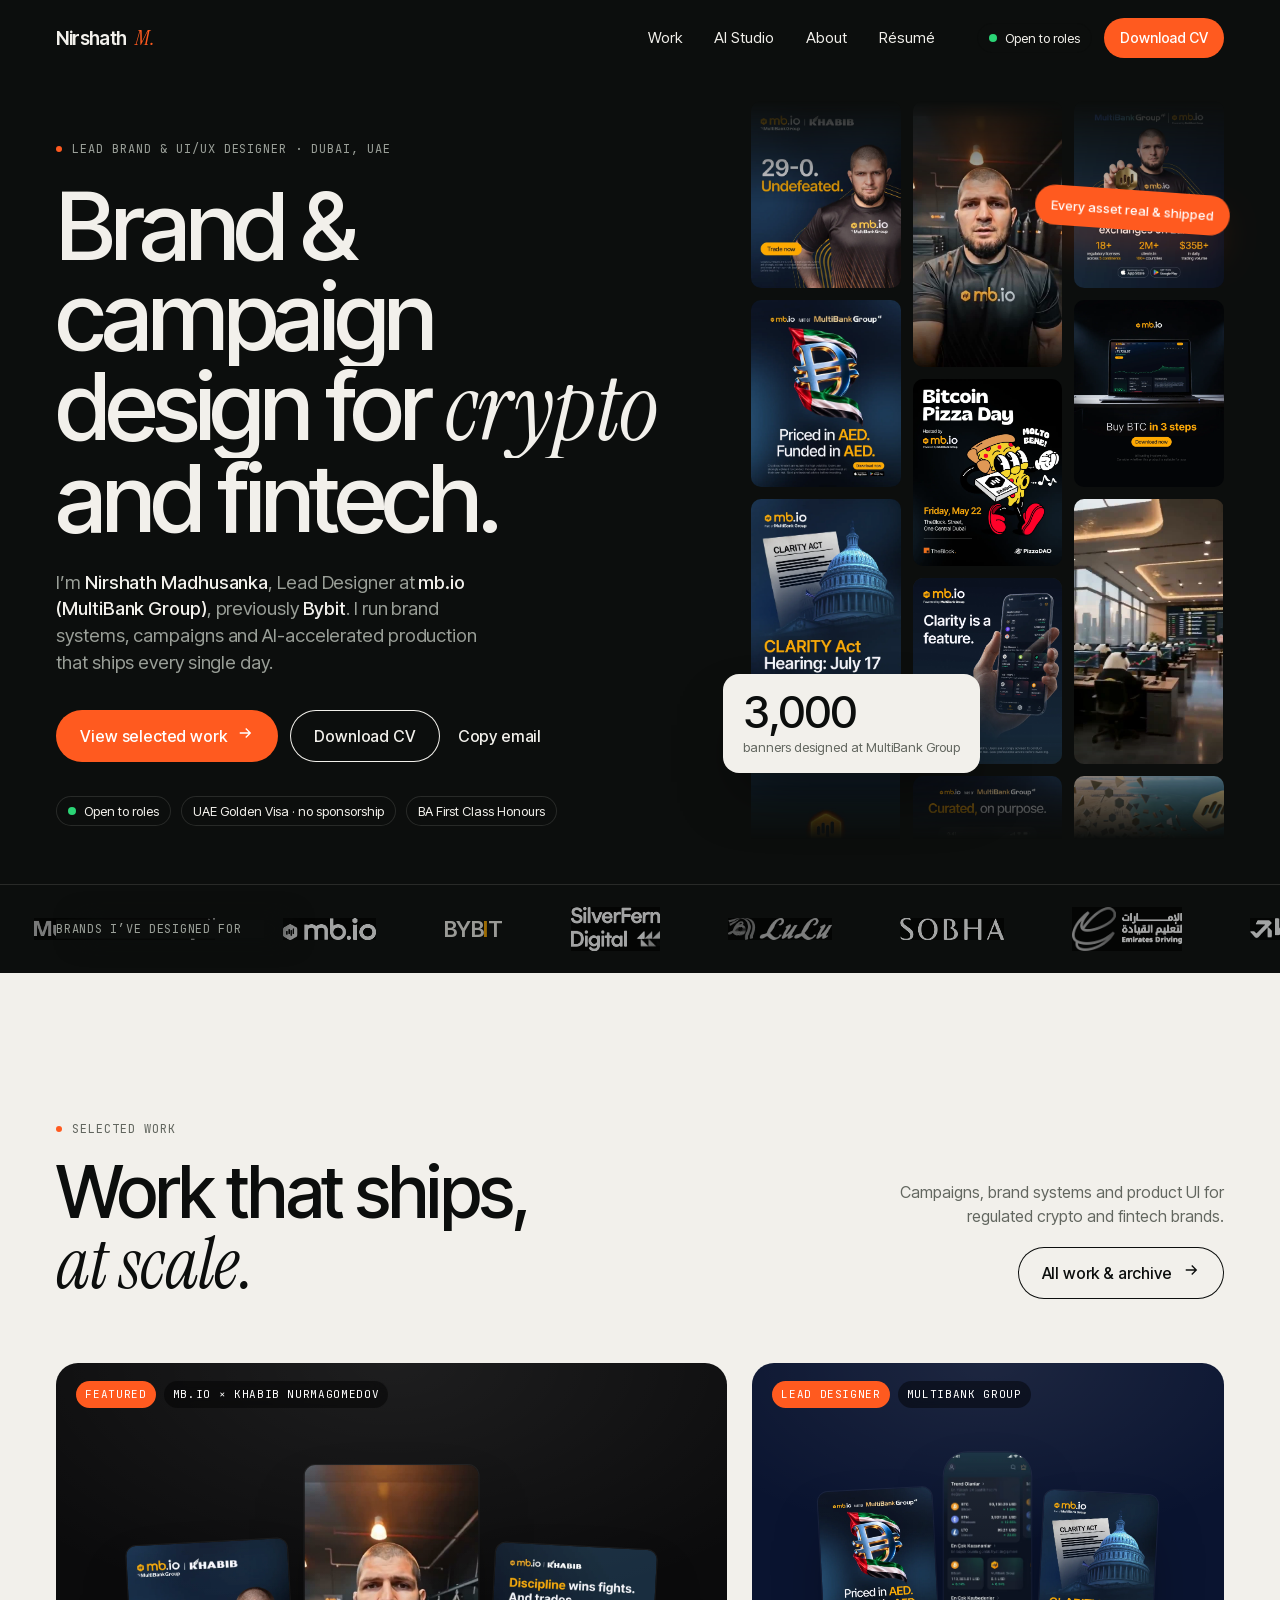
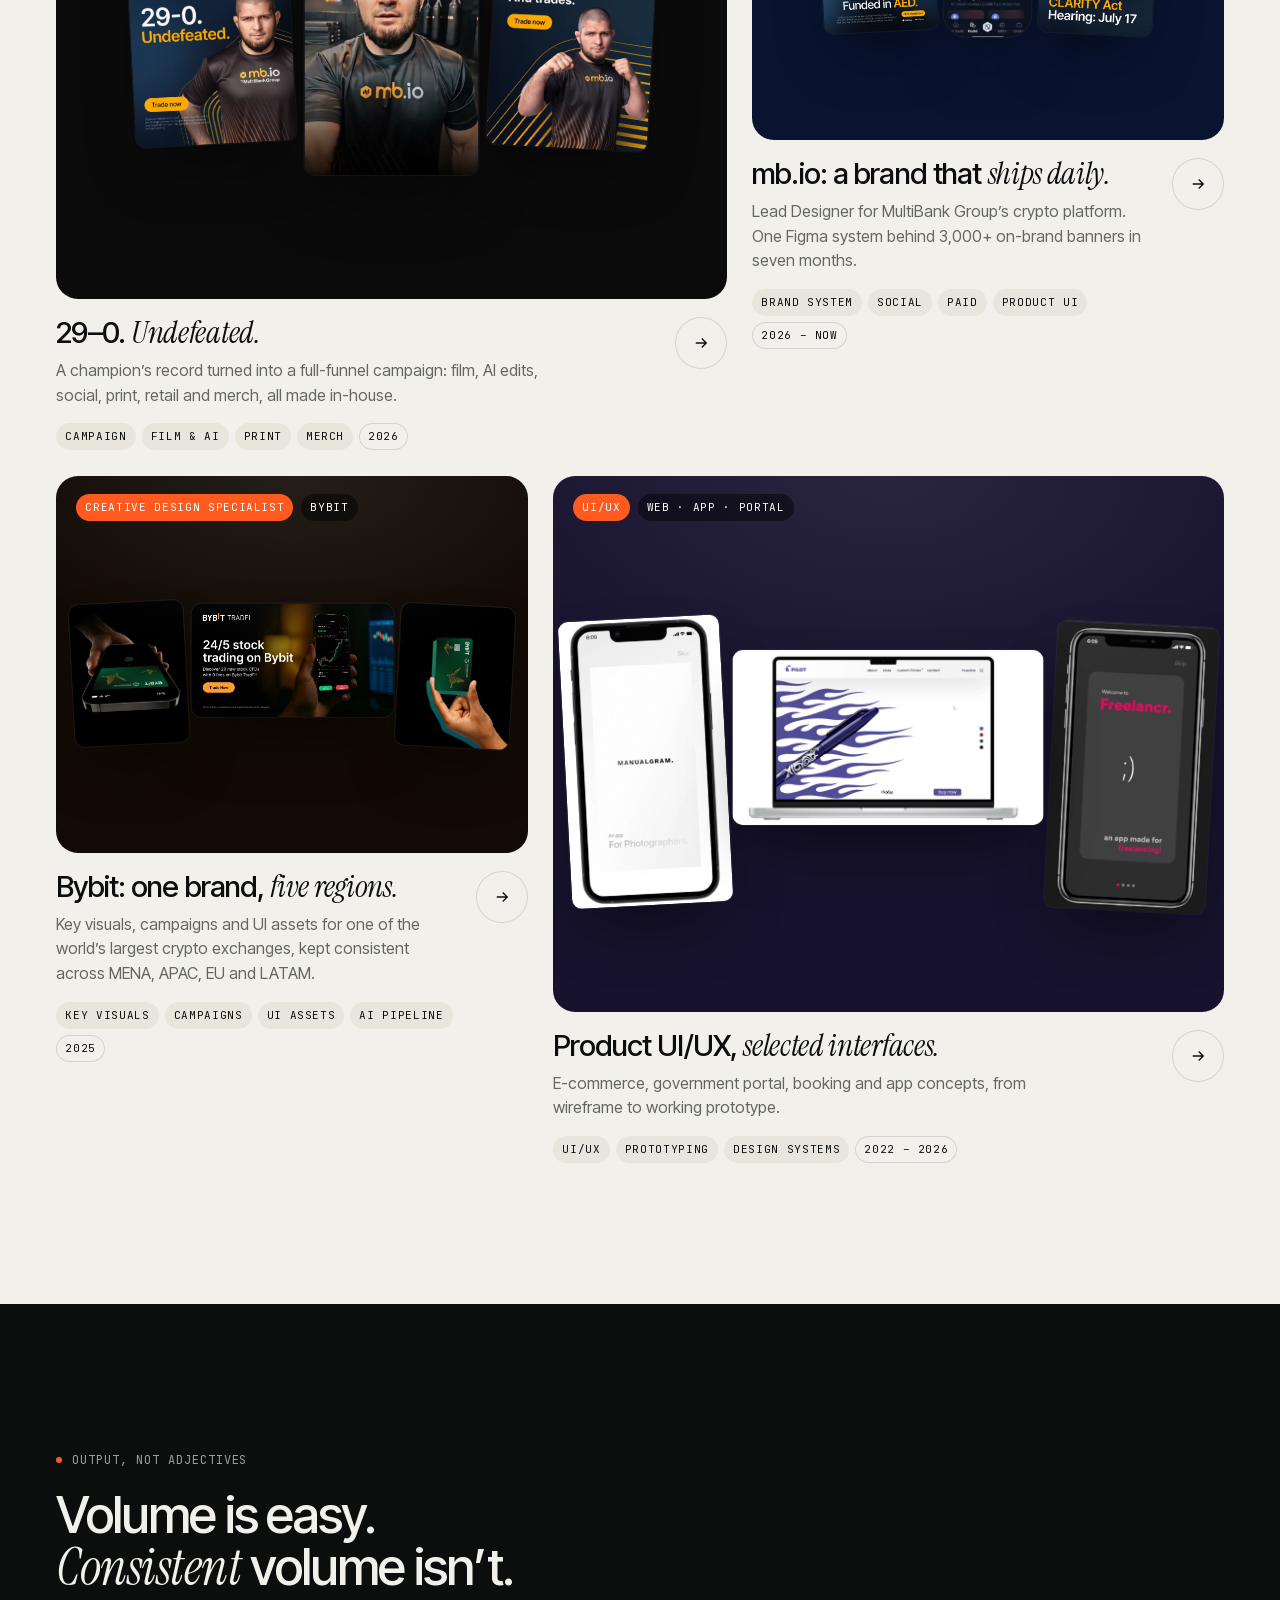
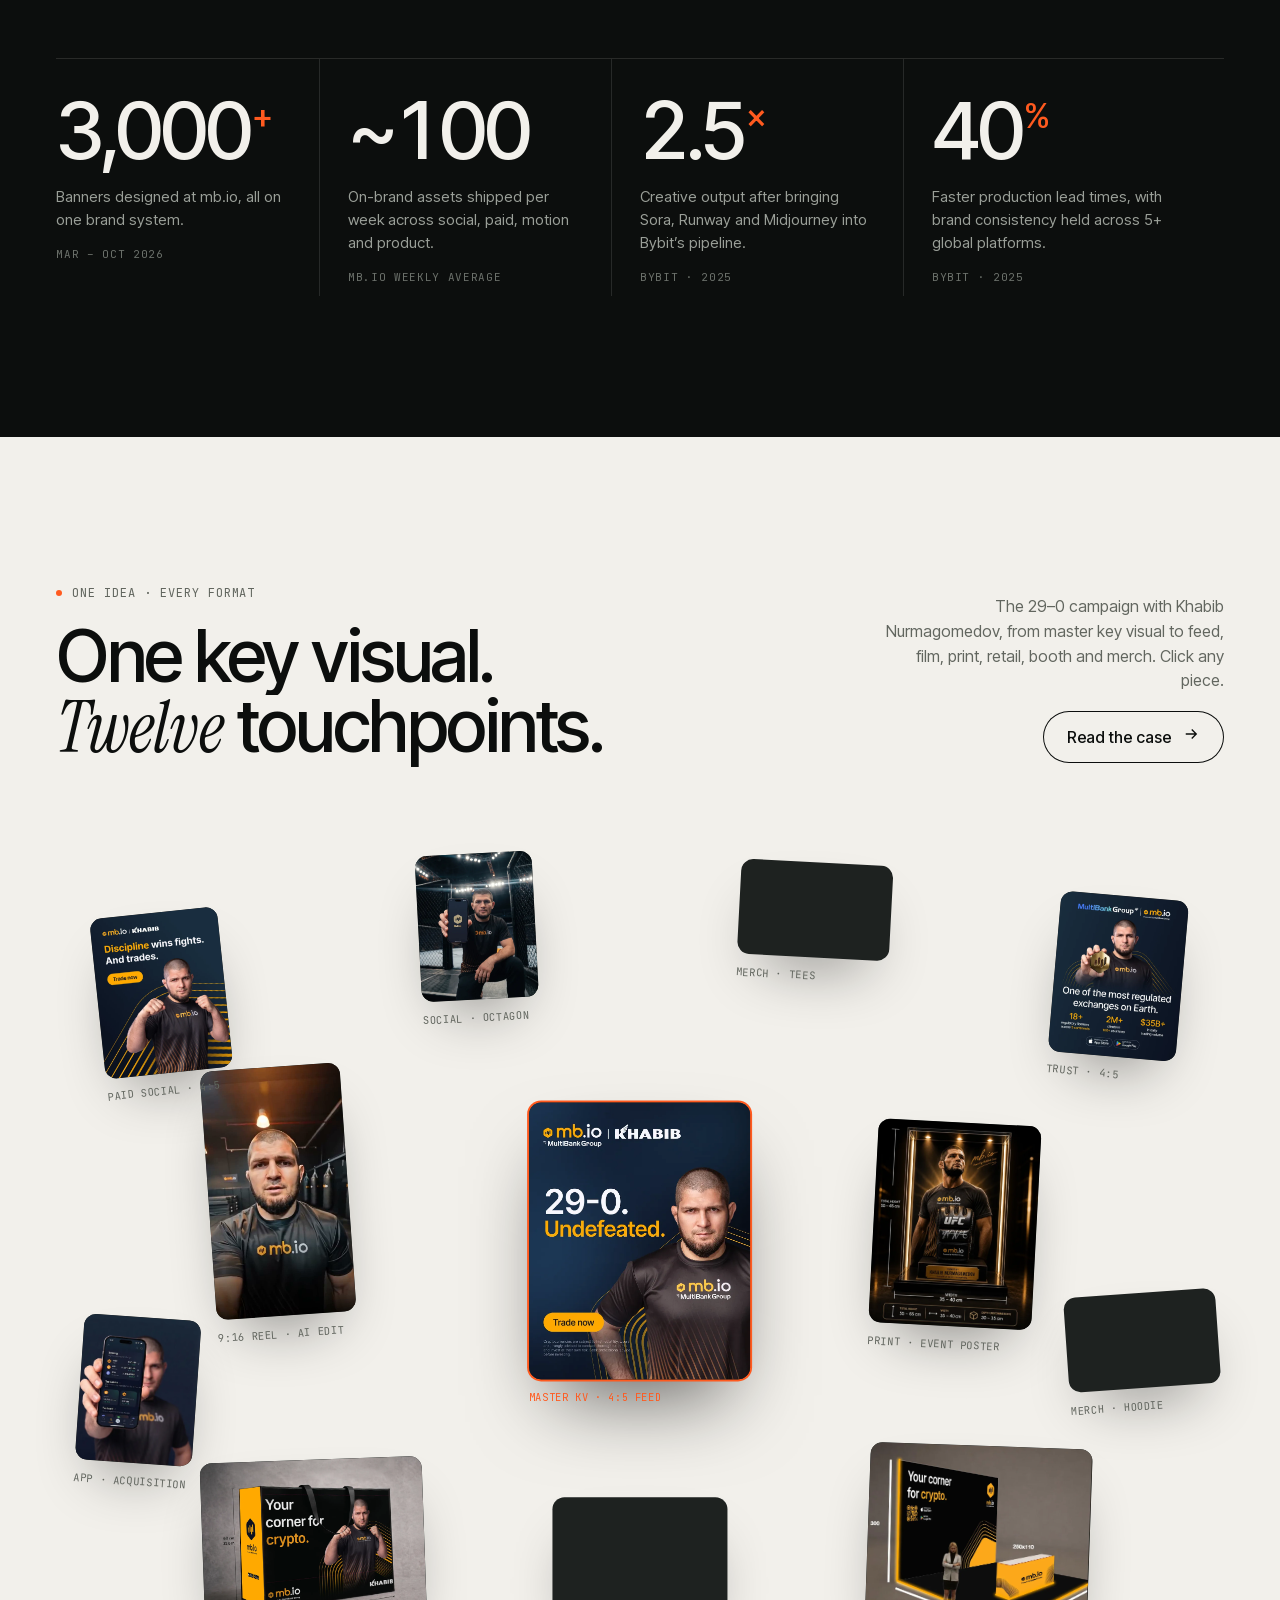
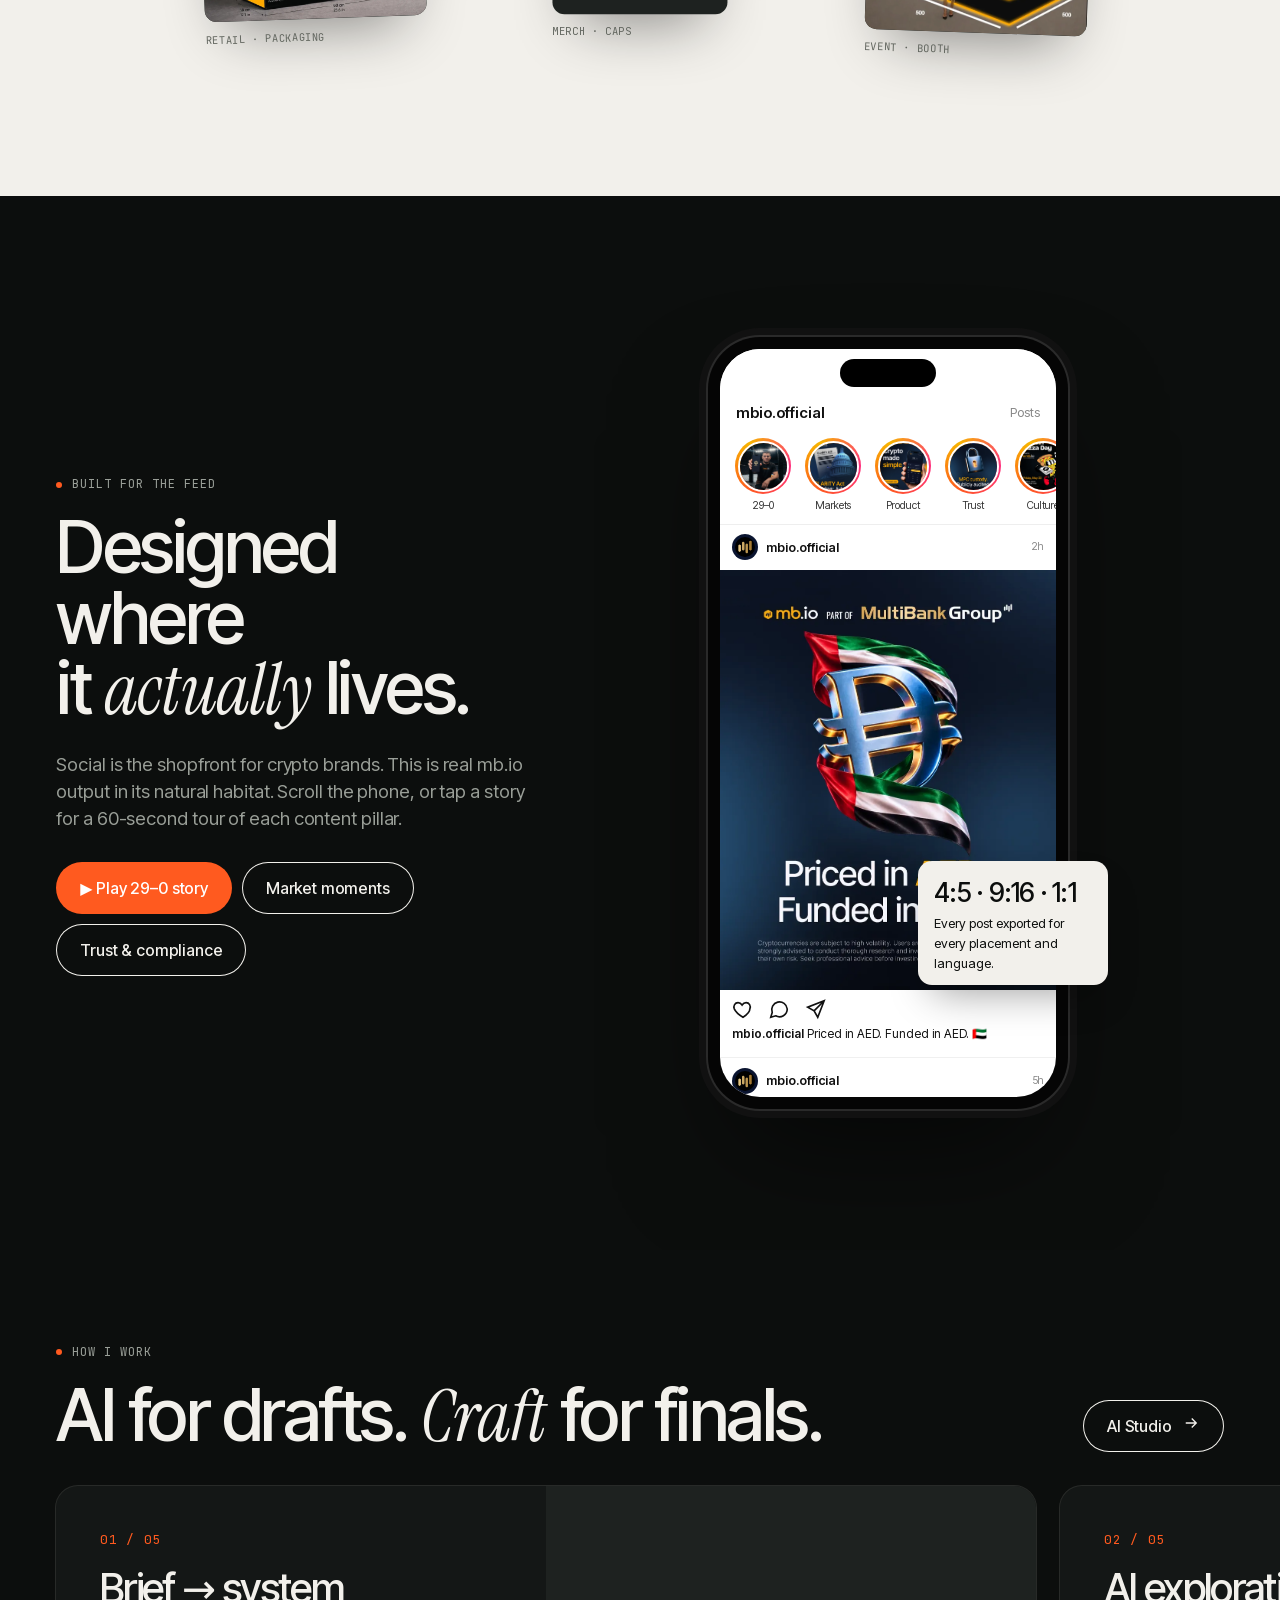
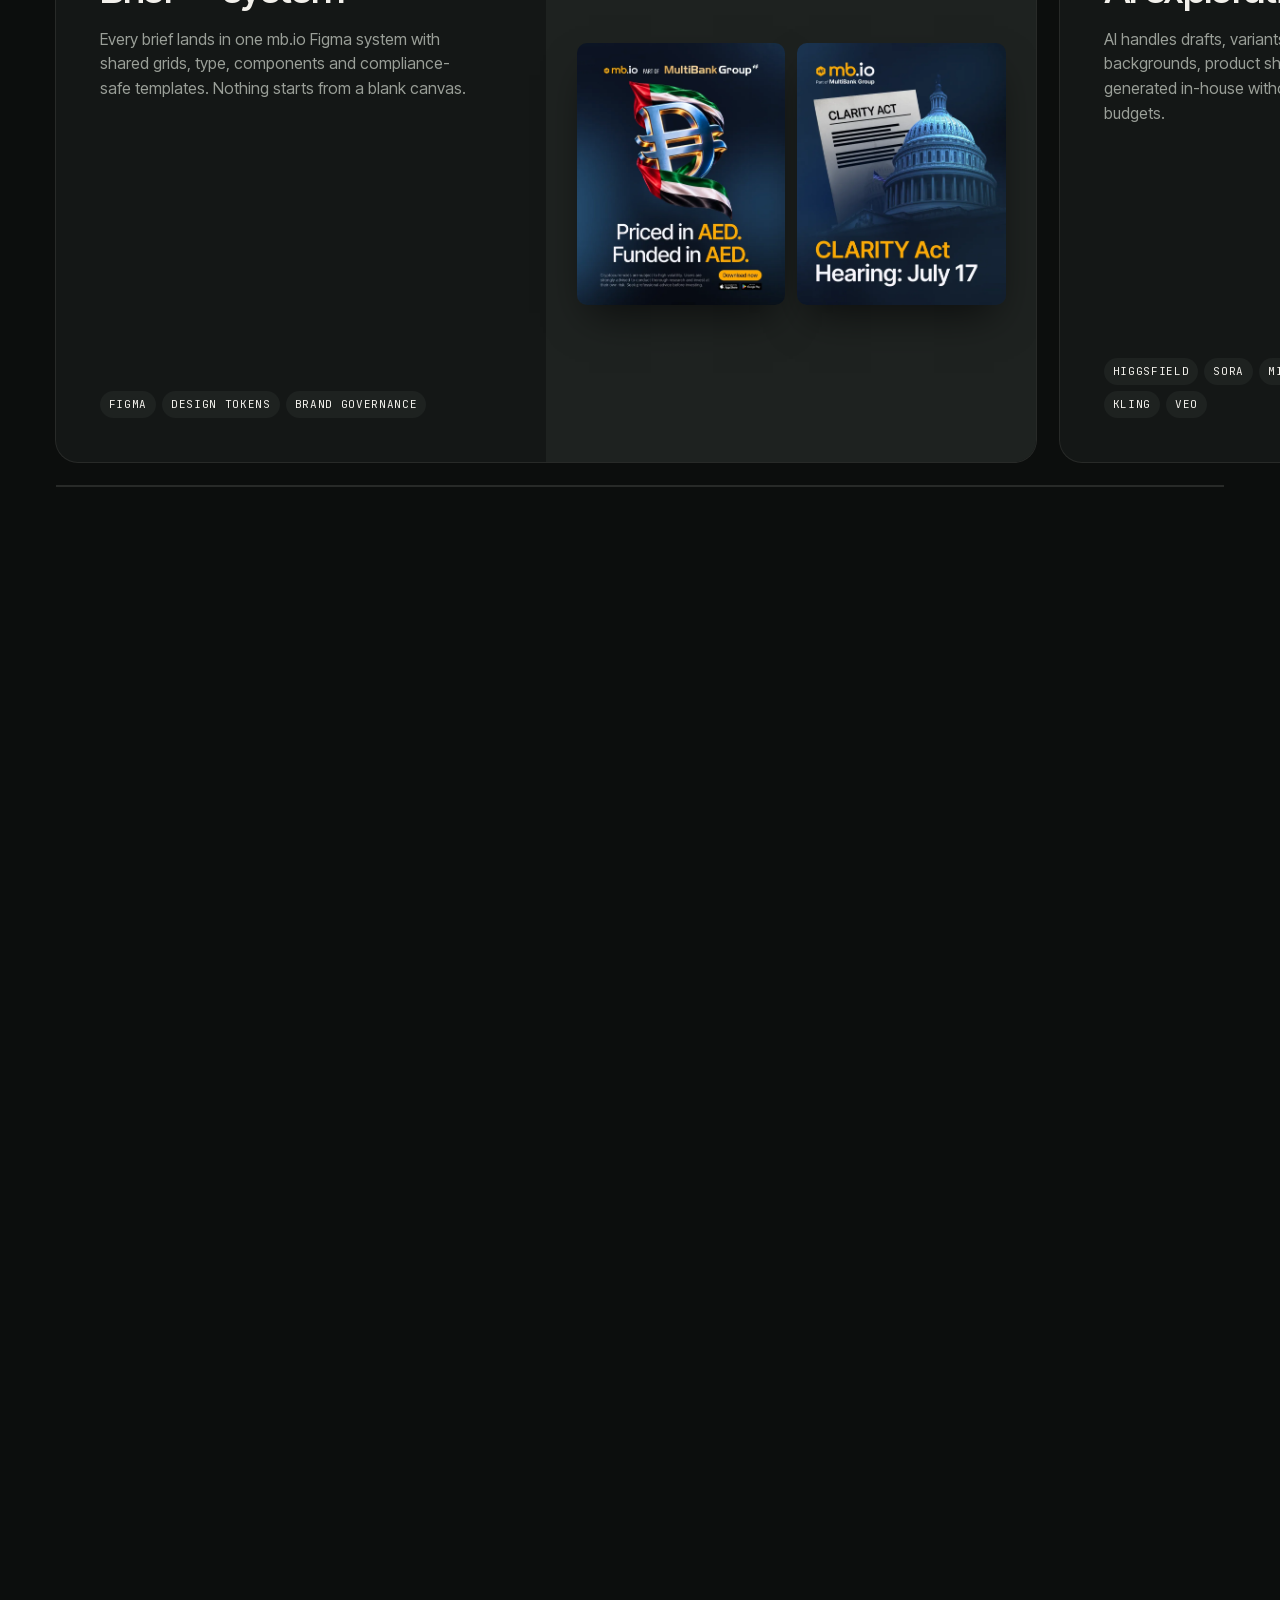
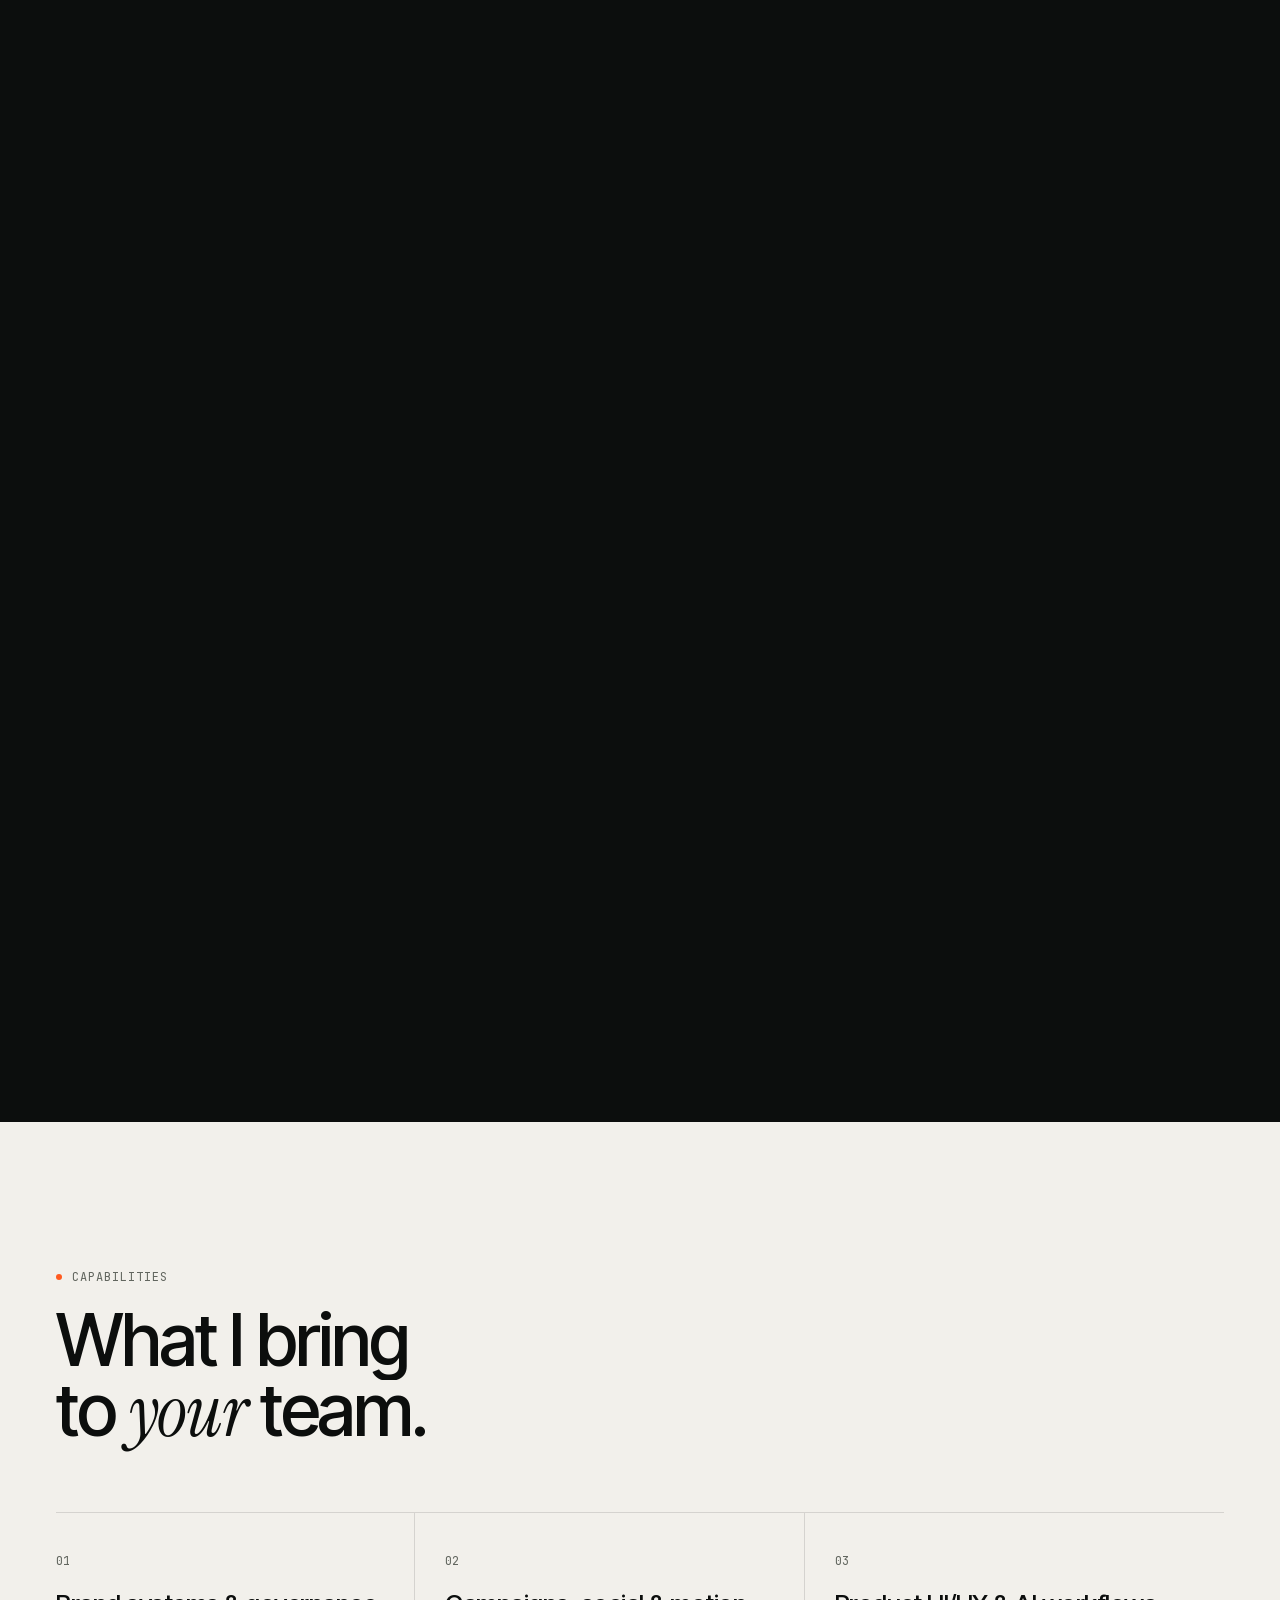
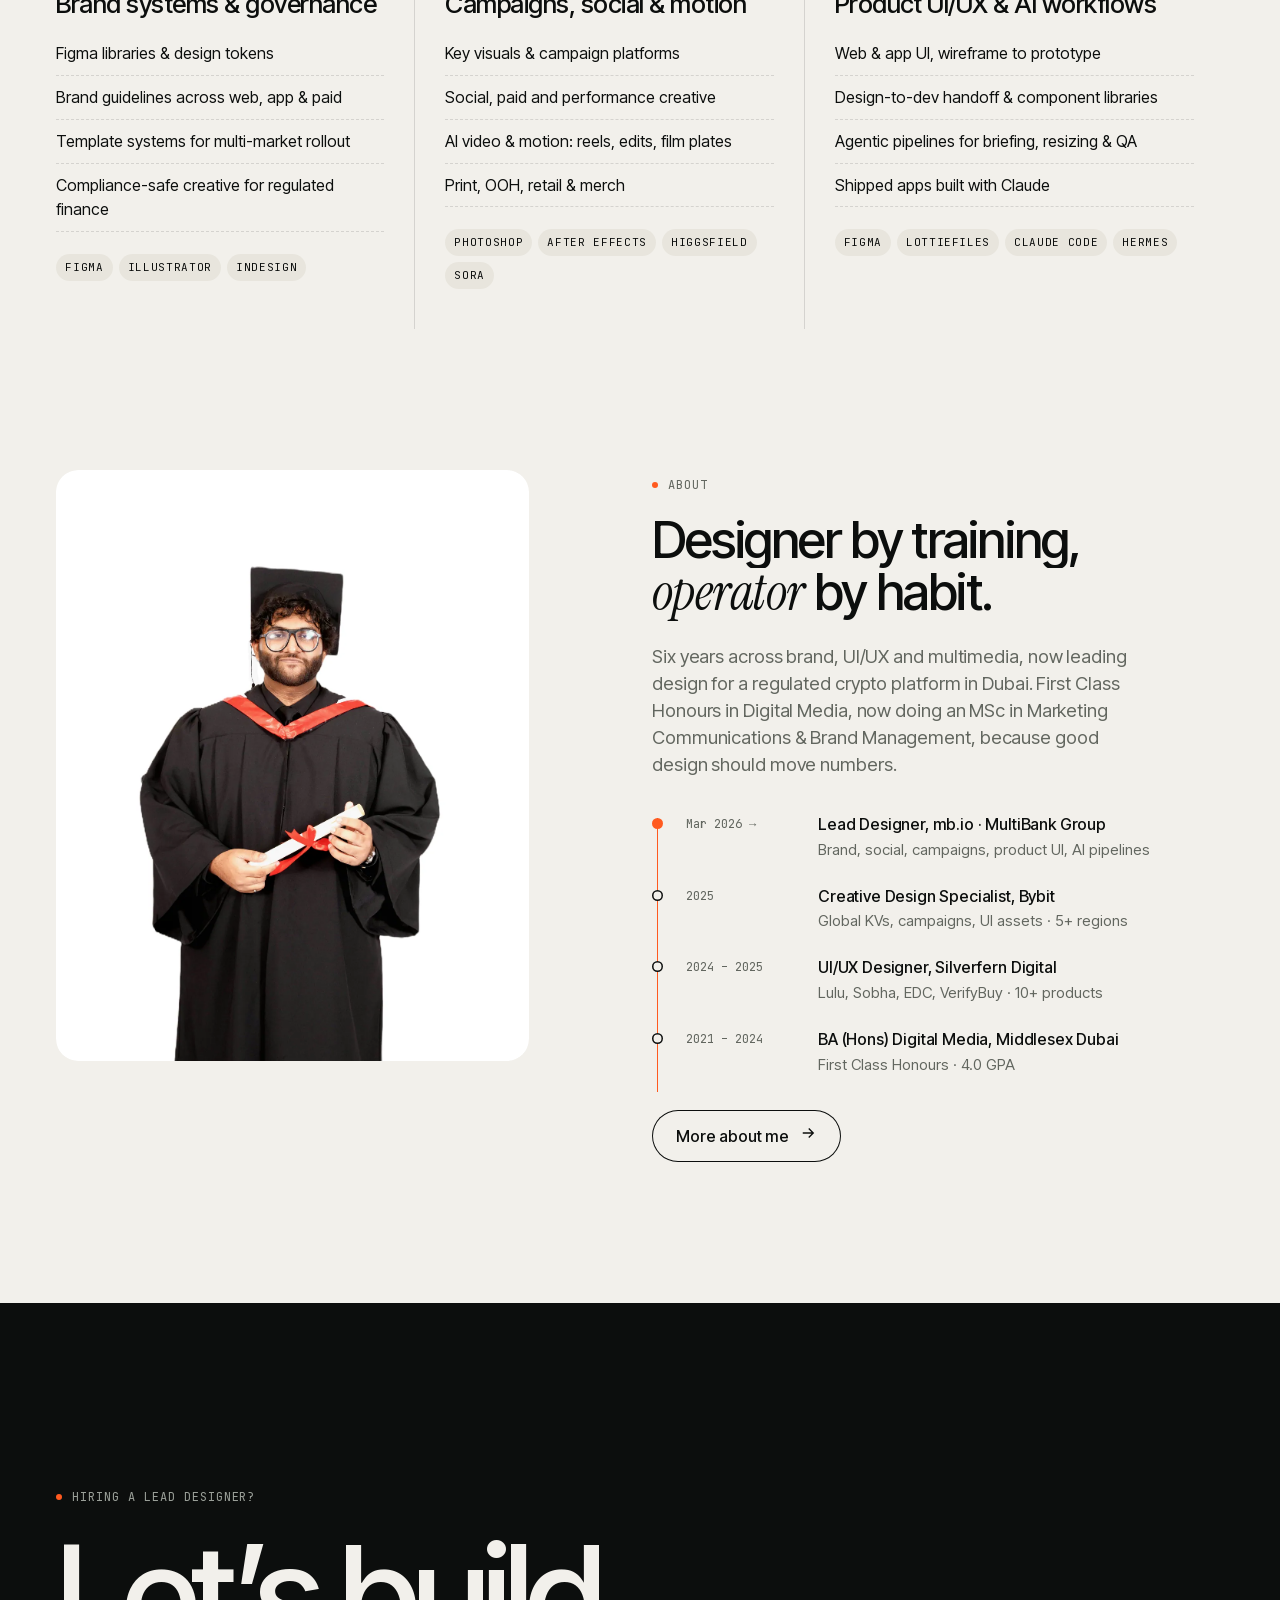
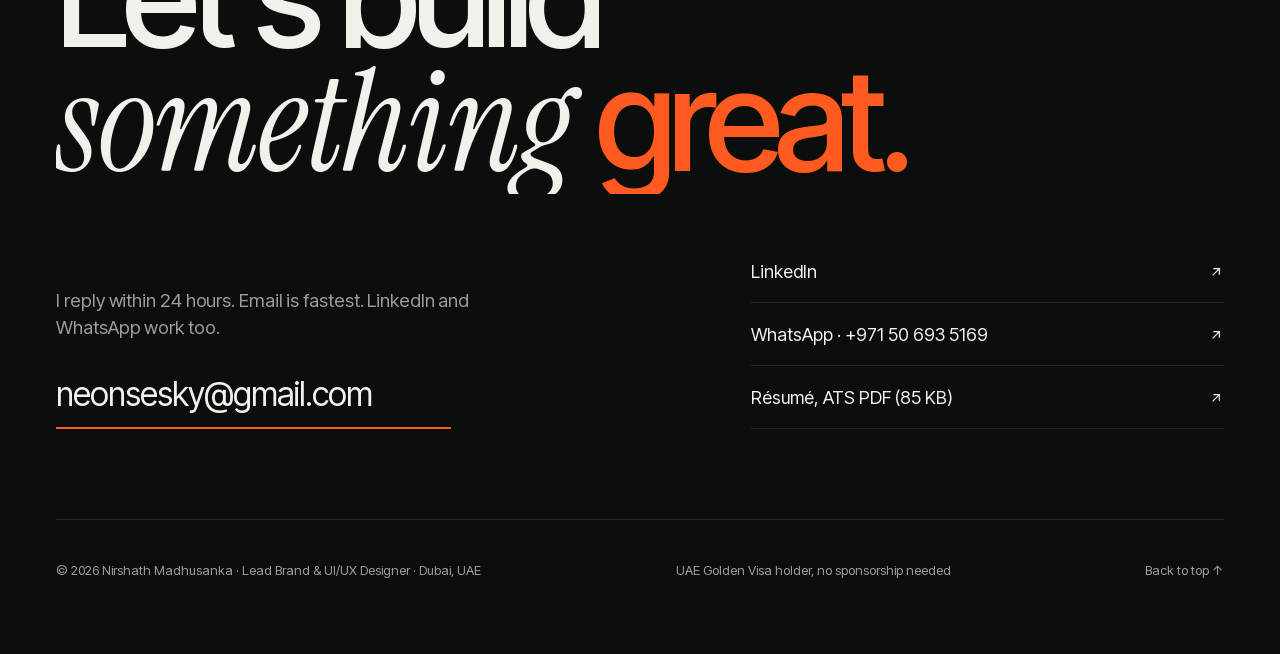
<file: index.html>
<!doctype html>
<html lang="en">
<head>
<meta charset="utf-8">
<meta name="viewport" content="width=device-width,initial-scale=1,viewport-fit=cover">
<title>Nirshath Madhusanka · Lead Brand &amp; UI/UX Designer, Dubai</title>
<meta name="description" content="Lead Designer at mb.io (MultiBank Group), previously Bybit. Brand systems, campaigns, social, motion and product UI for crypto &amp; fintech, with 3,000+ banners designed.">
<meta name="theme-color" content="#0C0E0D">
<meta property="og:type" content="website">
<meta property="og:title" content="Nirshath Madhusanka · Lead Brand &amp; UI/UX Designer, Dubai">
<meta property="og:description" content="Lead Designer at mb.io (MultiBank Group), previously Bybit. Brand systems, campaigns, social, motion and product UI for crypto &amp; fintech, with 3,000+ banners designed.">
<meta property="og:image" content="assets/og.jpg">
<meta name="twitter:card" content="summary_large_image">
<link rel="icon" href="assets/favicon.svg" type="image/svg+xml">
<link rel="preload" href="assets/fonts/InterTight-500-normal.woff2" as="font" type="font/woff2" crossorigin>
<link rel="stylesheet" href="assets/css/site.css">
<script type="application/ld+json">{"@context": "https://schema.org", "@type": "Person", "name": "Nirshath Madhusanka", "jobTitle": "Lead Brand & UI/UX Designer", "worksFor": {"@type": "Organization", "name": "MultiBank Group (mb.io)"}, "address": {"@type": "PostalAddress", "addressLocality": "Dubai", "addressCountry": "AE"}, "email": "neonsesky@gmail.com", "sameAs": ["https://www.linkedin.com/in/nirshath/"]}</script>
</head>
<body>
<a class="sr-only" href="#main">Skip to content</a>
<header class="nav">
  <div class="wrap nav__in">
    <a class="nav__logo" href="index.html" aria-label="Nirshath Madhusanka, home">Nirshath<span class="serif">M.</span></a>
    <nav class="nav__links" aria-label="Primary"><a href="work.html">Work</a><a href="ai.html">AI Studio</a><a href="about.html">About</a><a href="resume.html">Résumé</a></nav>
    <div class="nav__cta">
      <span class="pill nav__status"><i class="dot"></i>Open to roles</span>
      <a class="btn btn--accent btn--sm" href="assets/files/Nirshath-Madhusanka-CV-ATS.pdf" download>Download CV</a>
      <button class="nav__burger" aria-label="Menu" aria-expanded="false"><span></span></button>
    </div>
  </div>
</header>
<div class="menu" aria-label="Menu">
  <a class="big" href="index.html">Home</a><a class="big" href="work.html">Work</a><a class="big" href="ai.html">AI Studio</a><a class="big" href="about.html">About</a><a class="big" href="resume.html">Résumé</a>
  <div class="row"><a class="btn btn--accent" href="assets/files/Nirshath-Madhusanka-CV-ATS.pdf" download>Download CV</a><button class="btn btn--line" data-copy>Copy email</button></div>
</div>
<main id="main">

<section class="dark hero">
  <div class="wrap hero__grid">
    <div class="hero__copy">
      <span class="eyebrow rv">Lead Brand &amp; UI/UX Designer · Dubai, UAE</span>
      <h1 class="display split"><span class="ln"><span>Brand &amp; campaign</span></span><span class="ln"><span>design for <span class="serif">crypto</span></span></span><span class="ln"><span>and fintech.</span></span></h1>
      <p class="lead rv rv-d2">I’m <b style="color:var(--paper);font-weight:500">Nirshath Madhusanka</b>, Lead Designer at <b style="color:var(--paper);font-weight:500">mb.io (MultiBank Group)</b>, previously <b style="color:var(--paper);font-weight:500">Bybit</b>. I run brand systems, campaigns and AI-accelerated production that ships every single day.</p>
      <div class="hero__ctas rv rv-d3">
        <a class="btn btn--accent" href="work.html">View selected work <span class="arr"><svg width="18" height="18" viewBox="0 0 24 24" fill="none" stroke="currentColor" stroke-width="1.8" aria-hidden="true"><path d="M5 12h14M13 6l6 6-6 6"/></svg></span></a>
        <a class="btn btn--line" href="assets/files/Nirshath-Madhusanka-CV-ATS.pdf" download>Download CV</a>
        <button class="btn btn--ghost" data-copy>Copy email</button>
      </div>
      <div class="hero__facts rv rv-d4">
        <span class="pill"><i class="dot"></i>Open to roles</span>
        <span class="pill">UAE Golden Visa · no sponsorship</span>
        <span class="pill">BA First Class Honours</span>
      </div>
    </div>
    <div class="hero__wall rv rv-d2" aria-label="A wall of shipped creatives">
      <div class="wall"><div class="wall__col"><div class="wall__item"><img src="assets/img/02ae95_ae9f9ee519a64780a805fca706f5983c.webp" alt="mb.io creative" width="877" height="1100" loading=lazy decoding=async></div><div class="wall__item"><img src="assets/img/02ae95_7be0509f4a33416bb7d4967118e075a1.webp" alt="mb.io creative" width="877" height="1100" loading=lazy decoding=async></div><div class="wall__item"><img src="assets/img/02ae95_0133b6dd12a94e57b29feb9f3d880ee1.webp" alt="mb.io creative" width="877" height="1100" loading=lazy decoding=async></div><div class="wall__item tall"><video data-src="assets/v/73cbb6.mp4" poster="assets/v/73cbb6.jpg" muted loop playsinline preload="none" data-autoplay aria-label=""></video></div><div class="wall__item"><img src="assets/img/847f3b_4e7479c3c6e18fc87a580db307992138.webp" alt="mb.io creative" width="1080" height="1355" loading=lazy decoding=async></div><div class="wall__item"><img src="assets/img/7111f2_32de1209b729ace0df89f6ccd46cbff8.webp" alt="mb.io creative" width="1080" height="1355" loading=lazy decoding=async></div><div class="wall__item"><img src="assets/img/6f1793_9a13e187b8349aa20085dd571b4dd8dd.webp" alt="mb.io creative" width="1080" height="1355" loading=lazy decoding=async></div><div class="wall__item"><img aria-hidden=true src="assets/img/02ae95_ae9f9ee519a64780a805fca706f5983c.webp" alt="mb.io creative" width="877" height="1100" loading=lazy decoding=async></div><div class="wall__item"><img aria-hidden=true src="assets/img/02ae95_7be0509f4a33416bb7d4967118e075a1.webp" alt="mb.io creative" width="877" height="1100" loading=lazy decoding=async></div><div class="wall__item"><img aria-hidden=true src="assets/img/02ae95_0133b6dd12a94e57b29feb9f3d880ee1.webp" alt="mb.io creative" width="877" height="1100" loading=lazy decoding=async></div><div class="wall__item tall"><video data-src="assets/v/73cbb6.mp4" poster="assets/v/73cbb6.jpg" muted loop playsinline preload="none" data-autoplay aria-label=""></video></div><div class="wall__item"><img aria-hidden=true src="assets/img/847f3b_4e7479c3c6e18fc87a580db307992138.webp" alt="mb.io creative" width="1080" height="1355" loading=lazy decoding=async></div><div class="wall__item"><img aria-hidden=true src="assets/img/7111f2_32de1209b729ace0df89f6ccd46cbff8.webp" alt="mb.io creative" width="1080" height="1355" loading=lazy decoding=async></div><div class="wall__item"><img aria-hidden=true src="assets/img/6f1793_9a13e187b8349aa20085dd571b4dd8dd.webp" alt="mb.io creative" width="1080" height="1355" loading=lazy decoding=async></div></div><div class="wall__col"><div class="wall__item tall"><video data-src="assets/v/cd34fd.mp4" poster="assets/v/cd34fd.jpg" muted loop playsinline preload="none" data-autoplay aria-label=""></video></div><div class="wall__item"><img src="assets/img/12123b_12249c25426b8ff7a50eca059cbbe0b9.webp" alt="mb.io creative" width="1080" height="1350" loading=lazy decoding=async></div><div class="wall__item"><img src="assets/img/bb5242_1abb2c5026e4d489b306f3f6763d98cb.webp" alt="mb.io creative" width="1080" height="1350" loading=lazy decoding=async></div><div class="wall__item"><img src="assets/img/3d1a29_73afbf4c952efdfef2488c5466f97071.webp" alt="mb.io creative" width="1080" height="1355" loading=lazy decoding=async></div><div class="wall__item tall"><video data-src="assets/v/aee33f.mp4" poster="assets/v/aee33f.jpg" muted loop playsinline preload="none" data-autoplay aria-label=""></video></div><div class="wall__item"><img src="assets/img/02ae95_2e8f1bcc918d4be6b4332568a418cec1.webp" alt="mb.io creative" width="880" height="1100" loading=lazy decoding=async></div><div class="wall__item"><img src="assets/img/02ae95_5e36b820e2814aa8946b8089c430f183.webp" alt="mb.io creative" width="880" height="1100" loading=lazy decoding=async></div><div class="wall__item tall"><video data-src="assets/v/cd34fd.mp4" poster="assets/v/cd34fd.jpg" muted loop playsinline preload="none" data-autoplay aria-label=""></video></div><div class="wall__item"><img aria-hidden=true src="assets/img/12123b_12249c25426b8ff7a50eca059cbbe0b9.webp" alt="mb.io creative" width="1080" height="1350" loading=lazy decoding=async></div><div class="wall__item"><img aria-hidden=true src="assets/img/bb5242_1abb2c5026e4d489b306f3f6763d98cb.webp" alt="mb.io creative" width="1080" height="1350" loading=lazy decoding=async></div><div class="wall__item"><img aria-hidden=true src="assets/img/3d1a29_73afbf4c952efdfef2488c5466f97071.webp" alt="mb.io creative" width="1080" height="1355" loading=lazy decoding=async></div><div class="wall__item tall"><video data-src="assets/v/aee33f.mp4" poster="assets/v/aee33f.jpg" muted loop playsinline preload="none" data-autoplay aria-label=""></video></div><div class="wall__item"><img aria-hidden=true src="assets/img/02ae95_2e8f1bcc918d4be6b4332568a418cec1.webp" alt="mb.io creative" width="880" height="1100" loading=lazy decoding=async></div><div class="wall__item"><img aria-hidden=true src="assets/img/02ae95_5e36b820e2814aa8946b8089c430f183.webp" alt="mb.io creative" width="880" height="1100" loading=lazy decoding=async></div></div><div class="wall__col"><div class="wall__item"><img src="assets/img/02ae95_f722fce714924f31b3efb70078e084ed.webp" alt="mb.io creative" width="880" height="1100" loading=lazy decoding=async></div><div class="wall__item"><img src="assets/img/def9ea_8c5148ee1cc11e784fec7fe36c9f69e6.webp" alt="mb.io creative" width="1080" height="1350" loading=lazy decoding=async></div><div class="wall__item tall"><video data-src="assets/v/dd9e99.mp4" poster="assets/v/dd9e99.jpg" muted loop playsinline preload="none" data-autoplay aria-label=""></video></div><div class="wall__item"><img src="assets/img/4fd7a7_88b9f3a2dda15af442858ad951d4a030.webp" alt="mb.io creative" width="1600" height="900" loading=lazy decoding=async></div><div class="wall__item"><img src="assets/img/02ae95_ce149796893c418ba8e7d6a52ba36a52.webp" alt="mb.io creative" width="880" height="1100" loading=lazy decoding=async></div><div class="wall__item"><img src="assets/img/02ae95_de7cfcf5b1f14f1cac0915714d557712.webp" alt="mb.io creative" width="880" height="1100" loading=lazy decoding=async></div><div class="wall__item"><img src="assets/img/02ae95_8b8d662f02f4430d9684aff861ad2c2d.webp" alt="mb.io creative" width="880" height="1100" loading=lazy decoding=async></div><div class="wall__item"><img aria-hidden=true src="assets/img/02ae95_f722fce714924f31b3efb70078e084ed.webp" alt="mb.io creative" width="880" height="1100" loading=lazy decoding=async></div><div class="wall__item"><img aria-hidden=true src="assets/img/def9ea_8c5148ee1cc11e784fec7fe36c9f69e6.webp" alt="mb.io creative" width="1080" height="1350" loading=lazy decoding=async></div><div class="wall__item tall"><video data-src="assets/v/dd9e99.mp4" poster="assets/v/dd9e99.jpg" muted loop playsinline preload="none" data-autoplay aria-label=""></video></div><div class="wall__item"><img aria-hidden=true src="assets/img/4fd7a7_88b9f3a2dda15af442858ad951d4a030.webp" alt="mb.io creative" width="1600" height="900" loading=lazy decoding=async></div><div class="wall__item"><img aria-hidden=true src="assets/img/02ae95_ce149796893c418ba8e7d6a52ba36a52.webp" alt="mb.io creative" width="880" height="1100" loading=lazy decoding=async></div><div class="wall__item"><img aria-hidden=true src="assets/img/02ae95_de7cfcf5b1f14f1cac0915714d557712.webp" alt="mb.io creative" width="880" height="1100" loading=lazy decoding=async></div><div class="wall__item"><img aria-hidden=true src="assets/img/02ae95_8b8d662f02f4430d9684aff861ad2c2d.webp" alt="mb.io creative" width="880" height="1100" loading=lazy decoding=async></div></div></div>
      <div class="hero__counter"><b data-count="3000" data-dur="2200">0</b><span>banners designed at MultiBank Group</span></div>
      <div class="hero__badge">Every asset real &amp; shipped</div>
    </div>
  </div>
  <div class="marquee" aria-label="Brands I've designed for">
    <span class="marquee__label mono" style="color:var(--muted-d)">Brands I’ve designed for</span>
    <div class="marquee__track"><div class="marquee__item"><img src="assets/logo/f5cd42.webp" alt="MultiBank Group" loading="lazy" class="wide"></div><div class="marquee__item"><img src="assets/logo/1f157f.webp" alt="mb.io" loading="lazy" class="wide"></div><div class="marquee__item"><span class="wordmark" aria-label="Bybit">BYB<span style="color:#F7A600">I</span>T</span></div><div class="marquee__item"><img src="assets/logo/16a491.webp" alt="Silverfern Digital" loading="lazy"></div><div class="marquee__item"><img src="assets/logo/7f2741.webp" alt="LuLu" loading="lazy" class="wide"></div><div class="marquee__item"><img src="assets/logo/4010c5.webp" alt="Sobha" loading="lazy" class="wide"></div><div class="marquee__item"><img src="assets/logo/e9cc67.webp" alt="Emirates Driving Company" loading="lazy"></div><div class="marquee__item"><img src="assets/logo/47871f.webp" alt="VerifyBuy" loading="lazy" class="wide"></div><div class="marquee__item"><img src="assets/logo/a56fe2.webp" alt="Learners Point Academy" loading="lazy"></div><div class="marquee__item"><img src="assets/logo/81ee22.webp" alt="Al Noor" loading="lazy" class="wide"></div><div class="marquee__item"><img src="assets/logo/a3f42d.webp" alt="ReCook" loading="lazy" class="wide"></div><div class="marquee__item"><img src="assets/logo/406de4.webp" alt="Stay by Latinem" loading="lazy"></div><div class="marquee__item"><img src="assets/logo/c4f86e.webp" alt="YP Club" loading="lazy"></div><div class="marquee__item"><img src="assets/logo/f6f0cf.webp" alt="Growth Partners" loading="lazy"></div><div class="marquee__item"><img src="assets/logo/3dca83.webp" alt="Sidefix" loading="lazy" class="wide"></div><div class="marquee__item"><img src="assets/logo/f5cd42.webp" alt="MultiBank Group" loading="lazy" class="wide"></div><div class="marquee__item"><img src="assets/logo/1f157f.webp" alt="mb.io" loading="lazy" class="wide"></div><div class="marquee__item"><span class="wordmark" aria-label="Bybit">BYB<span style="color:#F7A600">I</span>T</span></div><div class="marquee__item"><img src="assets/logo/16a491.webp" alt="Silverfern Digital" loading="lazy"></div><div class="marquee__item"><img src="assets/logo/7f2741.webp" alt="LuLu" loading="lazy" class="wide"></div><div class="marquee__item"><img src="assets/logo/4010c5.webp" alt="Sobha" loading="lazy" class="wide"></div><div class="marquee__item"><img src="assets/logo/e9cc67.webp" alt="Emirates Driving Company" loading="lazy"></div><div class="marquee__item"><img src="assets/logo/47871f.webp" alt="VerifyBuy" loading="lazy" class="wide"></div><div class="marquee__item"><img src="assets/logo/a56fe2.webp" alt="Learners Point Academy" loading="lazy"></div><div class="marquee__item"><img src="assets/logo/81ee22.webp" alt="Al Noor" loading="lazy" class="wide"></div><div class="marquee__item"><img src="assets/logo/a3f42d.webp" alt="ReCook" loading="lazy" class="wide"></div><div class="marquee__item"><img src="assets/logo/406de4.webp" alt="Stay by Latinem" loading="lazy"></div><div class="marquee__item"><img src="assets/logo/c4f86e.webp" alt="YP Club" loading="lazy"></div><div class="marquee__item"><img src="assets/logo/f6f0cf.webp" alt="Growth Partners" loading="lazy"></div><div class="marquee__item"><img src="assets/logo/3dca83.webp" alt="Sidefix" loading="lazy" class="wide"></div></div>
  </div>
</section>

<section class="sec">
  <div class="wrap">
    <div class="sec-head">
      <div class="l"><span class="eyebrow rv">Selected work</span><h2 class="h1 split"><span class="ln"><span>Work that ships,</span></span><span class="ln"><span><span class="serif">at scale.</span></span></span></h2></div>
      <div class="r rv"><p class="muted" style="max-width:34ch;margin-bottom:18px">Campaigns, brand systems and product UI for regulated crypto and fintech brands.</p><a class="btn btn--line" href="work.html">All work &amp; archive <span class="arr"><svg width="18" height="18" viewBox="0 0 24 24" fill="none" stroke="currentColor" stroke-width="1.8" aria-hidden="true"><path d="M5 12h14M13 6l6 6-6 6"/></svg></span></a></div>
    </div>
    <div class="cases"><a class="case case--wide rv" href="work/khabib-29-0.html" data-hover data-cursor="View case">
  <div class="case__media" style="--bg:#0B0B0C"><div class="case__client"><span class="tag hot">Featured</span><span class="tag">mb.io × Khabib Nurmagomedov</span></div><div class="collage"><div class="c-45"><img src="assets/img/02ae95_ae9f9ee519a64780a805fca706f5983c.webp" alt="" width="877" height="1100" loading=lazy decoding=async></div><div class="c-916"><video data-src="assets/v/cd34fd.mp4" poster="assets/v/cd34fd.jpg" muted loop playsinline preload="none" aria-label=""></video></div><div class="c-45"><img src="assets/img/02ae95_de7cfcf5b1f14f1cac0915714d557712.webp" alt="" width="880" height="1100" loading=lazy decoding=async></div></div></div>
  <div class="case__meta">
    <div>
      <h3 class="case__title">29–0. <span class="serif">Undefeated.</span></h3>
      <p class="case__desc">A champion’s record turned into a full-funnel campaign: film, AI edits, social, print, retail and merch, all made in-house.</p>
      <div class="case__tags"><span class="tag">Campaign</span><span class="tag">Film & AI</span><span class="tag">Print</span><span class="tag">Merch</span><span class="tag" style="background:none;box-shadow:inset 0 0 0 1px var(--line)">2026</span></div>
    </div>
    <span class="case__arrow"><svg width="18" height="18" viewBox="0 0 24 24" fill="none" stroke="currentColor" stroke-width="1.8" aria-hidden="true"><path d="M5 12h14M13 6l6 6-6 6"/></svg></span>
  </div>
</a><a class="case case--narrow rv" href="work/mbio.html" data-hover data-cursor="View case">
  <div class="case__media" style="--bg:#0A1430"><div class="case__client"><span class="tag hot">Lead Designer</span><span class="tag">MultiBank Group</span></div><div class="collage"><div class="c-45"><img src="assets/img/02ae95_7be0509f4a33416bb7d4967118e075a1.webp" alt="" width="877" height="1100" loading=lazy decoding=async></div><div class="c-phone"><img src="assets/img/02ae95_f8ccf3c3a453490cb390f673c788ea4a.webp" alt="" width="375" height="814" loading=lazy decoding=async></div><div class="c-45"><img src="assets/img/02ae95_0133b6dd12a94e57b29feb9f3d880ee1.webp" alt="" width="877" height="1100" loading=lazy decoding=async></div></div></div>
  <div class="case__meta">
    <div>
      <h3 class="case__title">mb.io: a brand that <span class="serif">ships daily.</span></h3>
      <p class="case__desc">Lead Designer for MultiBank Group’s crypto platform. One Figma system behind 3,000+ on-brand banners in seven months.</p>
      <div class="case__tags"><span class="tag">Brand system</span><span class="tag">Social</span><span class="tag">Paid</span><span class="tag">Product UI</span><span class="tag" style="background:none;box-shadow:inset 0 0 0 1px var(--line)">2026 – now</span></div>
    </div>
    <span class="case__arrow"><svg width="18" height="18" viewBox="0 0 24 24" fill="none" stroke="currentColor" stroke-width="1.8" aria-hidden="true"><path d="M5 12h14M13 6l6 6-6 6"/></svg></span>
  </div>
</a><a class="case case--narrow rv" href="work/bybit.html" data-hover data-cursor="View case">
  <div class="case__media" style="--bg:#120B05"><div class="case__client"><span class="tag hot">Creative Design Specialist</span><span class="tag">Bybit</span></div><div class="collage"><div class="c-45"><img src="assets/img/02ae95_bc3d6f12f1734c998a6edc1ef14fe106.webp" alt="" width="645" height="804" loading=lazy decoding=async></div><div class="c-169" style="width:46%"><img src="assets/img/02ae95_b75c3ad97efd46ba810506f216377a44.webp" alt="" width="1600" height="900" loading=lazy decoding=async></div><div class="c-45"><img src="assets/img/02ae95_25838ae6c76e4e7e870a3d91c3c15a92.webp" alt="" width="646" height="805" loading=lazy decoding=async></div></div></div>
  <div class="case__meta">
    <div>
      <h3 class="case__title">Bybit: one brand, <span class="serif">five regions.</span></h3>
      <p class="case__desc">Key visuals, campaigns and UI assets for one of the world’s largest crypto exchanges, kept consistent across MENA, APAC, EU and LATAM.</p>
      <div class="case__tags"><span class="tag">Key visuals</span><span class="tag">Campaigns</span><span class="tag">UI assets</span><span class="tag">AI pipeline</span><span class="tag" style="background:none;box-shadow:inset 0 0 0 1px var(--line)">2025</span></div>
    </div>
    <span class="case__arrow"><svg width="18" height="18" viewBox="0 0 24 24" fill="none" stroke="currentColor" stroke-width="1.8" aria-hidden="true"><path d="M5 12h14M13 6l6 6-6 6"/></svg></span>
  </div>
</a><a class="case case--wide rv" href="work/product-ui.html" data-hover data-cursor="View case">
  <div class="case__media" style="--bg:#17132E"><div class="case__client"><span class="tag hot">UI/UX</span><span class="tag">Web · App · Portal</span></div><div class="collage"><div class="c-916"><video data-src="assets/v/a874cc.mp4" poster="assets/v/a874cc.jpg" muted loop playsinline preload="none" aria-label=""></video></div><div class="c-169" style="width:50%"><video data-src="assets/v/4e077a.mp4" poster="assets/v/4e077a.jpg" muted loop playsinline preload="none" aria-label=""></video></div><div class="c-916"><video data-src="assets/v/38a7a1.mp4" poster="assets/v/38a7a1.jpg" muted loop playsinline preload="none" aria-label=""></video></div></div></div>
  <div class="case__meta">
    <div>
      <h3 class="case__title">Product UI/UX, <span class="serif">selected interfaces.</span></h3>
      <p class="case__desc">E-commerce, government portal, booking and app concepts, from wireframe to working prototype.</p>
      <div class="case__tags"><span class="tag">UI/UX</span><span class="tag">Prototyping</span><span class="tag">Design systems</span><span class="tag" style="background:none;box-shadow:inset 0 0 0 1px var(--line)">2022 – 2026</span></div>
    </div>
    <span class="case__arrow"><svg width="18" height="18" viewBox="0 0 24 24" fill="none" stroke="currentColor" stroke-width="1.8" aria-hidden="true"><path d="M5 12h14M13 6l6 6-6 6"/></svg></span>
  </div>
</a></div>
  </div>
</section>

<section class="dark sec">
  <div class="wrap">
    <div class="sec-head">
      <div class="l"><span class="eyebrow rv">Output, not adjectives</span><h2 class="h2 split" style="max-width:16ch"><span class="ln"><span>Volume is easy.</span></span><span class="ln"><span><span class="serif">Consistent</span> volume isn’t.</span></span></h2></div>
    </div>
    <div class="stats">
      <div class="stat rv"><b><span data-count="3000">0</span><sup>+</sup></b><p>Banners designed at mb.io, all on one brand system.</p><small>Mar – Oct 2026</small></div>
      <div class="stat rv rv-d1"><b>~<span data-count="100">0</span></b><p>On-brand assets shipped per week across social, paid, motion and product.</p><small>mb.io weekly average</small></div>
      <div class="stat rv rv-d2"><b><span data-count="2.5">0</span><sup>×</sup></b><p>Creative output after bringing Sora, Runway and Midjourney into Bybit’s pipeline.</p><small>Bybit · 2025</small></div>
      <div class="stat rv rv-d3"><b><span data-count="40">0</span><sup>%</sup></b><p>Faster production lead times, with brand consistency held across 5+ global platforms.</p><small>Bybit · 2025</small></div>
    </div>
  </div>
</section>

<section class="sec" style="overflow:hidden">
  <div class="wrap">
    <div class="sec-head">
      <div class="l"><span class="eyebrow rv">One idea · every format</span><h2 class="h1 split"><span class="ln"><span>One key visual.</span></span><span class="ln"><span><span class="serif">Twelve</span> touchpoints.</span></span></h2></div>
      <div class="r rv"><p class="muted" style="max-width:34ch;margin-bottom:18px">The 29–0 campaign with Khabib Nurmagomedov, from master key visual to feed, film, print, retail, booth and merch. Click any piece.</p><a class="btn btn--line" href="work/khabib-29-0.html">Read the case <span class="arr"><svg width="18" height="18" viewBox="0 0 24 24" fill="none" stroke="currentColor" stroke-width="1.8" aria-hidden="true"><path d="M5 12h14M13 6l6 6-6 6"/></svg></span></a></div>
    </div>
    <div class="burst" data-lb-group><div class="burst__item master" style="--x:0px;--y:0px;--r:0deg;--r0:0deg;--d:0s;" data-lb data-cap="Master KV · 4:5 feed" data-cursor="Open"><figure style="aspect-ratio:4/5"><img src="assets/img/02ae95_ae9f9ee519a64780a805fca706f5983c.webp" alt="Master KV · 4:5 feed" width="877" height="1100" loading=lazy decoding=async></figure><figcaption>Master KV · 4:5 feed</figcaption></div><div class="burst__item " style="--x:-31cqw;--y:-6cqh;--r:-4deg;--r0:-4deg;--d:.05s;--w:12%" data-lb data-cap="9:16 reel · AI edit" data-video="assets/v/cd34fd.mp4" data-cursor="Open"><figure style="aspect-ratio:9/16"><video data-src="assets/v/cd34fd.mp4" poster="assets/v/cd34fd.jpg" muted loop playsinline preload="none" data-autoplay aria-label=""></video></figure><figcaption>9:16 reel · AI edit</figcaption></div><div class="burst__item " style="--x:27cqw;--y:-2cqh;--r:3deg;--r0:3deg;--d:.1s;--w:14%" data-lb data-cap="Print · event poster" data-cursor="Open"><figure style="aspect-ratio:4/5"><img src="assets/img/02ae95_2e8f1bcc918d4be6b4332568a418cec1.webp" alt="Print · event poster" width="880" height="1100" loading=lazy decoding=async></figure><figcaption>Print · event poster</figcaption></div><div class="burst__item " style="--x:-28cqw;--y:36cqh;--r:-2deg;--r0:-2deg;--d:.15s;--w:19%" data-lb data-cap="Retail · packaging" data-cursor="Open"><figure style="aspect-ratio:1500/1074"><img src="assets/img/02ae95_16eff4afd04e4bbf8cfbe304fe119d95.webp" alt="Retail · packaging" width="1500" height="1074" loading=lazy decoding=async></figure><figcaption>Retail · packaging</figcaption></div><div class="burst__item " style="--x:29cqw;--y:36cqh;--r:2deg;--r0:2deg;--d:.2s;--w:19%" data-lb data-cap="Event · booth" data-cursor="Open"><figure style="aspect-ratio:1100/926"><img src="assets/img/02ae95_6456d29ddc514e148c985abf4770c8fe.webp" alt="Event · booth" width="1100" height="926" loading=lazy decoding=async></figure><figcaption>Event · booth</figcaption></div><div class="burst__item " style="--x:-41cqw;--y:-30cqh;--r:-6deg;--r0:-6deg;--d:.25s;--w:11%" data-lb data-cap="Paid social · 4:5" data-cursor="Open"><figure style="aspect-ratio:4/5"><img src="assets/img/02ae95_de7cfcf5b1f14f1cac0915714d557712.webp" alt="Paid social · 4:5" width="880" height="1100" loading=lazy decoding=async></figure><figcaption>Paid social · 4:5</figcaption></div><div class="burst__item " style="--x:41cqw;--y:-32cqh;--r:5deg;--r0:5deg;--d:.3s;--w:11%" data-lb data-cap="Trust · 4:5" data-cursor="Open"><figure style="aspect-ratio:4/5"><img src="assets/img/02ae95_f722fce714924f31b3efb70078e084ed.webp" alt="Trust · 4:5" width="880" height="1100" loading=lazy decoding=async></figure><figcaption>Trust · 4:5</figcaption></div><div class="burst__item " style="--x:-43cqw;--y:18cqh;--r:4deg;--r0:4deg;--d:.35s;--w:10%" data-lb data-cap="App · acquisition" data-cursor="Open"><figure style="aspect-ratio:4/5"><img src="assets/img/02ae95_2fbaf87f71384101b8206250b8bea39c.webp" alt="App · acquisition" width="614" height="1100" loading=lazy decoding=async></figure><figcaption>App · acquisition</figcaption></div><div class="burst__item " style="--x:0cqw;--y:38cqh;--r:0deg;--r0:0deg;--d:.4s;--w:15%" data-lb data-cap="Merch · caps" data-cursor="Open"><figure style="aspect-ratio:1280/853"><img src="assets/img/02ae95_a4363f4af41048e38352c957e0790c25.webp" alt="Merch · caps" width="1280" height="853" loading=lazy decoding=async></figure><figcaption>Merch · caps</figcaption></div><div class="burst__item " style="--x:43cqw;--y:12cqh;--r:-4deg;--r0:-4deg;--d:.45s;--w:13%" data-lb data-cap="Merch · hoodie" data-cursor="Open"><figure style="aspect-ratio:1500/938"><img src="assets/img/02ae95_e406219130e64288ac2b14af08d8d0d7.webp" alt="Merch · hoodie" width="1500" height="938" loading=lazy decoding=async></figure><figcaption>Merch · hoodie</figcaption></div><div class="burst__item " style="--x:-14cqw;--y:-38cqh;--r:-3deg;--r0:-3deg;--d:.5s;--w:10%" data-lb data-cap="Social · octagon" data-cursor="Open"><figure style="aspect-ratio:4/5"><img src="assets/img/02ae95_b9ed482102104667a8b25b03c5132f6c.webp" alt="Social · octagon" width="886" height="1100" loading=lazy decoding=async></figure><figcaption>Social · octagon</figcaption></div><div class="burst__item " style="--x:15cqw;--y:-40cqh;--r:3deg;--r0:3deg;--d:.55s;--w:13%" data-lb data-cap="Merch · tees" data-cursor="Open"><figure style="aspect-ratio:1500/938"><img src="assets/img/02ae95_0e244ba2ea6643a188c7415d29bfeb12.webp" alt="Merch · tees" width="1500" height="938" loading=lazy decoding=async></figure><figcaption>Merch · tees</figcaption></div></div>
  </div>
</section>

<section class="dark sec" style="overflow:hidden">
  <div class="wrap feed">
    <div class="feed__copy">
      <span class="eyebrow rv">Built for the feed</span>
      <h2 class="h1 split" style="margin:18px 0 26px"><span class="ln"><span>Designed where</span></span><span class="ln"><span>it <span class="serif">actually</span> lives.</span></span></h2>
      <p class="lead rv">Social is the shopfront for crypto brands. This is real mb.io output in its natural habitat. Scroll the phone, or tap a story for a 60-second tour of each content pillar.</p>
      <div class="rv rv-d1" style="display:flex;gap:10px;flex-wrap:wrap;margin-top:30px">
        <button class="btn btn--accent" data-story="khabib">▶ Play 29–0 story</button>
        <button class="btn btn--line" data-story="listings">Market moments</button>
        <button class="btn btn--line" data-story="trust">Trust &amp; compliance</button>
      </div>
    </div>
    <div class="feed__phone rv rv-d2">
      <div class="phone"><div class="phone__screen">
        <div class="ig-top"><span>mbio.official</span><span style="font-weight:400;font-size:13px;color:#888">Posts</span></div>
        <div class="ig-stories"><button class="ig-story" data-story="khabib"><i><img src="assets/img/02ae95_b9ed482102104667a8b25b03c5132f6c.webp" alt=""></i>29–0</button><button class="ig-story" data-story="listings"><i><img src="assets/img/02ae95_0133b6dd12a94e57b29feb9f3d880ee1.webp" alt=""></i>Markets</button><button class="ig-story" data-story="product"><i><img src="assets/img/02ae95_b1dbaeb37eab4c989bbae626272e333f.webp" alt=""></i>Product</button><button class="ig-story" data-story="trust"><i><img src="assets/img/02ae95_801151b81dc543d0bd30c5e46fddc5ba.webp" alt=""></i>Trust</button><button class="ig-story" data-story="culture"><i><img src="assets/img/02ae95_a2df66635110495cadbd3b5c9bd7fc88.webp" alt=""></i>Culture</button></div>
        <div class="ig-feed"><article class="ig-post"><header><img src="assets/img/02ae95_b0922afba2934940ab137a2bdd5e0a59.webp" alt="">mbio.official<small>2h</small></header><div class="media"><img src="assets/img/02ae95_7be0509f4a33416bb7d4967118e075a1.webp" alt="Priced in AED. Funded in AED. 🇦🇪" width="877" height="1100" loading=lazy decoding=async></div><footer><div class="ig-icons"><svg viewBox="0 0 24 24" fill="none" stroke="#111" stroke-width="1.8"><path d="M12 21s-7.5-4.6-9.5-9.2C1.2 8.6 3.2 5 6.6 5c2 0 3.4 1.1 4.4 2.6C12 6.1 13.4 5 15.4 5c3.4 0 5.4 3.6 4.1 6.8C19.5 16.4 12 21 12 21z"/></svg><svg viewBox="0 0 24 24" fill="none" stroke="#111" stroke-width="1.8"><path d="M21 12a8.5 8.5 0 0 1-12.6 7.4L3 21l1.6-5.2A8.5 8.5 0 1 1 21 12z"/></svg><svg viewBox="0 0 24 24" fill="none" stroke="#111" stroke-width="1.8"><path d="M22 3 11 14M22 3l-7 18-4-7-7-4 18-7z"/></svg></div><b>mbio.official</b> Priced in AED. Funded in AED. 🇦🇪</footer></article><article class="ig-post"><header><img src="assets/img/02ae95_b0922afba2934940ab137a2bdd5e0a59.webp" alt="">mbio.official<small>5h</small></header><div class="media"><img src="assets/img/662047_1e3cab2a609ebbb9f1e3b096ed477587.webp" alt="AED pricing and AED deposits. Live in the app." width="1080" height="1355" loading=lazy decoding=async></div><footer><div class="ig-icons"><svg viewBox="0 0 24 24" fill="none" stroke="#111" stroke-width="1.8"><path d="M12 21s-7.5-4.6-9.5-9.2C1.2 8.6 3.2 5 6.6 5c2 0 3.4 1.1 4.4 2.6C12 6.1 13.4 5 15.4 5c3.4 0 5.4 3.6 4.1 6.8C19.5 16.4 12 21 12 21z"/></svg><svg viewBox="0 0 24 24" fill="none" stroke="#111" stroke-width="1.8"><path d="M21 12a8.5 8.5 0 0 1-12.6 7.4L3 21l1.6-5.2A8.5 8.5 0 1 1 21 12z"/></svg><svg viewBox="0 0 24 24" fill="none" stroke="#111" stroke-width="1.8"><path d="M22 3 11 14M22 3l-7 18-4-7-7-4 18-7z"/></svg></div><b>mbio.official</b> AED pricing and AED deposits. Live in the app.</footer></article><article class="ig-post"><header><img src="assets/img/02ae95_b0922afba2934940ab137a2bdd5e0a59.webp" alt="">mbio.official<small>9h</small></header><div class="media"><img src="assets/img/bb5242_1abb2c5026e4d489b306f3f6763d98cb.webp" alt="Clarity is a feature." width="1080" height="1350" loading=lazy decoding=async></div><footer><div class="ig-icons"><svg viewBox="0 0 24 24" fill="none" stroke="#111" stroke-width="1.8"><path d="M12 21s-7.5-4.6-9.5-9.2C1.2 8.6 3.2 5 6.6 5c2 0 3.4 1.1 4.4 2.6C12 6.1 13.4 5 15.4 5c3.4 0 5.4 3.6 4.1 6.8C19.5 16.4 12 21 12 21z"/></svg><svg viewBox="0 0 24 24" fill="none" stroke="#111" stroke-width="1.8"><path d="M21 12a8.5 8.5 0 0 1-12.6 7.4L3 21l1.6-5.2A8.5 8.5 0 1 1 21 12z"/></svg><svg viewBox="0 0 24 24" fill="none" stroke="#111" stroke-width="1.8"><path d="M22 3 11 14M22 3l-7 18-4-7-7-4 18-7z"/></svg></div><b>mbio.official</b> Clarity is a feature.</footer></article><article class="ig-post"><header><img src="assets/img/02ae95_b0922afba2934940ab137a2bdd5e0a59.webp" alt="">mbio.official<small>1d</small></header><div class="media"><img src="assets/img/6f1793_9a13e187b8349aa20085dd571b4dd8dd.webp" alt="10/10 Hacken security score." width="1080" height="1355" loading=lazy decoding=async></div><footer><div class="ig-icons"><svg viewBox="0 0 24 24" fill="none" stroke="#111" stroke-width="1.8"><path d="M12 21s-7.5-4.6-9.5-9.2C1.2 8.6 3.2 5 6.6 5c2 0 3.4 1.1 4.4 2.6C12 6.1 13.4 5 15.4 5c3.4 0 5.4 3.6 4.1 6.8C19.5 16.4 12 21 12 21z"/></svg><svg viewBox="0 0 24 24" fill="none" stroke="#111" stroke-width="1.8"><path d="M21 12a8.5 8.5 0 0 1-12.6 7.4L3 21l1.6-5.2A8.5 8.5 0 1 1 21 12z"/></svg><svg viewBox="0 0 24 24" fill="none" stroke="#111" stroke-width="1.8"><path d="M22 3 11 14M22 3l-7 18-4-7-7-4 18-7z"/></svg></div><b>mbio.official</b> 10/10 Hacken security score.</footer></article><article class="ig-post"><header><img src="assets/img/02ae95_b0922afba2934940ab137a2bdd5e0a59.webp" alt="">mbio.official<small>1d</small></header><div class="media"><img src="assets/img/ee2649_35a1b3f98695066dd3ae46569b62e409.webp" alt="Track your whole portfolio on mb.io." width="1080" height="1350" loading=lazy decoding=async></div><footer><div class="ig-icons"><svg viewBox="0 0 24 24" fill="none" stroke="#111" stroke-width="1.8"><path d="M12 21s-7.5-4.6-9.5-9.2C1.2 8.6 3.2 5 6.6 5c2 0 3.4 1.1 4.4 2.6C12 6.1 13.4 5 15.4 5c3.4 0 5.4 3.6 4.1 6.8C19.5 16.4 12 21 12 21z"/></svg><svg viewBox="0 0 24 24" fill="none" stroke="#111" stroke-width="1.8"><path d="M21 12a8.5 8.5 0 0 1-12.6 7.4L3 21l1.6-5.2A8.5 8.5 0 1 1 21 12z"/></svg><svg viewBox="0 0 24 24" fill="none" stroke="#111" stroke-width="1.8"><path d="M22 3 11 14M22 3l-7 18-4-7-7-4 18-7z"/></svg></div><b>mbio.official</b> Track your whole portfolio on mb.io.</footer></article><article class="ig-post"><header><img src="assets/img/02ae95_b0922afba2934940ab137a2bdd5e0a59.webp" alt="">mbio.official<small>2d</small></header><div class="media"><img src="assets/img/3d1a29_73afbf4c952efdfef2488c5466f97071.webp" alt="Curated asset list. Only what we&#x27;d trade ourselves." width="1080" height="1355" loading=lazy decoding=async></div><footer><div class="ig-icons"><svg viewBox="0 0 24 24" fill="none" stroke="#111" stroke-width="1.8"><path d="M12 21s-7.5-4.6-9.5-9.2C1.2 8.6 3.2 5 6.6 5c2 0 3.4 1.1 4.4 2.6C12 6.1 13.4 5 15.4 5c3.4 0 5.4 3.6 4.1 6.8C19.5 16.4 12 21 12 21z"/></svg><svg viewBox="0 0 24 24" fill="none" stroke="#111" stroke-width="1.8"><path d="M21 12a8.5 8.5 0 0 1-12.6 7.4L3 21l1.6-5.2A8.5 8.5 0 1 1 21 12z"/></svg><svg viewBox="0 0 24 24" fill="none" stroke="#111" stroke-width="1.8"><path d="M22 3 11 14M22 3l-7 18-4-7-7-4 18-7z"/></svg></div><b>mbio.official</b> Curated asset list. Only what we&#x27;d trade ourselves.</footer></article><article class="ig-post"><header><img src="assets/img/02ae95_b0922afba2934940ab137a2bdd5e0a59.webp" alt="">mbio.official<small>3d</small></header><div class="media"><img src="assets/img/b688e4_f8a0923a27125c86079f0cbcde56972c.webp" alt="4M+ clients across 100 countries." width="1080" height="1355" loading=lazy decoding=async></div><footer><div class="ig-icons"><svg viewBox="0 0 24 24" fill="none" stroke="#111" stroke-width="1.8"><path d="M12 21s-7.5-4.6-9.5-9.2C1.2 8.6 3.2 5 6.6 5c2 0 3.4 1.1 4.4 2.6C12 6.1 13.4 5 15.4 5c3.4 0 5.4 3.6 4.1 6.8C19.5 16.4 12 21 12 21z"/></svg><svg viewBox="0 0 24 24" fill="none" stroke="#111" stroke-width="1.8"><path d="M21 12a8.5 8.5 0 0 1-12.6 7.4L3 21l1.6-5.2A8.5 8.5 0 1 1 21 12z"/></svg><svg viewBox="0 0 24 24" fill="none" stroke="#111" stroke-width="1.8"><path d="M22 3 11 14M22 3l-7 18-4-7-7-4 18-7z"/></svg></div><b>mbio.official</b> 4M+ clients across 100 countries.</footer></article><article class="ig-post"><header><img src="assets/img/02ae95_b0922afba2934940ab137a2bdd5e0a59.webp" alt="">mbio.official<small>3d</small></header><div class="media"><img src="assets/img/12123b_12249c25426b8ff7a50eca059cbbe0b9.webp" alt="Happy Bitcoin Pizza Day 🍕" width="1080" height="1350" loading=lazy decoding=async></div><footer><div class="ig-icons"><svg viewBox="0 0 24 24" fill="none" stroke="#111" stroke-width="1.8"><path d="M12 21s-7.5-4.6-9.5-9.2C1.2 8.6 3.2 5 6.6 5c2 0 3.4 1.1 4.4 2.6C12 6.1 13.4 5 15.4 5c3.4 0 5.4 3.6 4.1 6.8C19.5 16.4 12 21 12 21z"/></svg><svg viewBox="0 0 24 24" fill="none" stroke="#111" stroke-width="1.8"><path d="M21 12a8.5 8.5 0 0 1-12.6 7.4L3 21l1.6-5.2A8.5 8.5 0 1 1 21 12z"/></svg><svg viewBox="0 0 24 24" fill="none" stroke="#111" stroke-width="1.8"><path d="M22 3 11 14M22 3l-7 18-4-7-7-4 18-7z"/></svg></div><b>mbio.official</b> Happy Bitcoin Pizza Day 🍕</footer></article><article class="ig-post"><header><img src="assets/img/02ae95_b0922afba2934940ab137a2bdd5e0a59.webp" alt="">mbio.official<small>4d</small></header><div class="media"><img src="assets/img/92d8e4_af40a20e6db8340230f837835d67a805.webp" alt="Bitcoin Pizza Day: earn interest on your BTC." width="1080" height="1350" loading=lazy decoding=async></div><footer><div class="ig-icons"><svg viewBox="0 0 24 24" fill="none" stroke="#111" stroke-width="1.8"><path d="M12 21s-7.5-4.6-9.5-9.2C1.2 8.6 3.2 5 6.6 5c2 0 3.4 1.1 4.4 2.6C12 6.1 13.4 5 15.4 5c3.4 0 5.4 3.6 4.1 6.8C19.5 16.4 12 21 12 21z"/></svg><svg viewBox="0 0 24 24" fill="none" stroke="#111" stroke-width="1.8"><path d="M21 12a8.5 8.5 0 0 1-12.6 7.4L3 21l1.6-5.2A8.5 8.5 0 1 1 21 12z"/></svg><svg viewBox="0 0 24 24" fill="none" stroke="#111" stroke-width="1.8"><path d="M22 3 11 14M22 3l-7 18-4-7-7-4 18-7z"/></svg></div><b>mbio.official</b> Bitcoin Pizza Day: earn interest on your BTC.</footer></article><article class="ig-post"><header><img src="assets/img/02ae95_b0922afba2934940ab137a2bdd5e0a59.webp" alt="">mbio.official<small>5d</small></header><div class="media"><img src="assets/img/847f3b_4e7479c3c6e18fc87a580db307992138.webp" alt="MPC custody, publicly audited." width="1080" height="1355" loading=lazy decoding=async></div><footer><div class="ig-icons"><svg viewBox="0 0 24 24" fill="none" stroke="#111" stroke-width="1.8"><path d="M12 21s-7.5-4.6-9.5-9.2C1.2 8.6 3.2 5 6.6 5c2 0 3.4 1.1 4.4 2.6C12 6.1 13.4 5 15.4 5c3.4 0 5.4 3.6 4.1 6.8C19.5 16.4 12 21 12 21z"/></svg><svg viewBox="0 0 24 24" fill="none" stroke="#111" stroke-width="1.8"><path d="M21 12a8.5 8.5 0 0 1-12.6 7.4L3 21l1.6-5.2A8.5 8.5 0 1 1 21 12z"/></svg><svg viewBox="0 0 24 24" fill="none" stroke="#111" stroke-width="1.8"><path d="M22 3 11 14M22 3l-7 18-4-7-7-4 18-7z"/></svg></div><b>mbio.official</b> MPC custody, publicly audited.</footer></article><article class="ig-post"><header><img src="assets/img/02ae95_b0922afba2934940ab137a2bdd5e0a59.webp" alt="">mbio.official<small>1w</small></header><div class="media"><img src="assets/img/4fd7a7_88b9f3a2dda15af442858ad951d4a030.webp" alt="$3B of real estate, now tokenized." width="1600" height="900" loading=lazy decoding=async></div><footer><div class="ig-icons"><svg viewBox="0 0 24 24" fill="none" stroke="#111" stroke-width="1.8"><path d="M12 21s-7.5-4.6-9.5-9.2C1.2 8.6 3.2 5 6.6 5c2 0 3.4 1.1 4.4 2.6C12 6.1 13.4 5 15.4 5c3.4 0 5.4 3.6 4.1 6.8C19.5 16.4 12 21 12 21z"/></svg><svg viewBox="0 0 24 24" fill="none" stroke="#111" stroke-width="1.8"><path d="M21 12a8.5 8.5 0 0 1-12.6 7.4L3 21l1.6-5.2A8.5 8.5 0 1 1 21 12z"/></svg><svg viewBox="0 0 24 24" fill="none" stroke="#111" stroke-width="1.8"><path d="M22 3 11 14M22 3l-7 18-4-7-7-4 18-7z"/></svg></div><b>mbio.official</b> $3B of real estate, now tokenized.</footer></article></div>
      </div></div>
      <div class="feed__note"><b>4:5 · 9:16 · 1:1</b>Every post exported for every placement and language.</div>
    </div>
  </div>
</section>

<section class="dark hscroll" aria-label="How I work">
  <div class="hscroll__sticky">
    <div class="hscroll__head">
      <div><span class="eyebrow">How I work</span><h2 class="h1" style="margin-top:18px">AI for drafts. <span class="serif">Craft</span> for finals.</h2></div>
      <a class="btn btn--line" href="ai.html">AI Studio <span class="arr"><svg width="18" height="18" viewBox="0 0 24 24" fill="none" stroke="currentColor" stroke-width="1.8" aria-hidden="true"><path d="M5 12h14M13 6l6 6-6 6"/></svg></span></a>
    </div>
    <div class="hscroll__track"><article class="hstep"><div class="hstep__txt"><span class="num">01 / 05</span><h3>Brief → system</h3><p>Every brief lands in one mb.io Figma system with shared grids, type, components and compliance-safe templates. Nothing starts from a blank canvas.</p><div class="tools"><span class=tag>Figma</span><span class=tag>Design tokens</span><span class=tag>Brand governance</span></div></div><div class="hstep__img contain"><img src="assets/img/02ae95_7be0509f4a33416bb7d4967118e075a1.webp" alt="" width="877" height="1100" loading=lazy decoding=async><img src="assets/img/02ae95_0133b6dd12a94e57b29feb9f3d880ee1.webp" alt="" width="877" height="1100" loading=lazy decoding=async></div></article><article class="hstep"><div class="hstep__txt"><span class="num">02 / 05</span><h3>AI exploration</h3><p>AI handles drafts, variants and motion tests: key art, backgrounds, product shots and film plates, generated in-house without external production budgets.</p><div class="tools"><span class=tag>Higgsfield</span><span class=tag>Sora</span><span class=tag>Midjourney</span><span class=tag>Nano Banana</span><span class=tag>Kling</span><span class=tag>Veo</span></div></div><div class="hstep__img"><video data-src="assets/v/cd34fd.mp4" poster="assets/v/cd34fd.jpg" muted loop playsinline preload="none" data-autoplay aria-label=""></video></div></article><article class="hstep"><div class="hstep__txt"><span class="num">03 / 05</span><h3>Designer craft</h3><p>Craft is where the work becomes the brand: typography, composition, lighting, retouching and motion finishing. AI gives speed, and the craft keeps the bar where it is.</p><div class="tools"><span class=tag>Photoshop</span><span class=tag>After Effects</span><span class=tag>Illustrator</span><span class=tag>Premiere</span></div></div><div class="hstep__img"><img src="assets/img/02ae95_2e8f1bcc918d4be6b4332568a418cec1.webp" alt="" width="880" height="1100" loading=lazy decoding=async></div></article><article class="hstep"><div class="hstep__txt"><span class="num">04 / 05</span><h3>Compliance & QA</h3><p>In a regulated market every claim, disclaimer and risk line is checked. Agent pipelines catch size, copy and spec errors before a human signs off.</p><div class="tools"><span class=tag>Claude Code</span><span class=tag>Hermes Agent</span><span class=tag>MCP</span><span class=tag>Human-in-the-loop</span></div></div><div class="hstep__img contain"><img src="assets/img/02ae95_e4a23f6ea3eb44e69182990541a5dc6e.webp" alt="" width="880" height="1100" loading=lazy decoding=async><img src="assets/img/02ae95_801151b81dc543d0bd30c5e46fddc5ba.webp" alt="" width="877" height="1100" loading=lazy decoding=async></div></article><article class="hstep"><div class="hstep__txt"><span class="num">05 / 05</span><h3>Ship & log</h3><p>Every brief is shipped in every size and language, then logged. The work log tracks what was made, how fast, and in which format.</p><div class="tools"><span class=tag>~100 assets / week</span><span class=tag>Multi-format</span><span class=tag>Work log</span></div></div><div class="hstep__img"><img src="assets/img/02ae95_056db9931afa48dd9f82ddac3aa502c7.webp" alt="" width="1366" height="1024" loading=lazy decoding=async></div></article></div>
    <div class="hscroll__bar"><i></i></div>
  </div>
</section>

<section class="sec">
  <div class="wrap">
    <div class="sec-head"><div class="l"><span class="eyebrow rv">Capabilities</span><h2 class="h1 split"><span class="ln"><span>What I bring</span></span><span class="ln"><span>to <span class="serif">your</span> team.</span></span></h2></div></div>
    <div class="caps">
      <div class="cap rv"><span class="num">01</span><h3 class="h3">Brand systems &amp; governance</h3><ul><li>Figma libraries &amp; design tokens</li><li>Brand guidelines across web, app &amp; paid</li><li>Template systems for multi-market rollout</li><li>Compliance-safe creative for regulated finance</li></ul><div class="tools"><span class="tag">Figma</span><span class="tag">Illustrator</span><span class="tag">InDesign</span></div></div>
      <div class="cap rv rv-d1"><span class="num">02</span><h3 class="h3">Campaigns, social &amp; motion</h3><ul><li>Key visuals &amp; campaign platforms</li><li>Social, paid and performance creative</li><li>AI video &amp; motion: reels, edits, film plates</li><li>Print, OOH, retail &amp; merch</li></ul><div class="tools"><span class="tag">Photoshop</span><span class="tag">After Effects</span><span class="tag">Higgsfield</span><span class="tag">Sora</span></div></div>
      <div class="cap rv rv-d2"><span class="num">03</span><h3 class="h3">Product UI/UX &amp; AI workflows</h3><ul><li>Web &amp; app UI, wireframe to prototype</li><li>Design-to-dev handoff &amp; component libraries</li><li>Agentic pipelines for briefing, resizing &amp; QA</li><li>Shipped apps built with Claude</li></ul><div class="tools"><span class="tag">Figma</span><span class="tag">LottieFiles</span><span class="tag">Claude Code</span><span class="tag">Hermes</span></div></div>
    </div>
  </div>
</section>

<section class="sec" style="padding-top:0">
  <div class="wrap about">
    <div class="about__img rv"><img src="assets/img/02ae95_9ff1f8e8166240b585f0a73288a0ca19.webp" alt="Nirshath Madhusanka" width="1231" height="1600" loading=lazy decoding=async></div>
    <div class="about__txt">
      <span class="eyebrow rv">About</span>
      <h2 class="h2 split" style="margin:18px 0 24px"><span class="ln"><span>Designer by training,</span></span><span class="ln"><span><span class="serif">operator</span> by habit.</span></span></h2>
      <p class="lead rv">Six years across brand, UI/UX and multimedia, now leading design for a regulated crypto platform in Dubai. First Class Honours in Digital Media, now doing an MSc in Marketing Communications &amp; Brand Management, because good design should move numbers.</p>
      <ol class="tl"><i class="tl__fill"></i>
        <li class="now"><time>Mar 2026 →</time><div><b>Lead Designer, mb.io · MultiBank Group</b><span>Brand, social, campaigns, product UI, AI pipelines</span></div></li>
        <li><time>2025</time><div><b>Creative Design Specialist, Bybit</b><span>Global KVs, campaigns, UI assets · 5+ regions</span></div></li>
        <li><time>2024 – 2025</time><div><b>UI/UX Designer, Silverfern Digital</b><span>Lulu, Sobha, EDC, VerifyBuy · 10+ products</span></div></li>
        <li><time>2021 – 2024</time><div><b>BA (Hons) Digital Media, Middlesex Dubai</b><span>First Class Honours · 4.0 GPA</span></div></li>
      </ol>
      <a class="btn btn--line rv" href="about.html" style="margin-top:12px">More about me <span class="arr"><svg width="18" height="18" viewBox="0 0 24 24" fill="none" stroke="currentColor" stroke-width="1.8" aria-hidden="true"><path d="M5 12h14M13 6l6 6-6 6"/></svg></span></a>
    </div>
  </div>
</section>

</main>
<footer class="dark cta" id="contact">
  <div class="wrap">
    <span class="eyebrow rv">Hiring a lead designer?</span>
    <h2 class="split" style="margin-top:28px"><span class="ln"><span>Let’s build</span></span><span class="ln"><span><span class="serif">something</span> <span class="accent">great.</span></span></span></h2>
    <div class="cta__row">
      <div class="l rv">
        <p class="lead" style="margin-bottom:28px">I reply within 24 hours. Email is fastest. LinkedIn and WhatsApp work too.</p>
        <button class="email-big" data-copy data-cursor="Copy">neonsesky@gmail.com <span class="copied">Copied ✓</span></button>
      </div>
      <div class="r rv rv-d1">
        <a href="https://www.linkedin.com/in/nirshath/" target="_blank" rel="noopener">LinkedIn <svg width="16" height="16" viewBox="0 0 24 24" fill="none" stroke="currentColor" stroke-width="1.8" aria-hidden="true"><path d="M7 17 17 7M8 7h9v9"/></svg></a>
        <a href="https://wa.link/bkvb9r" target="_blank" rel="noopener">WhatsApp · +971 50 693 5169 <svg width="16" height="16" viewBox="0 0 24 24" fill="none" stroke="currentColor" stroke-width="1.8" aria-hidden="true"><path d="M7 17 17 7M8 7h9v9"/></svg></a>
        <a href="assets/files/Nirshath-Madhusanka-CV-ATS.pdf" download>Résumé, ATS PDF (85 KB) <svg width="16" height="16" viewBox="0 0 24 24" fill="none" stroke="currentColor" stroke-width="1.8" aria-hidden="true"><path d="M7 17 17 7M8 7h9v9"/></svg></a>
      </div>
    </div>
    <div class="foot">
      <span>© <span data-year>2026</span> Nirshath Madhusanka · Lead Brand &amp; UI/UX Designer · Dubai, UAE</span>
      <span>UAE Golden Visa holder, no sponsorship needed</span>
      <a href="#main">Back to top ↑</a>
    </div>
  </div>
</footer>
<div class="mbar"><a href="mailto:neonsesky@gmail.com">Email</a><a class="a" href="assets/files/Nirshath-Madhusanka-CV-ATS.pdf" download>Download CV</a></div>
<script>window.STORIES={"khabib": {"title": "29\u20130 Undefeated", "sub": "mb.io \u00d7 Khabib", "items": [{"i": "assets/img/02ae95_ae9f9ee519a64780a805fca706f5983c.webp", "c": "<b>The key visual.</b> A perfect record, framed as perfect discipline."}, {"v": "assets/v/cd34fd.mp4", "c": "<b>AI-assisted film edit</b> for reels and stories."}, {"i": "assets/img/02ae95_de7cfcf5b1f14f1cac0915714d557712.webp", "c": "\u201cDiscipline wins fights. And trades.\u201d The campaign line across paid social."}, {"i": "assets/img/02ae95_2e8f1bcc918d4be6b4332568a418cec1.webp", "c": "<b>Print</b>: the gold poster for the event."}, {"i": "assets/img/02ae95_16eff4afd04e4bbf8cfbe304fe119d95.webp", "c": "<b>Retail packaging</b>: \u201cYour corner for crypto.\u201d"}, {"i": "assets/img/02ae95_6456d29ddc514e148c985abf4770c8fe.webp", "c": "<b>Event booth</b> built from the same system."}, {"i": "assets/img/02ae95_e406219130e64288ac2b14af08d8d0d7.webp", "c": "<b>Merch</b>: hoodies, tees, caps. Every asset made in-house."}]}, "listings": {"title": "Market moments", "sub": "mb.io \u00b7 news-reactive", "items": [{"i": "assets/img/02ae95_0133b6dd12a94e57b29feb9f3d880ee1.webp", "c": "CLARITY Act hearing: same-day regulatory news creative."}, {"i": "assets/img/02ae95_7be0509f4a33416bb7d4967118e075a1.webp", "c": "AED launch: \u201cPriced in AED. Funded in AED.\u201d"}, {"i": "assets/img/02ae95_17409462d7f44ad09fb68634f1f290d9.webp", "c": "DTCC \u00d7 RWA: $114T moves on-chain."}, {"i": "assets/img/02ae95_8cc1df8480f44d9fada308c3221a4c2a.webp", "c": "Ethereum Glamsterdam upgrade: blog and social key art."}, {"v": "assets/v/4dca8b.mp4", "c": "Token burn: motion post."}]}, "product": {"title": "Product drops", "sub": "mb.io \u00b7 app & features", "items": [{"v": "assets/v/aee33f.mp4", "c": "New features reel."}, {"i": "assets/img/02ae95_b1dbaeb37eab4c989bbae626272e333f.webp", "c": "\u201cCrypto made simple.\u201d App acquisition."}, {"i": "assets/img/02ae95_7525611141da4f758d923046d2c8df01.webp", "c": "Trending. Top movers. New listings."}, {"i": "assets/img/02ae95_e1eb45b28d844f309fcfe4965f15136f.webp", "c": "\u201c3 taps. Funded.\u201d Paid social banner."}, {"i": "assets/img/02ae95_168141549f044adea5421471157a5e21.webp", "c": "Product UI: wallet screen."}]}, "trust": {"title": "Trust & compliance", "sub": "mb.io \u00b7 regulated crypto", "items": [{"i": "assets/img/02ae95_e4a23f6ea3eb44e69182990541a5dc6e.webp", "c": "\u201cNo asterisks. No fine print. We\u2019re globally regulated.\u201d"}, {"i": "assets/img/02ae95_801151b81dc543d0bd30c5e46fddc5ba.webp", "c": "MPC custody, publicly audited."}, {"i": "assets/img/02ae95_fea7af533e0e43d2815c38b52f8474a5.webp", "c": "10/10 security score."}, {"i": "assets/img/02ae95_f722fce714924f31b3efb70078e084ed.webp", "c": "One of the most regulated exchanges on Earth."}]}, "culture": {"title": "Culture", "sub": "mb.io \u00b7 community", "items": [{"i": "assets/img/02ae95_a2df66635110495cadbd3b5c9bd7fc88.webp", "c": "Bitcoin Pizza Day: social post\u2026"}, {"i": "assets/img/02ae95_3039635a14444000897a82c5a252a589.webp", "c": "\u2026and the pizza box to match."}, {"v": "assets/v/dd9e99.mp4", "c": "Panda reel."}, {"v": "assets/v/8206b3.mp4", "c": "Anniversary reel."}]}}</script>
<script src="assets/js/site.js" defer></script>
</body>
</html>
</file>
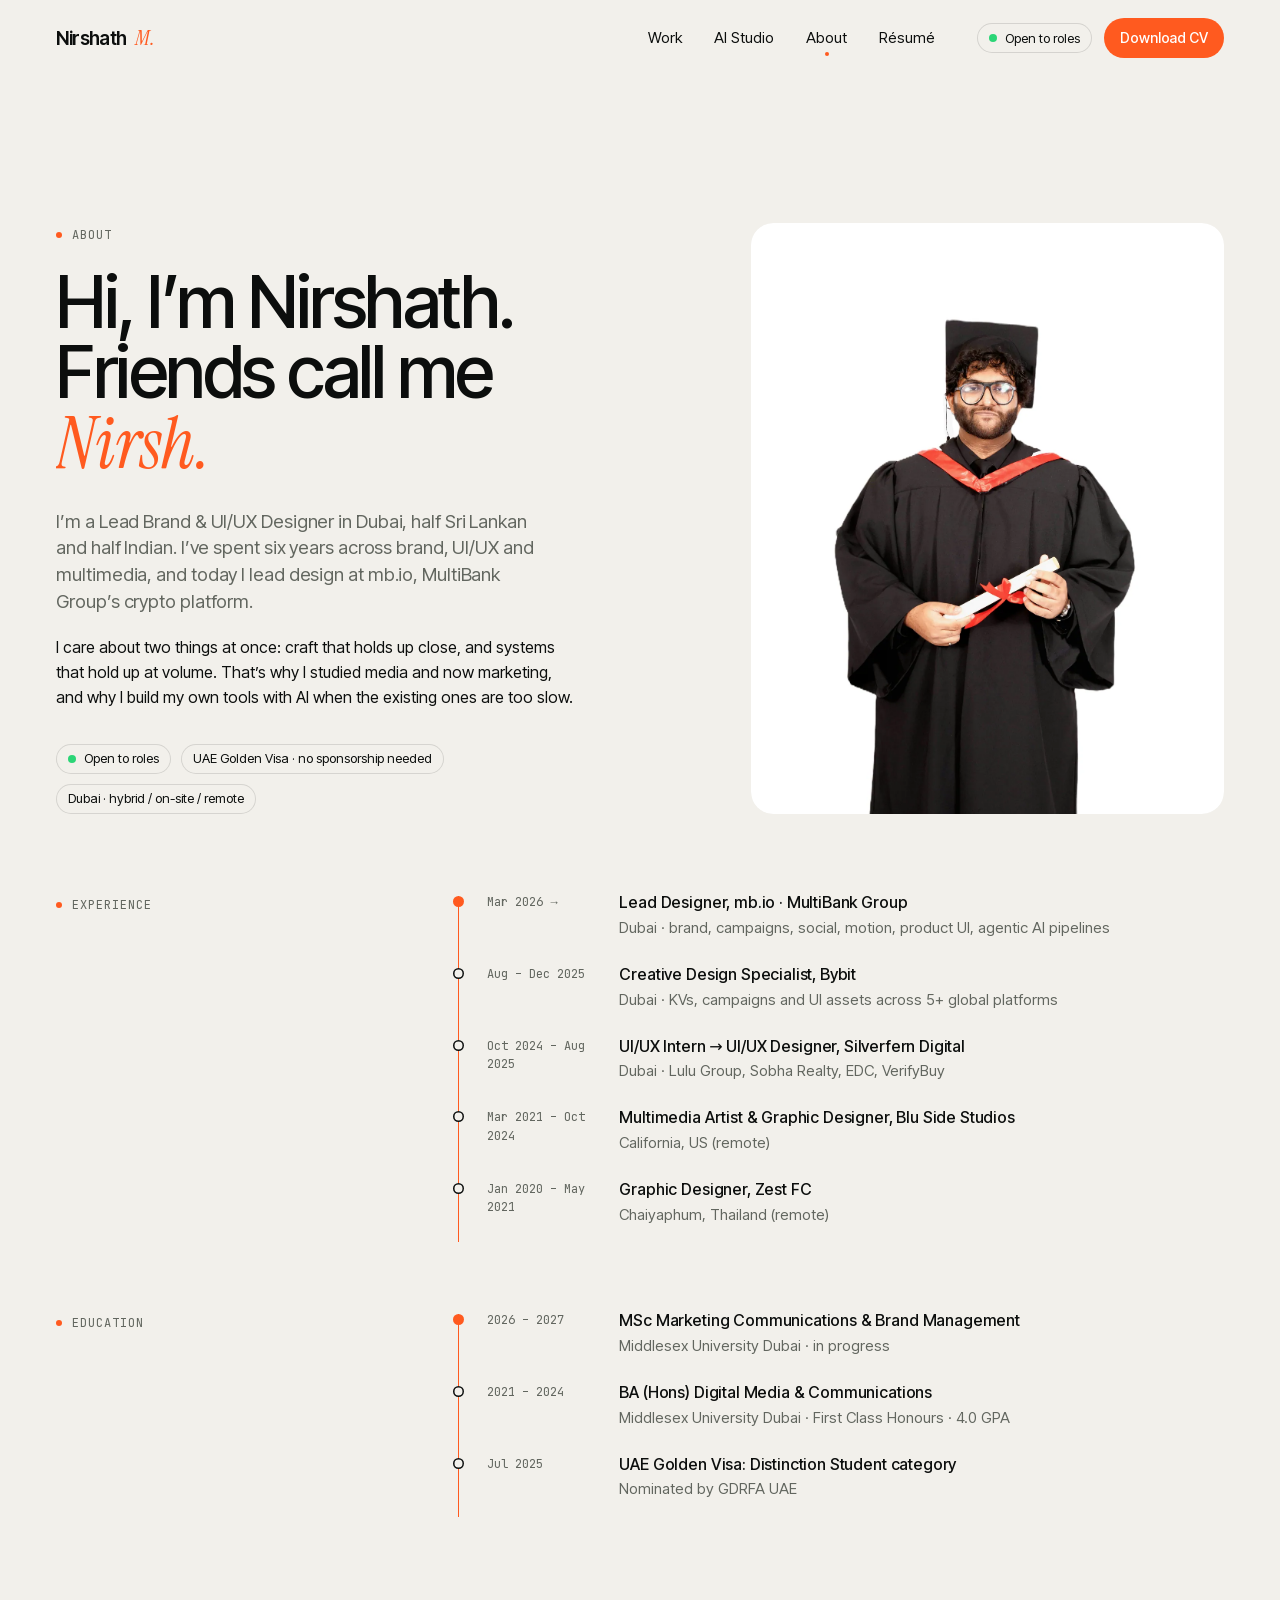
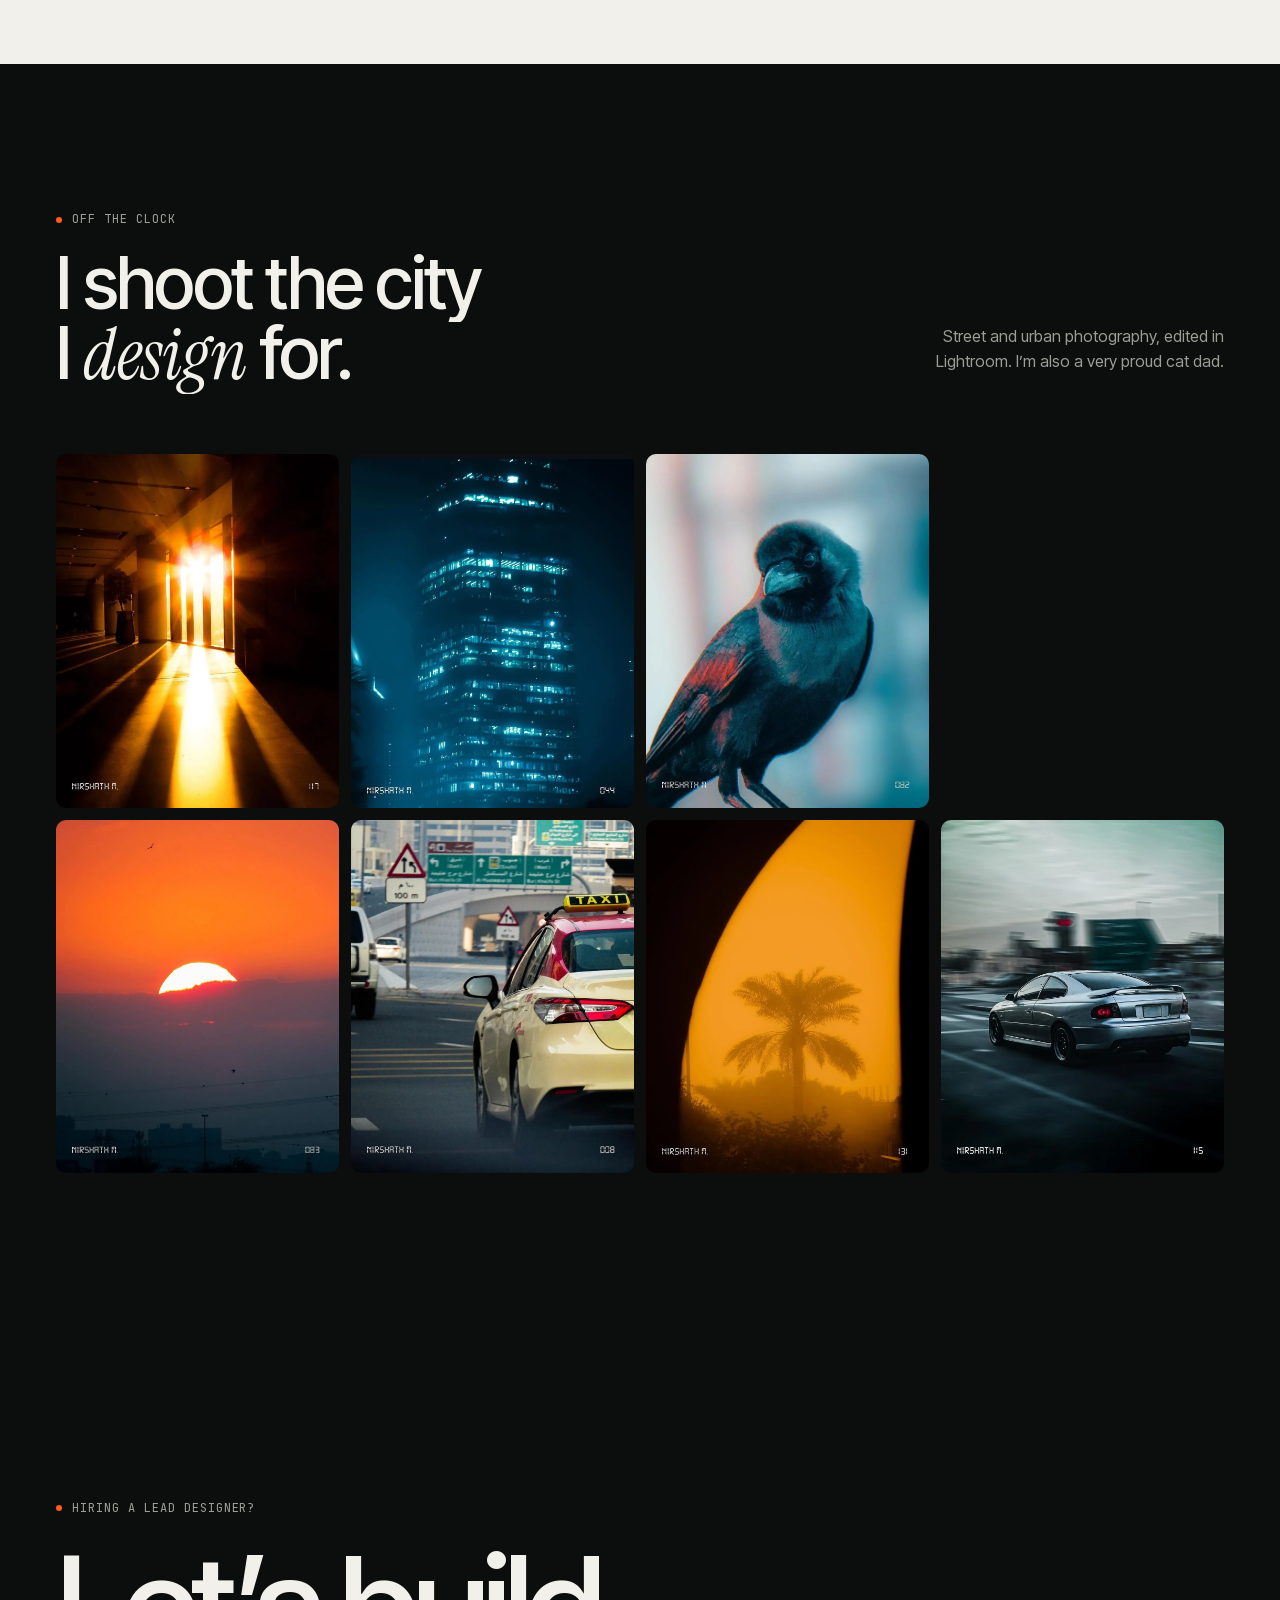
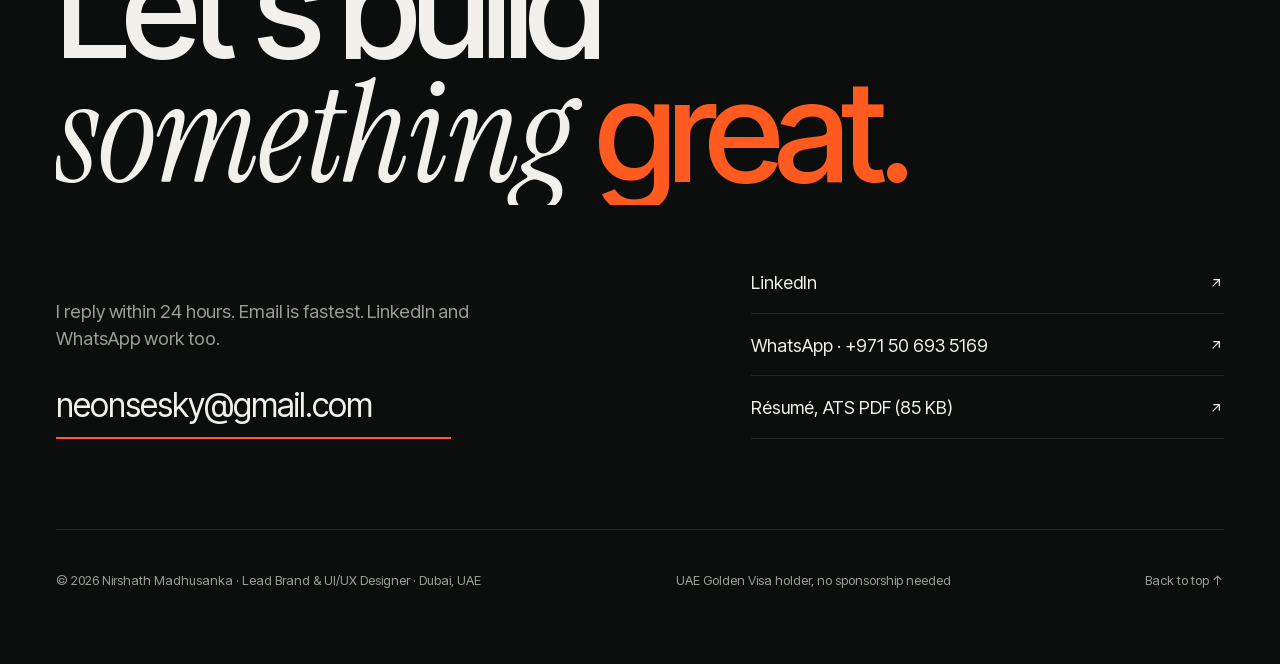
<file: about.html>
<!doctype html>
<html lang="en">
<head>
<meta charset="utf-8">
<meta name="viewport" content="width=device-width,initial-scale=1,viewport-fit=cover">
<title>About · Nirshath Madhusanka</title>
<meta name="description" content="Lead Brand &amp; UI/UX Designer in Dubai. Experience, education and a little bit of life outside work.">
<meta name="theme-color" content="#0C0E0D">
<meta property="og:type" content="website">
<meta property="og:title" content="About · Nirshath Madhusanka">
<meta property="og:description" content="Lead Brand &amp; UI/UX Designer in Dubai. Experience, education and a little bit of life outside work.">
<meta property="og:image" content="assets/og.jpg">
<meta name="twitter:card" content="summary_large_image">
<link rel="icon" href="assets/favicon.svg" type="image/svg+xml">
<link rel="preload" href="assets/fonts/InterTight-500-normal.woff2" as="font" type="font/woff2" crossorigin>
<link rel="stylesheet" href="assets/css/site.css">
<script type="application/ld+json">{"@context": "https://schema.org", "@type": "Person", "name": "Nirshath Madhusanka", "jobTitle": "Lead Brand & UI/UX Designer", "worksFor": {"@type": "Organization", "name": "MultiBank Group (mb.io)"}, "address": {"@type": "PostalAddress", "addressLocality": "Dubai", "addressCountry": "AE"}, "email": "neonsesky@gmail.com", "sameAs": ["https://www.linkedin.com/in/nirshath/"]}</script>
</head>
<body>
<a class="sr-only" href="#main">Skip to content</a>
<header class="nav">
  <div class="wrap nav__in">
    <a class="nav__logo" href="index.html" aria-label="Nirshath Madhusanka, home">Nirshath<span class="serif">M.</span></a>
    <nav class="nav__links" aria-label="Primary"><a href="work.html">Work</a><a href="ai.html">AI Studio</a><a href="about.html" aria-current=page>About</a><a href="resume.html">Résumé</a></nav>
    <div class="nav__cta">
      <span class="pill nav__status"><i class="dot"></i>Open to roles</span>
      <a class="btn btn--accent btn--sm" href="assets/files/Nirshath-Madhusanka-CV-ATS.pdf" download>Download CV</a>
      <button class="nav__burger" aria-label="Menu" aria-expanded="false"><span></span></button>
    </div>
  </div>
</header>
<div class="menu" aria-label="Menu">
  <a class="big" href="index.html">Home</a><a class="big" href="work.html">Work</a><a class="big" href="ai.html">AI Studio</a><a class="big" href="about.html">About</a><a class="big" href="resume.html">Résumé</a>
  <div class="row"><a class="btn btn--accent" href="assets/files/Nirshath-Madhusanka-CV-ATS.pdf" download>Download CV</a><button class="btn btn--line" data-copy>Copy email</button></div>
</div>
<main id="main">

<section class="phead">
  <div class="wrap about" style="align-items:end">
    <div class="about__txt" style="grid-column:1/7">
      <span class="eyebrow rv">About</span>
      <h1 class="h1 split" style="margin-top:22px"><span class="ln"><span>Hi, I’m Nirshath.</span></span><span class="ln"><span>Friends call me <span class="serif accent">Nirsh.</span></span></span></h1>
      <p class="lead rv rv-d2" style="margin-top:28px">I’m a Lead Brand &amp; UI/UX Designer in Dubai, half Sri Lankan and half Indian. I’ve spent six years across brand, UI/UX and multimedia, and today I lead design at mb.io, MultiBank Group’s crypto platform.</p>
      <p class="rv rv-d3" style="margin-top:20px;max-width:52ch">I care about two things at once: craft that holds up close, and systems that hold up at volume. That’s why I studied media and now marketing, and why I build my own tools with AI when the existing ones are too slow.</p>
      <div class="hero__facts rv rv-d4"><span class="pill"><i class="dot"></i>Open to roles</span><span class="pill">UAE Golden Visa · no sponsorship needed</span><span class="pill">Dubai · hybrid / on-site / remote</span></div>
    </div>
    <div class="about__img rv" style="grid-column:8/13"><img src="assets/img/02ae95_9ff1f8e8166240b585f0a73288a0ca19.webp" alt="Nirshath Madhusanka at graduation" width="1231" height="1600" fetchpriority=high></div>
  </div>
</section>
<section class="sec" style="padding-top:0">
  <div class="wrap cv">
    <aside><span class="eyebrow">Experience</span></aside>
    <main>
      <ol class="tl" style="margin-top:0"><i class="tl__fill"></i>
        <li class="now"><time>Mar 2026 →</time><div><b>Lead Designer, mb.io · MultiBank Group</b><span>Dubai · brand, campaigns, social, motion, product UI, agentic AI pipelines</span></div></li>
        <li><time>Aug – Dec 2025</time><div><b>Creative Design Specialist, Bybit</b><span>Dubai · KVs, campaigns and UI assets across 5+ global platforms</span></div></li>
        <li><time>Oct 2024 – Aug 2025</time><div><b>UI/UX Intern → UI/UX Designer, Silverfern Digital</b><span>Dubai · Lulu Group, Sobha Realty, EDC, VerifyBuy</span></div></li>
        <li><time>Mar 2021 – Oct 2024</time><div><b>Multimedia Artist &amp; Graphic Designer, Blu Side Studios</b><span>California, US (remote)</span></div></li>
        <li><time>Jan 2020 – May 2021</time><div><b>Graphic Designer, Zest FC</b><span>Chaiyaphum, Thailand (remote)</span></div></li>
      </ol>
    </main>
  </div>
  <div class="wrap cv" style="margin-top:60px">
    <aside><span class="eyebrow">Education</span></aside>
    <main>
      <ol class="tl" style="margin-top:0"><i class="tl__fill"></i>
        <li class="now"><time>2026 – 2027</time><div><b>MSc Marketing Communications &amp; Brand Management</b><span>Middlesex University Dubai · in progress</span></div></li>
        <li><time>2021 – 2024</time><div><b>BA (Hons) Digital Media &amp; Communications</b><span>Middlesex University Dubai · First Class Honours · 4.0 GPA</span></div></li>
        <li><time>Jul 2025</time><div><b>UAE Golden Visa: Distinction Student category</b><span>Nominated by GDRFA UAE</span></div></li>
      </ol>
    </main>
  </div>
</section>
<section class="dark sec">
  <div class="wrap">
    <div class="sec-head"><div class="l"><span class="eyebrow rv">Off the clock</span><h2 class="h1 split"><span class="ln"><span>I shoot the city</span></span><span class="ln"><span>I <span class="serif">design</span> for.</span></span></h2></div>
      <div class="r rv"><p class="muted" style="max-width:32ch">Street and urban photography, edited in Lightroom. I’m also a very proud cat dad.</p></div></div>
    <div class="photos" data-lb-group><figure class="rv" data-lb data-cap="Street photography · Dubai" data-cursor="View"><img src="assets/img/02ae95_033fd292941f4739986304fcbf534a53.webp" alt="Photograph by Nirshath" width="1078" height="1343" loading=lazy decoding=async></figure><figure class="rv" data-lb data-cap="Street photography · Dubai" data-cursor="View"><img src="assets/img/02ae95_65e8407f8f3d499dadc80fc4012665ea.webp" alt="Photograph by Nirshath" width="1078" height="1379" loading=lazy decoding=async></figure><figure class="rv" data-lb data-cap="Street photography · Dubai" data-cursor="View"><img src="assets/img/02ae95_74fdaec0802048b8961af28b44988867.webp" alt="Photograph by Nirshath" width="1080" height="1350" loading=lazy decoding=async></figure><figure class="rv" data-lb data-cap="Street photography · Dubai" data-cursor="View"><img src="assets/img/02ae95_a52bf38631ce493da72bf16544257acd.webp" alt="Photograph by Nirshath" width="1078" height="1343" loading=lazy decoding=async></figure><figure class="rv" data-lb data-cap="Street photography · Dubai" data-cursor="View"><img src="assets/img/02ae95_9a02b3ed35cf4c01a1cf2e8b90fdc8ee.webp" alt="Photograph by Nirshath" width="1080" height="1350" loading=lazy decoding=async></figure><figure class="rv" data-lb data-cap="Street photography · Dubai" data-cursor="View"><img src="assets/img/02ae95_2a82ea18bd4f45a2ba041ffa2033a239.webp" alt="Photograph by Nirshath" width="1078" height="1348" loading=lazy decoding=async></figure><figure class="rv" data-lb data-cap="Street photography · Dubai" data-cursor="View"><img src="assets/img/02ae95_7b6ed94e74484dd09195649628169e5c.webp" alt="Photograph by Nirshath" width="1078" height="1343" loading=lazy decoding=async></figure><figure class="rv" data-lb data-cap="Street photography · Dubai" data-cursor="View"><img src="assets/img/02ae95_c4a0a74d4e7c40cfa2e15047346c47cf.webp" alt="Photograph by Nirshath" width="1078" height="1346" loading=lazy decoding=async></figure></div>
  </div>
</section>
</main>
<footer class="dark cta" id="contact">
  <div class="wrap">
    <span class="eyebrow rv">Hiring a lead designer?</span>
    <h2 class="split" style="margin-top:28px"><span class="ln"><span>Let’s build</span></span><span class="ln"><span><span class="serif">something</span> <span class="accent">great.</span></span></span></h2>
    <div class="cta__row">
      <div class="l rv">
        <p class="lead" style="margin-bottom:28px">I reply within 24 hours. Email is fastest. LinkedIn and WhatsApp work too.</p>
        <button class="email-big" data-copy data-cursor="Copy">neonsesky@gmail.com <span class="copied">Copied ✓</span></button>
      </div>
      <div class="r rv rv-d1">
        <a href="https://www.linkedin.com/in/nirshath/" target="_blank" rel="noopener">LinkedIn <svg width="16" height="16" viewBox="0 0 24 24" fill="none" stroke="currentColor" stroke-width="1.8" aria-hidden="true"><path d="M7 17 17 7M8 7h9v9"/></svg></a>
        <a href="https://wa.link/bkvb9r" target="_blank" rel="noopener">WhatsApp · +971 50 693 5169 <svg width="16" height="16" viewBox="0 0 24 24" fill="none" stroke="currentColor" stroke-width="1.8" aria-hidden="true"><path d="M7 17 17 7M8 7h9v9"/></svg></a>
        <a href="assets/files/Nirshath-Madhusanka-CV-ATS.pdf" download>Résumé, ATS PDF (85 KB) <svg width="16" height="16" viewBox="0 0 24 24" fill="none" stroke="currentColor" stroke-width="1.8" aria-hidden="true"><path d="M7 17 17 7M8 7h9v9"/></svg></a>
      </div>
    </div>
    <div class="foot">
      <span>© <span data-year>2026</span> Nirshath Madhusanka · Lead Brand &amp; UI/UX Designer · Dubai, UAE</span>
      <span>UAE Golden Visa holder, no sponsorship needed</span>
      <a href="#main">Back to top ↑</a>
    </div>
  </div>
</footer>
<div class="mbar"><a href="mailto:neonsesky@gmail.com">Email</a><a class="a" href="assets/files/Nirshath-Madhusanka-CV-ATS.pdf" download>Download CV</a></div>

<script src="assets/js/site.js" defer></script>
</body>
</html>
</file>
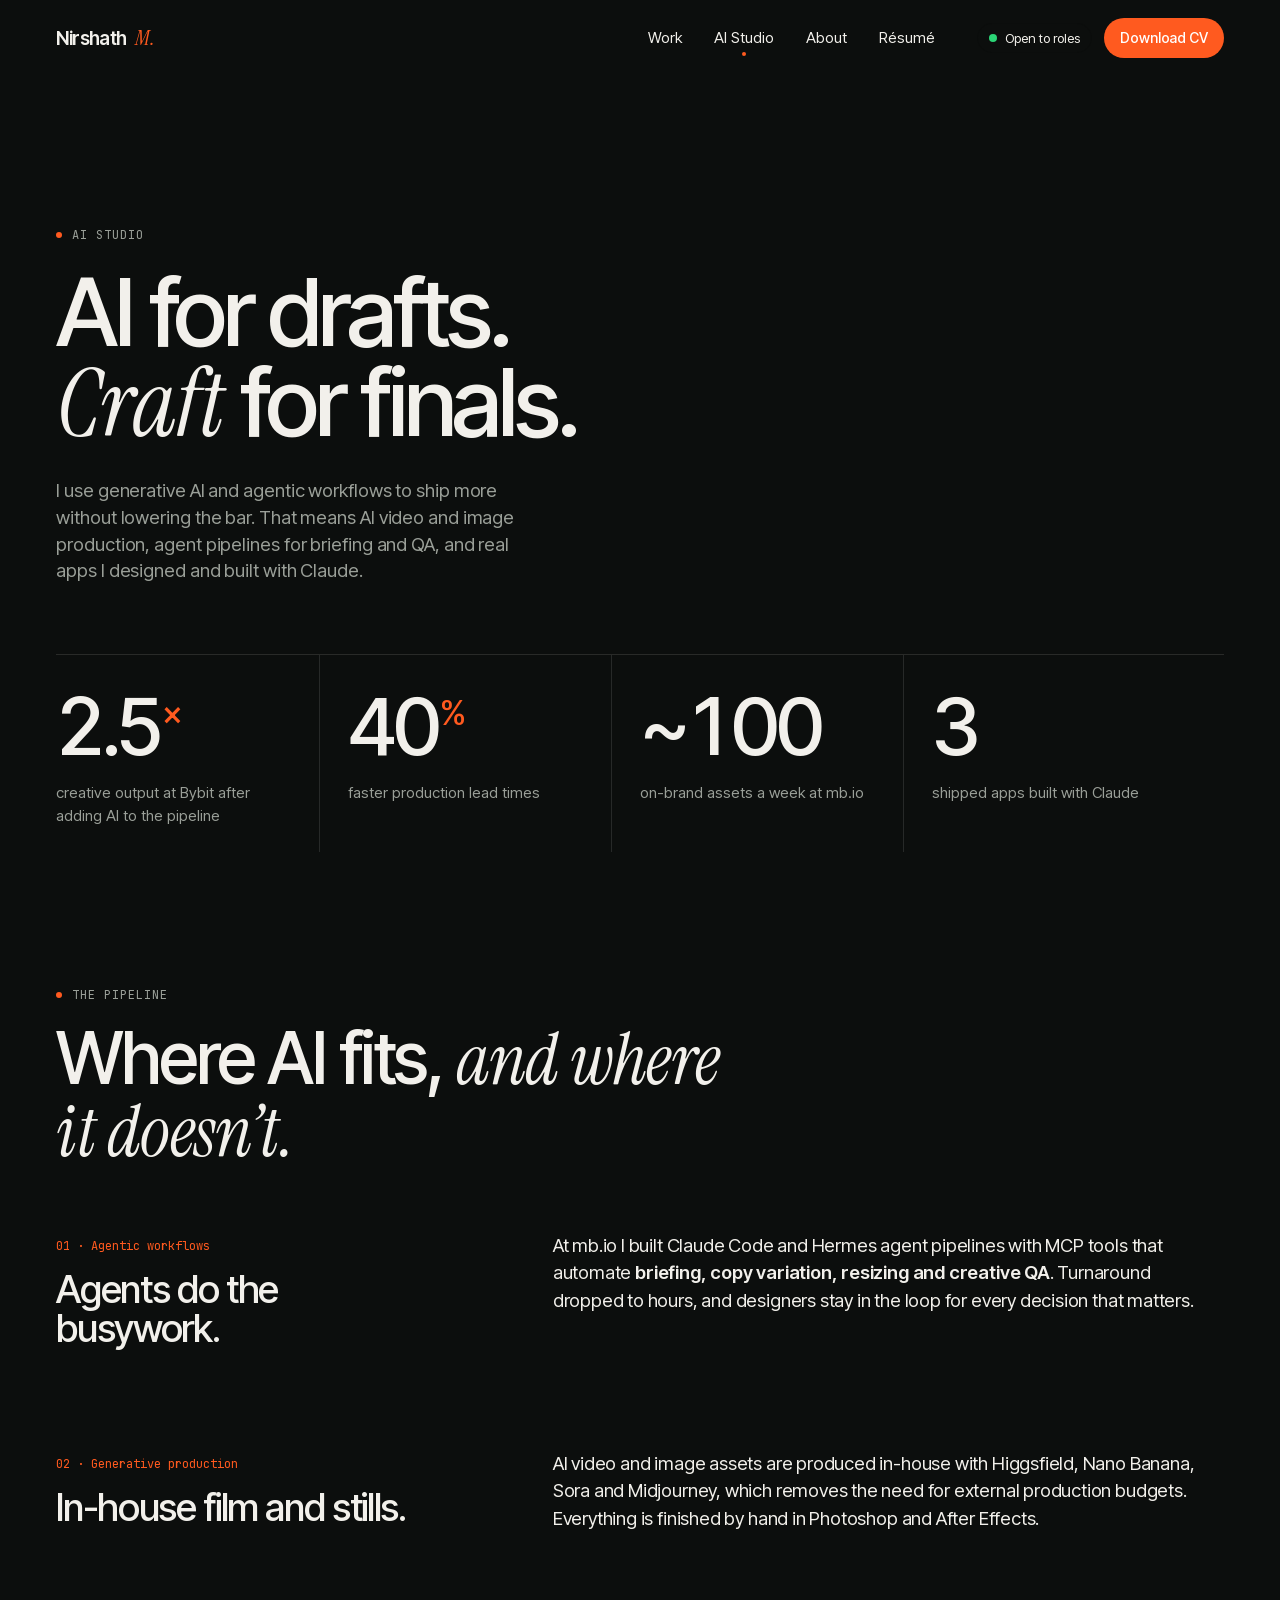
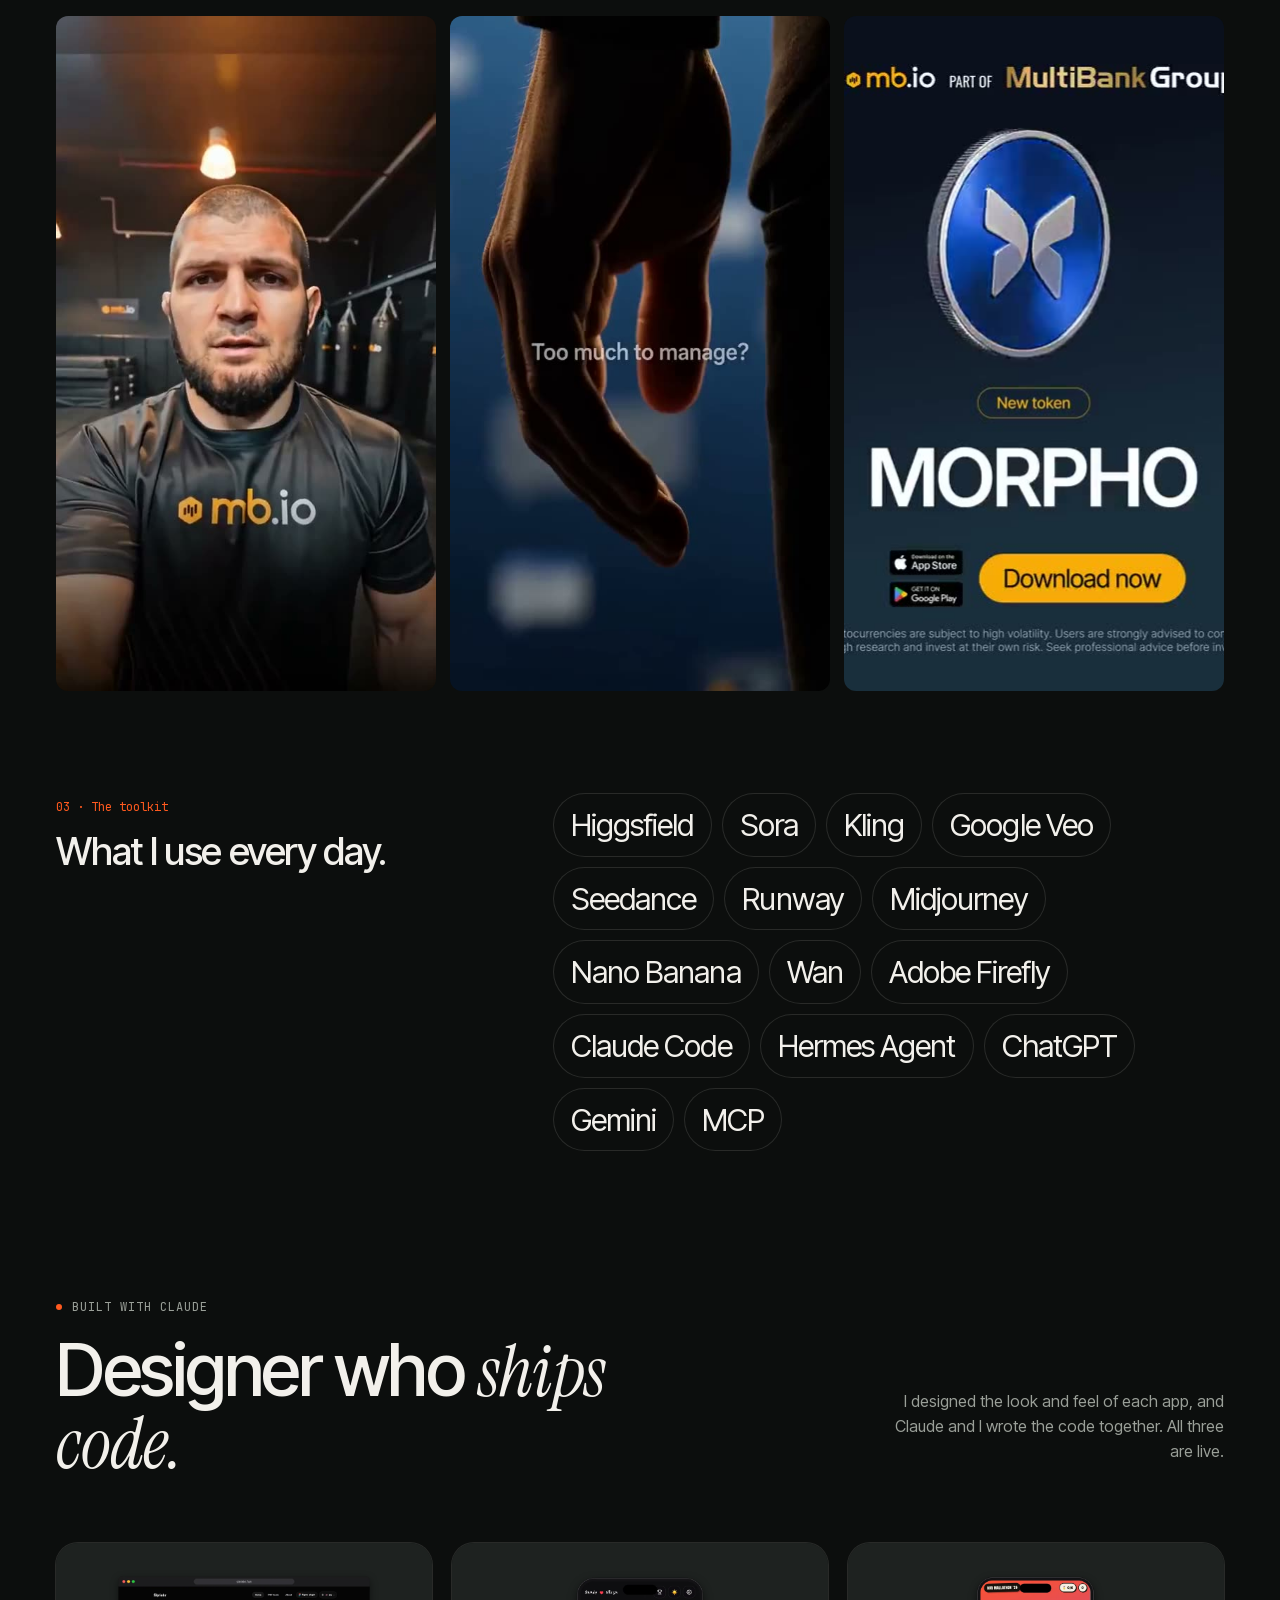
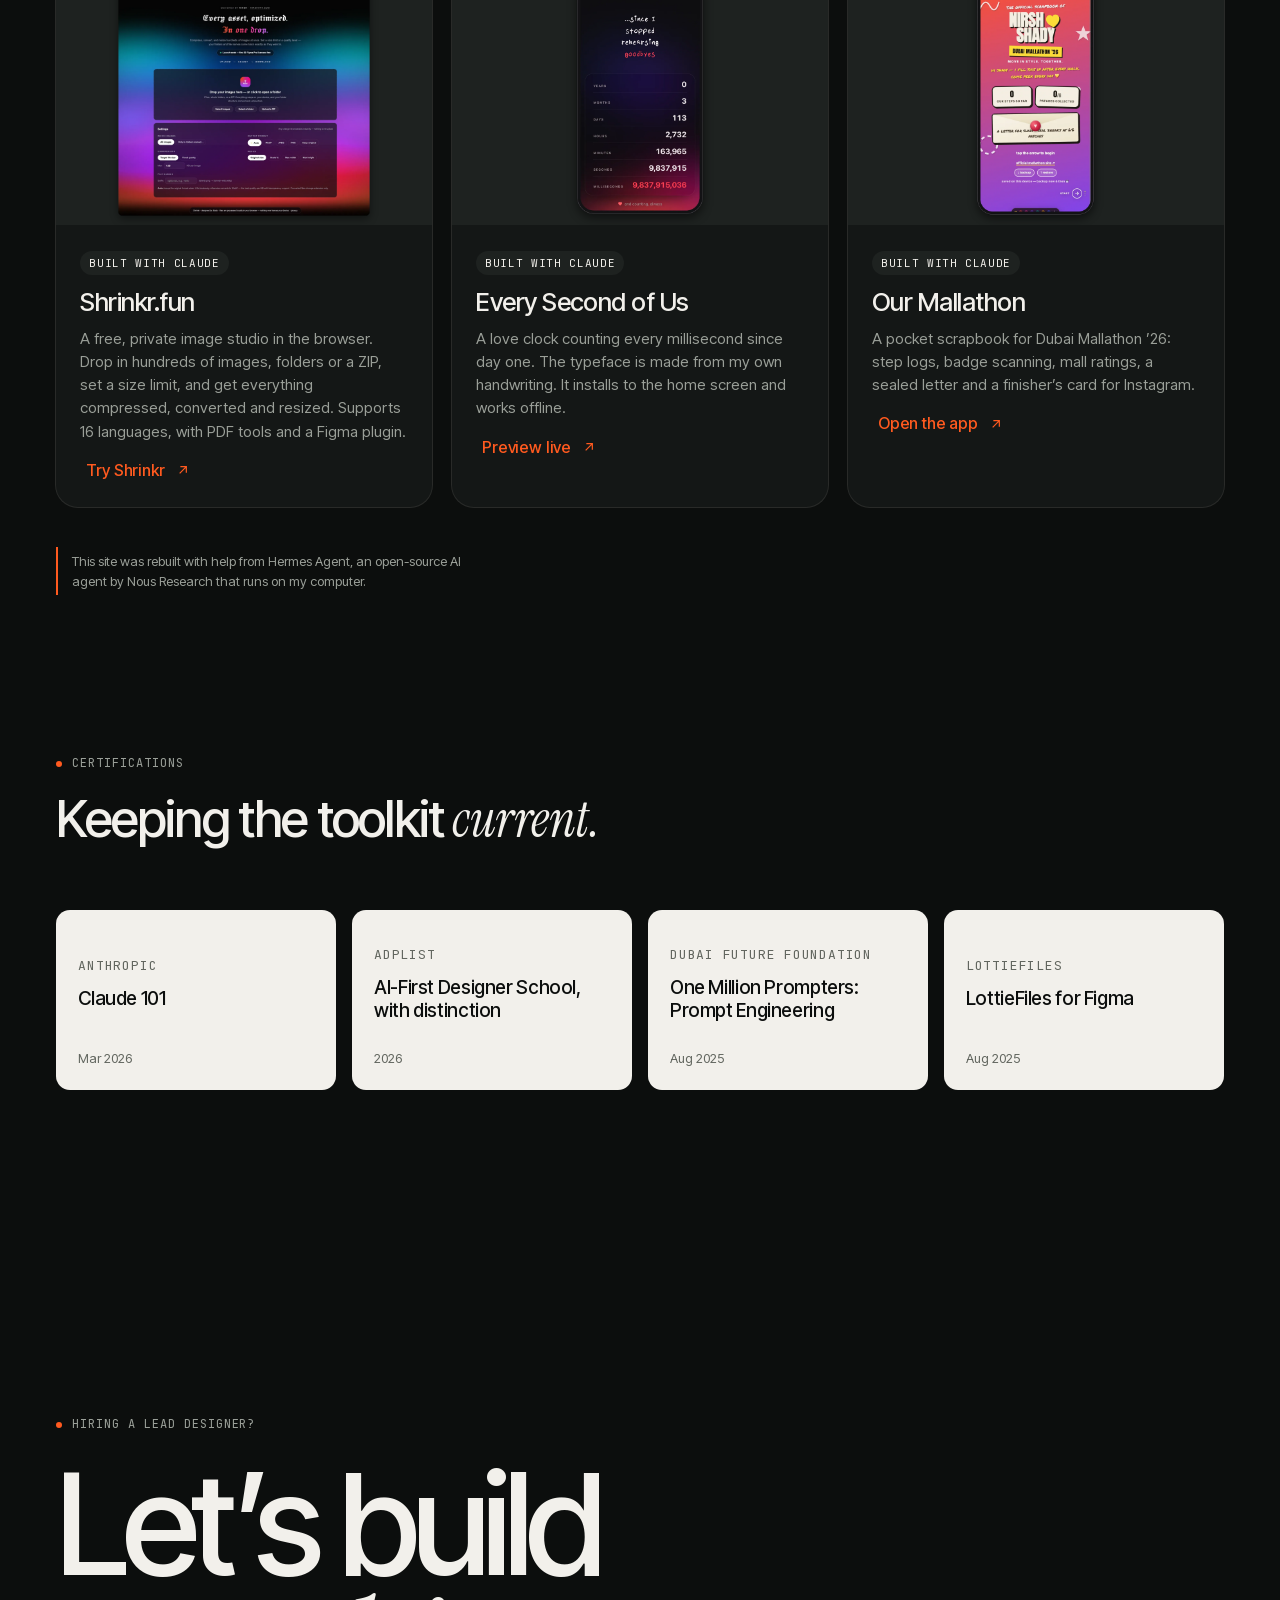
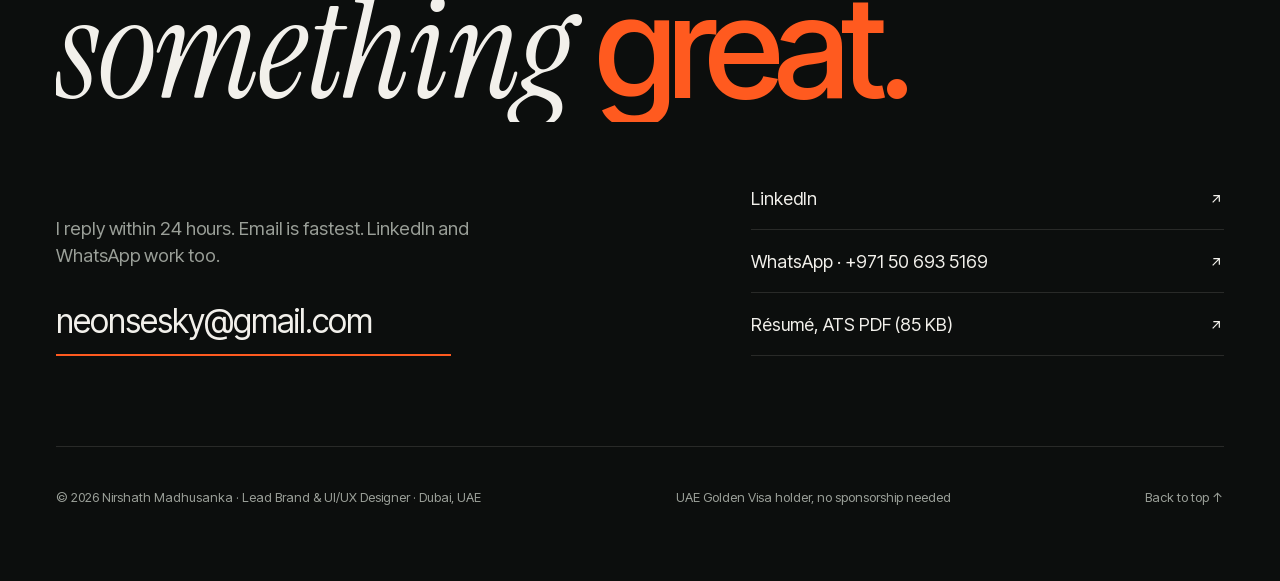
<file: ai.html>
<!doctype html>
<html lang="en">
<head>
<meta charset="utf-8">
<meta name="viewport" content="width=device-width,initial-scale=1,viewport-fit=cover">
<title>AI Studio · Nirshath Madhusanka</title>
<meta name="description" content="How I use generative AI and agentic workflows (Claude Code, Hermes, Higgsfield, Sora, Midjourney) to ship more on-brand creative, plus apps built with Claude.">
<meta name="theme-color" content="#0C0E0D">
<meta property="og:type" content="website">
<meta property="og:title" content="AI Studio · Nirshath Madhusanka">
<meta property="og:description" content="How I use generative AI and agentic workflows (Claude Code, Hermes, Higgsfield, Sora, Midjourney) to ship more on-brand creative, plus apps built with Claude.">
<meta property="og:image" content="assets/og.jpg">
<meta name="twitter:card" content="summary_large_image">
<link rel="icon" href="assets/favicon.svg" type="image/svg+xml">
<link rel="preload" href="assets/fonts/InterTight-500-normal.woff2" as="font" type="font/woff2" crossorigin>
<link rel="stylesheet" href="assets/css/site.css">
<script type="application/ld+json">{"@context": "https://schema.org", "@type": "Person", "name": "Nirshath Madhusanka", "jobTitle": "Lead Brand & UI/UX Designer", "worksFor": {"@type": "Organization", "name": "MultiBank Group (mb.io)"}, "address": {"@type": "PostalAddress", "addressLocality": "Dubai", "addressCountry": "AE"}, "email": "neonsesky@gmail.com", "sameAs": ["https://www.linkedin.com/in/nirshath/"]}</script>
</head>
<body>
<a class="sr-only" href="#main">Skip to content</a>
<header class="nav">
  <div class="wrap nav__in">
    <a class="nav__logo" href="index.html" aria-label="Nirshath Madhusanka, home">Nirshath<span class="serif">M.</span></a>
    <nav class="nav__links" aria-label="Primary"><a href="work.html">Work</a><a href="ai.html" aria-current=page>AI Studio</a><a href="about.html">About</a><a href="resume.html">Résumé</a></nav>
    <div class="nav__cta">
      <span class="pill nav__status"><i class="dot"></i>Open to roles</span>
      <a class="btn btn--accent btn--sm" href="assets/files/Nirshath-Madhusanka-CV-ATS.pdf" download>Download CV</a>
      <button class="nav__burger" aria-label="Menu" aria-expanded="false"><span></span></button>
    </div>
  </div>
</header>
<div class="menu" aria-label="Menu">
  <a class="big" href="index.html">Home</a><a class="big" href="work.html">Work</a><a class="big" href="ai.html">AI Studio</a><a class="big" href="about.html">About</a><a class="big" href="resume.html">Résumé</a>
  <div class="row"><a class="btn btn--accent" href="assets/files/Nirshath-Madhusanka-CV-ATS.pdf" download>Download CV</a><button class="btn btn--line" data-copy>Copy email</button></div>
</div>
<main id="main">

<section class="dark phead" style="padding-bottom:clamp(80px,10vw,140px)">
  <div class="wrap">
    <span class="eyebrow rv">AI Studio</span>
    <h1 class="display split"><span class="ln"><span>AI for drafts.</span></span><span class="ln"><span><span class="serif">Craft</span> for finals.</span></span></h1>
    <p class="lead rv rv-d2">I use generative AI and agentic workflows to ship more without lowering the bar. That means AI video and image production, agent pipelines for briefing and QA, and real apps I designed and built with Claude.</p>
    <div class="stats" style="margin-top:70px">
      <div class="stat rv"><b>2.5<sup>×</sup></b><p>creative output at Bybit after adding AI to the pipeline</p></div>
      <div class="stat rv rv-d1"><b>40<sup>%</sup></b><p>faster production lead times</p></div>
      <div class="stat rv rv-d2"><b>~100</b><p>on-brand assets a week at mb.io</p></div>
      <div class="stat rv rv-d3"><b>3</b><p>shipped apps built with Claude</p></div>
    </div>
  </div>
</section>
<section class="dark sec" style="padding-top:0">
  <div class="wrap">
    <div class="sec-head"><div class="l"><span class="eyebrow rv">The pipeline</span><h2 class="h1 split"><span class="ln"><span>Where AI fits, <span class="serif">and where it doesn’t.</span></span></span></h2></div></div>
    <div class="cs-block" style="padding-top:0"><div class="l"><span class="num">01 · Agentic workflows</span><h2>Agents do the busywork.</h2></div><div class="r rv"><p>At mb.io I built Claude Code and Hermes agent pipelines with MCP tools that automate <b>briefing, copy variation, resizing and creative QA</b>. Turnaround dropped to hours, and designers stay in the loop for every decision that matters.</p></div></div>
    <div class="cs-block"><div class="l"><span class="num">02 · Generative production</span><h2>In-house film and stills.</h2></div><div class="r rv"><p>AI video and image assets are produced in-house with Higgsfield, Nano Banana, Sora and Midjourney, which removes the need for external production budgets. Everything is finished by hand in Photoshop and After Effects.</p></div></div>
    <div class="gallery" data-lb-group><figure class="g2 a916  rv" data-lb data-video="assets/v/cd34fd.mp4" data-cap="AI-assisted film edit · mb.io × Khabib" data-cursor="Play"><video data-src="assets/v/cd34fd.mp4" poster="assets/v/cd34fd.jpg" muted loop playsinline preload="none" data-autoplay aria-label=""></video></figure><figure class="g2 a916  rv" data-lb data-video="assets/v/aee33f.mp4" data-cap="AI-assisted product reel · mb.io" data-cursor="Play"><video data-src="assets/v/aee33f.mp4" poster="assets/v/aee33f.jpg" muted loop playsinline preload="none" data-autoplay aria-label=""></video></figure><figure class="g2 a916  rv" data-lb data-video="assets/v/4a7619.mp4" data-cap="Listing motion · mb.io" data-cursor="Play"><video data-src="assets/v/4a7619.mp4" poster="assets/v/4a7619.jpg" muted loop playsinline preload="none" data-autoplay aria-label=""></video></figure></div>
    <div class="cs-block"><div class="l"><span class="num">03 · The toolkit</span><h2>What I use every day.</h2></div><div class="r rv"><div class="toolwall"><span>Higgsfield</span><span>Sora</span><span>Kling</span><span>Google Veo</span><span>Seedance</span><span>Runway</span><span>Midjourney</span><span>Nano Banana</span><span>Wan</span><span>Adobe Firefly</span><span>Claude Code</span><span>Hermes Agent</span><span>ChatGPT</span><span>Gemini</span><span>MCP</span></div></div></div>
  </div>
</section>
<section class="dark sec" style="padding-top:0">
  <div class="wrap">
    <div class="sec-head"><div class="l"><span class="eyebrow rv">Built with Claude</span><h2 class="h1 split"><span class="ln"><span>Designer who <span class="serif">ships code.</span></span></span></h2></div>
      <div class="r rv"><p class="muted" style="max-width:34ch">I designed the look and feel of each app, and Claude and I wrote the code together. All three are live.</p></div></div>
    <div class="apps"><a class="app rv rv-d0" href="https://shrinkr.fun/" target="_blank" rel="noopener" data-cursor="Open">
  <div class="app__img"><img src="assets/img/02ae95_5932a587d4474426abd07841ecffbecf.webp" alt="Shrinkr.fun" width="1600" height="1528" loading=lazy decoding=async></div>
  <div class="app__txt"><span class="tag">Built with Claude</span><h3 class="h3" style="margin:14px 0 10px">Shrinkr.fun</h3><p>A free, private image studio in the browser. Drop in hundreds of images, folders or a ZIP, set a size limit, and get everything compressed, converted and resized. Supports 16 languages, with PDF tools and a Figma plugin.</p><span class="btn btn--ghost" style="color:var(--accent)">Try Shrinkr <svg width="16" height="16" viewBox="0 0 24 24" fill="none" stroke="currentColor" stroke-width="1.8" aria-hidden="true"><path d="M7 17 17 7M8 7h9v9"/></svg></span></div></a><a class="app rv rv-d1" href="https://neonsesky.github.io/every-second-of-us/" target="_blank" rel="noopener" data-cursor="Open">
  <div class="app__img"><img src="assets/img/02ae95_53bd4e2dc36f40f3b94d44d7ae18a6a3.webp" alt="Every Second of Us" width="919" height="1600" loading=lazy decoding=async></div>
  <div class="app__txt"><span class="tag">Built with Claude</span><h3 class="h3" style="margin:14px 0 10px">Every Second of Us</h3><p>A love clock counting every millisecond since day one. The typeface is made from my own handwriting. It installs to the home screen and works offline.</p><span class="btn btn--ghost" style="color:var(--accent)">Preview live <svg width="16" height="16" viewBox="0 0 24 24" fill="none" stroke="currentColor" stroke-width="1.8" aria-hidden="true"><path d="M7 17 17 7M8 7h9v9"/></svg></span></div></a><a class="app rv rv-d2" href="https://neonsesky.github.io/our-mallathon/" target="_blank" rel="noopener" data-cursor="Open">
  <div class="app__img"><img src="assets/img/02ae95_b1f9901c1d204a4aa5f151243035d7d8.webp" alt="Our Mallathon" width="852" height="1600" loading=lazy decoding=async></div>
  <div class="app__txt"><span class="tag">Built with Claude</span><h3 class="h3" style="margin:14px 0 10px">Our Mallathon</h3><p>A pocket scrapbook for Dubai Mallathon ’26: step logs, badge scanning, mall ratings, a sealed letter and a finisher’s card for Instagram.</p><span class="btn btn--ghost" style="color:var(--accent)">Open the app <svg width="16" height="16" viewBox="0 0 24 24" fill="none" stroke="currentColor" stroke-width="1.8" aria-hidden="true"><path d="M7 17 17 7M8 7h9v9"/></svg></span></div></a></div>
    <p class="note rv" style="margin-top:40px">This site was rebuilt with help from Hermes Agent, an open-source AI agent by Nous Research that runs on my computer.</p>
  </div>
</section>
<section class="dark sec" style="padding-top:0">
  <div class="wrap">
    <div class="sec-head"><div class="l"><span class="eyebrow rv">Certifications</span><h2 class="h2">Keeping the toolkit <span class="serif">current.</span></h2></div></div>
    <div class="certs"><div class="cert rv rv-d0"><span class="mono">Anthropic</span><b>Claude 101</b><span>Mar 2026</span></div><div class="cert rv rv-d1"><span class="mono">ADPList</span><b>AI-First Designer School, with distinction</b><span>2026</span></div><div class="cert rv rv-d2"><span class="mono">Dubai Future Foundation</span><b>One Million Prompters: Prompt Engineering</b><span>Aug 2025</span></div><div class="cert rv rv-d3"><span class="mono">LottieFiles</span><b>LottieFiles for Figma</b><span>Aug 2025</span></div></div>
  </div>
</section>
</main>
<footer class="dark cta" id="contact">
  <div class="wrap">
    <span class="eyebrow rv">Hiring a lead designer?</span>
    <h2 class="split" style="margin-top:28px"><span class="ln"><span>Let’s build</span></span><span class="ln"><span><span class="serif">something</span> <span class="accent">great.</span></span></span></h2>
    <div class="cta__row">
      <div class="l rv">
        <p class="lead" style="margin-bottom:28px">I reply within 24 hours. Email is fastest. LinkedIn and WhatsApp work too.</p>
        <button class="email-big" data-copy data-cursor="Copy">neonsesky@gmail.com <span class="copied">Copied ✓</span></button>
      </div>
      <div class="r rv rv-d1">
        <a href="https://www.linkedin.com/in/nirshath/" target="_blank" rel="noopener">LinkedIn <svg width="16" height="16" viewBox="0 0 24 24" fill="none" stroke="currentColor" stroke-width="1.8" aria-hidden="true"><path d="M7 17 17 7M8 7h9v9"/></svg></a>
        <a href="https://wa.link/bkvb9r" target="_blank" rel="noopener">WhatsApp · +971 50 693 5169 <svg width="16" height="16" viewBox="0 0 24 24" fill="none" stroke="currentColor" stroke-width="1.8" aria-hidden="true"><path d="M7 17 17 7M8 7h9v9"/></svg></a>
        <a href="assets/files/Nirshath-Madhusanka-CV-ATS.pdf" download>Résumé, ATS PDF (85 KB) <svg width="16" height="16" viewBox="0 0 24 24" fill="none" stroke="currentColor" stroke-width="1.8" aria-hidden="true"><path d="M7 17 17 7M8 7h9v9"/></svg></a>
      </div>
    </div>
    <div class="foot">
      <span>© <span data-year>2026</span> Nirshath Madhusanka · Lead Brand &amp; UI/UX Designer · Dubai, UAE</span>
      <span>UAE Golden Visa holder, no sponsorship needed</span>
      <a href="#main">Back to top ↑</a>
    </div>
  </div>
</footer>
<div class="mbar"><a href="mailto:neonsesky@gmail.com">Email</a><a class="a" href="assets/files/Nirshath-Madhusanka-CV-ATS.pdf" download>Download CV</a></div>

<script src="assets/js/site.js" defer></script>
</body>
</html>
</file>
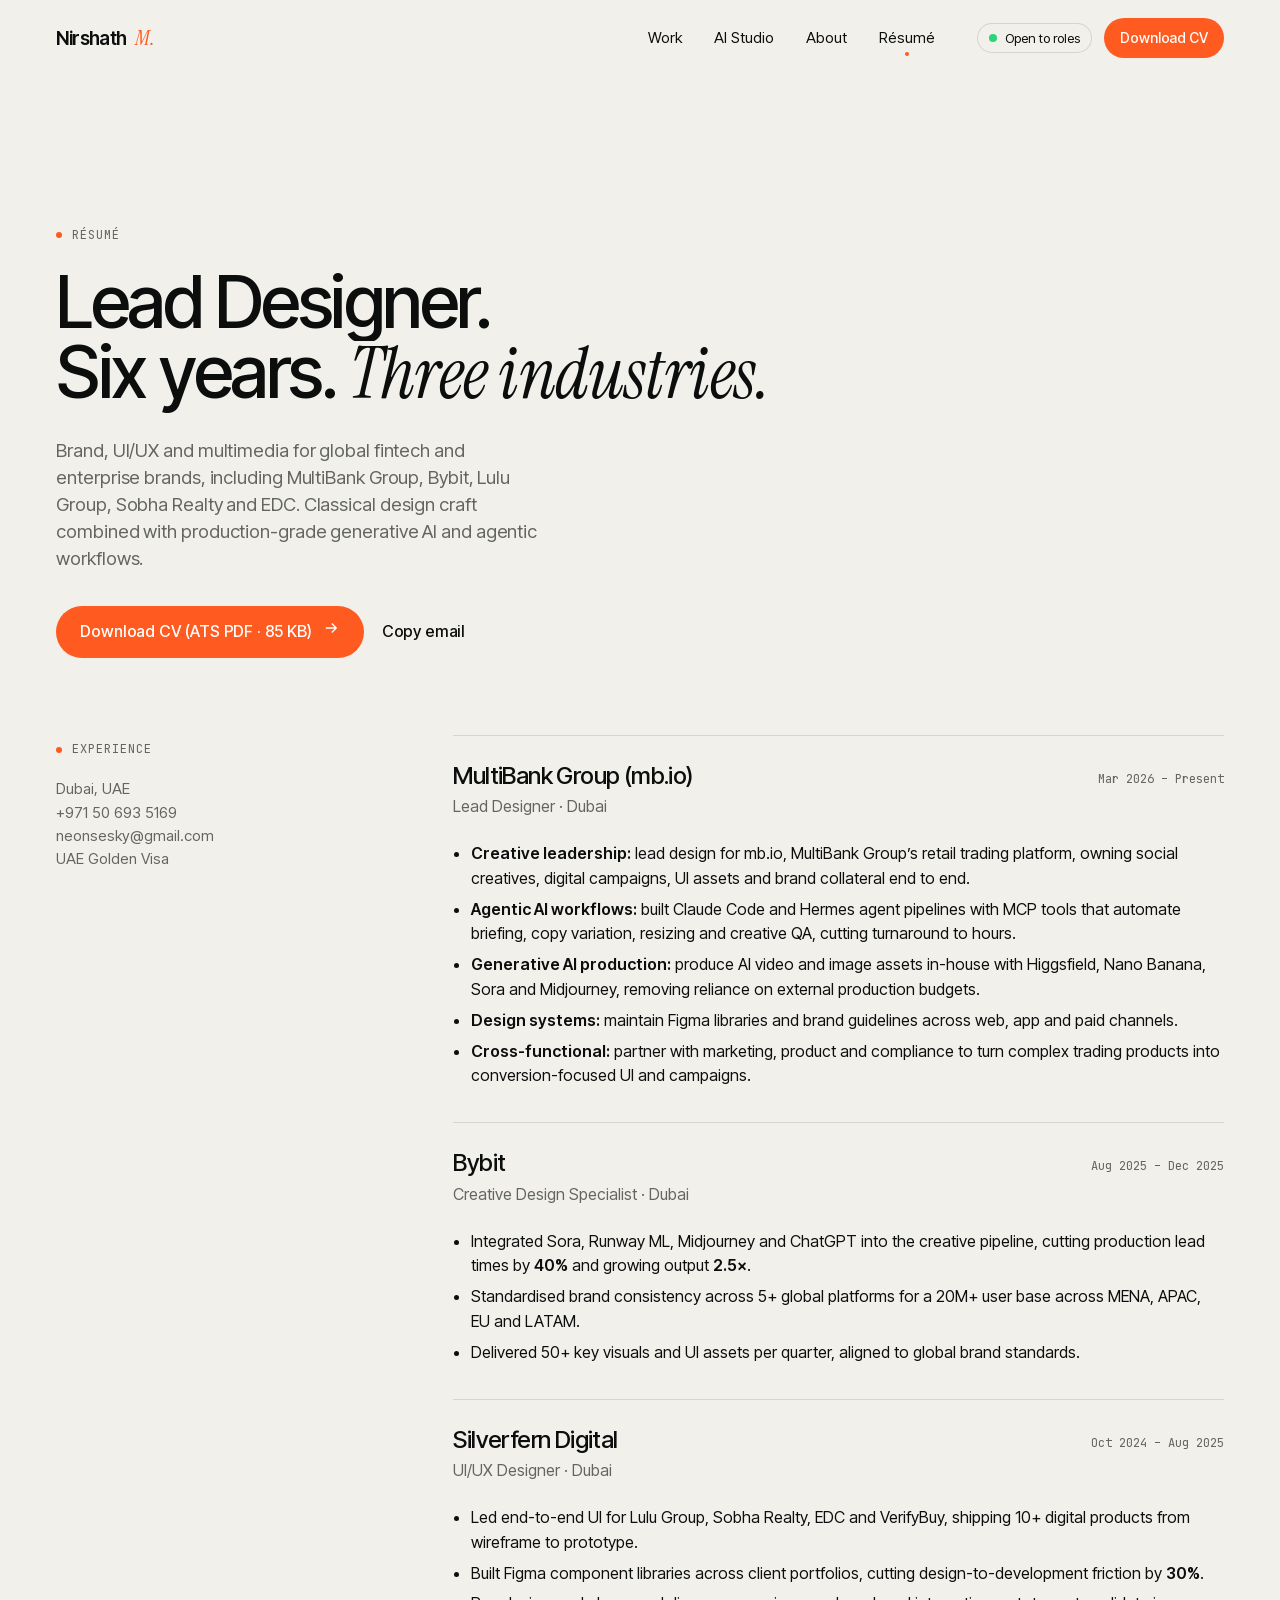
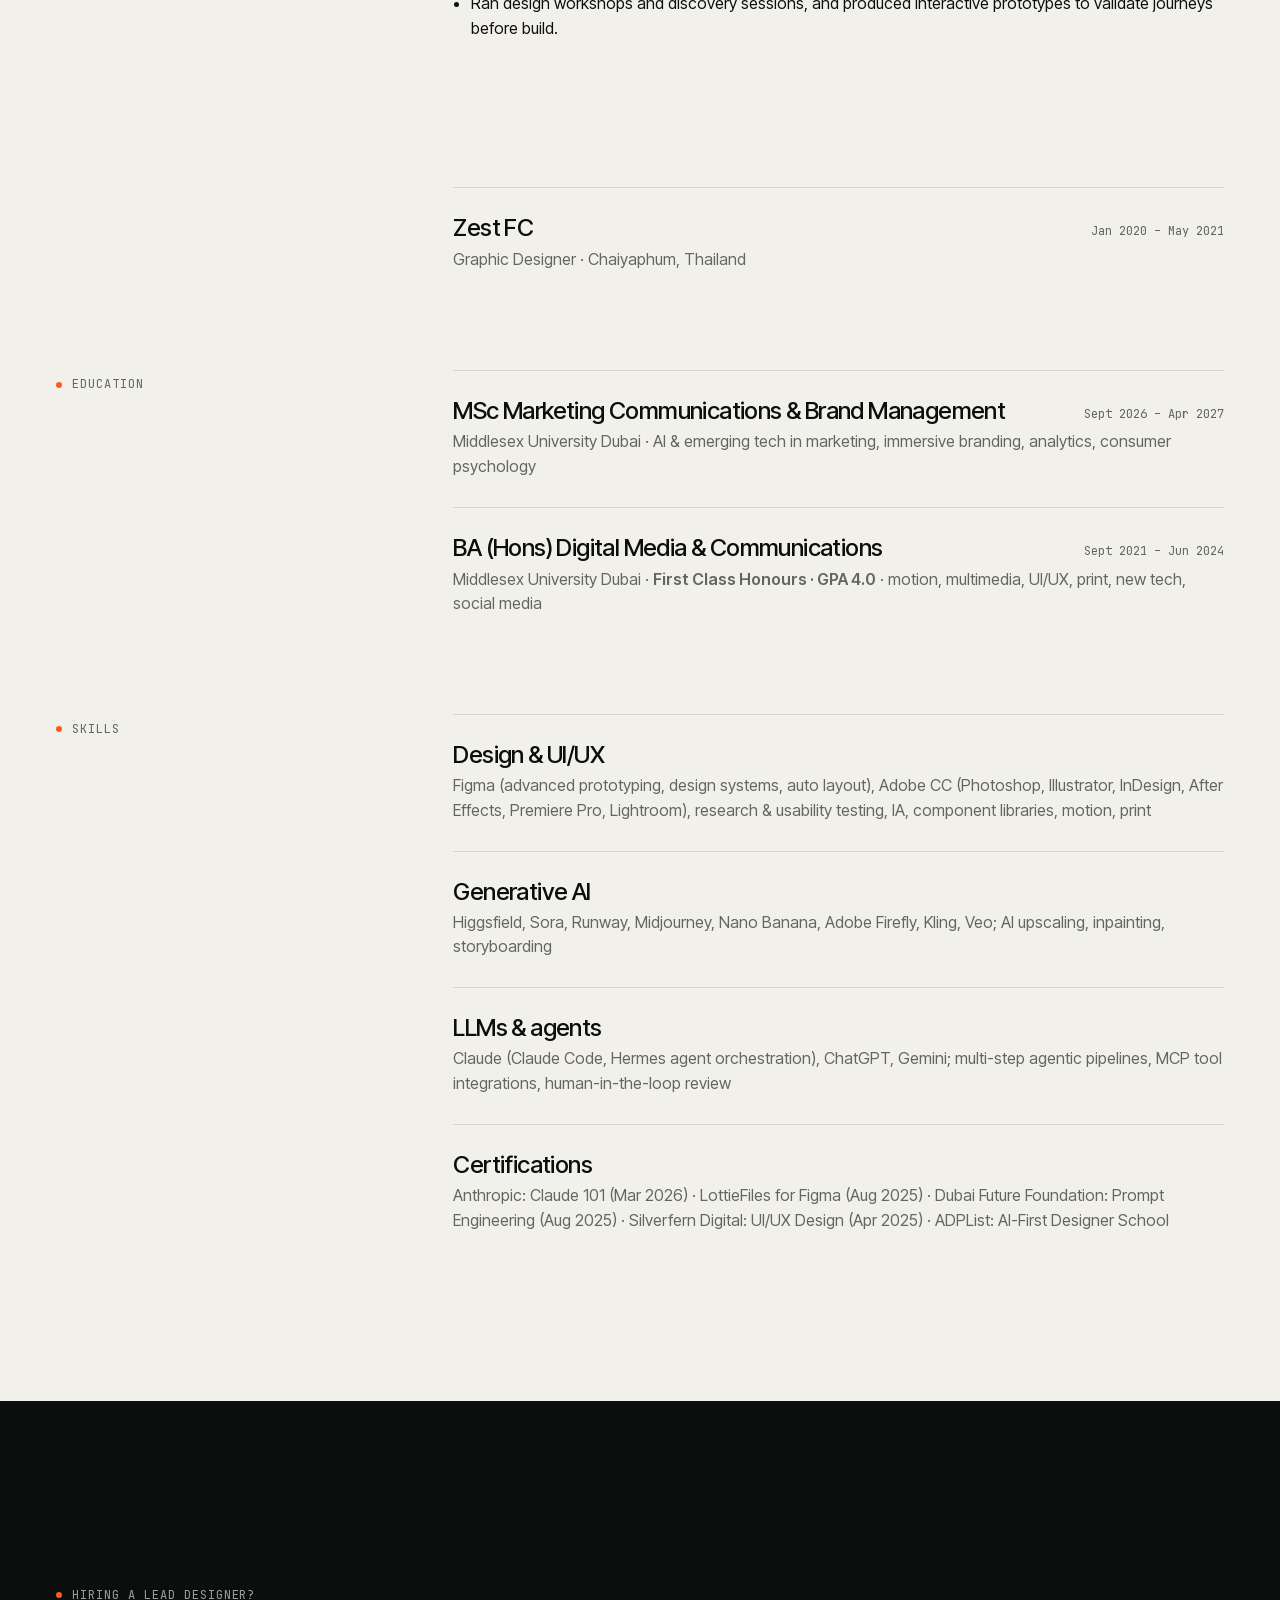
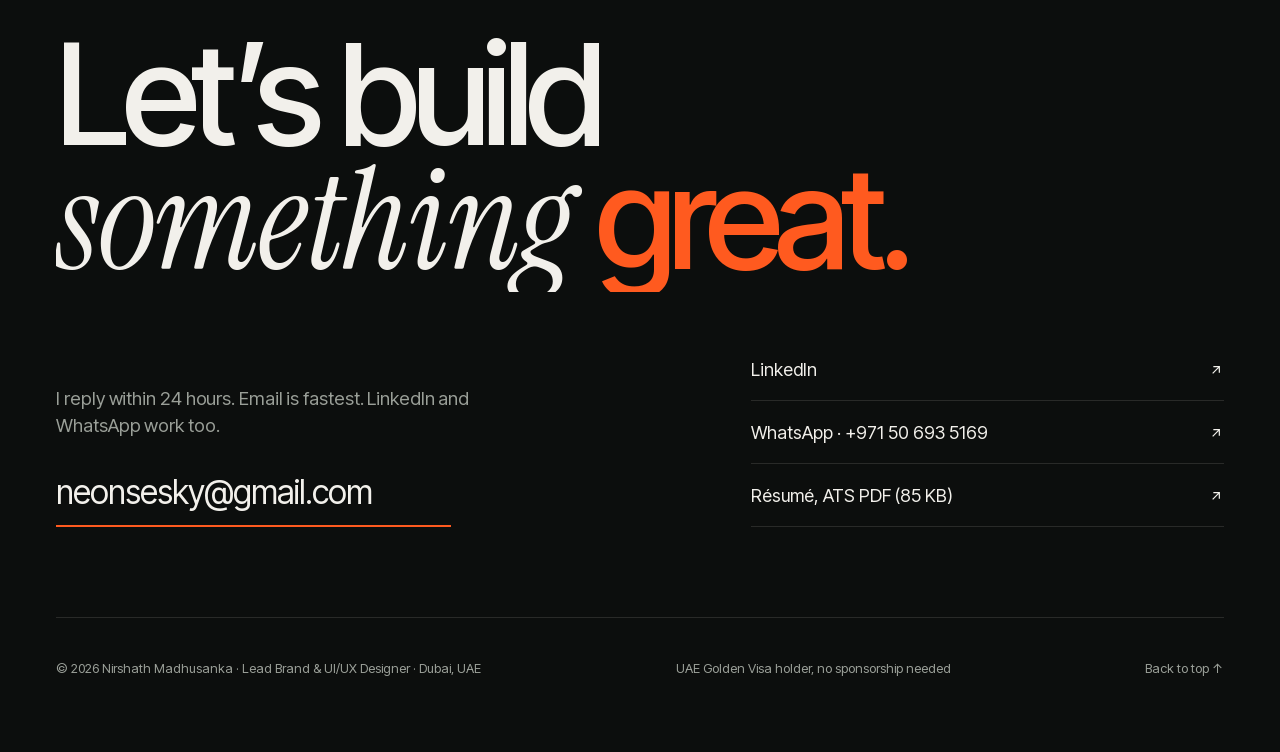
<file: resume.html>
<!doctype html>
<html lang="en">
<head>
<meta charset="utf-8">
<meta name="viewport" content="width=device-width,initial-scale=1,viewport-fit=cover">
<title>Résumé · Nirshath Madhusanka</title>
<meta name="description" content="Résumé of Nirshath Madhusanka, Lead Designer at mb.io (MultiBank Group), previously Bybit and Silverfern Digital. Download the ATS-friendly CV.">
<meta name="theme-color" content="#0C0E0D">
<meta property="og:type" content="website">
<meta property="og:title" content="Résumé · Nirshath Madhusanka">
<meta property="og:description" content="Résumé of Nirshath Madhusanka, Lead Designer at mb.io (MultiBank Group), previously Bybit and Silverfern Digital. Download the ATS-friendly CV.">
<meta property="og:image" content="assets/og.jpg">
<meta name="twitter:card" content="summary_large_image">
<link rel="icon" href="assets/favicon.svg" type="image/svg+xml">
<link rel="preload" href="assets/fonts/InterTight-500-normal.woff2" as="font" type="font/woff2" crossorigin>
<link rel="stylesheet" href="assets/css/site.css">
<script type="application/ld+json">{"@context": "https://schema.org", "@type": "Person", "name": "Nirshath Madhusanka", "jobTitle": "Lead Brand & UI/UX Designer", "worksFor": {"@type": "Organization", "name": "MultiBank Group (mb.io)"}, "address": {"@type": "PostalAddress", "addressLocality": "Dubai", "addressCountry": "AE"}, "email": "neonsesky@gmail.com", "sameAs": ["https://www.linkedin.com/in/nirshath/"]}</script>
</head>
<body>
<a class="sr-only" href="#main">Skip to content</a>
<header class="nav">
  <div class="wrap nav__in">
    <a class="nav__logo" href="index.html" aria-label="Nirshath Madhusanka, home">Nirshath<span class="serif">M.</span></a>
    <nav class="nav__links" aria-label="Primary"><a href="work.html">Work</a><a href="ai.html">AI Studio</a><a href="about.html">About</a><a href="resume.html" aria-current=page>Résumé</a></nav>
    <div class="nav__cta">
      <span class="pill nav__status"><i class="dot"></i>Open to roles</span>
      <a class="btn btn--accent btn--sm" href="assets/files/Nirshath-Madhusanka-CV-ATS.pdf" download>Download CV</a>
      <button class="nav__burger" aria-label="Menu" aria-expanded="false"><span></span></button>
    </div>
  </div>
</header>
<div class="menu" aria-label="Menu">
  <a class="big" href="index.html">Home</a><a class="big" href="work.html">Work</a><a class="big" href="ai.html">AI Studio</a><a class="big" href="about.html">About</a><a class="big" href="resume.html">Résumé</a>
  <div class="row"><a class="btn btn--accent" href="assets/files/Nirshath-Madhusanka-CV-ATS.pdf" download>Download CV</a><button class="btn btn--line" data-copy>Copy email</button></div>
</div>
<main id="main">

<section class="phead">
  <div class="wrap">
    <span class="eyebrow rv">Résumé</span>
    <h1 class="h1 split" style="max-width:18ch"><span class="ln"><span>Lead Designer.</span></span><span class="ln"><span>Six years. <span class="serif">Three industries.</span></span></span></h1>
    <p class="lead rv rv-d2">Brand, UI/UX and multimedia for global fintech and enterprise brands, including MultiBank Group, Bybit, Lulu Group, Sobha Realty and EDC. Classical design craft combined with production-grade generative AI and agentic workflows.</p>
    <div class="hero__ctas rv rv-d3"><a class="btn btn--accent" href="assets/files/Nirshath-Madhusanka-CV-ATS.pdf" download>Download CV (ATS PDF · 85 KB) <span class="arr"><svg width="18" height="18" viewBox="0 0 24 24" fill="none" stroke="currentColor" stroke-width="1.8" aria-hidden="true"><path d="M5 12h14M13 6l6 6-6 6"/></svg></span></a><button class="btn btn--ghost" data-copy>Copy email</button></div>
  </div>
</section>
<section class="sec" style="padding-top:0">
  <div class="wrap cv">
    <aside><span class="eyebrow">Experience</span><p class="muted" style="margin-top:18px;font-size:15px">Dubai, UAE<br>+971 50 693 5169<br>neonsesky@gmail.com<br>UAE Golden Visa</p></aside>
    <main><div class="job rv"><h3>MultiBank Group (mb.io)</h3><time>Mar 2026 – Present</time><div class="role">Lead Designer · Dubai</div><ul><li><b>Creative leadership:</b> lead design for mb.io, MultiBank Group’s retail trading platform, owning social creatives, digital campaigns, UI assets and brand collateral end to end.</li><li><b>Agentic AI workflows:</b> built Claude Code and Hermes agent pipelines with MCP tools that automate briefing, copy variation, resizing and creative QA, cutting turnaround to hours.</li><li><b>Generative AI production:</b> produce AI video and image assets in-house with Higgsfield, Nano Banana, Sora and Midjourney, removing reliance on external production budgets.</li><li><b>Design systems:</b> maintain Figma libraries and brand guidelines across web, app and paid channels.</li><li><b>Cross-functional:</b> partner with marketing, product and compliance to turn complex trading products into conversion-focused UI and campaigns.</li></ul></div><div class="job rv"><h3>Bybit</h3><time>Aug 2025 – Dec 2025</time><div class="role">Creative Design Specialist · Dubai</div><ul><li>Integrated Sora, Runway ML, Midjourney and ChatGPT into the creative pipeline, cutting production lead times by <b>40%</b> and growing output <b>2.5×</b>.</li><li>Standardised brand consistency across 5+ global platforms for a 20M+ user base across MENA, APAC, EU and LATAM.</li><li>Delivered 50+ key visuals and UI assets per quarter, aligned to global brand standards.</li></ul></div><div class="job rv"><h3>Silverfern Digital</h3><time>Oct 2024 – Aug 2025</time><div class="role">UI/UX Designer · Dubai</div><ul><li>Led end-to-end UI for Lulu Group, Sobha Realty, EDC and VerifyBuy, shipping 10+ digital products from wireframe to prototype.</li><li>Built Figma component libraries across client portfolios, cutting design-to-development friction by <b>30%</b>.</li><li>Ran design workshops and discovery sessions, and produced interactive prototypes to validate journeys before build.</li></ul></div><div class="job rv"><h3>Blu Side Studios</h3><time>Mar 2021 – Oct 2024</time><div class="role">Multimedia Artist & Graphic Designer · California, US</div></div><div class="job rv"><h3>Zest FC</h3><time>Jan 2020 – May 2021</time><div class="role">Graphic Designer · Chaiyaphum, Thailand</div></div></main>
  </div>
  <div class="wrap cv" style="margin-top:70px">
    <aside><span class="eyebrow">Education</span></aside>
    <main>
      <div class="job rv"><h3>MSc Marketing Communications &amp; Brand Management</h3><time>Sept 2026 – Apr 2027</time><div class="role">Middlesex University Dubai · AI &amp; emerging tech in marketing, immersive branding, analytics, consumer psychology</div></div>
      <div class="job rv"><h3>BA (Hons) Digital Media &amp; Communications</h3><time>Sept 2021 – Jun 2024</time><div class="role">Middlesex University Dubai · <b>First Class Honours · GPA 4.0</b> · motion, multimedia, UI/UX, print, new tech, social media</div></div>
    </main>
  </div>
  <div class="wrap cv" style="margin-top:70px">
    <aside><span class="eyebrow">Skills</span></aside>
    <main>
      <div class="job rv"><h3>Design &amp; UI/UX</h3><div class="role">Figma (advanced prototyping, design systems, auto layout), Adobe CC (Photoshop, Illustrator, InDesign, After Effects, Premiere Pro, Lightroom), research &amp; usability testing, IA, component libraries, motion, print</div></div>
      <div class="job rv"><h3>Generative AI</h3><div class="role">Higgsfield, Sora, Runway, Midjourney, Nano Banana, Adobe Firefly, Kling, Veo; AI upscaling, inpainting, storyboarding</div></div>
      <div class="job rv"><h3>LLMs &amp; agents</h3><div class="role">Claude (Claude Code, Hermes agent orchestration), ChatGPT, Gemini; multi-step agentic pipelines, MCP tool integrations, human-in-the-loop review</div></div>
      <div class="job rv"><h3>Certifications</h3><div class="role">Anthropic: Claude 101 (Mar 2026) · LottieFiles for Figma (Aug 2025) · Dubai Future Foundation: Prompt Engineering (Aug 2025) · Silverfern Digital: UI/UX Design (Apr 2025) · ADPList: AI-First Designer School</div></div>
    </main>
  </div>
</section>
</main>
<footer class="dark cta" id="contact">
  <div class="wrap">
    <span class="eyebrow rv">Hiring a lead designer?</span>
    <h2 class="split" style="margin-top:28px"><span class="ln"><span>Let’s build</span></span><span class="ln"><span><span class="serif">something</span> <span class="accent">great.</span></span></span></h2>
    <div class="cta__row">
      <div class="l rv">
        <p class="lead" style="margin-bottom:28px">I reply within 24 hours. Email is fastest. LinkedIn and WhatsApp work too.</p>
        <button class="email-big" data-copy data-cursor="Copy">neonsesky@gmail.com <span class="copied">Copied ✓</span></button>
      </div>
      <div class="r rv rv-d1">
        <a href="https://www.linkedin.com/in/nirshath/" target="_blank" rel="noopener">LinkedIn <svg width="16" height="16" viewBox="0 0 24 24" fill="none" stroke="currentColor" stroke-width="1.8" aria-hidden="true"><path d="M7 17 17 7M8 7h9v9"/></svg></a>
        <a href="https://wa.link/bkvb9r" target="_blank" rel="noopener">WhatsApp · +971 50 693 5169 <svg width="16" height="16" viewBox="0 0 24 24" fill="none" stroke="currentColor" stroke-width="1.8" aria-hidden="true"><path d="M7 17 17 7M8 7h9v9"/></svg></a>
        <a href="assets/files/Nirshath-Madhusanka-CV-ATS.pdf" download>Résumé, ATS PDF (85 KB) <svg width="16" height="16" viewBox="0 0 24 24" fill="none" stroke="currentColor" stroke-width="1.8" aria-hidden="true"><path d="M7 17 17 7M8 7h9v9"/></svg></a>
      </div>
    </div>
    <div class="foot">
      <span>© <span data-year>2026</span> Nirshath Madhusanka · Lead Brand &amp; UI/UX Designer · Dubai, UAE</span>
      <span>UAE Golden Visa holder, no sponsorship needed</span>
      <a href="#main">Back to top ↑</a>
    </div>
  </div>
</footer>
<div class="mbar"><a href="mailto:neonsesky@gmail.com">Email</a><a class="a" href="assets/files/Nirshath-Madhusanka-CV-ATS.pdf" download>Download CV</a></div>

<script src="assets/js/site.js" defer></script>
</body>
</html>
</file>
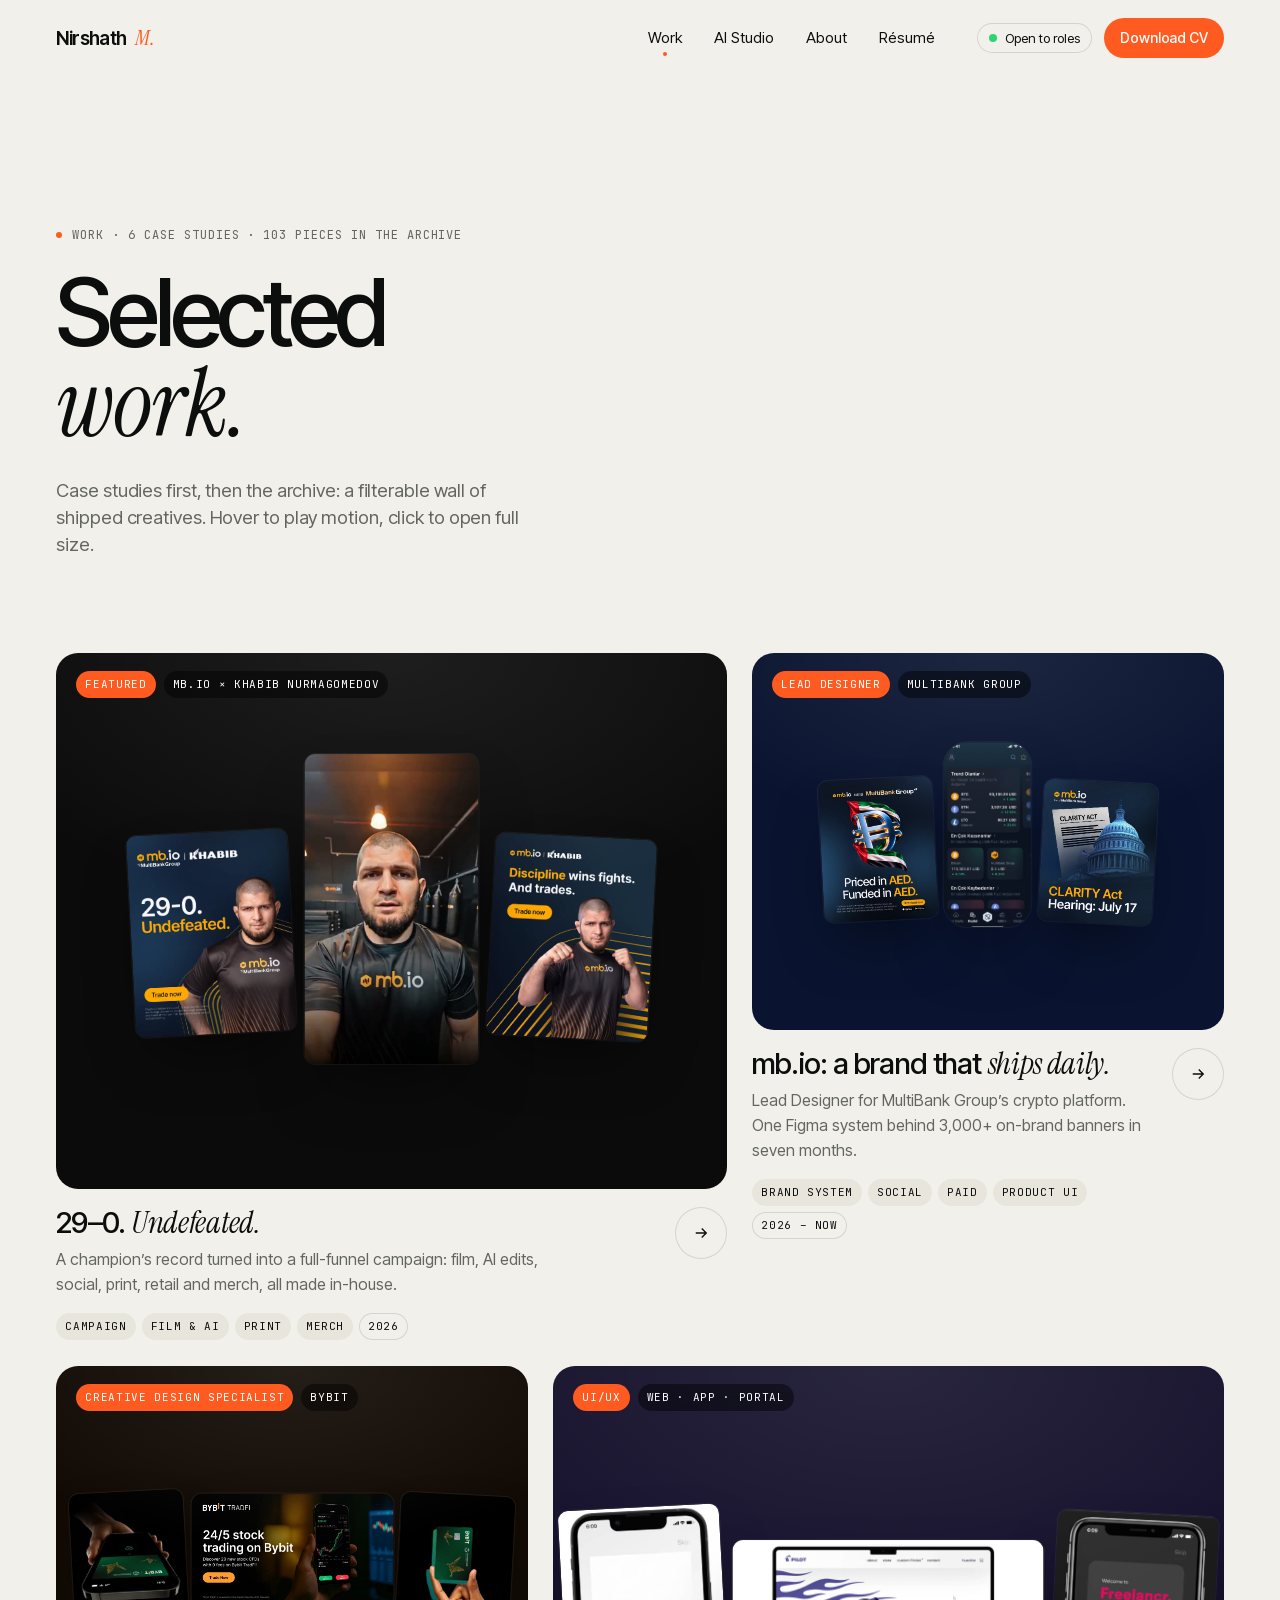
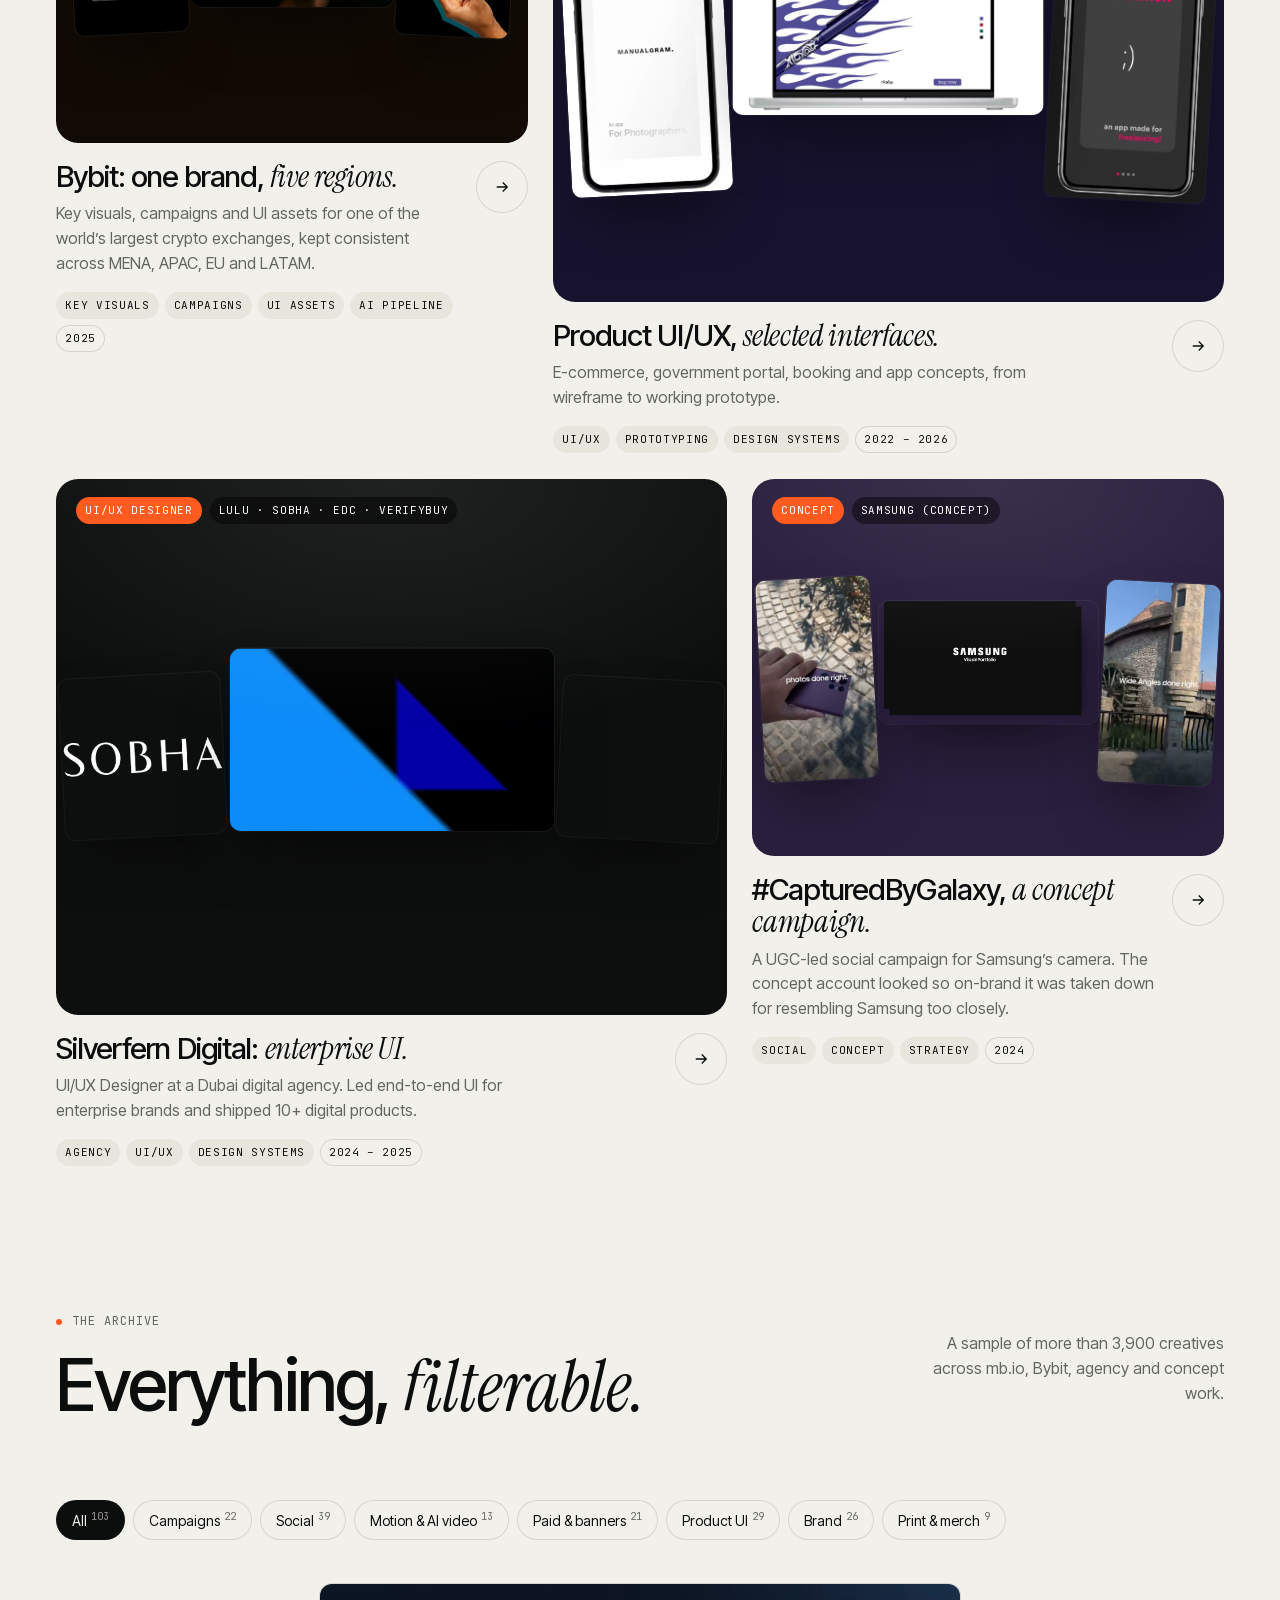
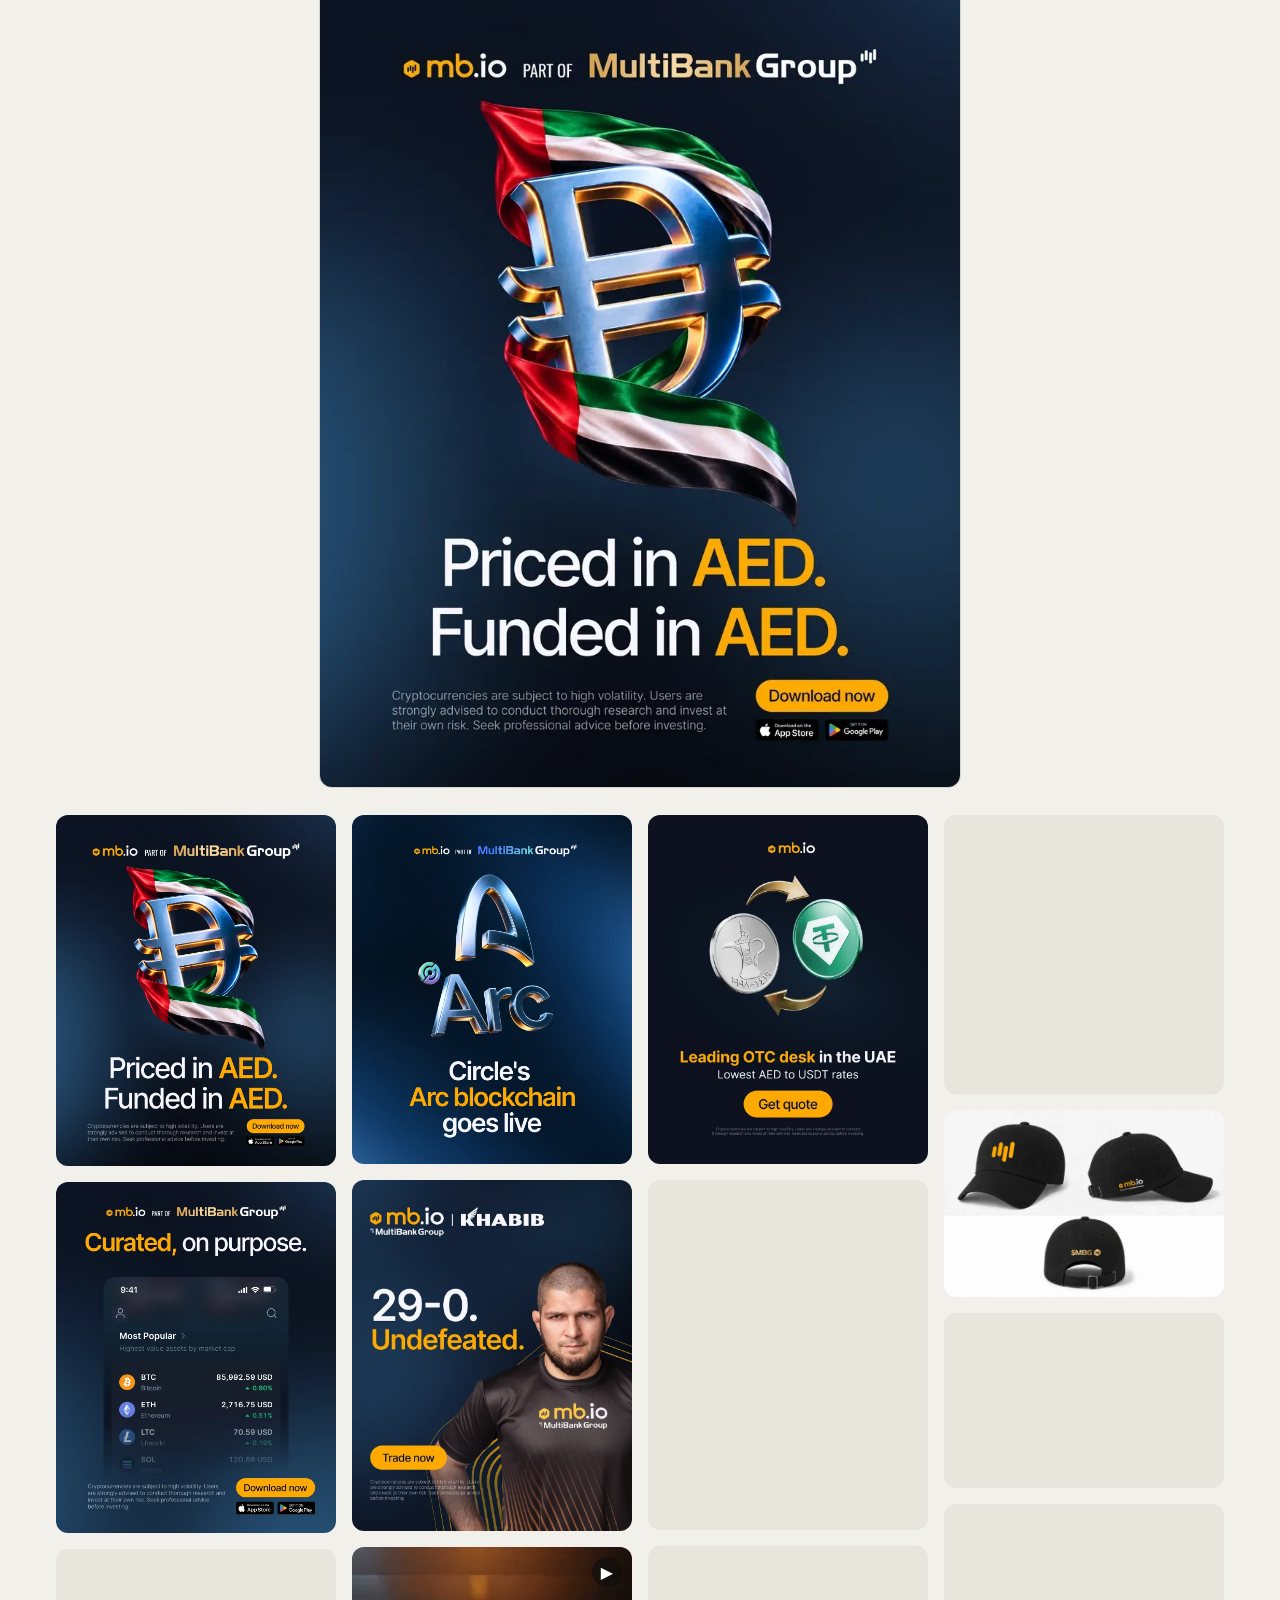
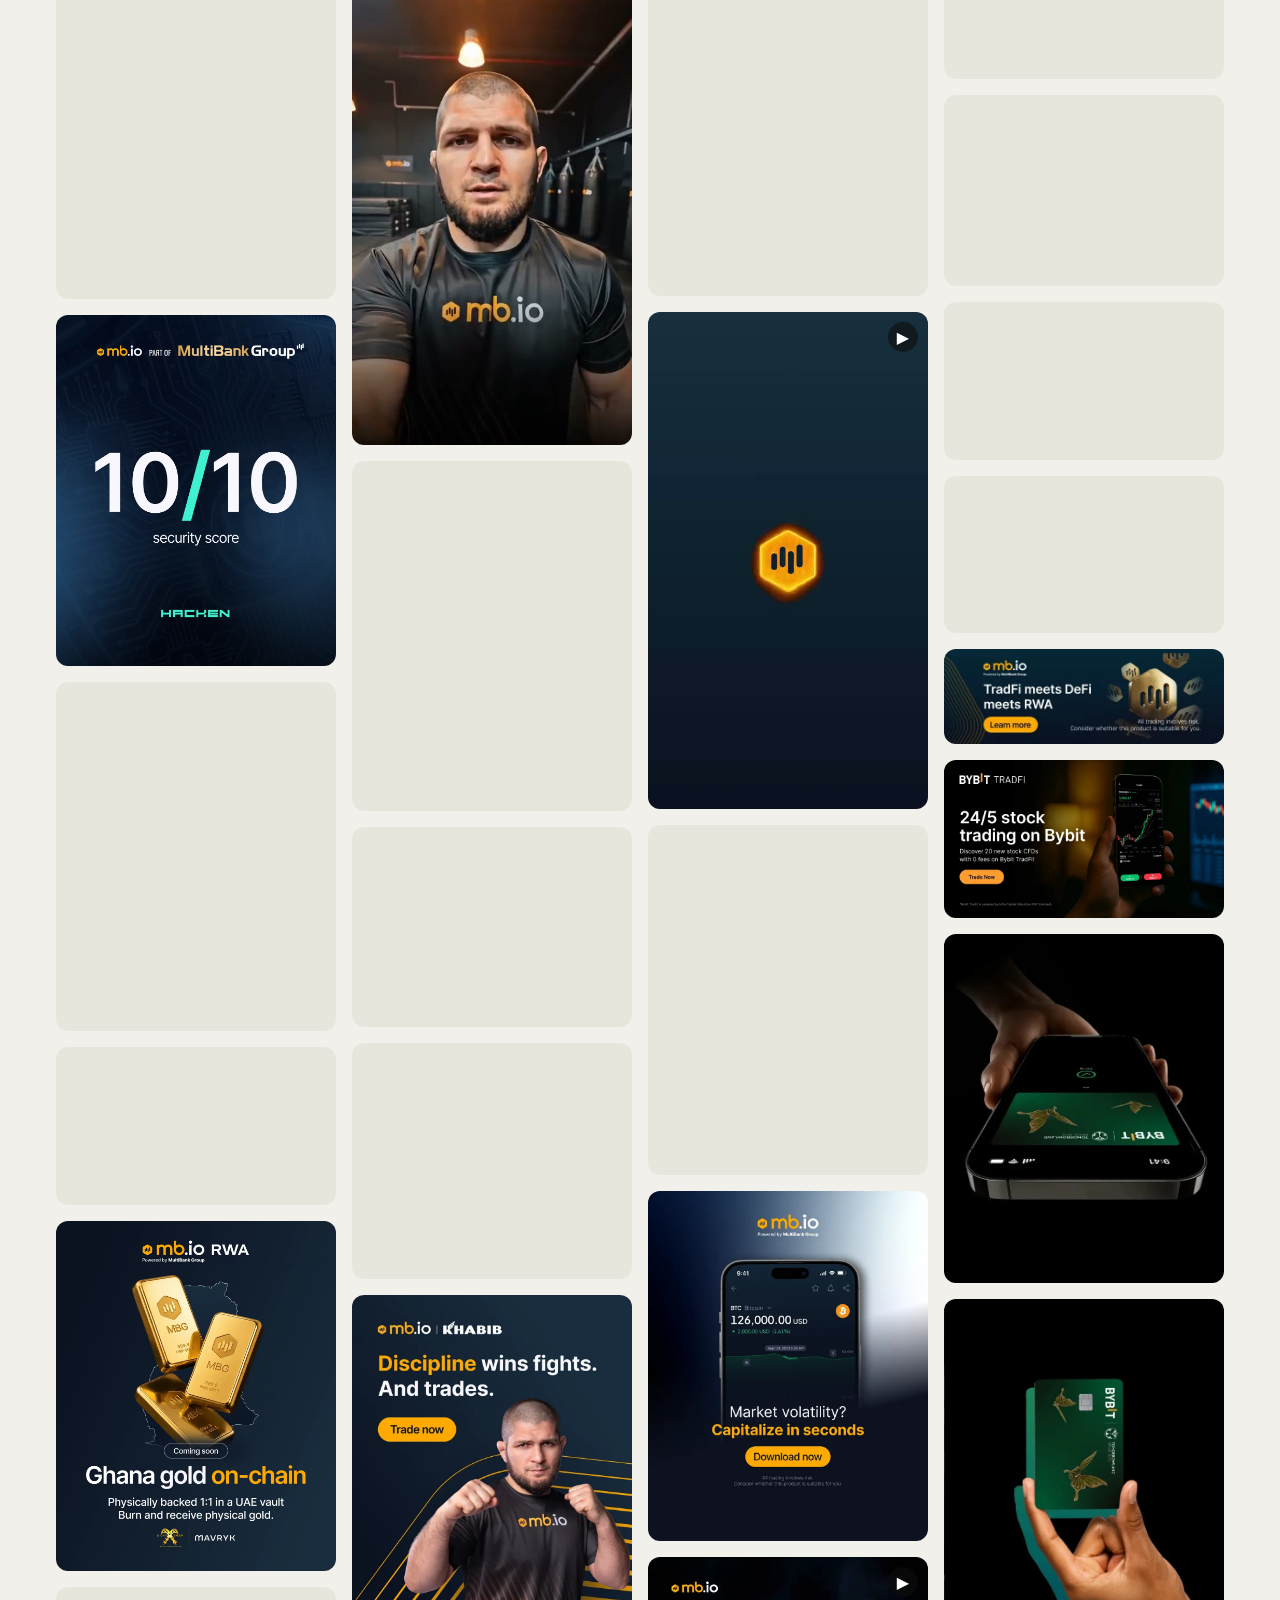
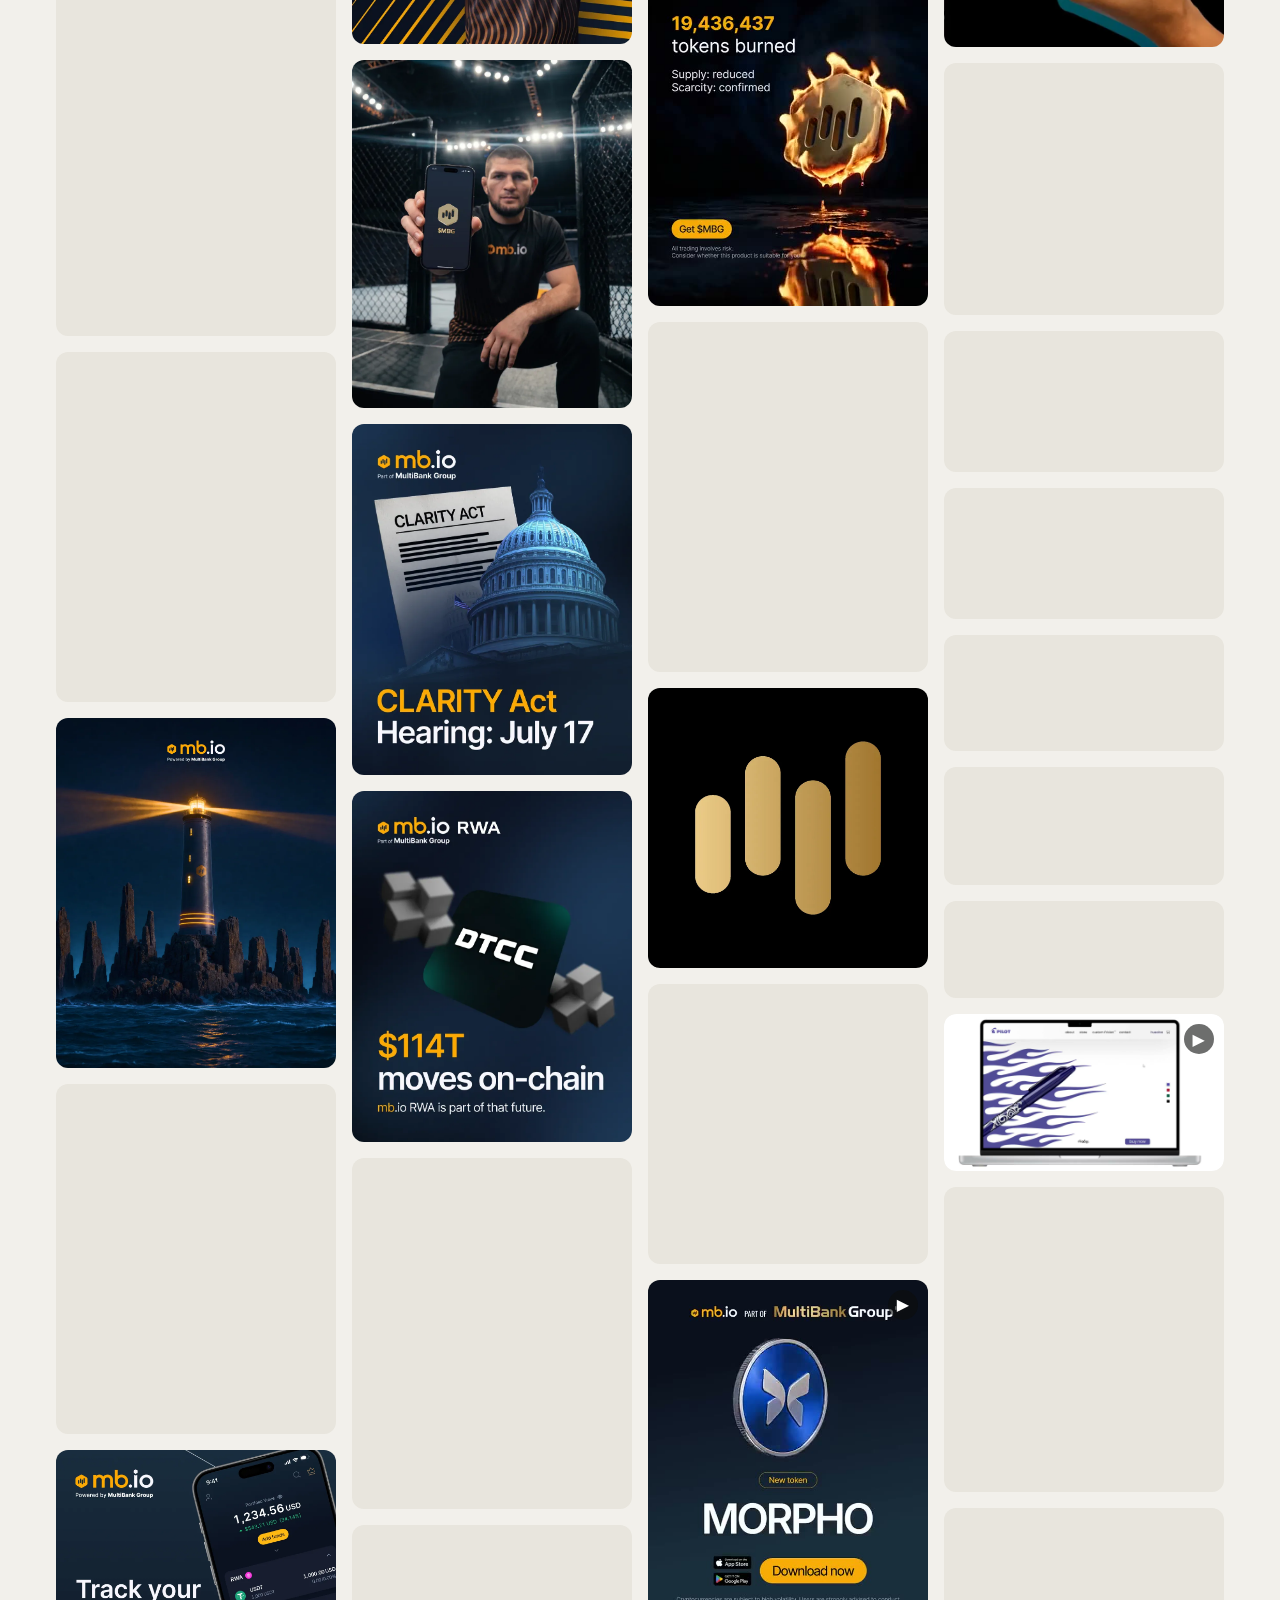
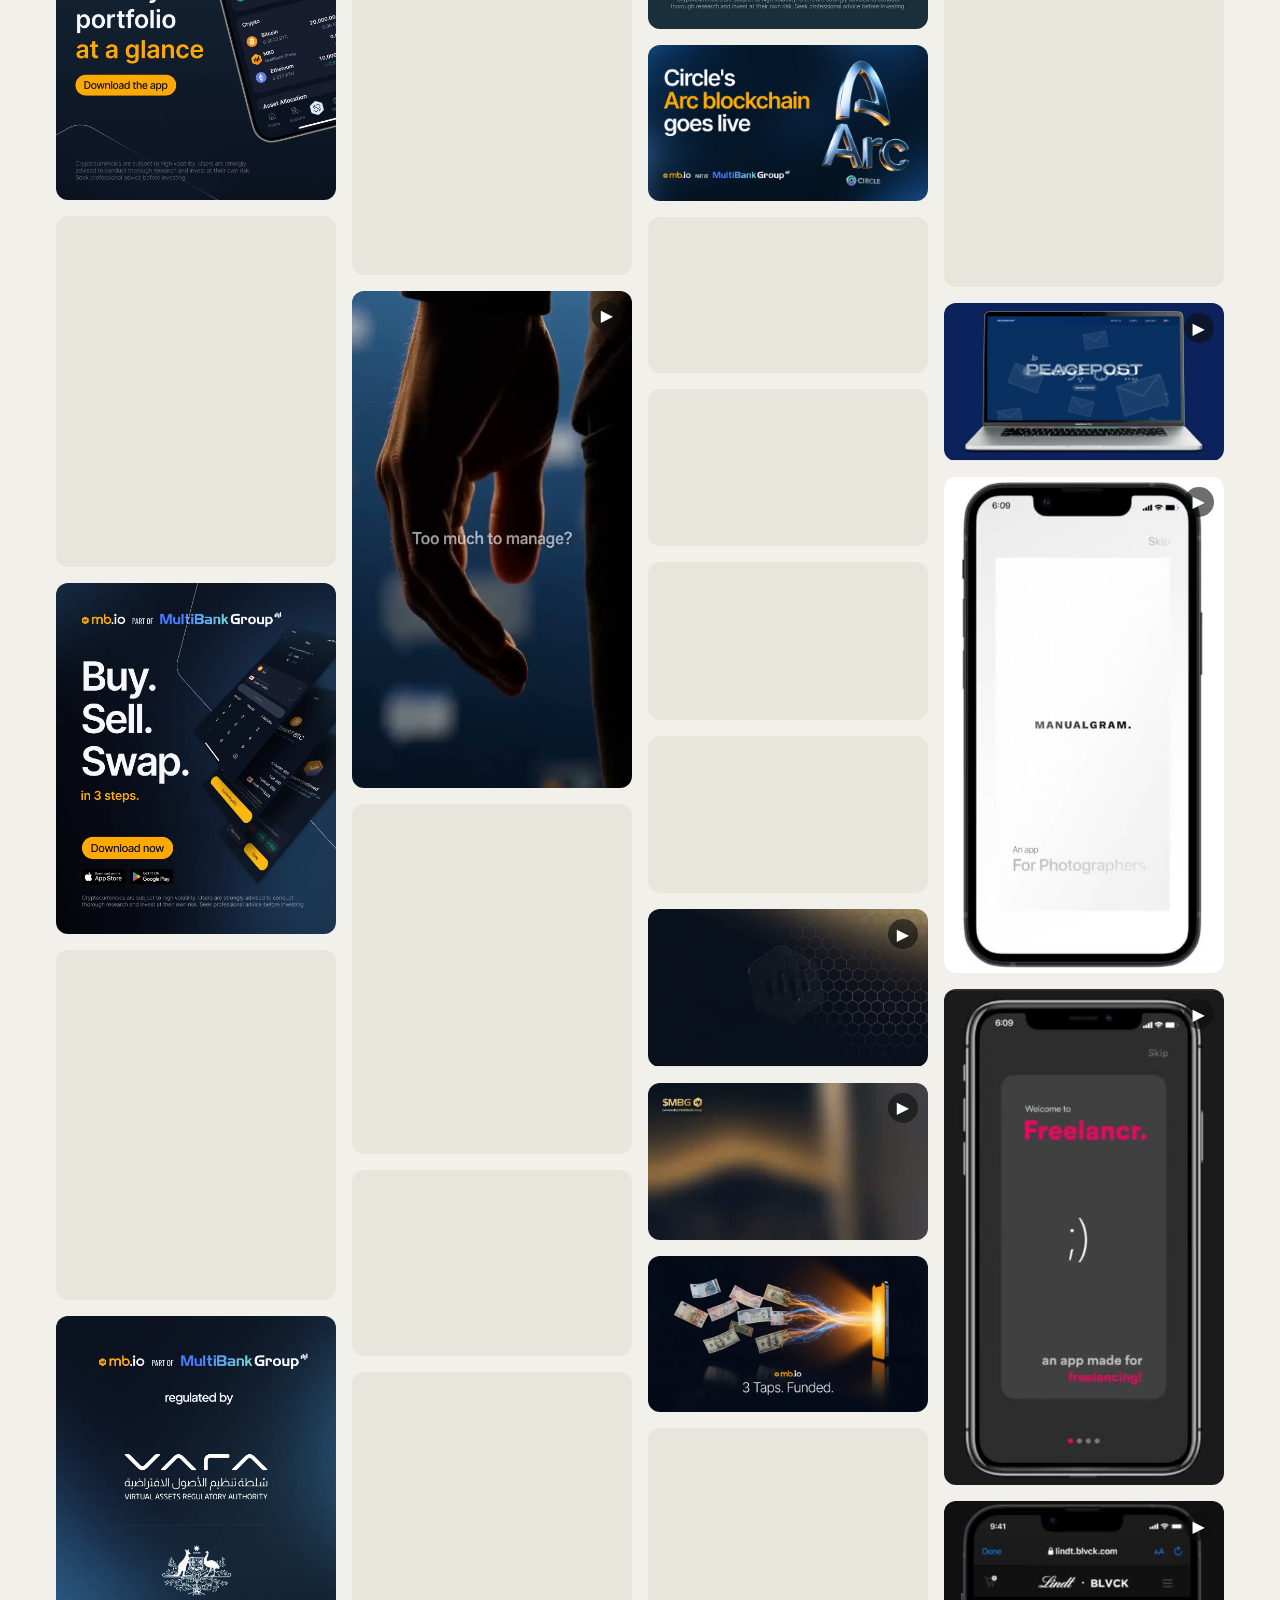
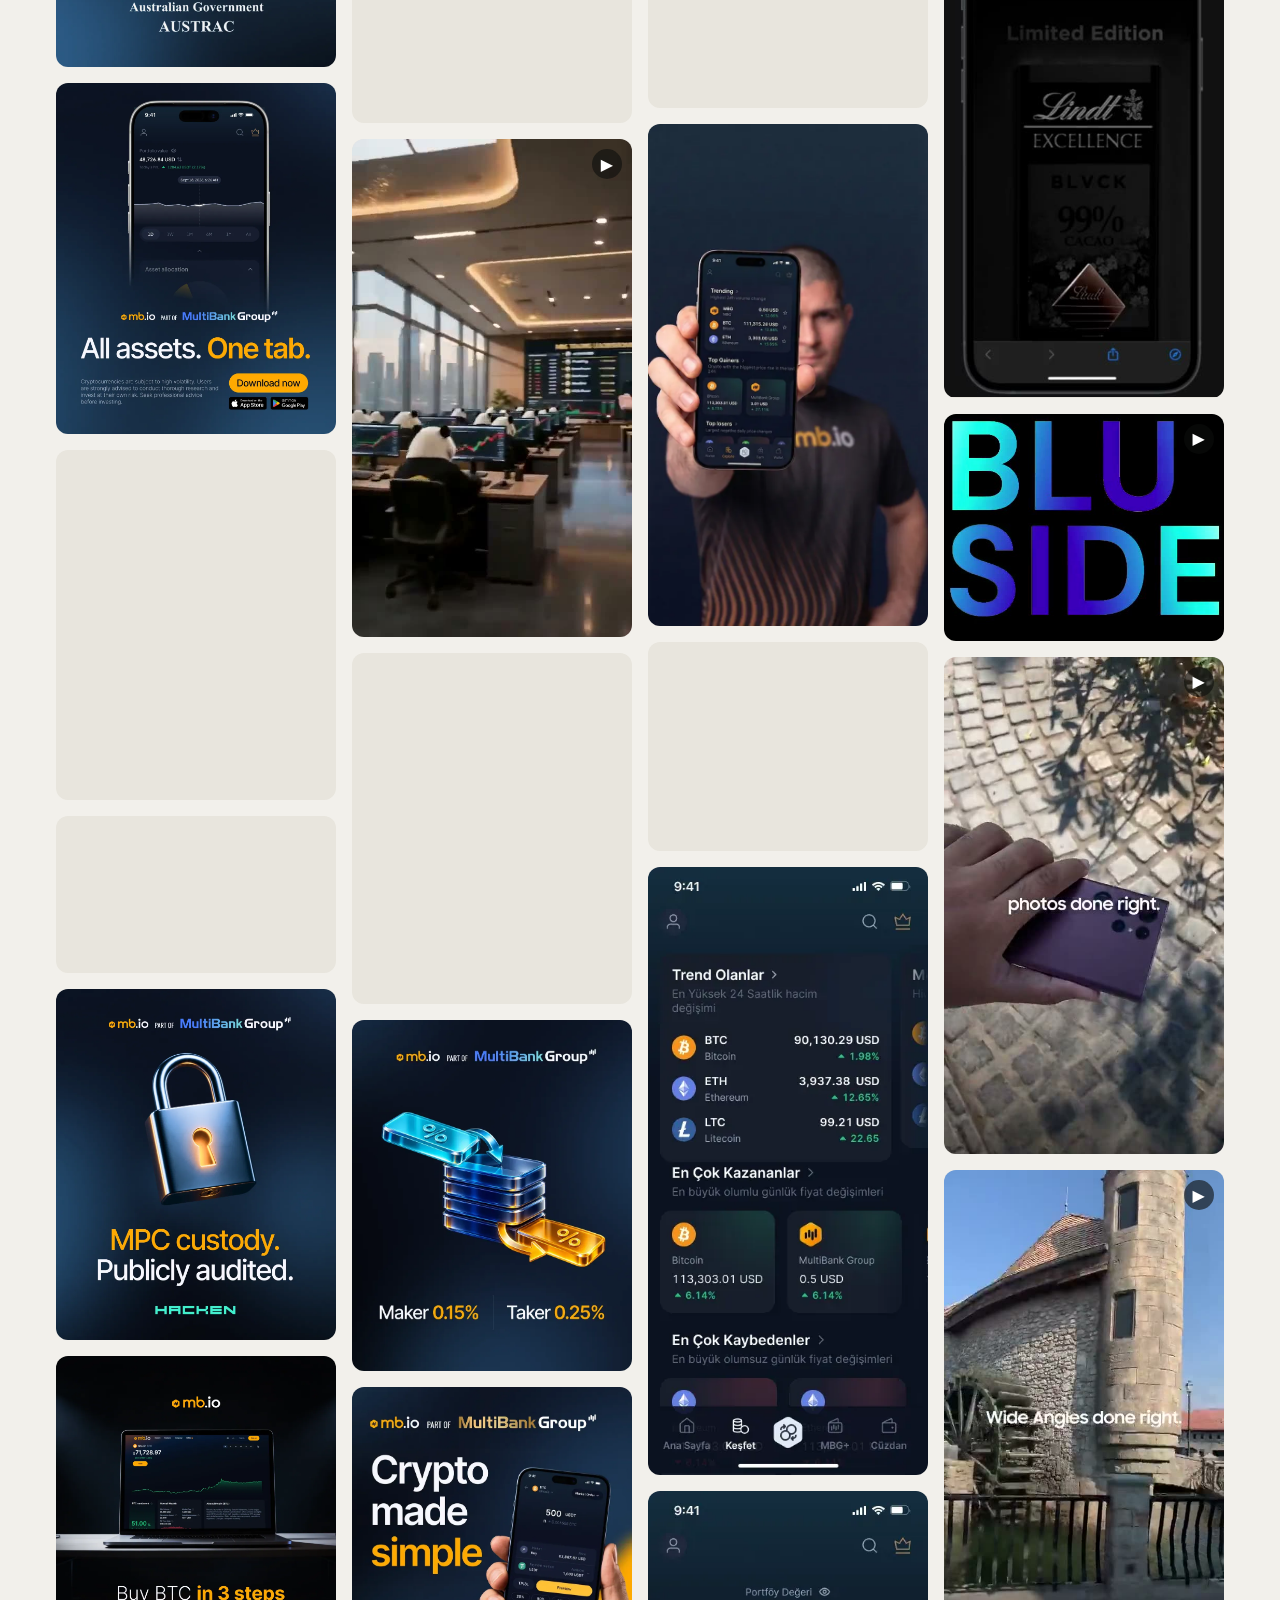
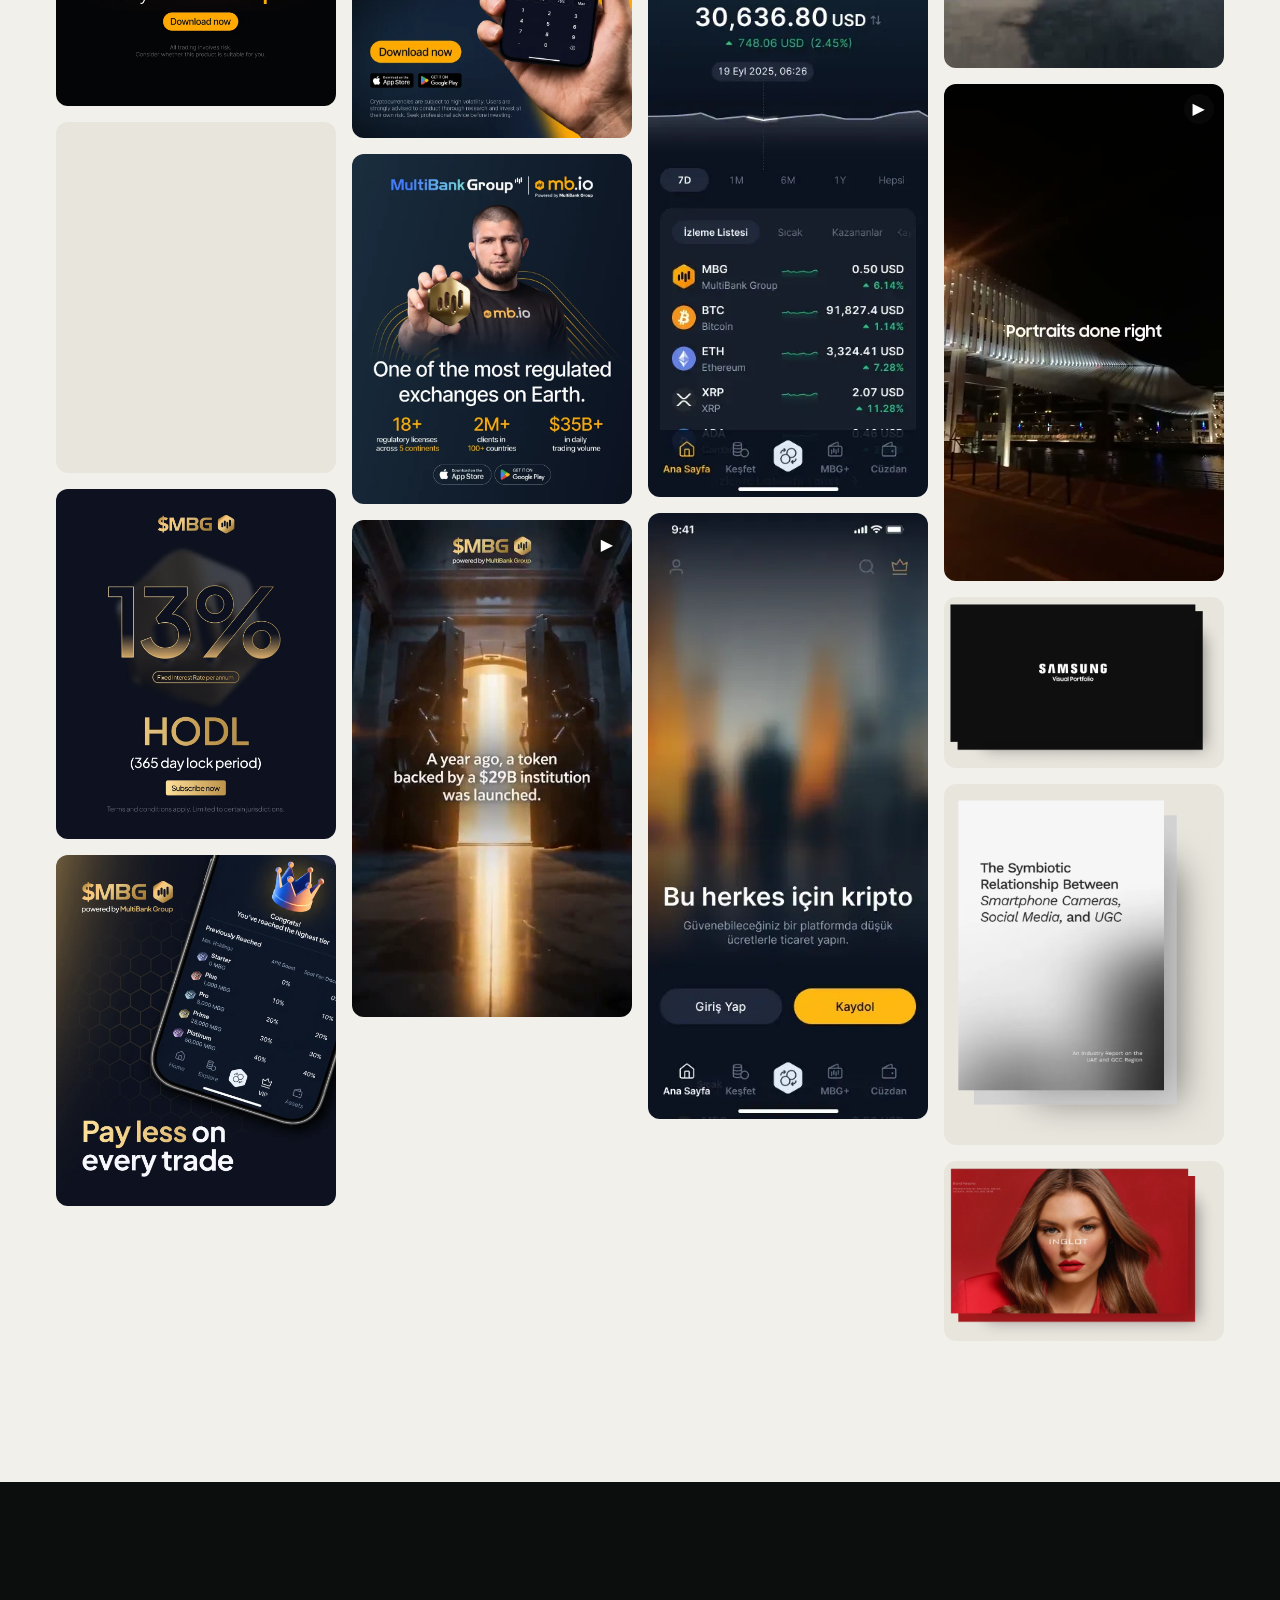
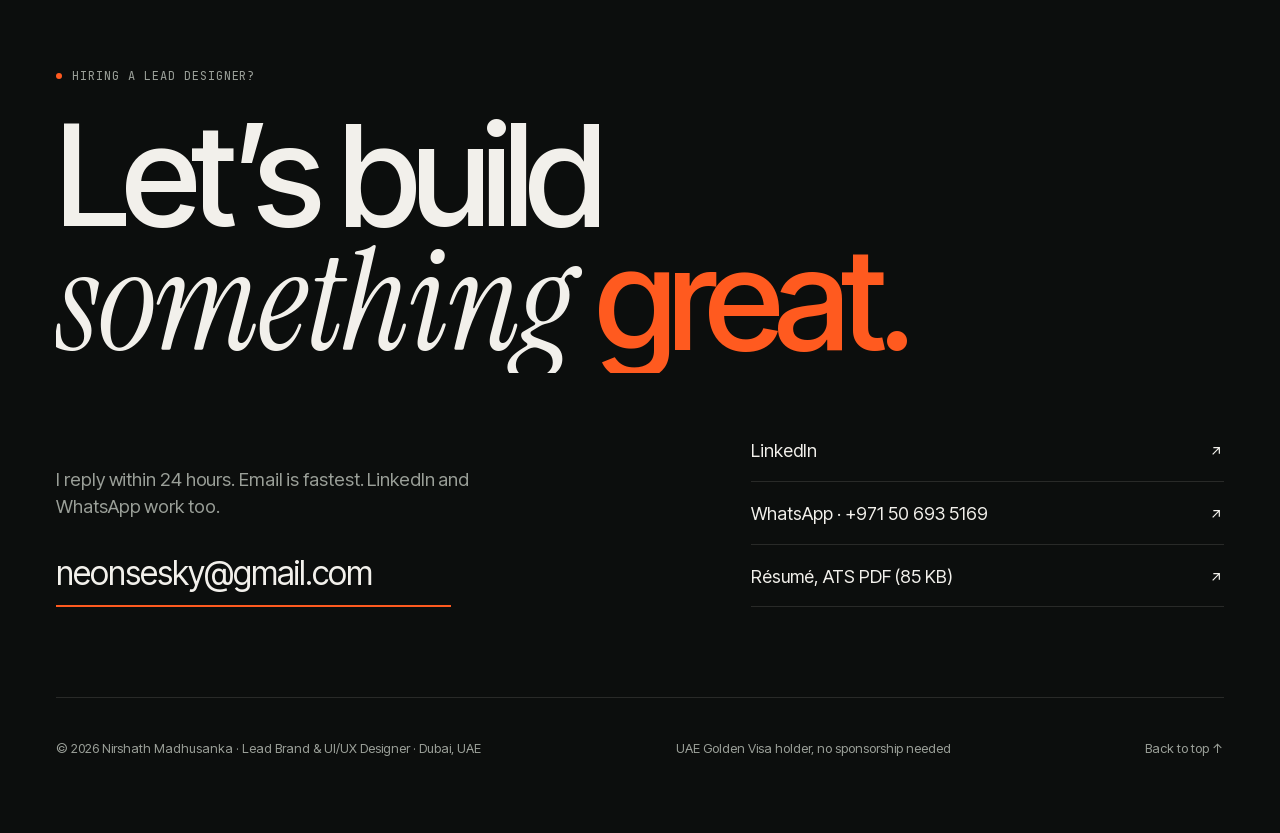
<file: work.html>
<!doctype html>
<html lang="en">
<head>
<meta charset="utf-8">
<meta name="viewport" content="width=device-width,initial-scale=1,viewport-fit=cover">
<title>Work · Nirshath Madhusanka</title>
<meta name="description" content="Case studies and a filterable archive of campaigns, social, motion, paid, product UI and brand work.">
<meta name="theme-color" content="#0C0E0D">
<meta property="og:type" content="website">
<meta property="og:title" content="Work · Nirshath Madhusanka">
<meta property="og:description" content="Case studies and a filterable archive of campaigns, social, motion, paid, product UI and brand work.">
<meta property="og:image" content="assets/og.jpg">
<meta name="twitter:card" content="summary_large_image">
<link rel="icon" href="assets/favicon.svg" type="image/svg+xml">
<link rel="preload" href="assets/fonts/InterTight-500-normal.woff2" as="font" type="font/woff2" crossorigin>
<link rel="stylesheet" href="assets/css/site.css">
<script type="application/ld+json">{"@context": "https://schema.org", "@type": "Person", "name": "Nirshath Madhusanka", "jobTitle": "Lead Brand & UI/UX Designer", "worksFor": {"@type": "Organization", "name": "MultiBank Group (mb.io)"}, "address": {"@type": "PostalAddress", "addressLocality": "Dubai", "addressCountry": "AE"}, "email": "neonsesky@gmail.com", "sameAs": ["https://www.linkedin.com/in/nirshath/"]}</script>
</head>
<body>
<a class="sr-only" href="#main">Skip to content</a>
<header class="nav">
  <div class="wrap nav__in">
    <a class="nav__logo" href="index.html" aria-label="Nirshath Madhusanka, home">Nirshath<span class="serif">M.</span></a>
    <nav class="nav__links" aria-label="Primary"><a href="work.html" aria-current=page>Work</a><a href="ai.html">AI Studio</a><a href="about.html">About</a><a href="resume.html">Résumé</a></nav>
    <div class="nav__cta">
      <span class="pill nav__status"><i class="dot"></i>Open to roles</span>
      <a class="btn btn--accent btn--sm" href="assets/files/Nirshath-Madhusanka-CV-ATS.pdf" download>Download CV</a>
      <button class="nav__burger" aria-label="Menu" aria-expanded="false"><span></span></button>
    </div>
  </div>
</header>
<div class="menu" aria-label="Menu">
  <a class="big" href="index.html">Home</a><a class="big" href="work.html">Work</a><a class="big" href="ai.html">AI Studio</a><a class="big" href="about.html">About</a><a class="big" href="resume.html">Résumé</a>
  <div class="row"><a class="btn btn--accent" href="assets/files/Nirshath-Madhusanka-CV-ATS.pdf" download>Download CV</a><button class="btn btn--line" data-copy>Copy email</button></div>
</div>
<main id="main">

<section class="phead">
  <div class="wrap">
    <span class="eyebrow rv">Work · 6 case studies · 103 pieces in the archive</span>
    <h1 class="display split"><span class="ln"><span>Selected</span></span><span class="ln"><span><span class="serif">work.</span></span></span></h1>
    <p class="lead rv rv-d2">Case studies first, then the archive: a filterable wall of shipped creatives. Hover to play motion, click to open full size.</p>
  </div>
</section>
<section class="sec" style="padding-top:0"><div class="wrap"><div class="cases"><a class="case case--wide rv" href="work/khabib-29-0.html" data-hover data-cursor="View case">
  <div class="case__media" style="--bg:#0B0B0C"><div class="case__client"><span class="tag hot">Featured</span><span class="tag">mb.io × Khabib Nurmagomedov</span></div><div class="collage"><div class="c-45"><img src="assets/img/02ae95_ae9f9ee519a64780a805fca706f5983c.webp" alt="" width="877" height="1100" loading=lazy decoding=async></div><div class="c-916"><video data-src="assets/v/cd34fd.mp4" poster="assets/v/cd34fd.jpg" muted loop playsinline preload="none" aria-label=""></video></div><div class="c-45"><img src="assets/img/02ae95_de7cfcf5b1f14f1cac0915714d557712.webp" alt="" width="880" height="1100" loading=lazy decoding=async></div></div></div>
  <div class="case__meta">
    <div>
      <h3 class="case__title">29–0. <span class="serif">Undefeated.</span></h3>
      <p class="case__desc">A champion’s record turned into a full-funnel campaign: film, AI edits, social, print, retail and merch, all made in-house.</p>
      <div class="case__tags"><span class="tag">Campaign</span><span class="tag">Film & AI</span><span class="tag">Print</span><span class="tag">Merch</span><span class="tag" style="background:none;box-shadow:inset 0 0 0 1px var(--line)">2026</span></div>
    </div>
    <span class="case__arrow"><svg width="18" height="18" viewBox="0 0 24 24" fill="none" stroke="currentColor" stroke-width="1.8" aria-hidden="true"><path d="M5 12h14M13 6l6 6-6 6"/></svg></span>
  </div>
</a><a class="case case--narrow rv" href="work/mbio.html" data-hover data-cursor="View case">
  <div class="case__media" style="--bg:#0A1430"><div class="case__client"><span class="tag hot">Lead Designer</span><span class="tag">MultiBank Group</span></div><div class="collage"><div class="c-45"><img src="assets/img/02ae95_7be0509f4a33416bb7d4967118e075a1.webp" alt="" width="877" height="1100" loading=lazy decoding=async></div><div class="c-phone"><img src="assets/img/02ae95_f8ccf3c3a453490cb390f673c788ea4a.webp" alt="" width="375" height="814" loading=lazy decoding=async></div><div class="c-45"><img src="assets/img/02ae95_0133b6dd12a94e57b29feb9f3d880ee1.webp" alt="" width="877" height="1100" loading=lazy decoding=async></div></div></div>
  <div class="case__meta">
    <div>
      <h3 class="case__title">mb.io: a brand that <span class="serif">ships daily.</span></h3>
      <p class="case__desc">Lead Designer for MultiBank Group’s crypto platform. One Figma system behind 3,000+ on-brand banners in seven months.</p>
      <div class="case__tags"><span class="tag">Brand system</span><span class="tag">Social</span><span class="tag">Paid</span><span class="tag">Product UI</span><span class="tag" style="background:none;box-shadow:inset 0 0 0 1px var(--line)">2026 – now</span></div>
    </div>
    <span class="case__arrow"><svg width="18" height="18" viewBox="0 0 24 24" fill="none" stroke="currentColor" stroke-width="1.8" aria-hidden="true"><path d="M5 12h14M13 6l6 6-6 6"/></svg></span>
  </div>
</a><a class="case case--narrow rv" href="work/bybit.html" data-hover data-cursor="View case">
  <div class="case__media" style="--bg:#120B05"><div class="case__client"><span class="tag hot">Creative Design Specialist</span><span class="tag">Bybit</span></div><div class="collage"><div class="c-45"><img src="assets/img/02ae95_bc3d6f12f1734c998a6edc1ef14fe106.webp" alt="" width="645" height="804" loading=lazy decoding=async></div><div class="c-169" style="width:46%"><img src="assets/img/02ae95_b75c3ad97efd46ba810506f216377a44.webp" alt="" width="1600" height="900" loading=lazy decoding=async></div><div class="c-45"><img src="assets/img/02ae95_25838ae6c76e4e7e870a3d91c3c15a92.webp" alt="" width="646" height="805" loading=lazy decoding=async></div></div></div>
  <div class="case__meta">
    <div>
      <h3 class="case__title">Bybit: one brand, <span class="serif">five regions.</span></h3>
      <p class="case__desc">Key visuals, campaigns and UI assets for one of the world’s largest crypto exchanges, kept consistent across MENA, APAC, EU and LATAM.</p>
      <div class="case__tags"><span class="tag">Key visuals</span><span class="tag">Campaigns</span><span class="tag">UI assets</span><span class="tag">AI pipeline</span><span class="tag" style="background:none;box-shadow:inset 0 0 0 1px var(--line)">2025</span></div>
    </div>
    <span class="case__arrow"><svg width="18" height="18" viewBox="0 0 24 24" fill="none" stroke="currentColor" stroke-width="1.8" aria-hidden="true"><path d="M5 12h14M13 6l6 6-6 6"/></svg></span>
  </div>
</a><a class="case case--wide rv" href="work/product-ui.html" data-hover data-cursor="View case">
  <div class="case__media" style="--bg:#17132E"><div class="case__client"><span class="tag hot">UI/UX</span><span class="tag">Web · App · Portal</span></div><div class="collage"><div class="c-916"><video data-src="assets/v/a874cc.mp4" poster="assets/v/a874cc.jpg" muted loop playsinline preload="none" aria-label=""></video></div><div class="c-169" style="width:50%"><video data-src="assets/v/4e077a.mp4" poster="assets/v/4e077a.jpg" muted loop playsinline preload="none" aria-label=""></video></div><div class="c-916"><video data-src="assets/v/38a7a1.mp4" poster="assets/v/38a7a1.jpg" muted loop playsinline preload="none" aria-label=""></video></div></div></div>
  <div class="case__meta">
    <div>
      <h3 class="case__title">Product UI/UX, <span class="serif">selected interfaces.</span></h3>
      <p class="case__desc">E-commerce, government portal, booking and app concepts, from wireframe to working prototype.</p>
      <div class="case__tags"><span class="tag">UI/UX</span><span class="tag">Prototyping</span><span class="tag">Design systems</span><span class="tag" style="background:none;box-shadow:inset 0 0 0 1px var(--line)">2022 – 2026</span></div>
    </div>
    <span class="case__arrow"><svg width="18" height="18" viewBox="0 0 24 24" fill="none" stroke="currentColor" stroke-width="1.8" aria-hidden="true"><path d="M5 12h14M13 6l6 6-6 6"/></svg></span>
  </div>
</a><a class="case case--wide rv" href="work/silverfern.html" data-hover data-cursor="View case">
  <div class="case__media" style="--bg:#0D0F0E"><div class="case__client"><span class="tag hot">UI/UX Designer</span><span class="tag">Lulu · Sobha · EDC · VerifyBuy</span></div><div class="collage"><div class="c-11"><img src="assets/img/02ae95_4010c5bc909a46d684e99f497489d6f9.webp" alt="" width="1000" height="1000" loading=lazy decoding=async></div><div class="c-169" style="width:52%"><video data-src="assets/v/7783bd.mp4" poster="assets/v/7783bd.jpg" muted loop playsinline preload="none" aria-label=""></video></div><div class="c-11"><img src="assets/img/02ae95_7f274163da21449ba5a8ff93d33850e5.webp" alt="" width="1000" height="1000" loading=lazy decoding=async></div></div></div>
  <div class="case__meta">
    <div>
      <h3 class="case__title">Silverfern Digital: <span class="serif">enterprise UI.</span></h3>
      <p class="case__desc">UI/UX Designer at a Dubai digital agency. Led end-to-end UI for enterprise brands and shipped 10+ digital products.</p>
      <div class="case__tags"><span class="tag">Agency</span><span class="tag">UI/UX</span><span class="tag">Design systems</span><span class="tag" style="background:none;box-shadow:inset 0 0 0 1px var(--line)">2024 – 2025</span></div>
    </div>
    <span class="case__arrow"><svg width="18" height="18" viewBox="0 0 24 24" fill="none" stroke="currentColor" stroke-width="1.8" aria-hidden="true"><path d="M5 12h14M13 6l6 6-6 6"/></svg></span>
  </div>
</a><a class="case case--narrow rv" href="work/captured-by-galaxy.html" data-hover data-cursor="View case">
  <div class="case__media" style="--bg:#2A1F3D"><div class="case__client"><span class="tag hot">Concept</span><span class="tag">Samsung (concept)</span></div><div class="collage"><div class="c-916"><video data-src="assets/v/71b9f9.mp4" poster="assets/v/71b9f9.jpg" muted loop playsinline preload="none" aria-label=""></video></div><div class="c-169" style="width:50%"><img src="assets/img/02ae95_6a52f91e5f6d43dca3b20f479a0ec3f1.webp" alt="" width="1577" height="964" loading=lazy decoding=async></div><div class="c-916"><video data-src="assets/v/ffaf6b.mp4" poster="assets/v/ffaf6b.jpg" muted loop playsinline preload="none" aria-label=""></video></div></div></div>
  <div class="case__meta">
    <div>
      <h3 class="case__title">#CapturedByGalaxy, <span class="serif">a concept campaign.</span></h3>
      <p class="case__desc">A UGC-led social campaign for Samsung’s camera. The concept account looked so on-brand it was taken down for resembling Samsung too closely.</p>
      <div class="case__tags"><span class="tag">Social</span><span class="tag">Concept</span><span class="tag">Strategy</span><span class="tag" style="background:none;box-shadow:inset 0 0 0 1px var(--line)">2024</span></div>
    </div>
    <span class="case__arrow"><svg width="18" height="18" viewBox="0 0 24 24" fill="none" stroke="currentColor" stroke-width="1.8" aria-hidden="true"><path d="M5 12h14M13 6l6 6-6 6"/></svg></span>
  </div>
</a></div></div></section>
<section class="sec" style="padding-top:0" id="archive">
  <div class="wrap">
    <div class="sec-head"><div class="l"><span class="eyebrow rv">The archive</span><h2 class="h1 split"><span class="ln"><span>Everything, <span class="serif">filterable.</span></span></span></h2></div>
      <div class="r rv"><p class="muted" style="max-width:32ch">A sample of more than 3,900 creatives across mb.io, Bybit, agency and concept work.</p></div></div>
    <div class="filters" role="toolbar" aria-label="Filter work"><button data-f="all" aria-pressed="true">All</button><button data-f="campaign" aria-pressed="false">Campaigns</button><button data-f="social" aria-pressed="false">Social</button><button data-f="motion" aria-pressed="false">Motion & AI video</button><button data-f="paid" aria-pressed="false">Paid & banners</button><button data-f="product" aria-pressed="false">Product UI</button><button data-f="brand" aria-pressed="false">Brand</button><button data-f="print" aria-pressed="false">Print & merch</button></div>
    <div class="masonry" data-lb-group><figure class="tile tile--feature" data-tags="social brand" data-lb data-cap="AED launch · mb.io" data-cursor="View"><img src="assets/img/02ae95_7be0509f4a33416bb7d4967118e075a1.webp" alt="AED launch · mb.io" width="877" height="1100" loading=lazy decoding=async><figcaption><span>AED launch · mb.io</span></figcaption></figure><figure class="tile" data-tags="social product" data-lb data-cap="AED pricing and AED deposits · mb.io" data-cursor="View"><img src="assets/img/662047_1e3cab2a609ebbb9f1e3b096ed477587.webp" alt="AED pricing and AED deposits · mb.io" width="1080" height="1355" loading=lazy decoding=async><figcaption><span>AED pricing and AED deposits · mb.io</span></figcaption></figure><figure class="tile" data-tags="social product" data-lb data-cap="Curated asset list · mb.io" data-cursor="View"><img src="assets/img/3d1a29_73afbf4c952efdfef2488c5466f97071.webp" alt="Curated asset list · mb.io" width="1080" height="1355" loading=lazy decoding=async><figcaption><span>Curated asset list · mb.io</span></figcaption></figure><figure class="tile" data-tags="social brand" data-lb data-cap="Clarity is a feature · mb.io" data-cursor="View"><img src="assets/img/bb5242_1abb2c5026e4d489b306f3f6763d98cb.webp" alt="Clarity is a feature · mb.io" width="1080" height="1350" loading=lazy decoding=async><figcaption><span>Clarity is a feature · mb.io</span></figcaption></figure><figure class="tile" data-tags="social brand" data-lb data-cap="10/10 Hacken security score · mb.io" data-cursor="View"><img src="assets/img/6f1793_9a13e187b8349aa20085dd571b4dd8dd.webp" alt="10/10 Hacken security score · mb.io" width="1080" height="1355" loading=lazy decoding=async><figcaption><span>10/10 Hacken security score · mb.io</span></figcaption></figure><figure class="tile" data-tags="social brand" data-lb data-cap="Simple doesn&#x27;t mean basic · mb.io" data-cursor="View"><img src="assets/img/eae761_af8e466197cb30fd0f4c00e452589527.webp" alt="Simple doesn&#x27;t mean basic · mb.io" width="1080" height="1350" loading=lazy decoding=async><figcaption><span>Simple doesn&#x27;t mean basic · mb.io</span></figcaption></figure><figure class="tile" data-tags="campaign social" data-lb data-cap="RWA Summit keynote · mb.io" data-cursor="View"><img src="assets/img/5354ef_f44d4b6d89256f91f60f438c4cb5b59e.webp" alt="RWA Summit keynote · mb.io" width="1600" height="900" loading=lazy decoding=async><figcaption><span>RWA Summit keynote · mb.io</span></figcaption></figure><figure class="tile" data-tags="campaign social" data-lb data-cap="Ghana partnership · mb.io" data-cursor="View"><img src="assets/img/7bf3b0_a4c15519e37f3b9bdb08cfd08a77002b.webp" alt="Ghana partnership · mb.io" width="1080" height="1350" loading=lazy decoding=async><figcaption><span>Ghana partnership · mb.io</span></figcaption></figure><figure class="tile" data-tags="campaign social" data-lb data-cap="Bitcoin Pizza Day · mb.io" data-cursor="View"><img src="assets/img/12123b_12249c25426b8ff7a50eca059cbbe0b9.webp" alt="Bitcoin Pizza Day · mb.io" width="1080" height="1350" loading=lazy decoding=async><figcaption><span>Bitcoin Pizza Day · mb.io</span></figcaption></figure><figure class="tile" data-tags="campaign paid" data-lb data-cap="Bitcoin Pizza Day earn interest · mb.io" data-cursor="View"><img src="assets/img/92d8e4_af40a20e6db8340230f837835d67a805.webp" alt="Bitcoin Pizza Day earn interest · mb.io" width="1080" height="1350" loading=lazy decoding=async><figcaption><span>Bitcoin Pizza Day earn interest · mb.io</span></figcaption></figure><figure class="tile" data-tags="social" data-lb data-cap="Don&#x27;t chase every candle · mb.io" data-cursor="View"><img src="assets/img/373dea_492a6ea63cad69b5a92b4b995ad854c4.webp" alt="Don&#x27;t chase every candle · mb.io" width="1080" height="1350" loading=lazy decoding=async><figcaption><span>Don&#x27;t chase every candle · mb.io</span></figcaption></figure><figure class="tile" data-tags="social brand" data-lb data-cap="What regulated should mean · mb.io" data-cursor="View"><img src="assets/img/122618_7383935a69dc769f25aec80ba6285420.webp" alt="What regulated should mean · mb.io" width="1080" height="1350" loading=lazy decoding=async><figcaption><span>What regulated should mean · mb.io</span></figcaption></figure><figure class="tile" data-tags="social product" data-lb data-cap="Track your portfolio · mb.io" data-cursor="View"><img src="assets/img/ee2649_35a1b3f98695066dd3ae46569b62e409.webp" alt="Track your portfolio · mb.io" width="1080" height="1350" loading=lazy decoding=async><figcaption><span>Track your portfolio · mb.io</span></figcaption></figure><figure class="tile" data-tags="social brand" data-lb data-cap="4M+ clients across 100 countries · mb.io" data-cursor="View"><img src="assets/img/b688e4_f8a0923a27125c86079f0cbcde56972c.webp" alt="4M+ clients across 100 countries · mb.io" width="1080" height="1355" loading=lazy decoding=async><figcaption><span>4M+ clients across 100 countries · mb.io</span></figcaption></figure><figure class="tile" data-tags="social product" data-lb data-cap="Buy in 3 steps · mb.io" data-cursor="View"><img src="assets/img/5abdba_002a56a4f0698c56b55ae6acb17c490a.webp" alt="Buy in 3 steps · mb.io" width="1080" height="1355" loading=lazy decoding=async><figcaption><span>Buy in 3 steps · mb.io</span></figcaption></figure><figure class="tile" data-tags="social brand" data-lb data-cap="Regulations · mb.io" data-cursor="View"><img src="assets/img/79fec5_4dbf6cda83b09f80a82896e4ff20f55f.webp" alt="Regulations · mb.io" width="1080" height="1350" loading=lazy decoding=async><figcaption><span>Regulations · mb.io</span></figcaption></figure><figure class="tile" data-tags="social brand" data-lb data-cap="ASIC and VARA licences · mb.io" data-cursor="View"><img src="assets/img/e45353_45591d3fa7b7c7aecfe857419964692c.webp" alt="ASIC and VARA licences · mb.io" width="1080" height="1355" loading=lazy decoding=async><figcaption><span>ASIC and VARA licences · mb.io</span></figcaption></figure><figure class="tile" data-tags="social product" data-lb data-cap="Wallet tab and transaction history · mb.io" data-cursor="View"><img src="assets/img/7111f2_32de1209b729ace0df89f6ccd46cbff8.webp" alt="Wallet tab and transaction history · mb.io" width="1080" height="1355" loading=lazy decoding=async><figcaption><span>Wallet tab and transaction history · mb.io</span></figcaption></figure><figure class="tile" data-tags="campaign paid" data-lb data-cap="$MBG on mb.io" data-cursor="View"><img src="assets/img/7b9d0c_6c76789dd6fce46d7792b25dd568839f.webp" alt="$MBG on mb.io" width="1080" height="1350" loading=lazy decoding=async><figcaption><span>$MBG on mb.io</span></figcaption></figure><figure class="tile" data-tags="campaign paid" data-lb data-cap="$3B real estate tokenized · mb.io" data-cursor="View"><img src="assets/img/4fd7a7_88b9f3a2dda15af442858ad951d4a030.webp" alt="$3B real estate tokenized · mb.io" width="1600" height="900" loading=lazy decoding=async><figcaption><span>$3B real estate tokenized · mb.io</span></figcaption></figure><figure class="tile" data-tags="social brand" data-lb data-cap="MPC custody and public audit · mb.io" data-cursor="View"><img src="assets/img/847f3b_4e7479c3c6e18fc87a580db307992138.webp" alt="MPC custody and public audit · mb.io" width="1080" height="1355" loading=lazy decoding=async><figcaption><span>MPC custody and public audit · mb.io</span></figcaption></figure><figure class="tile" data-tags="social" data-lb data-cap="BTC in 3 steps · mb.io" data-cursor="View"><img src="assets/img/def9ea_8c5148ee1cc11e784fec7fe36c9f69e6.webp" alt="BTC in 3 steps · mb.io" width="1080" height="1350" loading=lazy decoding=async><figcaption><span>BTC in 3 steps · mb.io</span></figcaption></figure><figure class="tile" data-tags="social product" data-lb data-cap="Price alerts · mb.io" data-cursor="View"><img src="assets/img/891a17_ec20def6d8022977814e1ebbc76418fd.webp" alt="Price alerts · mb.io" width="1080" height="1355" loading=lazy decoding=async><figcaption><span>Price alerts · mb.io</span></figcaption></figure><figure class="tile" data-tags="campaign paid" data-lb data-cap="$MBG Earn campaigns · mb.io" data-cursor="View"><img src="assets/img/4e81e6_6586b210d38a8bb95aba74d7df846d09.webp" alt="$MBG Earn campaigns · mb.io" width="1080" height="1350" loading=lazy decoding=async><figcaption><span>$MBG Earn campaigns · mb.io</span></figcaption></figure><figure class="tile" data-tags="social paid" data-lb data-cap="$MBG fee math" data-cursor="View"><img src="assets/img/d2f266_4deeb954a70f0037efd18311e79cf86f.webp" alt="$MBG fee math" width="1080" height="1355" loading=lazy decoding=async><figcaption><span>$MBG fee math</span></figcaption></figure><figure class="tile" data-tags="campaign social" data-lb data-cap="Arc blockchain · mb.io" data-cursor="View"><img src="assets/img/ac5f37_7f8e35aeb3918cc909f672b20198857f.webp" alt="Arc blockchain · mb.io" width="1080" height="1350" loading=lazy decoding=async><figcaption><span>Arc blockchain · mb.io</span></figcaption></figure><figure class="tile" data-tags="campaign social" data-lb data-cap="29–0 Undefeated · mb.io × Khabib" data-cursor="View"><img src="assets/img/02ae95_ae9f9ee519a64780a805fca706f5983c.webp" alt="29–0 Undefeated · mb.io × Khabib" width="877" height="1100" loading=lazy decoding=async><figcaption><span>29–0 Undefeated · mb.io × Khabib</span></figcaption></figure><figure class="tile" data-tags="campaign motion" data-lb data-video="assets/v/cd34fd.mp4" data-cap="Khabib AI film edit · mb.io" data-hover data-cursor="Play"><video data-src="assets/v/cd34fd.mp4" poster="assets/v/cd34fd.jpg" muted loop playsinline preload="none" aria-label=""></video><span class="play">▶</span><figcaption><span>Khabib AI film edit · mb.io</span></figcaption></figure><figure class="tile" data-tags="campaign print" data-lb data-cap="29–0 event poster · mb.io" data-cursor="View"><img src="assets/img/02ae95_2e8f1bcc918d4be6b4332568a418cec1.webp" alt="29–0 event poster · mb.io" width="880" height="1100" loading=lazy decoding=async><figcaption><span>29–0 event poster · mb.io</span></figcaption></figure><figure class="tile" data-tags="campaign print" data-lb data-cap="Retail packaging · mb.io × Khabib" data-cursor="View"><img src="assets/img/02ae95_16eff4afd04e4bbf8cfbe304fe119d95.webp" alt="Retail packaging · mb.io × Khabib" width="1500" height="1074" loading=lazy decoding=async><figcaption><span>Retail packaging · mb.io × Khabib</span></figcaption></figure><figure class="tile" data-tags="campaign print" data-lb data-cap="Event booth · mb.io" data-cursor="View"><img src="assets/img/02ae95_6456d29ddc514e148c985abf4770c8fe.webp" alt="Event booth · mb.io" width="1100" height="926" loading=lazy decoding=async><figcaption><span>Event booth · mb.io</span></figcaption></figure><figure class="tile" data-tags="campaign paid" data-lb data-cap="Discipline wins fights · mb.io" data-cursor="View"><img src="assets/img/02ae95_de7cfcf5b1f14f1cac0915714d557712.webp" alt="Discipline wins fights · mb.io" width="880" height="1100" loading=lazy decoding=async><figcaption><span>Discipline wins fights · mb.io</span></figcaption></figure><figure class="tile" data-tags="campaign social" data-lb data-cap="Octagon social · mb.io" data-cursor="View"><img src="assets/img/02ae95_b9ed482102104667a8b25b03c5132f6c.webp" alt="Octagon social · mb.io" width="886" height="1100" loading=lazy decoding=async><figcaption><span>Octagon social · mb.io</span></figcaption></figure><figure class="tile" data-tags="social" data-lb data-cap="CLARITY Act · mb.io" data-cursor="View"><img src="assets/img/02ae95_0133b6dd12a94e57b29feb9f3d880ee1.webp" alt="CLARITY Act · mb.io" width="877" height="1100" loading=lazy decoding=async><figcaption><span>CLARITY Act · mb.io</span></figcaption></figure><figure class="tile" data-tags="social" data-lb data-cap="DTCC RWA · mb.io" data-cursor="View"><img src="assets/img/02ae95_17409462d7f44ad09fb68634f1f290d9.webp" alt="DTCC RWA · mb.io" width="877" height="1100" loading=lazy decoding=async><figcaption><span>DTCC RWA · mb.io</span></figcaption></figure><figure class="tile" data-tags="social brand" data-lb data-cap="MPC custody · mb.io" data-cursor="View"><img src="assets/img/02ae95_801151b81dc543d0bd30c5e46fddc5ba.webp" alt="MPC custody · mb.io" width="877" height="1100" loading=lazy decoding=async><figcaption><span>MPC custody · mb.io</span></figcaption></figure><figure class="tile" data-tags="social brand" data-lb data-cap="Globally regulated · mb.io" data-cursor="View"><img src="assets/img/02ae95_e4a23f6ea3eb44e69182990541a5dc6e.webp" alt="Globally regulated · mb.io" width="880" height="1100" loading=lazy decoding=async><figcaption><span>Globally regulated · mb.io</span></figcaption></figure><figure class="tile" data-tags="motion product" data-lb data-video="assets/v/aee33f.mp4" data-cap="New features reel · mb.io" data-hover data-cursor="Play"><video data-src="assets/v/aee33f.mp4" poster="assets/v/aee33f.jpg" muted loop playsinline preload="none" aria-label=""></video><span class="play">▶</span><figcaption><span>New features reel · mb.io</span></figcaption></figure><figure class="tile" data-tags="social" data-lb data-cap="Bitcoin Pizza Day · mb.io" data-cursor="View"><img src="assets/img/02ae95_a2df66635110495cadbd3b5c9bd7fc88.webp" alt="Bitcoin Pizza Day · mb.io" width="880" height="1100" loading=lazy decoding=async><figcaption><span>Bitcoin Pizza Day · mb.io</span></figcaption></figure><figure class="tile" data-tags="print" data-lb data-cap="Pizza Day box · mb.io" data-cursor="View"><img src="assets/img/02ae95_3039635a14444000897a82c5a252a589.webp" alt="Pizza Day box · mb.io" width="1500" height="1000" loading=lazy decoding=async><figcaption><span>Pizza Day box · mb.io</span></figcaption></figure><figure class="tile" data-tags="social product" data-lb data-cap="Trending listings · mb.io" data-cursor="View"><img src="assets/img/02ae95_7525611141da4f758d923046d2c8df01.webp" alt="Trending listings · mb.io" width="877" height="1100" loading=lazy decoding=async><figcaption><span>Trending listings · mb.io</span></figcaption></figure><figure class="tile" data-tags="motion" data-lb data-video="assets/v/dd9e99.mp4" data-cap="Panda reel · mb.io" data-hover data-cursor="Play"><video data-src="assets/v/dd9e99.mp4" poster="assets/v/dd9e99.jpg" muted loop playsinline preload="none" aria-label=""></video><span class="play">▶</span><figcaption><span>Panda reel · mb.io</span></figcaption></figure><figure class="tile" data-tags="social brand" data-lb data-cap="10/10 security · mb.io" data-cursor="View"><img src="assets/img/02ae95_fea7af533e0e43d2815c38b52f8474a5.webp" alt="10/10 security · mb.io" width="877" height="1100" loading=lazy decoding=async><figcaption><span>10/10 security · mb.io</span></figcaption></figure><figure class="tile" data-tags="social paid" data-lb data-cap="Maker / taker fees · mb.io" data-cursor="View"><img src="assets/img/02ae95_dc92726ecb31423aa122b731cd55a351.webp" alt="Maker / taker fees · mb.io" width="877" height="1100" loading=lazy decoding=async><figcaption><span>Maker / taker fees · mb.io</span></figcaption></figure><figure class="tile" data-tags="paid product" data-lb data-cap="Crypto made simple · mb.io" data-cursor="View"><img src="assets/img/02ae95_b1dbaeb37eab4c989bbae626272e333f.webp" alt="Crypto made simple · mb.io" width="877" height="1100" loading=lazy decoding=async><figcaption><span>Crypto made simple · mb.io</span></figcaption></figure><figure class="tile" data-tags="campaign paid" data-lb data-cap="Most regulated · mb.io × Khabib" data-cursor="View"><img src="assets/img/02ae95_f722fce714924f31b3efb70078e084ed.webp" alt="Most regulated · mb.io × Khabib" width="880" height="1100" loading=lazy decoding=async><figcaption><span>Most regulated · mb.io × Khabib</span></figcaption></figure><figure class="tile" data-tags="motion" data-lb data-video="assets/v/8206b3.mp4" data-cap="Anniversary reel · mb.io" data-hover data-cursor="Play"><video data-src="assets/v/8206b3.mp4" poster="assets/v/8206b3.jpg" muted loop playsinline preload="none" aria-label=""></video><span class="play">▶</span><figcaption><span>Anniversary reel · mb.io</span></figcaption></figure><figure class="tile" data-tags="paid" data-lb data-cap="OTC desk · mb.io" data-cursor="View"><img src="assets/img/02ae95_5e36b820e2814aa8946b8089c430f183.webp" alt="OTC desk · mb.io" width="880" height="1100" loading=lazy decoding=async><figcaption><span>OTC desk · mb.io</span></figcaption></figure><figure class="tile" data-tags="paid" data-lb data-cap="Large orders need OTC · mb.io" data-cursor="View"><img src="assets/img/02ae95_8b8d662f02f4430d9684aff861ad2c2d.webp" alt="Large orders need OTC · mb.io" width="880" height="1100" loading=lazy decoding=async><figcaption><span>Large orders need OTC · mb.io</span></figcaption></figure><figure class="tile" data-tags="paid" data-lb data-cap="USDT OTC · mb.io" data-cursor="View"><img src="assets/img/02ae95_ce149796893c418ba8e7d6a52ba36a52.webp" alt="USDT OTC · mb.io" width="880" height="1100" loading=lazy decoding=async><figcaption><span>USDT OTC · mb.io</span></figcaption></figure><figure class="tile" data-tags="motion brand" data-lb data-video="assets/v/73cbb6.mp4" data-cap="Hexagon brand motion · mb.io" data-hover data-cursor="Play"><video data-src="assets/v/73cbb6.mp4" poster="assets/v/73cbb6.jpg" muted loop playsinline preload="none" aria-label=""></video><span class="play">▶</span><figcaption><span>Hexagon brand motion · mb.io</span></figcaption></figure><figure class="tile" data-tags="paid product" data-lb data-cap="Your first Bitcoin · mb.io" data-cursor="View"><img src="assets/img/02ae95_3a50a224407948b7af8805bd48821aa4.webp" alt="Your first Bitcoin · mb.io" width="880" height="1100" loading=lazy decoding=async><figcaption><span>Your first Bitcoin · mb.io</span></figcaption></figure><figure class="tile" data-tags="paid product" data-lb data-cap="Market volatility · mb.io" data-cursor="View"><img src="assets/img/02ae95_5a330b6e40154b41b859c7439f7c79a3.webp" alt="Market volatility · mb.io" width="880" height="1100" loading=lazy decoding=async><figcaption><span>Market volatility · mb.io</span></figcaption></figure><figure class="tile" data-tags="motion social" data-lb data-video="assets/v/4dca8b.mp4" data-cap="Token burn · mb.io" data-hover data-cursor="Play"><video data-src="assets/v/4dca8b.mp4" poster="assets/v/4dca8b.jpg" muted loop playsinline preload="none" aria-label=""></video><span class="play">▶</span><figcaption><span>Token burn · mb.io</span></figcaption></figure><figure class="tile" data-tags="paid" data-lb data-cap="The exchange the market needed · mb.io" data-cursor="View"><img src="assets/img/02ae95_d39c56b4914642e597e960944d74fd82.webp" alt="The exchange the market needed · mb.io" width="880" height="1100" loading=lazy decoding=async><figcaption><span>The exchange the market needed · mb.io</span></figcaption></figure><figure class="tile" data-tags="brand" data-lb data-cap="mb.io mark in gold" data-cursor="View"><img src="assets/img/02ae95_b0922afba2934940ab137a2bdd5e0a59.webp" alt="mb.io mark in gold" width="1100" height="1100" loading=lazy decoding=async><figcaption><span>mb.io mark in gold</span></figcaption></figure><figure class="tile" data-tags="brand" data-lb data-cap="3D token mark · mb.io" data-cursor="View"><img src="assets/img/02ae95_0c6eff5743114f7fa0f2d1fb972d8b0d.webp" alt="3D token mark · mb.io" width="1080" height="1080" loading=lazy decoding=async><figcaption><span>3D token mark · mb.io</span></figcaption></figure><figure class="tile" data-tags="motion social" data-lb data-video="assets/v/4a7619.mp4" data-cap="Morpho listing · mb.io" data-hover data-cursor="Play"><video data-src="assets/v/4a7619.mp4" poster="assets/v/4a7619.jpg" muted loop playsinline preload="none" aria-label=""></video><span class="play">▶</span><figcaption><span>Morpho listing · mb.io</span></figcaption></figure><figure class="tile" data-tags="social" data-lb data-cap="Arc blockchain · mb.io" data-cursor="View"><img src="assets/img/02ae95_fa43f591f36a4192a0f1aff837d1a773.webp" alt="Arc blockchain · mb.io" width="1456" height="813" loading=lazy decoding=async><figcaption><span>Arc blockchain · mb.io</span></figcaption></figure><figure class="tile" data-tags="social" data-lb data-cap="Ethereum Glamsterdam · mb.io" data-cursor="View"><img src="assets/img/02ae95_8cc1df8480f44d9fada308c3221a4c2a.webp" alt="Ethereum Glamsterdam · mb.io" width="1456" height="813" loading=lazy decoding=async><figcaption><span>Ethereum Glamsterdam · mb.io</span></figcaption></figure><figure class="tile" data-tags="paid" data-lb data-cap="10/10 crash recap · mb.io" data-cursor="View"><img src="assets/img/02ae95_5f373a4c71d04be3b1d1b8135d6f2613.webp" alt="10/10 crash recap · mb.io" width="1500" height="844" loading=lazy decoding=async><figcaption><span>10/10 crash recap · mb.io</span></figcaption></figure><figure class="tile" data-tags="paid" data-lb data-cap="Market cap banner · mb.io" data-cursor="View"><img src="assets/img/02ae95_56bf4f55250e41ccacf2b47c0c9db32e.webp" alt="Market cap banner · mb.io" width="1500" height="844" loading=lazy decoding=async><figcaption><span>Market cap banner · mb.io</span></figcaption></figure><figure class="tile" data-tags="paid brand" data-lb data-cap="MultiBank banner" data-cursor="View"><img src="assets/img/02ae95_ff0eb69e422448af957aa5fb4c9a1e97.webp" alt="MultiBank banner" width="1500" height="844" loading=lazy decoding=async><figcaption><span>MultiBank banner</span></figcaption></figure><figure class="tile" data-tags="motion" data-lb data-video="assets/v/48abf9.mp4" data-cap="Three doors reel · mb.io" data-hover data-cursor="Play"><video data-src="assets/v/48abf9.mp4" poster="assets/v/48abf9.jpg" muted loop playsinline preload="none" aria-label=""></video><span class="play">▶</span><figcaption><span>Three doors reel · mb.io</span></figcaption></figure><figure class="tile" data-tags="motion" data-lb data-video="assets/v/065dc4.mp4" data-cap="SK reel · mb.io" data-hover data-cursor="Play"><video data-src="assets/v/065dc4.mp4" poster="assets/v/065dc4.jpg" muted loop playsinline preload="none" aria-label=""></video><span class="play">▶</span><figcaption><span>SK reel · mb.io</span></figcaption></figure><figure class="tile" data-tags="paid product" data-lb data-cap="3 taps. Funded. · mb.io" data-cursor="View"><img src="assets/img/02ae95_e1eb45b28d844f309fcfe4965f15136f.webp" alt="3 taps. Funded. · mb.io" width="1500" height="837" loading=lazy decoding=async><figcaption><span>3 taps. Funded. · mb.io</span></figcaption></figure><figure class="tile" data-tags="brand" data-lb data-cap="Bitcoin render · mb.io" data-cursor="View"><img src="assets/img/02ae95_b605aa6c11d1414d947341a3bf7b1672.webp" alt="Bitcoin render · mb.io" width="1100" height="1100" loading=lazy decoding=async><figcaption><span>Bitcoin render · mb.io</span></figcaption></figure><figure class="tile" data-tags="campaign product" data-lb data-cap="App hero · mb.io × Khabib" data-cursor="View"><img src="assets/img/02ae95_2fbaf87f71384101b8206250b8bea39c.webp" alt="App hero · mb.io × Khabib" width="614" height="1100" loading=lazy decoding=async><figcaption><span>App hero · mb.io × Khabib</span></figcaption></figure><figure class="tile" data-tags="product" data-lb data-cap="Tablet UI · mb.io" data-cursor="View"><img src="assets/img/02ae95_056db9931afa48dd9f82ddac3aa502c7.webp" alt="Tablet UI · mb.io" width="1366" height="1024" loading=lazy decoding=async><figcaption><span>Tablet UI · mb.io</span></figcaption></figure><figure class="tile" data-tags="product" data-lb data-cap="Wallet UI · mb.io" data-cursor="View"><img src="assets/img/02ae95_f8ccf3c3a453490cb390f673c788ea4a.webp" alt="Wallet UI · mb.io" width="375" height="814" loading=lazy decoding=async><figcaption><span>Wallet UI · mb.io</span></figcaption></figure><figure class="tile" data-tags="product" data-lb data-cap="Portfolio UI · mb.io" data-cursor="View"><img src="assets/img/02ae95_168141549f044adea5421471157a5e21.webp" alt="Portfolio UI · mb.io" width="375" height="812" loading=lazy decoding=async><figcaption><span>Portfolio UI · mb.io</span></figcaption></figure><figure class="tile" data-tags="product" data-lb data-cap="Onboarding UI · mb.io" data-cursor="View"><img src="assets/img/02ae95_95955eb2573e4ad28ce7902350ac0e90.webp" alt="Onboarding UI · mb.io" width="375" height="812" loading=lazy decoding=async><figcaption><span>Onboarding UI · mb.io</span></figcaption></figure><figure class="tile" data-tags="product" data-lb data-cap="App in hand · mb.io" data-cursor="View"><img src="assets/img/02ae95_e3ef2c1a9f134488973fdc6c0658beef.webp" alt="App in hand · mb.io" width="1100" height="1100" loading=lazy decoding=async><figcaption><span>App in hand · mb.io</span></figcaption></figure><figure class="tile" data-tags="print" data-lb data-cap="Caps · mb.io merch" data-cursor="View"><img src="assets/img/02ae95_a4363f4af41048e38352c957e0790c25.webp" alt="Caps · mb.io merch" width="1280" height="853" loading=lazy decoding=async><figcaption><span>Caps · mb.io merch</span></figcaption></figure><figure class="tile" data-tags="print" data-lb data-cap="Tees · mb.io merch" data-cursor="View"><img src="assets/img/02ae95_0e244ba2ea6643a188c7415d29bfeb12.webp" alt="Tees · mb.io merch" width="1500" height="938" loading=lazy decoding=async><figcaption><span>Tees · mb.io merch</span></figcaption></figure><figure class="tile" data-tags="print" data-lb data-cap="Hoodie · mb.io merch" data-cursor="View"><img src="assets/img/02ae95_e406219130e64288ac2b14af08d8d0d7.webp" alt="Hoodie · mb.io merch" width="1500" height="938" loading=lazy decoding=async><figcaption><span>Hoodie · mb.io merch</span></figcaption></figure><figure class="tile" data-tags="print" data-lb data-cap="Event tees · mb.io" data-cursor="View"><img src="assets/img/02ae95_cd72b4d17d004208886cda9dc2599b36.webp" alt="Event tees · mb.io" width="1500" height="1026" loading=lazy decoding=async><figcaption><span>Event tees · mb.io</span></figcaption></figure><figure class="tile" data-tags="brand" data-lb data-cap="Blog thumbnail system · mb.io" data-cursor="View"><img src="assets/img/02ae95_c4ea91f53c434a4795ecae6695600e42.webp" alt="Blog thumbnail system · mb.io" width="800" height="450" loading=lazy decoding=async><figcaption><span>Blog thumbnail system · mb.io</span></figcaption></figure><figure class="tile" data-tags="brand" data-lb data-cap="Insider banners · mb.io" data-cursor="View"><img src="assets/img/02ae95_ffddefdf9e434283b5a191b737a7a28f.webp" alt="Insider banners · mb.io" width="800" height="450" loading=lazy decoding=async><figcaption><span>Insider banners · mb.io</span></figcaption></figure><figure class="tile" data-tags="paid" data-lb data-cap="TradFi × DeFi banner · mb.io" data-cursor="View"><img src="assets/img/02ae95_9d78a9e149e1441aa39bbc276b55e2c7.webp" alt="TradFi × DeFi banner · mb.io" width="610" height="208" loading=lazy decoding=async><figcaption><span>TradFi × DeFi banner · mb.io</span></figcaption></figure><figure class="tile" data-tags="campaign paid" data-lb data-cap="24/5 stock trading · Bybit TradFi" data-cursor="View"><img src="assets/img/02ae95_b75c3ad97efd46ba810506f216377a44.webp" alt="24/5 stock trading · Bybit TradFi" width="1600" height="900" loading=lazy decoding=async><figcaption><span>24/5 stock trading · Bybit TradFi</span></figcaption></figure><figure class="tile" data-tags="campaign brand" data-lb data-cap="Card launch · Bybit" data-cursor="View"><img src="assets/img/02ae95_bc3d6f12f1734c998a6edc1ef14fe106.webp" alt="Card launch · Bybit" width="645" height="804" loading=lazy decoding=async><figcaption><span>Card launch · Bybit</span></figcaption></figure><figure class="tile" data-tags="brand" data-lb data-cap="Bybit card in hand" data-cursor="View"><img src="assets/img/02ae95_25838ae6c76e4e7e870a3d91c3c15a92.webp" alt="Bybit card in hand" width="646" height="805" loading=lazy decoding=async><figcaption><span>Bybit card in hand</span></figcaption></figure><figure class="tile" data-tags="brand" data-lb data-cap="3D astronaut · Bybit" data-cursor="View"><img src="assets/img/02ae95_23d46e4522ff426d995b97a0ebfc0a8d.webp" alt="3D astronaut · Bybit" width="1415" height="1271" loading=lazy decoding=async><figcaption><span>3D astronaut · Bybit</span></figcaption></figure><figure class="tile" data-tags="product campaign" data-lb data-cap="Mantle campaign page · Bybit" data-cursor="View"><img src="assets/img/02ae95_7504357be5234a2e999ff15c9d1a7654.webp" alt="Mantle campaign page · Bybit" width="1600" height="808" loading=lazy decoding=async><figcaption><span>Mantle campaign page · Bybit</span></figcaption></figure><figure class="tile" data-tags="product" data-lb data-cap="Welcome gifts page · Bybit" data-cursor="View"><img src="assets/img/02ae95_0bd50b92c66142a2873cd78f95ac4db0.webp" alt="Welcome gifts page · Bybit" width="1600" height="748" loading=lazy decoding=async><figcaption><span>Welcome gifts page · Bybit</span></figcaption></figure><figure class="tile" data-tags="product" data-lb data-cap="Learn hub hero · Bybit" data-cursor="View"><img src="assets/img/02ae95_e8356e1e47224797b5ef20e8a6535da4.webp" alt="Learn hub hero · Bybit" width="1600" height="662" loading=lazy decoding=async><figcaption><span>Learn hub hero · Bybit</span></figcaption></figure><figure class="tile" data-tags="product" data-lb data-cap="Get started module · Bybit" data-cursor="View"><img src="assets/img/02ae95_32b038bdc1a34b3e81c8265c5a351b91.webp" alt="Get started module · Bybit" width="1243" height="525" loading=lazy decoding=async><figcaption><span>Get started module · Bybit</span></figcaption></figure><figure class="tile" data-tags="product" data-lb data-cap="Leaderboards · Bybit" data-cursor="View"><img src="assets/img/02ae95_a1f70c4721ab4e199531d43b46c991c0.webp" alt="Leaderboards · Bybit" width="1600" height="555" loading=lazy decoding=async><figcaption><span>Leaderboards · Bybit</span></figcaption></figure><figure class="tile" data-tags="product" data-lb data-video="assets/v/4e077a.mp4" data-cap="Frixion e-commerce site" data-hover data-cursor="Play"><video data-src="assets/v/4e077a.mp4" poster="assets/v/4e077a.jpg" muted loop playsinline preload="none" aria-label=""></video><span class="play">▶</span><figcaption><span>Frixion e-commerce site</span></figcaption></figure><figure class="tile" data-tags="brand" data-lb data-cap="Frixion product shot" data-cursor="View"><img src="assets/img/02ae95_72b4eb451455430687e8d57238ad7cde.webp" alt="Frixion product shot" width="1470" height="1600" loading=lazy decoding=async><figcaption><span>Frixion product shot</span></figcaption></figure><figure class="tile" data-tags="product" data-lb data-cap="DWTC violations portal · iPad" data-cursor="View"><img src="assets/img/02ae95_73a4bc84950e4594a365c301d483e206.webp" alt="DWTC violations portal · iPad" width="655" height="888" loading=lazy decoding=async><figcaption><span>DWTC violations portal · iPad</span></figcaption></figure><figure class="tile" data-tags="product" data-lb data-video="assets/v/0c16e3.mp4" data-cap="Peacepost web UI" data-hover data-cursor="Play"><video data-src="assets/v/0c16e3.mp4" poster="assets/v/0c16e3.jpg" muted loop playsinline preload="none" aria-label=""></video><span class="play">▶</span><figcaption><span>Peacepost web UI</span></figcaption></figure><figure class="tile" data-tags="product" data-lb data-video="assets/v/a874cc.mp4" data-cap="Manualgram app" data-hover data-cursor="Play"><video data-src="assets/v/a874cc.mp4" poster="assets/v/a874cc.jpg" muted loop playsinline preload="none" aria-label=""></video><span class="play">▶</span><figcaption><span>Manualgram app</span></figcaption></figure><figure class="tile" data-tags="product" data-lb data-video="assets/v/38a7a1.mp4" data-cap="Freelancr app prototype" data-hover data-cursor="Play"><video data-src="assets/v/38a7a1.mp4" poster="assets/v/38a7a1.jpg" muted loop playsinline preload="none" aria-label=""></video><span class="play">▶</span><figcaption><span>Freelancr app prototype</span></figcaption></figure><figure class="tile" data-tags="product brand" data-lb data-video="assets/v/d510ca.mp4" data-cap="Lindt × Blvck concept" data-hover data-cursor="Play"><video data-src="assets/v/d510ca.mp4" poster="assets/v/d510ca.jpg" muted loop playsinline preload="none" aria-label=""></video><span class="play">▶</span><figcaption><span>Lindt × Blvck concept</span></figcaption></figure><figure class="tile" data-tags="brand motion" data-lb data-video="assets/v/731904.mp4" data-cap="BluSide Studios identity" data-hover data-cursor="Play"><video data-src="assets/v/731904.mp4" poster="assets/v/731904.jpg" muted loop playsinline preload="none" aria-label=""></video><span class="play">▶</span><figcaption><span>BluSide Studios identity</span></figcaption></figure><figure class="tile" data-tags="social motion" data-lb data-video="assets/v/71b9f9.mp4" data-cap="#CapturedByGalaxy reel · Samsung concept" data-hover data-cursor="Play"><video data-src="assets/v/71b9f9.mp4" poster="assets/v/71b9f9.jpg" muted loop playsinline preload="none" aria-label=""></video><span class="play">▶</span><figcaption><span>#CapturedByGalaxy reel · Samsung concept</span></figcaption></figure><figure class="tile" data-tags="social motion" data-lb data-video="assets/v/ffaf6b.mp4" data-cap="Wide angles done right · Samsung concept" data-hover data-cursor="Play"><video data-src="assets/v/ffaf6b.mp4" poster="assets/v/ffaf6b.jpg" muted loop playsinline preload="none" aria-label=""></video><span class="play">▶</span><figcaption><span>Wide angles done right · Samsung concept</span></figcaption></figure><figure class="tile" data-tags="social motion" data-lb data-video="assets/v/0b80e3.mp4" data-cap="Portraits done right · Samsung concept" data-hover data-cursor="Play"><video data-src="assets/v/0b80e3.mp4" poster="assets/v/0b80e3.jpg" muted loop playsinline preload="none" aria-label=""></video><span class="play">▶</span><figcaption><span>Portraits done right · Samsung concept</span></figcaption></figure><figure class="tile" data-tags="campaign" data-lb data-cap="Samsung campaign deck" data-cursor="View"><img src="assets/img/02ae95_6a52f91e5f6d43dca3b20f479a0ec3f1.webp" alt="Samsung campaign deck" width="1577" height="964" loading=lazy decoding=async><figcaption><span>Samsung campaign deck</span></figcaption></figure><figure class="tile" data-tags="brand print" data-lb data-cap="Industry report: smartphone cameras &amp; UGC" data-cursor="View"><img src="assets/img/02ae95_2f92a1cea16f4398ba4f0870b05c62a2.webp" alt="Industry report: smartphone cameras &amp; UGC" width="804" height="1035" loading=lazy decoding=async><figcaption><span>Industry report: smartphone cameras &amp; UGC</span></figcaption></figure><figure class="tile" data-tags="campaign" data-lb data-cap="Inglot brand personas" data-cursor="View"><img src="assets/img/02ae95_6d832c144653429aa5cdadb5bff1311c.webp" alt="Inglot brand personas" width="1493" height="964" loading=lazy decoding=async><figcaption><span>Inglot brand personas</span></figcaption></figure></div>
  </div>
</section>
</main>
<footer class="dark cta" id="contact">
  <div class="wrap">
    <span class="eyebrow rv">Hiring a lead designer?</span>
    <h2 class="split" style="margin-top:28px"><span class="ln"><span>Let’s build</span></span><span class="ln"><span><span class="serif">something</span> <span class="accent">great.</span></span></span></h2>
    <div class="cta__row">
      <div class="l rv">
        <p class="lead" style="margin-bottom:28px">I reply within 24 hours. Email is fastest. LinkedIn and WhatsApp work too.</p>
        <button class="email-big" data-copy data-cursor="Copy">neonsesky@gmail.com <span class="copied">Copied ✓</span></button>
      </div>
      <div class="r rv rv-d1">
        <a href="https://www.linkedin.com/in/nirshath/" target="_blank" rel="noopener">LinkedIn <svg width="16" height="16" viewBox="0 0 24 24" fill="none" stroke="currentColor" stroke-width="1.8" aria-hidden="true"><path d="M7 17 17 7M8 7h9v9"/></svg></a>
        <a href="https://wa.link/bkvb9r" target="_blank" rel="noopener">WhatsApp · +971 50 693 5169 <svg width="16" height="16" viewBox="0 0 24 24" fill="none" stroke="currentColor" stroke-width="1.8" aria-hidden="true"><path d="M7 17 17 7M8 7h9v9"/></svg></a>
        <a href="assets/files/Nirshath-Madhusanka-CV-ATS.pdf" download>Résumé, ATS PDF (85 KB) <svg width="16" height="16" viewBox="0 0 24 24" fill="none" stroke="currentColor" stroke-width="1.8" aria-hidden="true"><path d="M7 17 17 7M8 7h9v9"/></svg></a>
      </div>
    </div>
    <div class="foot">
      <span>© <span data-year>2026</span> Nirshath Madhusanka · Lead Brand &amp; UI/UX Designer · Dubai, UAE</span>
      <span>UAE Golden Visa holder, no sponsorship needed</span>
      <a href="#main">Back to top ↑</a>
    </div>
  </div>
</footer>
<div class="mbar"><a href="mailto:neonsesky@gmail.com">Email</a><a class="a" href="assets/files/Nirshath-Madhusanka-CV-ATS.pdf" download>Download CV</a></div>

<script src="assets/js/site.js" defer></script>
</body>
</html>
</file>
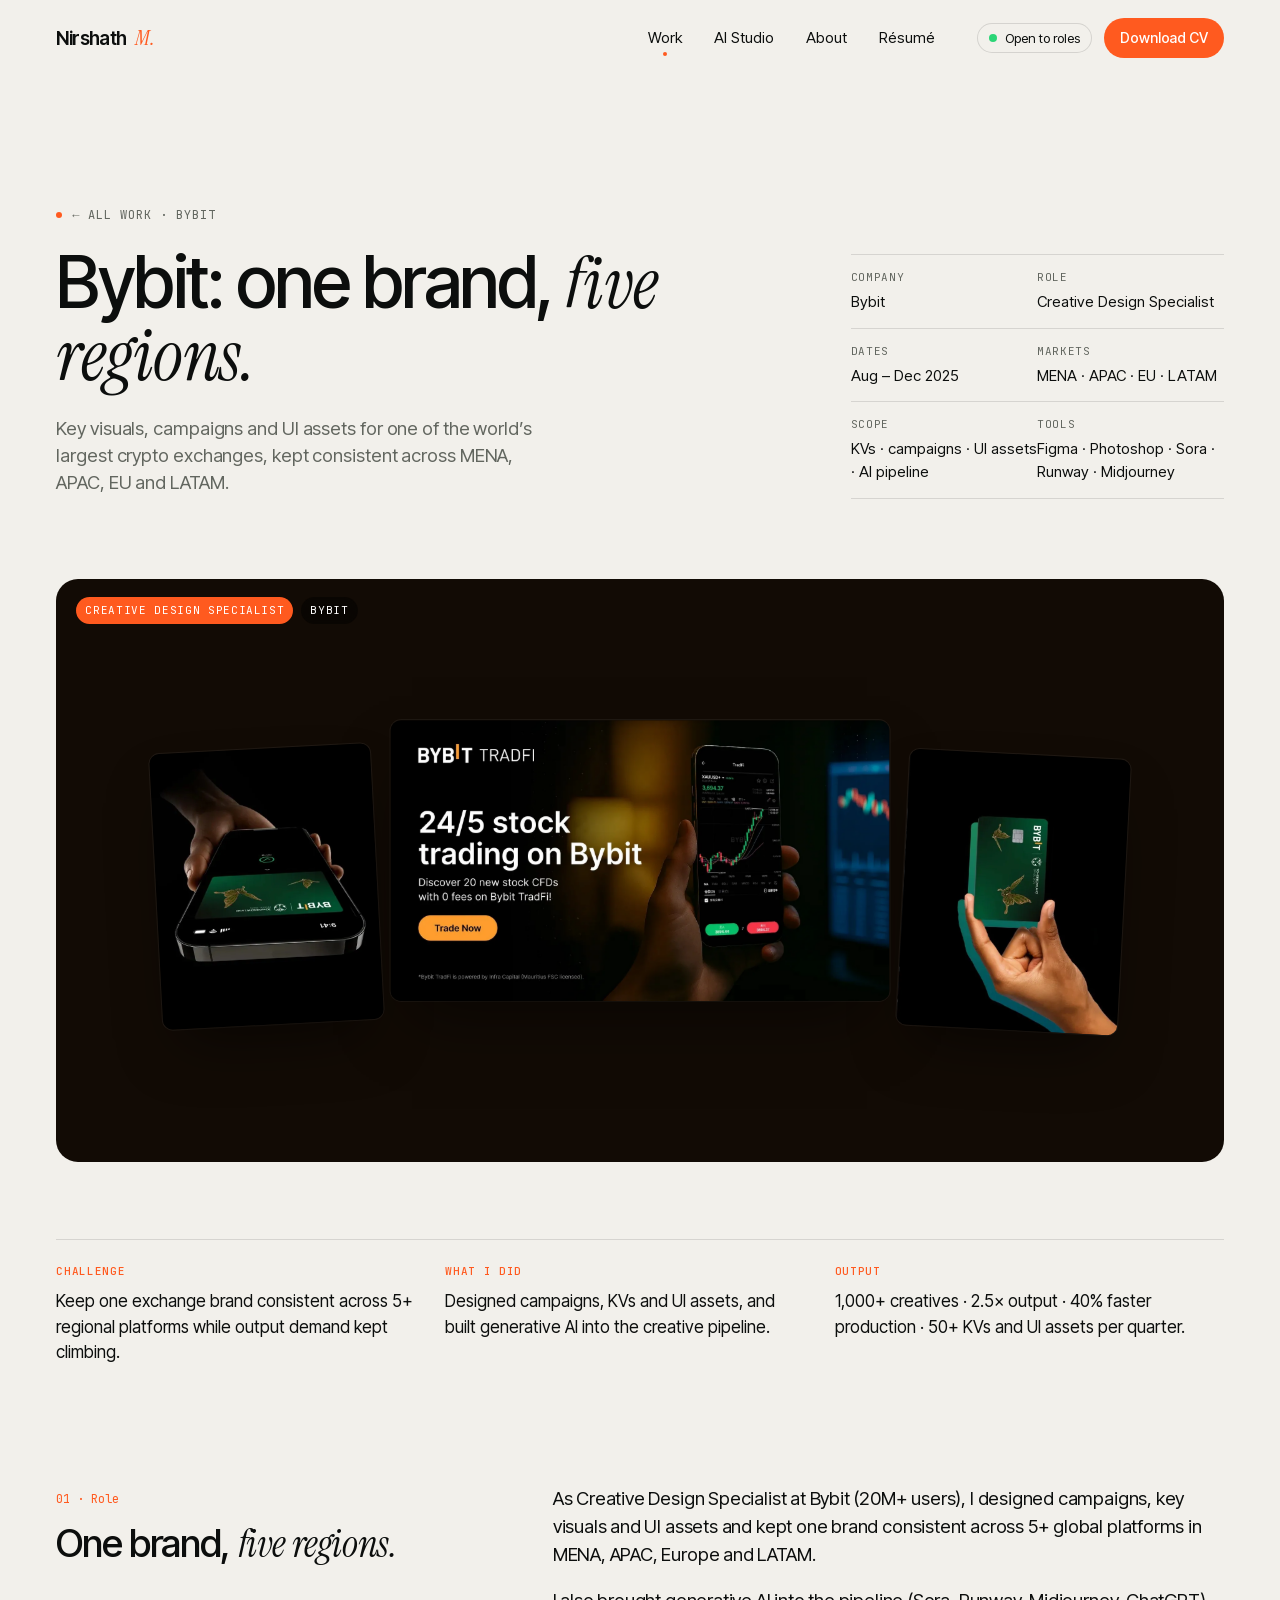
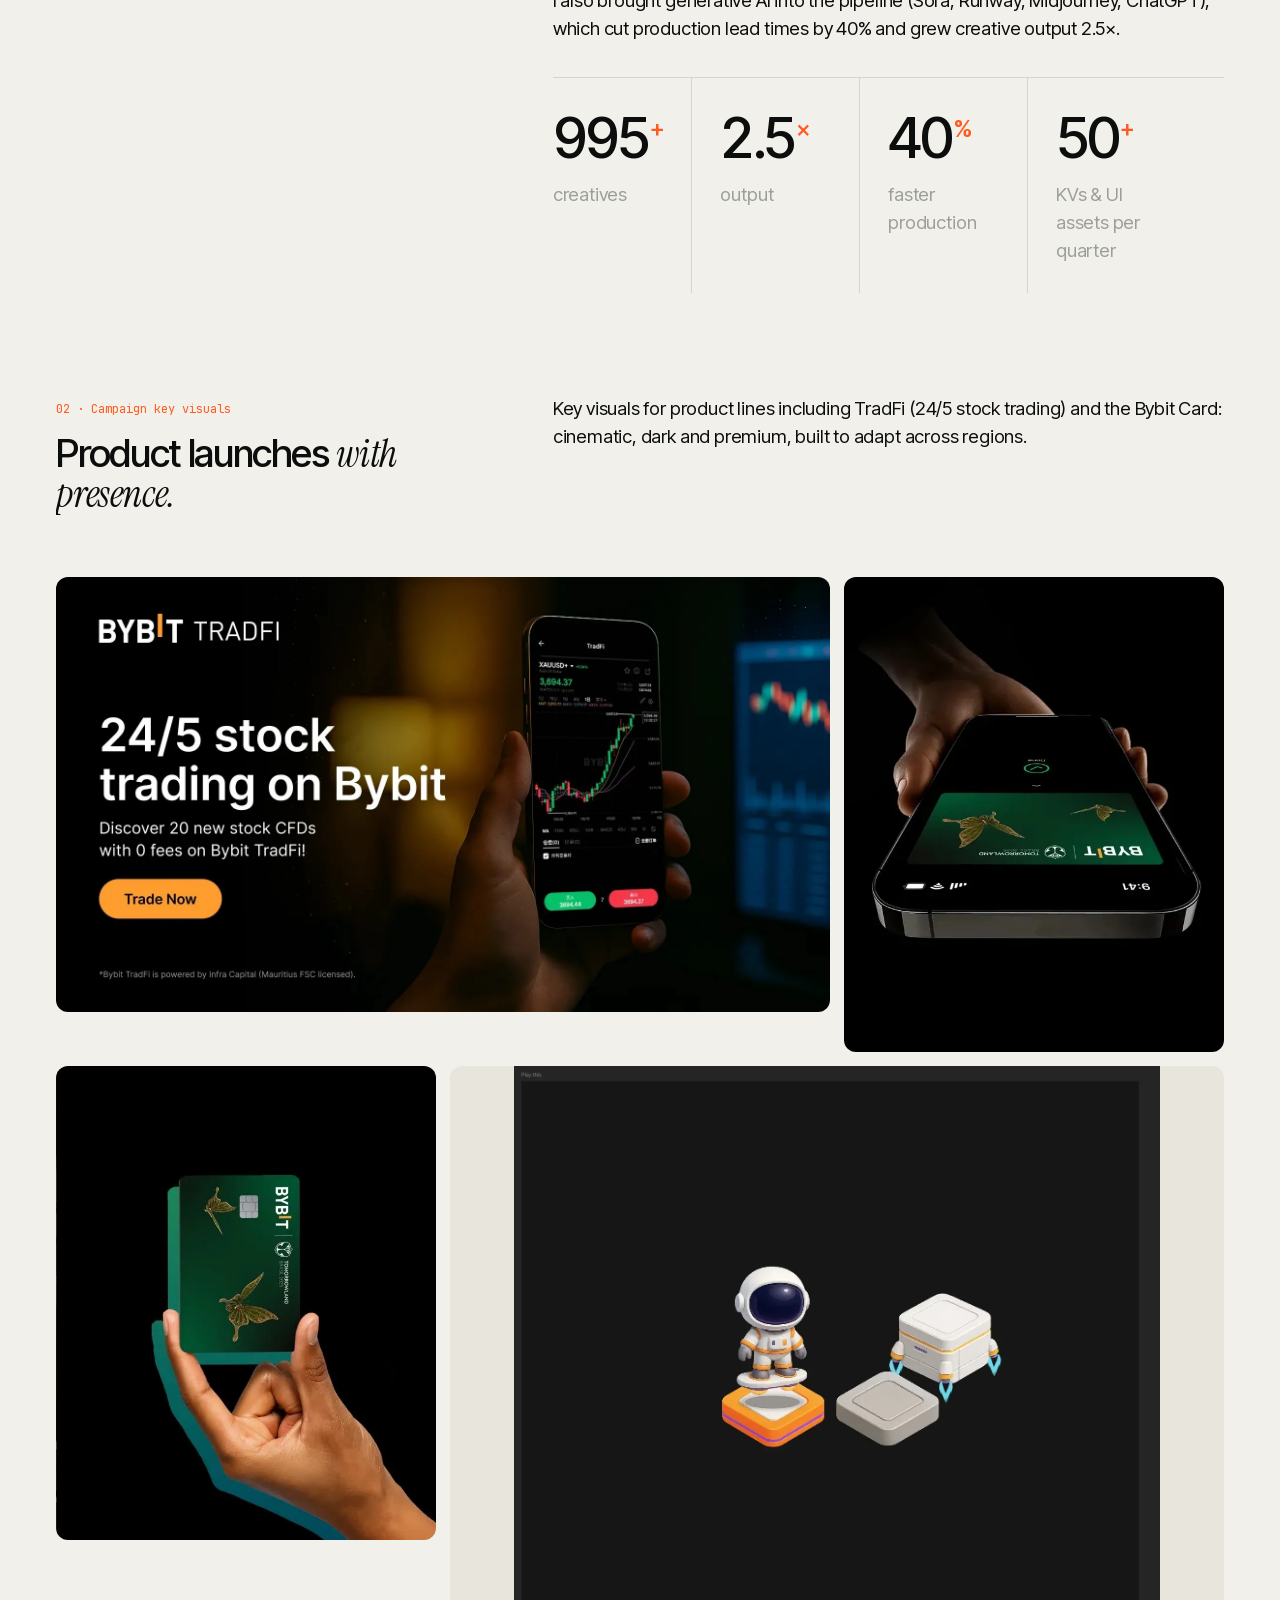
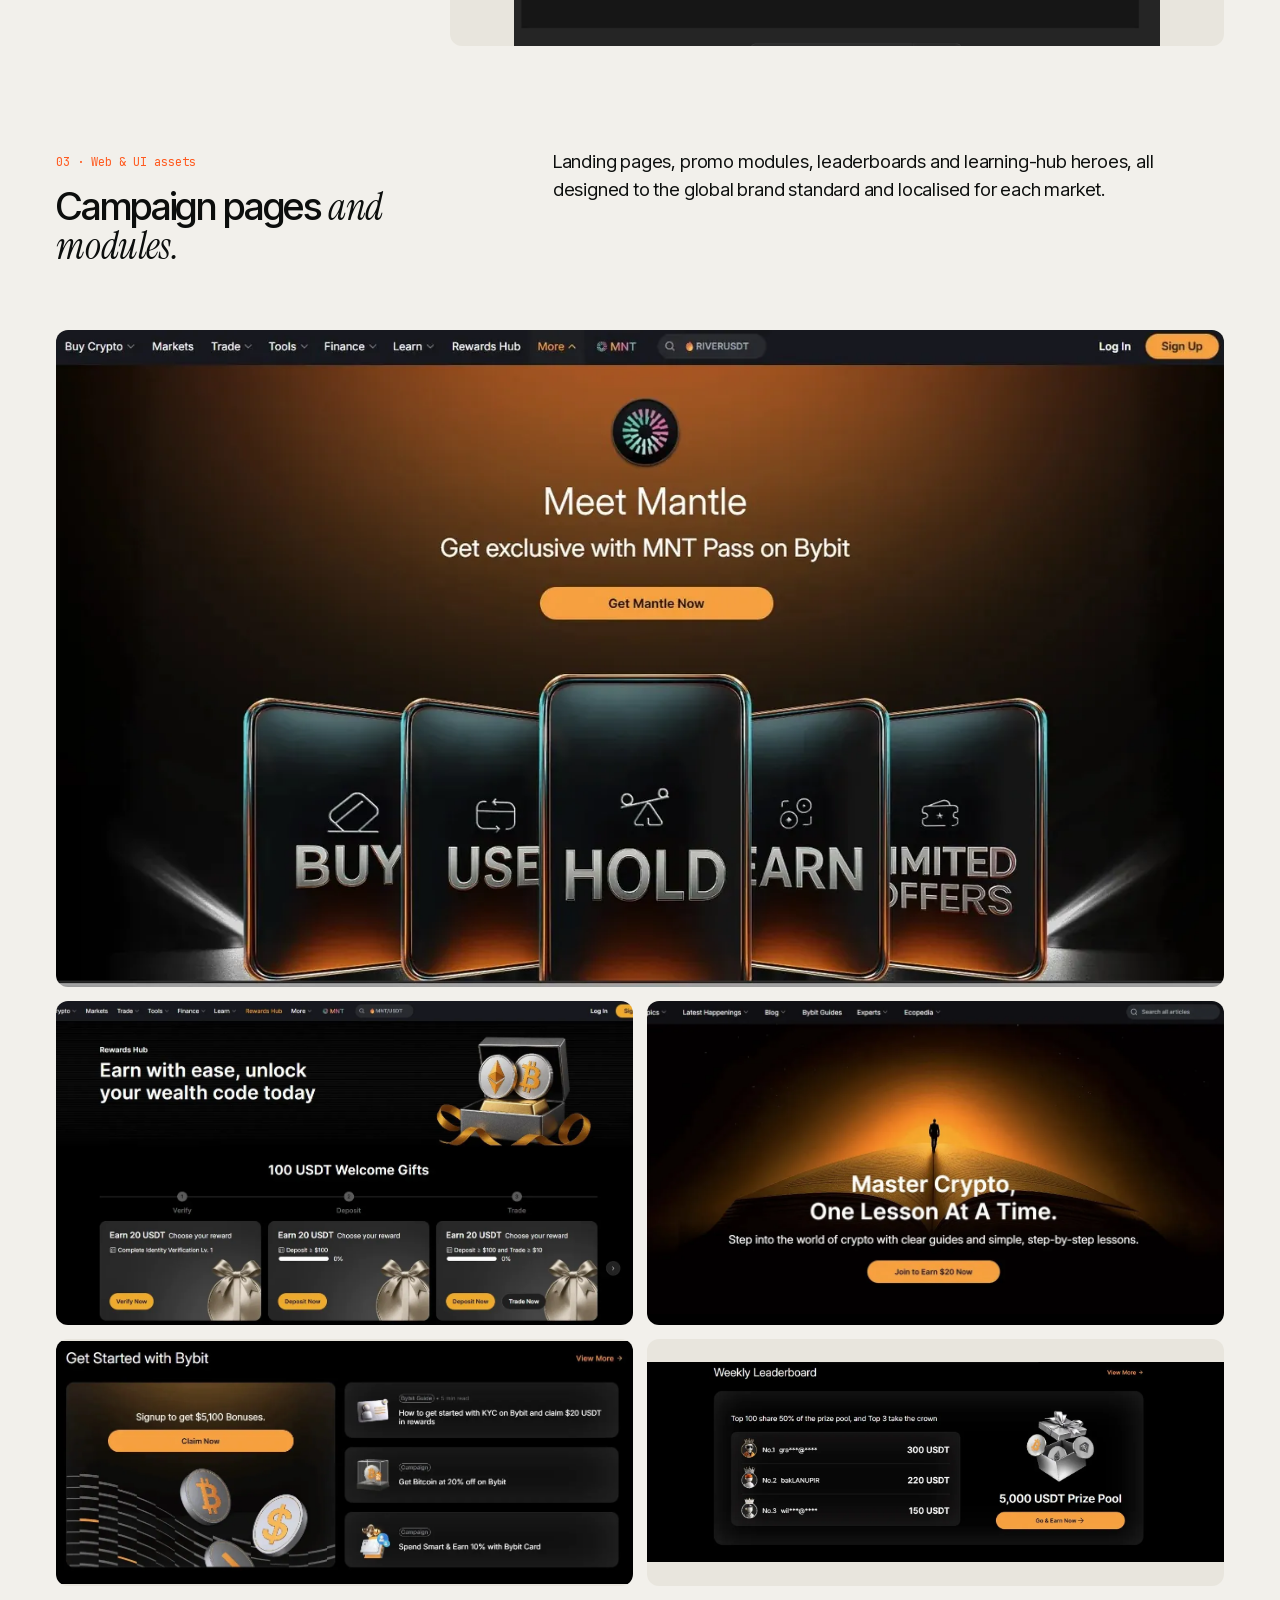
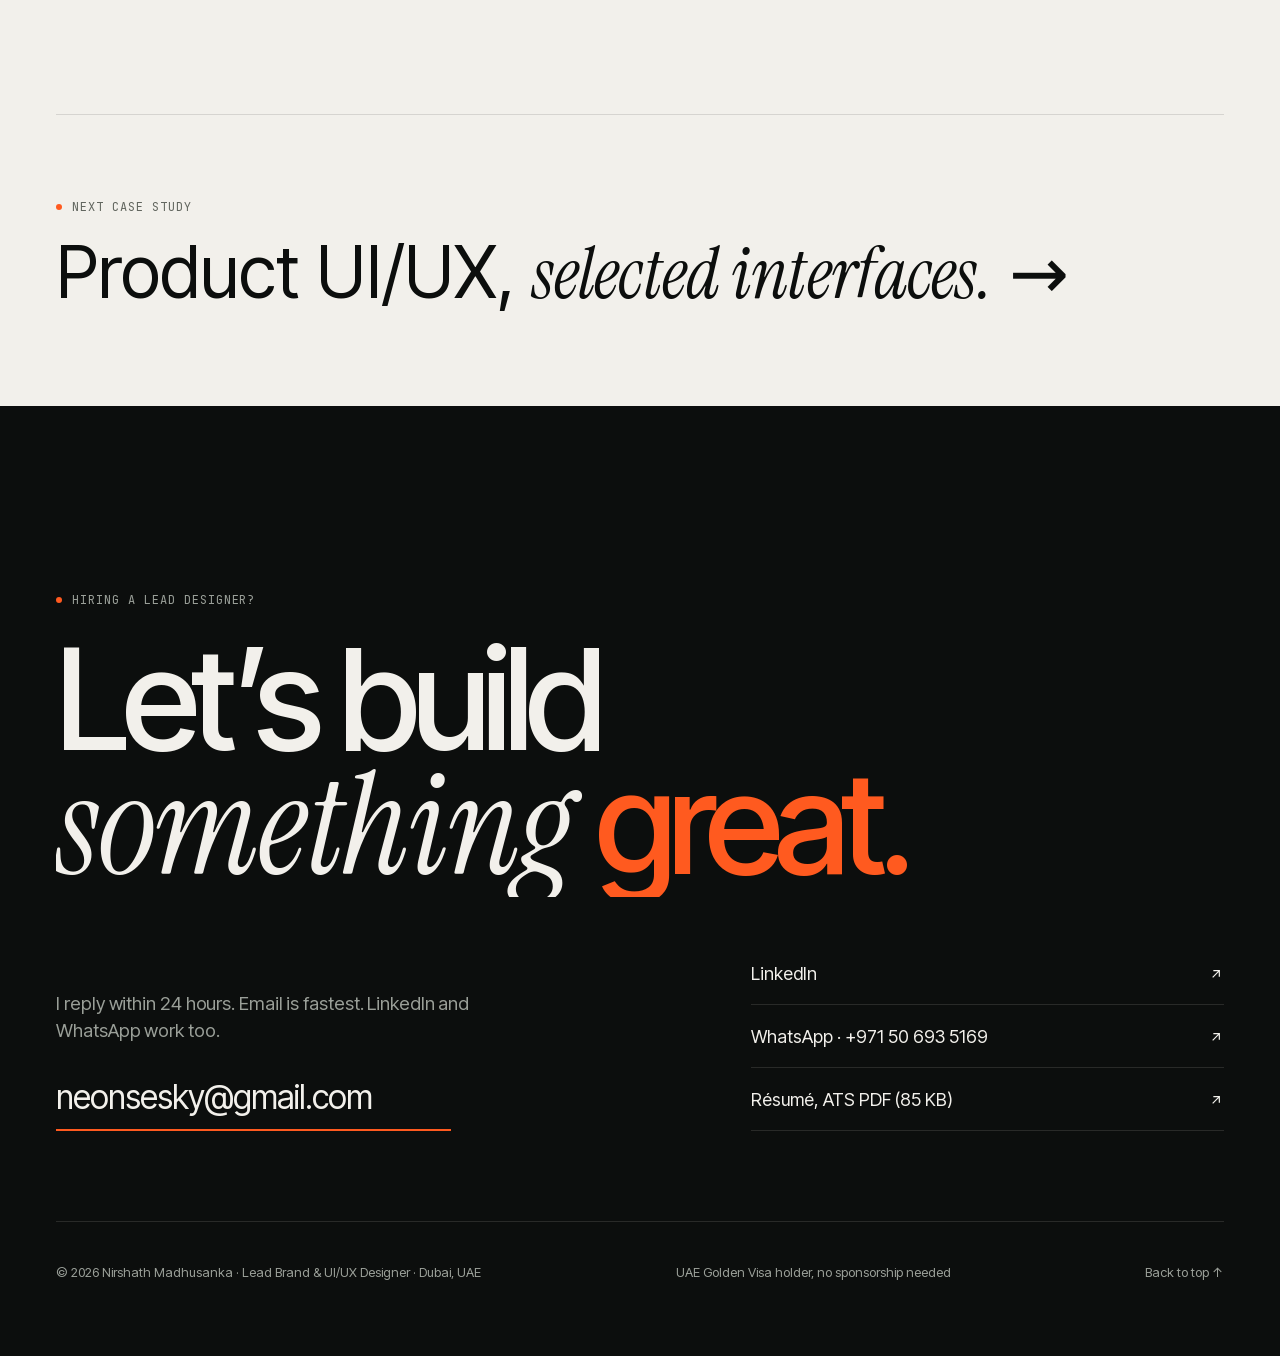
<file: work/bybit.html>
<!doctype html>
<html lang="en">
<head>
<meta charset="utf-8">
<meta name="viewport" content="width=device-width,initial-scale=1,viewport-fit=cover">
<title>Bybit: global creative · Nirshath Madhusanka</title>
<meta name="description" content="Key visuals, campaigns and UI assets for one of the world’s largest crypto exchanges, kept consistent across MENA, APAC, EU and LATAM.">
<meta name="theme-color" content="#0C0E0D">
<meta property="og:type" content="website">
<meta property="og:title" content="Bybit: global creative · Nirshath Madhusanka">
<meta property="og:description" content="Key visuals, campaigns and UI assets for one of the world’s largest crypto exchanges, kept consistent across MENA, APAC, EU and LATAM.">
<meta property="og:image" content="../assets/og.jpg">
<meta name="twitter:card" content="summary_large_image">
<link rel="icon" href="../assets/favicon.svg" type="image/svg+xml">
<link rel="preload" href="../assets/fonts/InterTight-500-normal.woff2" as="font" type="font/woff2" crossorigin>
<link rel="stylesheet" href="../assets/css/site.css">
<script type="application/ld+json">{"@context": "https://schema.org", "@type": "Person", "name": "Nirshath Madhusanka", "jobTitle": "Lead Brand & UI/UX Designer", "worksFor": {"@type": "Organization", "name": "MultiBank Group (mb.io)"}, "address": {"@type": "PostalAddress", "addressLocality": "Dubai", "addressCountry": "AE"}, "email": "neonsesky@gmail.com", "sameAs": ["https://www.linkedin.com/in/nirshath/"]}</script>
</head>
<body>
<a class="sr-only" href="#main">Skip to content</a>
<header class="nav">
  <div class="wrap nav__in">
    <a class="nav__logo" href="../index.html" aria-label="Nirshath Madhusanka, home">Nirshath<span class="serif">M.</span></a>
    <nav class="nav__links" aria-label="Primary"><a href="../work.html" aria-current=page>Work</a><a href="../ai.html">AI Studio</a><a href="../about.html">About</a><a href="../resume.html">Résumé</a></nav>
    <div class="nav__cta">
      <span class="pill nav__status"><i class="dot"></i>Open to roles</span>
      <a class="btn btn--accent btn--sm" href="../assets/files/Nirshath-Madhusanka-CV-ATS.pdf" download>Download CV</a>
      <button class="nav__burger" aria-label="Menu" aria-expanded="false"><span></span></button>
    </div>
  </div>
</header>
<div class="menu" aria-label="Menu">
  <a class="big" href="../index.html">Home</a><a class="big" href="../work.html">Work</a><a class="big" href="../ai.html">AI Studio</a><a class="big" href="../about.html">About</a><a class="big" href="../resume.html">Résumé</a>
  <div class="row"><a class="btn btn--accent" href="../assets/files/Nirshath-Madhusanka-CV-ATS.pdf" download>Download CV</a><button class="btn btn--line" data-copy>Copy email</button></div>
</div>
<main id="main">

<article class="cs" style="padding-bottom:20px">
<section class="cs-hero">
  <div class="wrap">
    <div class="cs-hero__top">
      <div class="l"><a class="eyebrow rv" href="../work.html">← All work · Bybit</a><h1 class="h1 split" style="margin-top:22px"><span class="ln"><span>Bybit: one brand, <span class="serif">five regions.</span></span></span></h1><p class="lead rv rv-d2" style="margin-top:24px">Key visuals, campaigns and UI assets for one of the world’s largest crypto exchanges, kept consistent across MENA, APAC, EU and LATAM.</p></div>
      <dl class="r meta rv rv-d3"><div><dt>Company</dt><dd>Bybit</dd></div><div><dt>Role</dt><dd>Creative Design Specialist</dd></div><div><dt>Dates</dt><dd>Aug – Dec 2025</dd></div><div><dt>Markets</dt><dd>MENA · APAC · EU · LATAM</dd></div><div><dt>Scope</dt><dd>KVs · campaigns · UI assets · AI pipeline</dd></div><div><dt>Tools</dt><dd>Figma · Photoshop · Sora · Runway · Midjourney</dd></div></dl>
    </div>
    <div class="cs-cover rv" style="--bg:#120B05" data-hover><div class="case__client"><span class="tag hot">Creative Design Specialist</span><span class="tag">Bybit</span></div><div class="collage"><div class="c-45"><img src="../assets/img/02ae95_bc3d6f12f1734c998a6edc1ef14fe106.webp" alt="" width="645" height="804" loading=lazy decoding=async></div><div class="c-169" style="width:46%"><img src="../assets/img/02ae95_b75c3ad97efd46ba810506f216377a44.webp" alt="" width="1600" height="900" loading=lazy decoding=async></div><div class="c-45"><img src="../assets/img/02ae95_25838ae6c76e4e7e870a3d91c3c15a92.webp" alt="" width="646" height="805" loading=lazy decoding=async></div></div></div>
    <div class="tldr rv"><div><h4>Challenge</h4><p>Keep one exchange brand consistent across 5+ regional platforms while output demand kept climbing.</p></div><div><h4>What I did</h4><p>Designed campaigns, KVs and UI assets, and built generative AI into the creative pipeline.</p></div><div><h4>Output</h4><p>1,000+ creatives · 2.5× output · 40% faster production · 50+ KVs and UI assets per quarter.</p></div></div>
  </div>
</section>
<div class="wrap"><div class="cs-block"><div class="l"><span class="num">01 · Role</span><h2 class="split"><span class="ln"><span>One brand, <span class='serif'>five regions.</span></span></span></h2></div>
<div class="r rv"><p>As Creative Design Specialist at Bybit (20M+ users), I designed campaigns, key visuals and UI assets and kept one brand consistent across 5+ global platforms in MENA, APAC, Europe and LATAM.</p><p>I also brought generative AI into the pipeline (Sora, Runway, Midjourney, ChatGPT), which cut production lead times by 40% and grew creative output 2.5×.</p><div class="stats" style="margin-top:34px;border-color:var(--line)"><div class="stat" style="border-color:var(--line)"><b style="font-size:56px"><span data-count="1000">0</span><sup>+</sup></b><p class="muted">creatives</p></div><div class="stat" style="border-color:var(--line)"><b style="font-size:56px">2.5<sup>×</sup></b><p class="muted">output</p></div><div class="stat" style="border-color:var(--line)"><b style="font-size:56px">40<sup>%</sup></b><p class="muted">faster production</p></div><div class="stat"><b style="font-size:56px">50<sup>+</sup></b><p class="muted">KVs &amp; UI assets per quarter</p></div></div></div></div><div class="cs-block"><div class="l"><span class="num">02 · Campaign key visuals</span><h2 class="split"><span class="ln"><span>Product launches <span class='serif'>with presence.</span></span></span></h2></div>
<div class="r rv"><p>Key visuals for product lines including TradFi (24/5 stock trading) and the Bybit Card: cinematic, dark and premium, built to adapt across regions.</p></div></div><div class="gallery" data-lb-group><figure class="g4 a169  rv" data-lb data-cap="Bybit TradFi · 24/5 stock trading" data-cursor="View"><img src="../assets/img/02ae95_b75c3ad97efd46ba810506f216377a44.webp" alt="Bybit TradFi · 24/5 stock trading" width="1600" height="900" loading=lazy decoding=async></figure><figure class="g2 a45  rv" data-lb data-cap="Bybit Card" data-cursor="View"><img src="../assets/img/02ae95_bc3d6f12f1734c998a6edc1ef14fe106.webp" alt="Bybit Card" width="645" height="804" loading=lazy decoding=async></figure><figure class="g2 a45  rv" data-lb data-cap="Bybit Card in hand" data-cursor="View"><img src="../assets/img/02ae95_25838ae6c76e4e7e870a3d91c3c15a92.webp" alt="Bybit Card in hand" width="646" height="805" loading=lazy decoding=async></figure><figure class="g4 a43 contain rv" data-lb data-cap="3D astronaut key art" data-cursor="View"><img src="../assets/img/02ae95_23d46e4522ff426d995b97a0ebfc0a8d.webp" alt="3D astronaut key art" width="1415" height="1271" loading=lazy decoding=async></figure></div><div class="cs-block"><div class="l"><span class="num">03 · Web & UI assets</span><h2 class="split"><span class="ln"><span>Campaign pages <span class='serif'>and modules.</span></span></span></h2></div>
<div class="r rv"><p>Landing pages, promo modules, leaderboards and learning-hub heroes, all designed to the global brand standard and localised for each market.</p></div></div><div class="gallery" data-lb-group><figure class="g6 a169  rv" data-lb data-cap="Mantle campaign page" data-cursor="View"><img src="../assets/img/02ae95_7504357be5234a2e999ff15c9d1a7654.webp" alt="Mantle campaign page" width="1600" height="808" loading=lazy decoding=async></figure><figure class="g3 a169  rv" data-lb data-cap="Welcome gifts page" data-cursor="View"><img src="../assets/img/02ae95_0bd50b92c66142a2873cd78f95ac4db0.webp" alt="Welcome gifts page" width="1600" height="748" loading=lazy decoding=async></figure><figure class="g3 a169  rv" data-lb data-cap="Learn hub hero" data-cursor="View"><img src="../assets/img/02ae95_e8356e1e47224797b5ef20e8a6535da4.webp" alt="Learn hub hero" width="1600" height="662" loading=lazy decoding=async></figure><figure class="g3 a219 contain rv" data-lb data-cap="Get started module" data-cursor="View"><img src="../assets/img/02ae95_32b038bdc1a34b3e81c8265c5a351b91.webp" alt="Get started module" width="1243" height="525" loading=lazy decoding=async></figure><figure class="g3 a219 contain rv" data-lb data-cap="Leaderboard module" data-cursor="View"><img src="../assets/img/02ae95_a1f70c4721ab4e199531d43b46c991c0.webp" alt="Leaderboard module" width="1600" height="555" loading=lazy decoding=async></figure></div>
  <a class="next" href="product-ui.html" data-cursor="Next">
    <span class="eyebrow">Next case study</span>
    <div class="h1" style="margin-top:20px">Product UI/UX, <span class="serif">selected interfaces.</span> →</div>
  </a>
</div>
</article>
</main>
<footer class="dark cta" id="contact">
  <div class="wrap">
    <span class="eyebrow rv">Hiring a lead designer?</span>
    <h2 class="split" style="margin-top:28px"><span class="ln"><span>Let’s build</span></span><span class="ln"><span><span class="serif">something</span> <span class="accent">great.</span></span></span></h2>
    <div class="cta__row">
      <div class="l rv">
        <p class="lead" style="margin-bottom:28px">I reply within 24 hours. Email is fastest. LinkedIn and WhatsApp work too.</p>
        <button class="email-big" data-copy data-cursor="Copy">neonsesky@gmail.com <span class="copied">Copied ✓</span></button>
      </div>
      <div class="r rv rv-d1">
        <a href="https://www.linkedin.com/in/nirshath/" target="_blank" rel="noopener">LinkedIn <svg width="16" height="16" viewBox="0 0 24 24" fill="none" stroke="currentColor" stroke-width="1.8" aria-hidden="true"><path d="M7 17 17 7M8 7h9v9"/></svg></a>
        <a href="https://wa.link/bkvb9r" target="_blank" rel="noopener">WhatsApp · +971 50 693 5169 <svg width="16" height="16" viewBox="0 0 24 24" fill="none" stroke="currentColor" stroke-width="1.8" aria-hidden="true"><path d="M7 17 17 7M8 7h9v9"/></svg></a>
        <a href="../assets/files/Nirshath-Madhusanka-CV-ATS.pdf" download>Résumé, ATS PDF (85 KB) <svg width="16" height="16" viewBox="0 0 24 24" fill="none" stroke="currentColor" stroke-width="1.8" aria-hidden="true"><path d="M7 17 17 7M8 7h9v9"/></svg></a>
      </div>
    </div>
    <div class="foot">
      <span>© <span data-year>2026</span> Nirshath Madhusanka · Lead Brand &amp; UI/UX Designer · Dubai, UAE</span>
      <span>UAE Golden Visa holder, no sponsorship needed</span>
      <a href="#main">Back to top ↑</a>
    </div>
  </div>
</footer>
<div class="mbar"><a href="mailto:neonsesky@gmail.com">Email</a><a class="a" href="../assets/files/Nirshath-Madhusanka-CV-ATS.pdf" download>Download CV</a></div>

<script src="../assets/js/site.js" defer></script>
</body>
</html>
</file>
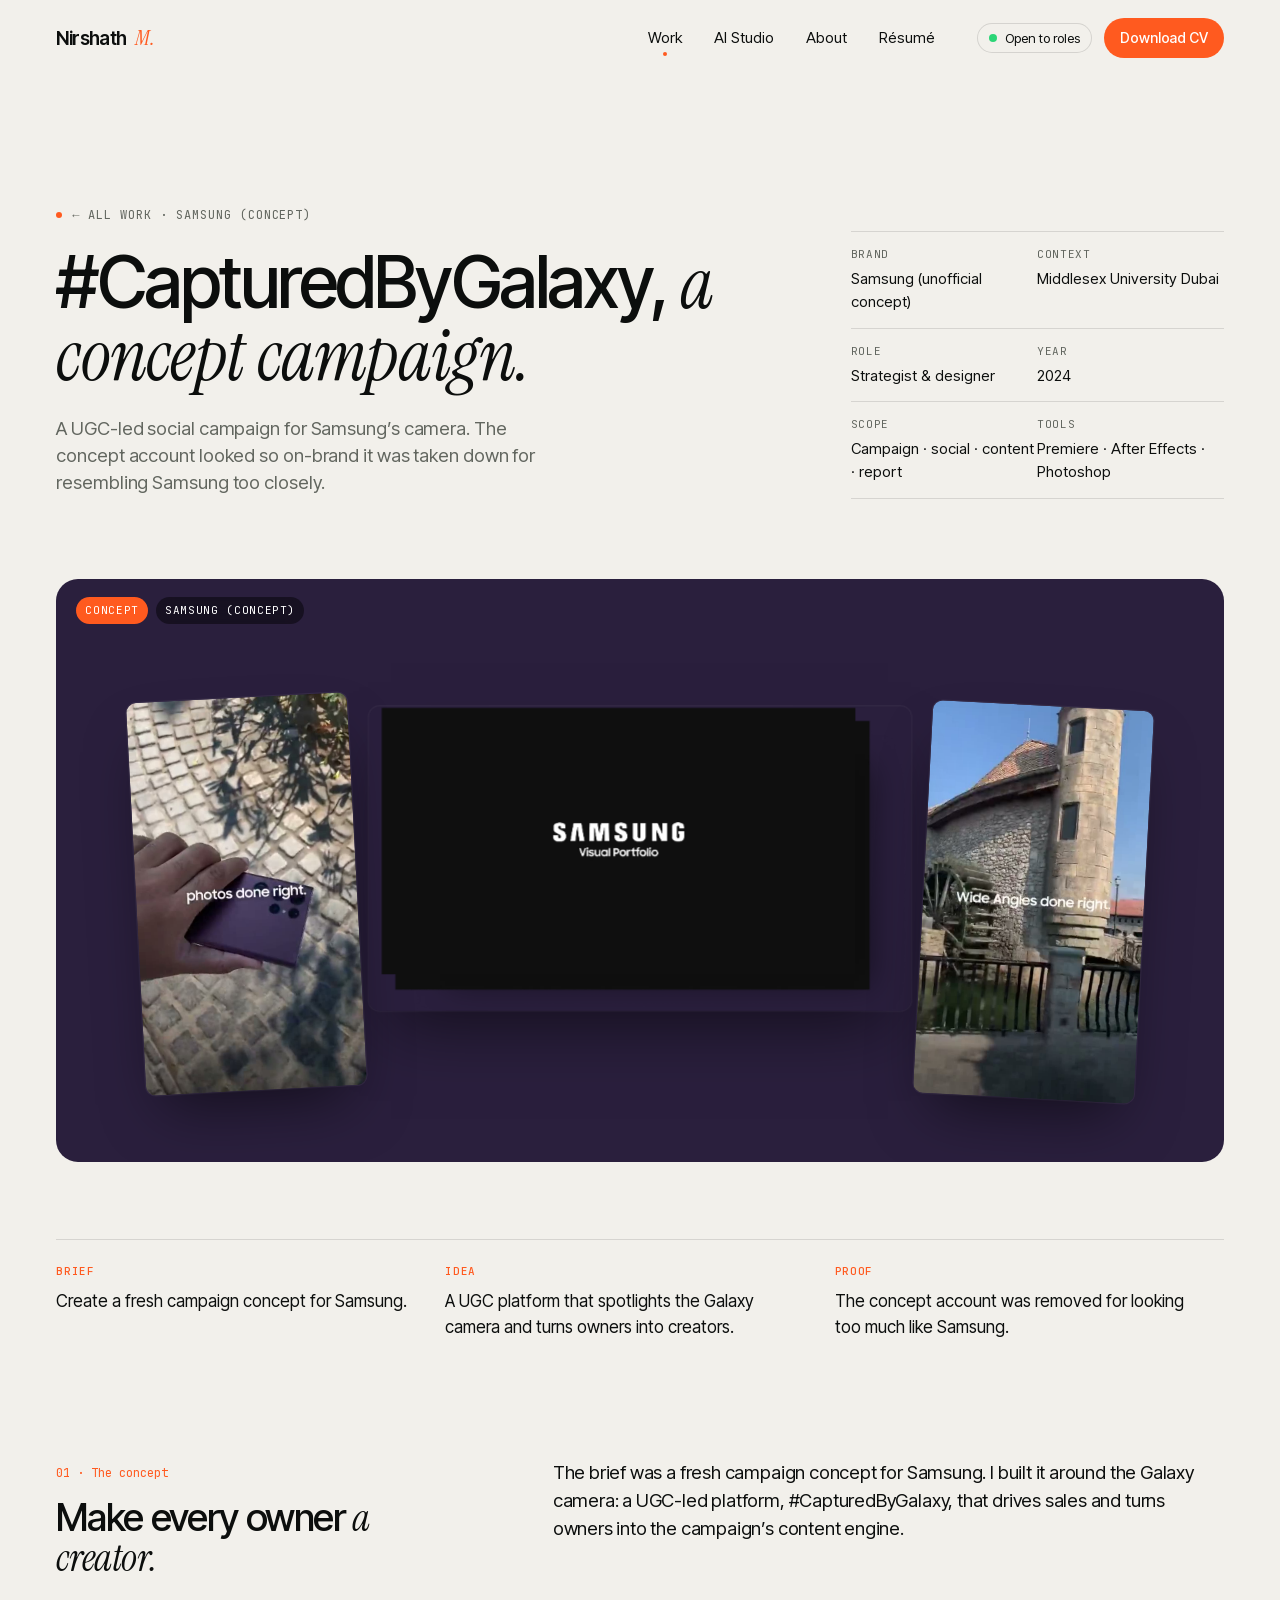
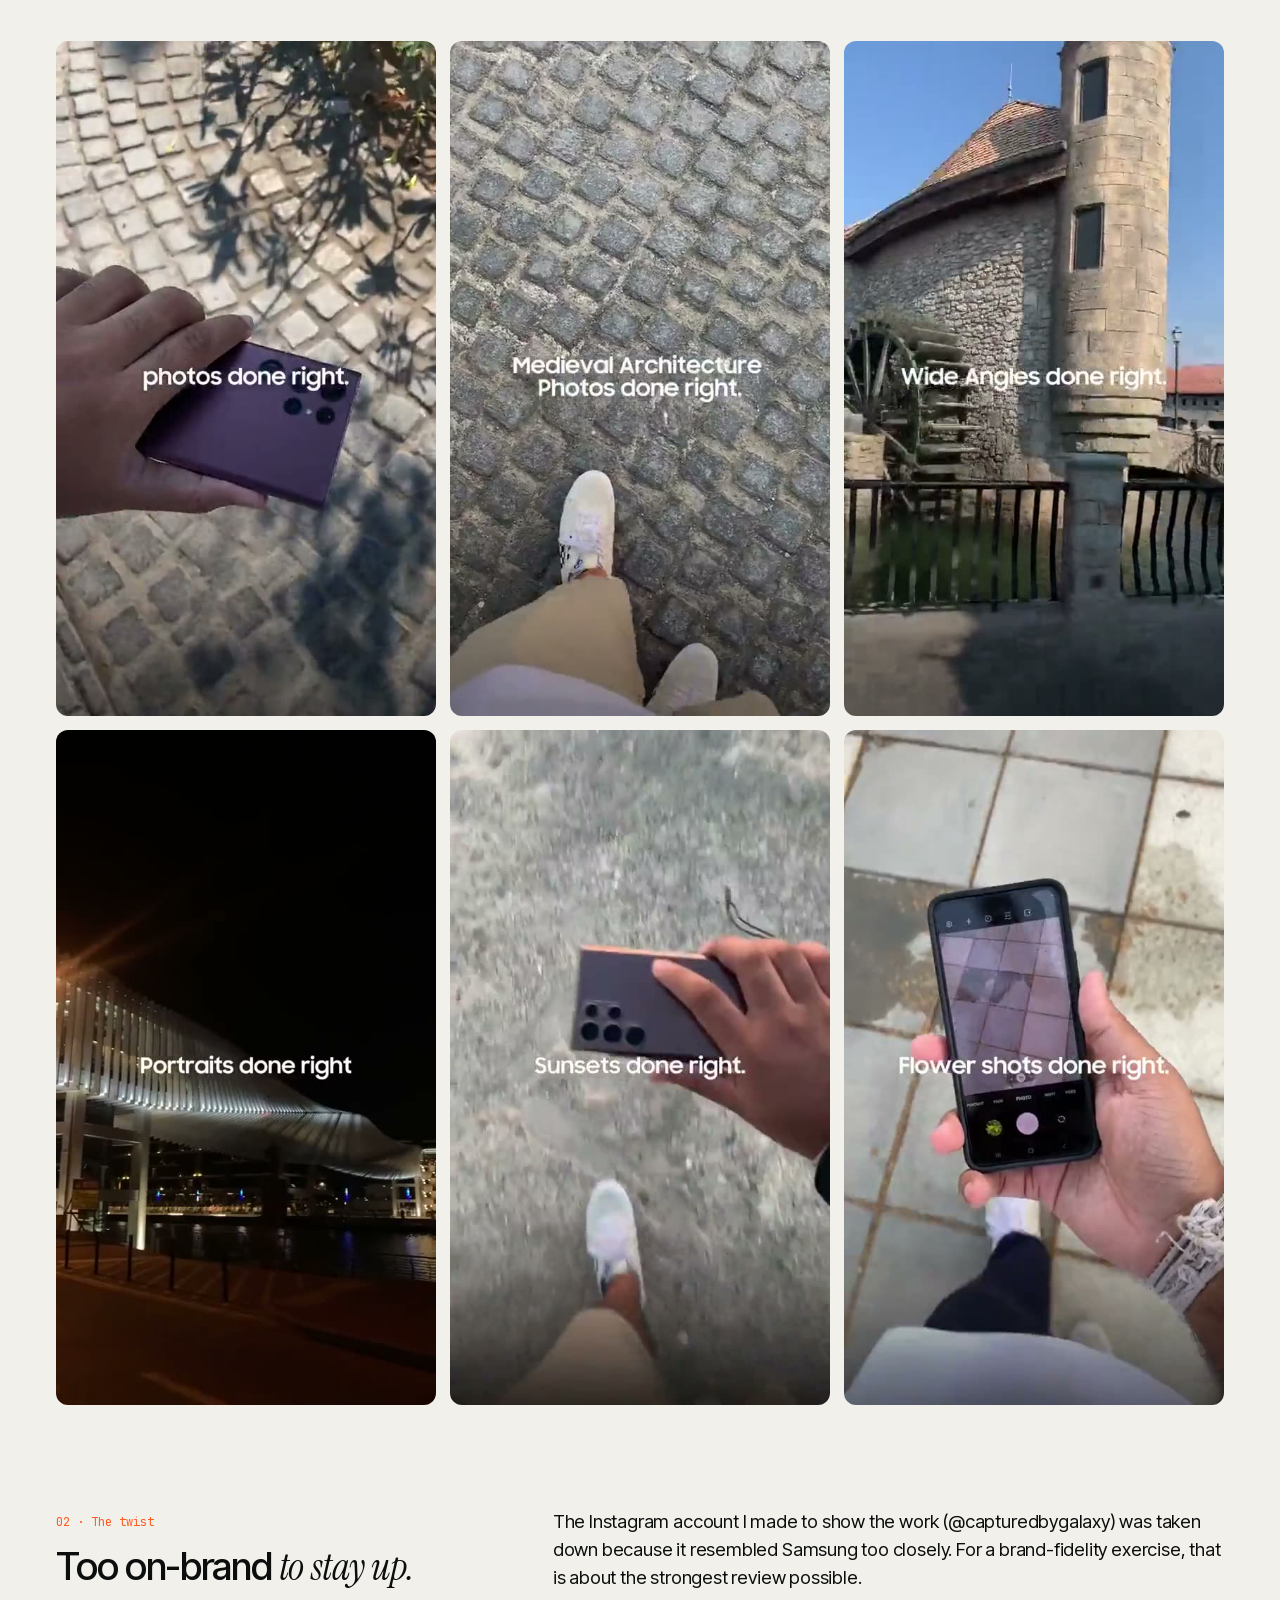
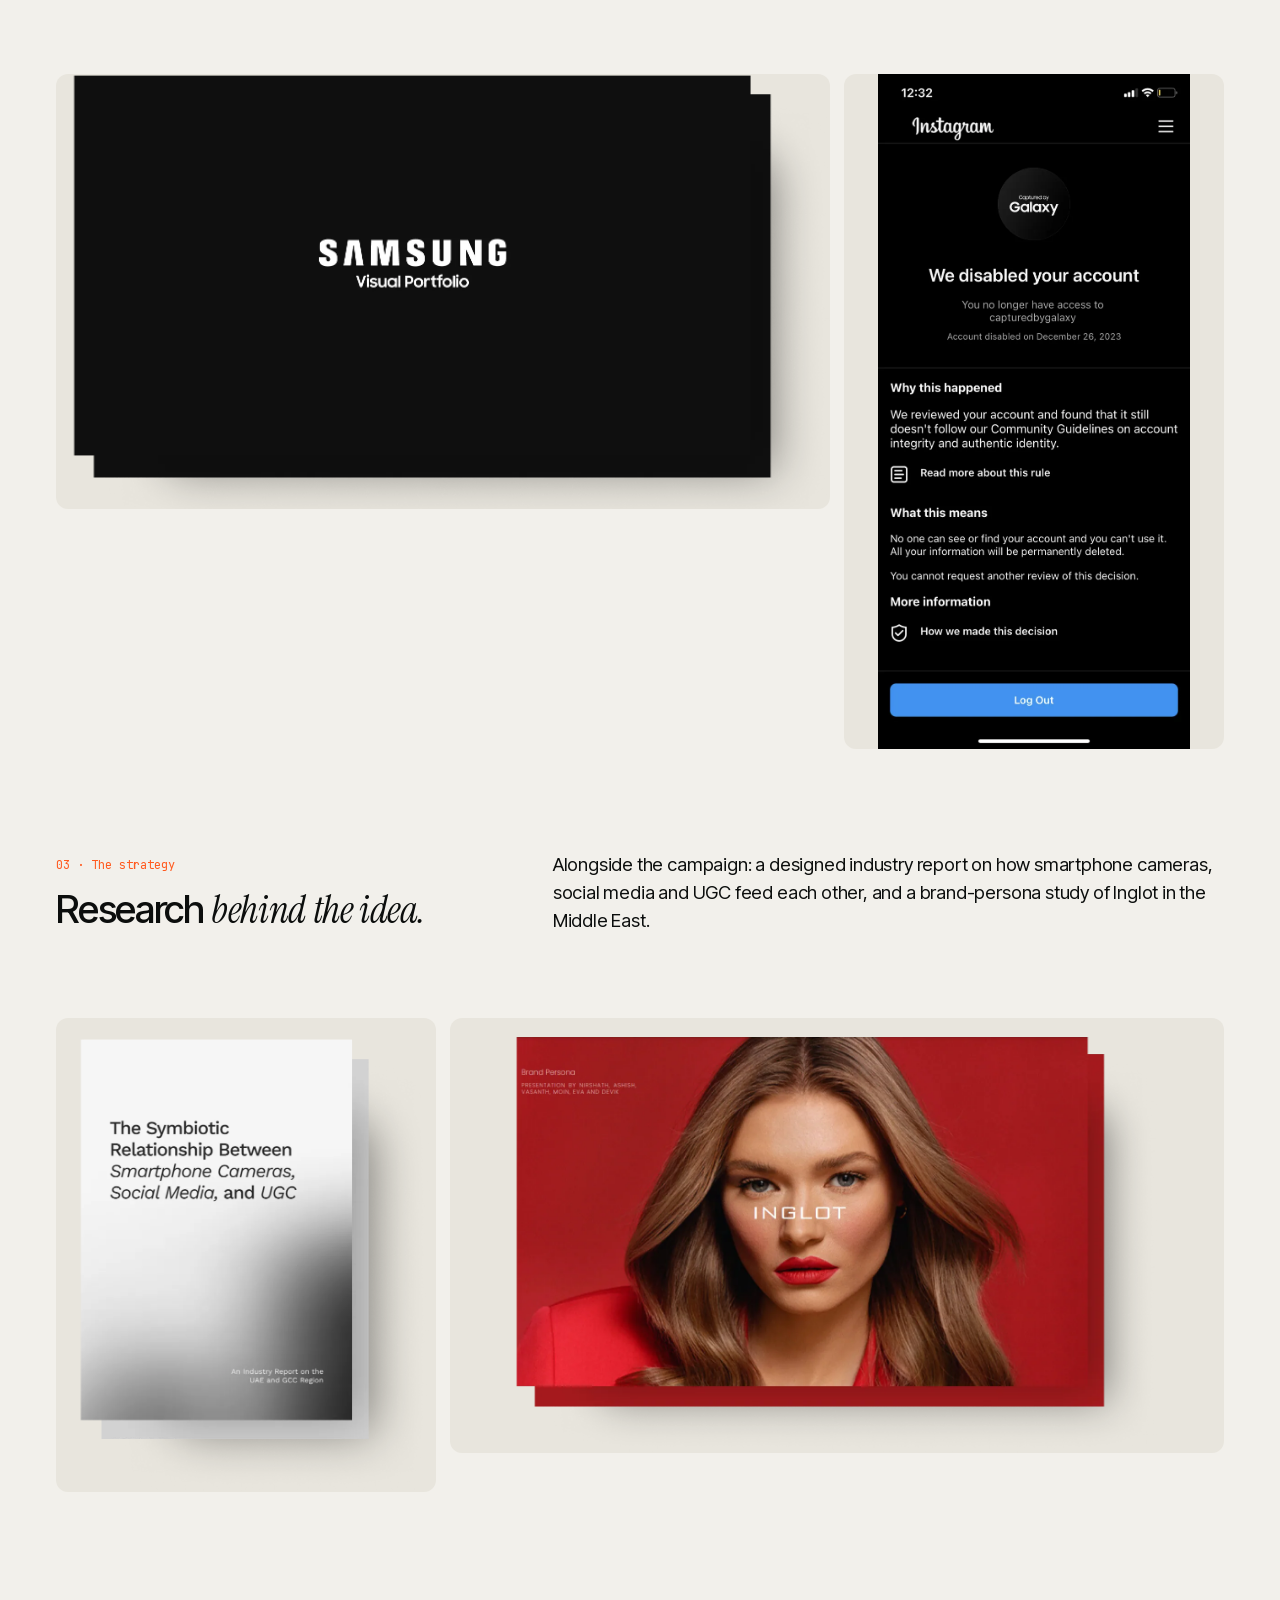
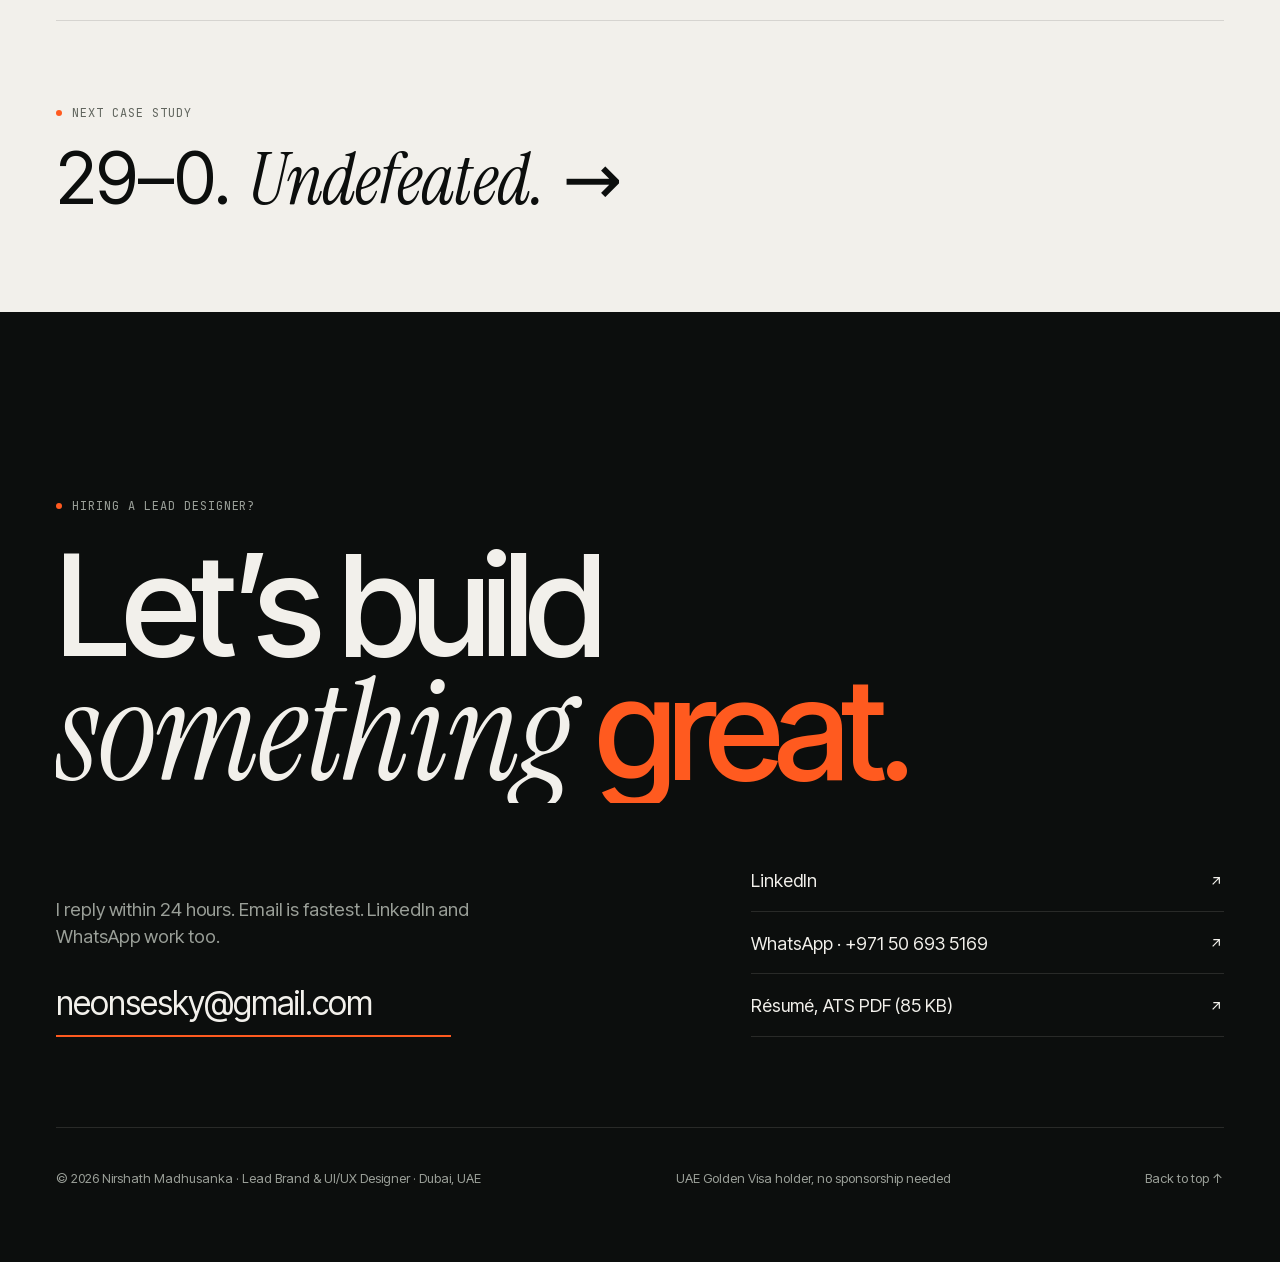
<file: work/captured-by-galaxy.html>
<!doctype html>
<html lang="en">
<head>
<meta charset="utf-8">
<meta name="viewport" content="width=device-width,initial-scale=1,viewport-fit=cover">
<title>#CapturedByGalaxy: Samsung concept · Nirshath Madhusanka</title>
<meta name="description" content="A UGC-led social campaign for Samsung’s camera. The concept account looked so on-brand it was taken down for resembling Samsung too closely.">
<meta name="theme-color" content="#0C0E0D">
<meta property="og:type" content="website">
<meta property="og:title" content="#CapturedByGalaxy: Samsung concept · Nirshath Madhusanka">
<meta property="og:description" content="A UGC-led social campaign for Samsung’s camera. The concept account looked so on-brand it was taken down for resembling Samsung too closely.">
<meta property="og:image" content="../assets/og.jpg">
<meta name="twitter:card" content="summary_large_image">
<link rel="icon" href="../assets/favicon.svg" type="image/svg+xml">
<link rel="preload" href="../assets/fonts/InterTight-500-normal.woff2" as="font" type="font/woff2" crossorigin>
<link rel="stylesheet" href="../assets/css/site.css">
<script type="application/ld+json">{"@context": "https://schema.org", "@type": "Person", "name": "Nirshath Madhusanka", "jobTitle": "Lead Brand & UI/UX Designer", "worksFor": {"@type": "Organization", "name": "MultiBank Group (mb.io)"}, "address": {"@type": "PostalAddress", "addressLocality": "Dubai", "addressCountry": "AE"}, "email": "neonsesky@gmail.com", "sameAs": ["https://www.linkedin.com/in/nirshath/"]}</script>
</head>
<body>
<a class="sr-only" href="#main">Skip to content</a>
<header class="nav">
  <div class="wrap nav__in">
    <a class="nav__logo" href="../index.html" aria-label="Nirshath Madhusanka, home">Nirshath<span class="serif">M.</span></a>
    <nav class="nav__links" aria-label="Primary"><a href="../work.html" aria-current=page>Work</a><a href="../ai.html">AI Studio</a><a href="../about.html">About</a><a href="../resume.html">Résumé</a></nav>
    <div class="nav__cta">
      <span class="pill nav__status"><i class="dot"></i>Open to roles</span>
      <a class="btn btn--accent btn--sm" href="../assets/files/Nirshath-Madhusanka-CV-ATS.pdf" download>Download CV</a>
      <button class="nav__burger" aria-label="Menu" aria-expanded="false"><span></span></button>
    </div>
  </div>
</header>
<div class="menu" aria-label="Menu">
  <a class="big" href="../index.html">Home</a><a class="big" href="../work.html">Work</a><a class="big" href="../ai.html">AI Studio</a><a class="big" href="../about.html">About</a><a class="big" href="../resume.html">Résumé</a>
  <div class="row"><a class="btn btn--accent" href="../assets/files/Nirshath-Madhusanka-CV-ATS.pdf" download>Download CV</a><button class="btn btn--line" data-copy>Copy email</button></div>
</div>
<main id="main">

<article class="cs" style="padding-bottom:20px">
<section class="cs-hero">
  <div class="wrap">
    <div class="cs-hero__top">
      <div class="l"><a class="eyebrow rv" href="../work.html">← All work · Samsung (concept)</a><h1 class="h1 split" style="margin-top:22px"><span class="ln"><span>#CapturedByGalaxy, <span class="serif">a concept campaign.</span></span></span></h1><p class="lead rv rv-d2" style="margin-top:24px">A UGC-led social campaign for Samsung’s camera. The concept account looked so on-brand it was taken down for resembling Samsung too closely.</p></div>
      <dl class="r meta rv rv-d3"><div><dt>Brand</dt><dd>Samsung (unofficial concept)</dd></div><div><dt>Context</dt><dd>Middlesex University Dubai</dd></div><div><dt>Role</dt><dd>Strategist & designer</dd></div><div><dt>Year</dt><dd>2024</dd></div><div><dt>Scope</dt><dd>Campaign · social · content · report</dd></div><div><dt>Tools</dt><dd>Premiere · After Effects · Photoshop</dd></div></dl>
    </div>
    <div class="cs-cover rv" style="--bg:#2A1F3D" data-hover><div class="case__client"><span class="tag hot">Concept</span><span class="tag">Samsung (concept)</span></div><div class="collage"><div class="c-916"><video data-src="../assets/v/71b9f9.mp4" poster="../assets/v/71b9f9.jpg" muted loop playsinline preload="none" aria-label=""></video></div><div class="c-169" style="width:50%"><img src="../assets/img/02ae95_6a52f91e5f6d43dca3b20f479a0ec3f1.webp" alt="" width="1577" height="964" loading=lazy decoding=async></div><div class="c-916"><video data-src="../assets/v/ffaf6b.mp4" poster="../assets/v/ffaf6b.jpg" muted loop playsinline preload="none" aria-label=""></video></div></div></div>
    <div class="tldr rv"><div><h4>Brief</h4><p>Create a fresh campaign concept for Samsung.</p></div><div><h4>Idea</h4><p>A UGC platform that spotlights the Galaxy camera and turns owners into creators.</p></div><div><h4>Proof</h4><p>The concept account was removed for looking too much like Samsung.</p></div></div>
  </div>
</section>
<div class="wrap"><div class="cs-block"><div class="l"><span class="num">01 · The concept</span><h2 class="split"><span class="ln"><span>Make every owner <span class='serif'>a creator.</span></span></span></h2></div>
<div class="r rv"><p>The brief was a fresh campaign concept for Samsung. I built it around the Galaxy camera: a UGC-led platform, #CapturedByGalaxy, that drives sales and turns owners into the campaign’s content engine.</p></div></div><div class="gallery" data-lb-group><figure class="g2 a916  rv" data-lb data-video="../assets/v/71b9f9.mp4" data-cap="Photos done right" data-cursor="Play"><video data-src="../assets/v/71b9f9.mp4" poster="../assets/v/71b9f9.jpg" muted loop playsinline preload="none" data-autoplay aria-label=""></video></figure><figure class="g2 a916  rv" data-lb data-video="../assets/v/aa74a5.mp4" data-cap="Medieval architecture" data-cursor="Play"><video data-src="../assets/v/aa74a5.mp4" poster="../assets/v/aa74a5.jpg" muted loop playsinline preload="none" data-autoplay aria-label=""></video></figure><figure class="g2 a916  rv" data-lb data-video="../assets/v/ffaf6b.mp4" data-cap="Wide angles done right" data-cursor="Play"><video data-src="../assets/v/ffaf6b.mp4" poster="../assets/v/ffaf6b.jpg" muted loop playsinline preload="none" data-autoplay aria-label=""></video></figure><figure class="g2 a916  rv" data-lb data-video="../assets/v/0b80e3.mp4" data-cap="Portraits done right" data-cursor="Play"><video data-src="../assets/v/0b80e3.mp4" poster="../assets/v/0b80e3.jpg" muted loop playsinline preload="none" data-autoplay aria-label=""></video></figure><figure class="g2 a916  rv" data-lb data-video="../assets/v/d0d588.mp4" data-cap="Pursuits done right" data-cursor="Play"><video data-src="../assets/v/d0d588.mp4" poster="../assets/v/d0d588.jpg" muted loop playsinline preload="none" data-autoplay aria-label=""></video></figure><figure class="g2 a916  rv" data-lb data-video="../assets/v/abfef3.mp4" data-cap="Power shots" data-cursor="Play"><video data-src="../assets/v/abfef3.mp4" poster="../assets/v/abfef3.jpg" muted loop playsinline preload="none" data-autoplay aria-label=""></video></figure></div><div class="cs-block"><div class="l"><span class="num">02 · The twist</span><h2 class="split"><span class="ln"><span>Too on-brand <span class='serif'>to stay up.</span></span></span></h2></div>
<div class="r rv"><p>The Instagram account I made to show the work (@capturedbygalaxy) was taken down because it resembled Samsung too closely. For a brand-fidelity exercise, that is about the strongest review possible.</p></div></div><div class="gallery" data-lb-group><figure class="g4 a169  rv" data-lb data-cap="Campaign deck" data-cursor="View"><img src="../assets/img/02ae95_6a52f91e5f6d43dca3b20f479a0ec3f1.webp" alt="Campaign deck" width="1577" height="964" loading=lazy decoding=async></figure><figure class="g2 a916 contain rv" data-lb data-cap="The takedown notice" data-cursor="View"><img src="../assets/img/02ae95_a66a23a72cd74d88a45a77cebd4d9f7c.webp" alt="The takedown notice" width="739" height="1600" loading=lazy decoding=async></figure></div><div class="cs-block"><div class="l"><span class="num">03 · The strategy</span><h2 class="split"><span class="ln"><span>Research <span class='serif'>behind the idea.</span></span></span></h2></div>
<div class="r rv"><p>Alongside the campaign: a designed industry report on how smartphone cameras, social media and UGC feed each other, and a brand-persona study of Inglot in the Middle East.</p></div></div><div class="gallery" data-lb-group><figure class="g2 a45 contain rv" data-lb data-cap="Industry report" data-cursor="View"><img src="../assets/img/02ae95_2f92a1cea16f4398ba4f0870b05c62a2.webp" alt="Industry report" width="804" height="1035" loading=lazy decoding=async></figure><figure class="g4 a169 contain rv" data-lb data-cap="Inglot brand personas" data-cursor="View"><img src="../assets/img/02ae95_6d832c144653429aa5cdadb5bff1311c.webp" alt="Inglot brand personas" width="1493" height="964" loading=lazy decoding=async></figure></div>
  <a class="next" href="khabib-29-0.html" data-cursor="Next">
    <span class="eyebrow">Next case study</span>
    <div class="h1" style="margin-top:20px">29–0. <span class="serif">Undefeated.</span> →</div>
  </a>
</div>
</article>
</main>
<footer class="dark cta" id="contact">
  <div class="wrap">
    <span class="eyebrow rv">Hiring a lead designer?</span>
    <h2 class="split" style="margin-top:28px"><span class="ln"><span>Let’s build</span></span><span class="ln"><span><span class="serif">something</span> <span class="accent">great.</span></span></span></h2>
    <div class="cta__row">
      <div class="l rv">
        <p class="lead" style="margin-bottom:28px">I reply within 24 hours. Email is fastest. LinkedIn and WhatsApp work too.</p>
        <button class="email-big" data-copy data-cursor="Copy">neonsesky@gmail.com <span class="copied">Copied ✓</span></button>
      </div>
      <div class="r rv rv-d1">
        <a href="https://www.linkedin.com/in/nirshath/" target="_blank" rel="noopener">LinkedIn <svg width="16" height="16" viewBox="0 0 24 24" fill="none" stroke="currentColor" stroke-width="1.8" aria-hidden="true"><path d="M7 17 17 7M8 7h9v9"/></svg></a>
        <a href="https://wa.link/bkvb9r" target="_blank" rel="noopener">WhatsApp · +971 50 693 5169 <svg width="16" height="16" viewBox="0 0 24 24" fill="none" stroke="currentColor" stroke-width="1.8" aria-hidden="true"><path d="M7 17 17 7M8 7h9v9"/></svg></a>
        <a href="../assets/files/Nirshath-Madhusanka-CV-ATS.pdf" download>Résumé, ATS PDF (85 KB) <svg width="16" height="16" viewBox="0 0 24 24" fill="none" stroke="currentColor" stroke-width="1.8" aria-hidden="true"><path d="M7 17 17 7M8 7h9v9"/></svg></a>
      </div>
    </div>
    <div class="foot">
      <span>© <span data-year>2026</span> Nirshath Madhusanka · Lead Brand &amp; UI/UX Designer · Dubai, UAE</span>
      <span>UAE Golden Visa holder, no sponsorship needed</span>
      <a href="#main">Back to top ↑</a>
    </div>
  </div>
</footer>
<div class="mbar"><a href="mailto:neonsesky@gmail.com">Email</a><a class="a" href="../assets/files/Nirshath-Madhusanka-CV-ATS.pdf" download>Download CV</a></div>

<script src="../assets/js/site.js" defer></script>
</body>
</html>
</file>
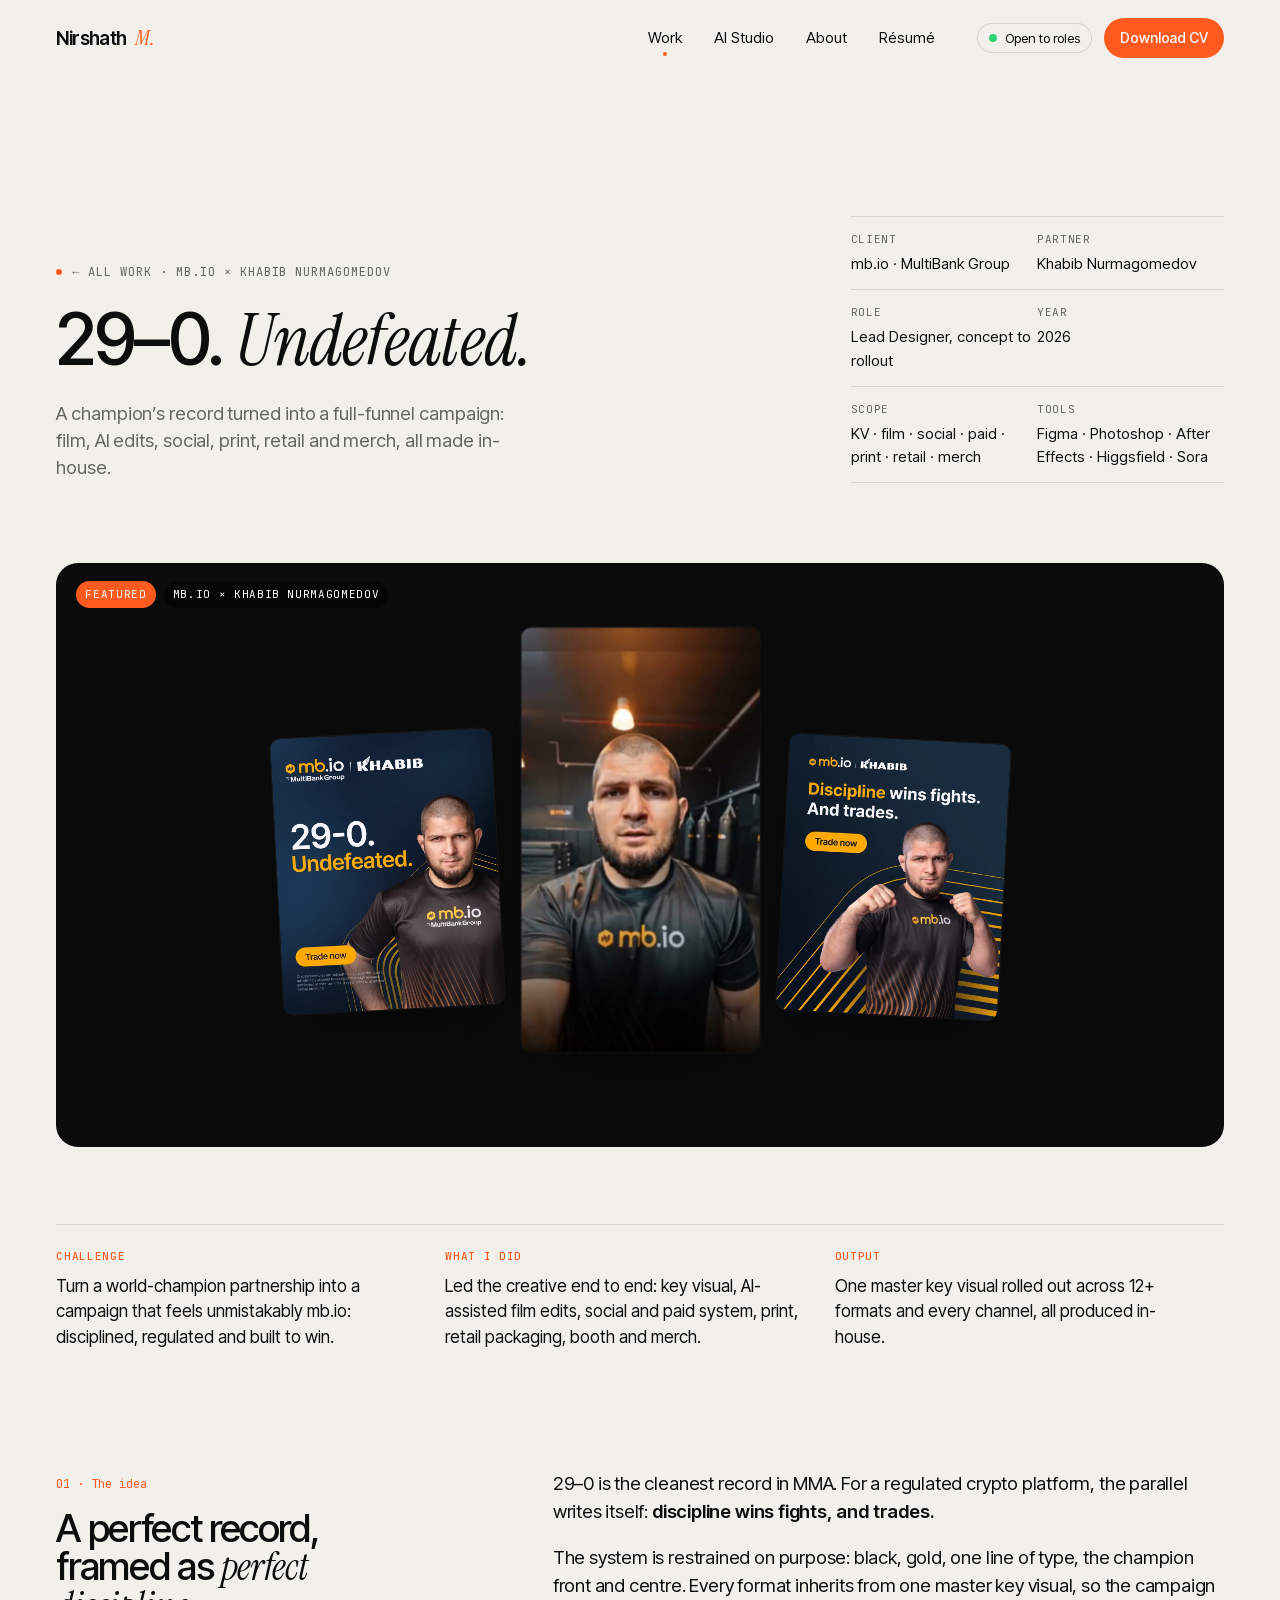
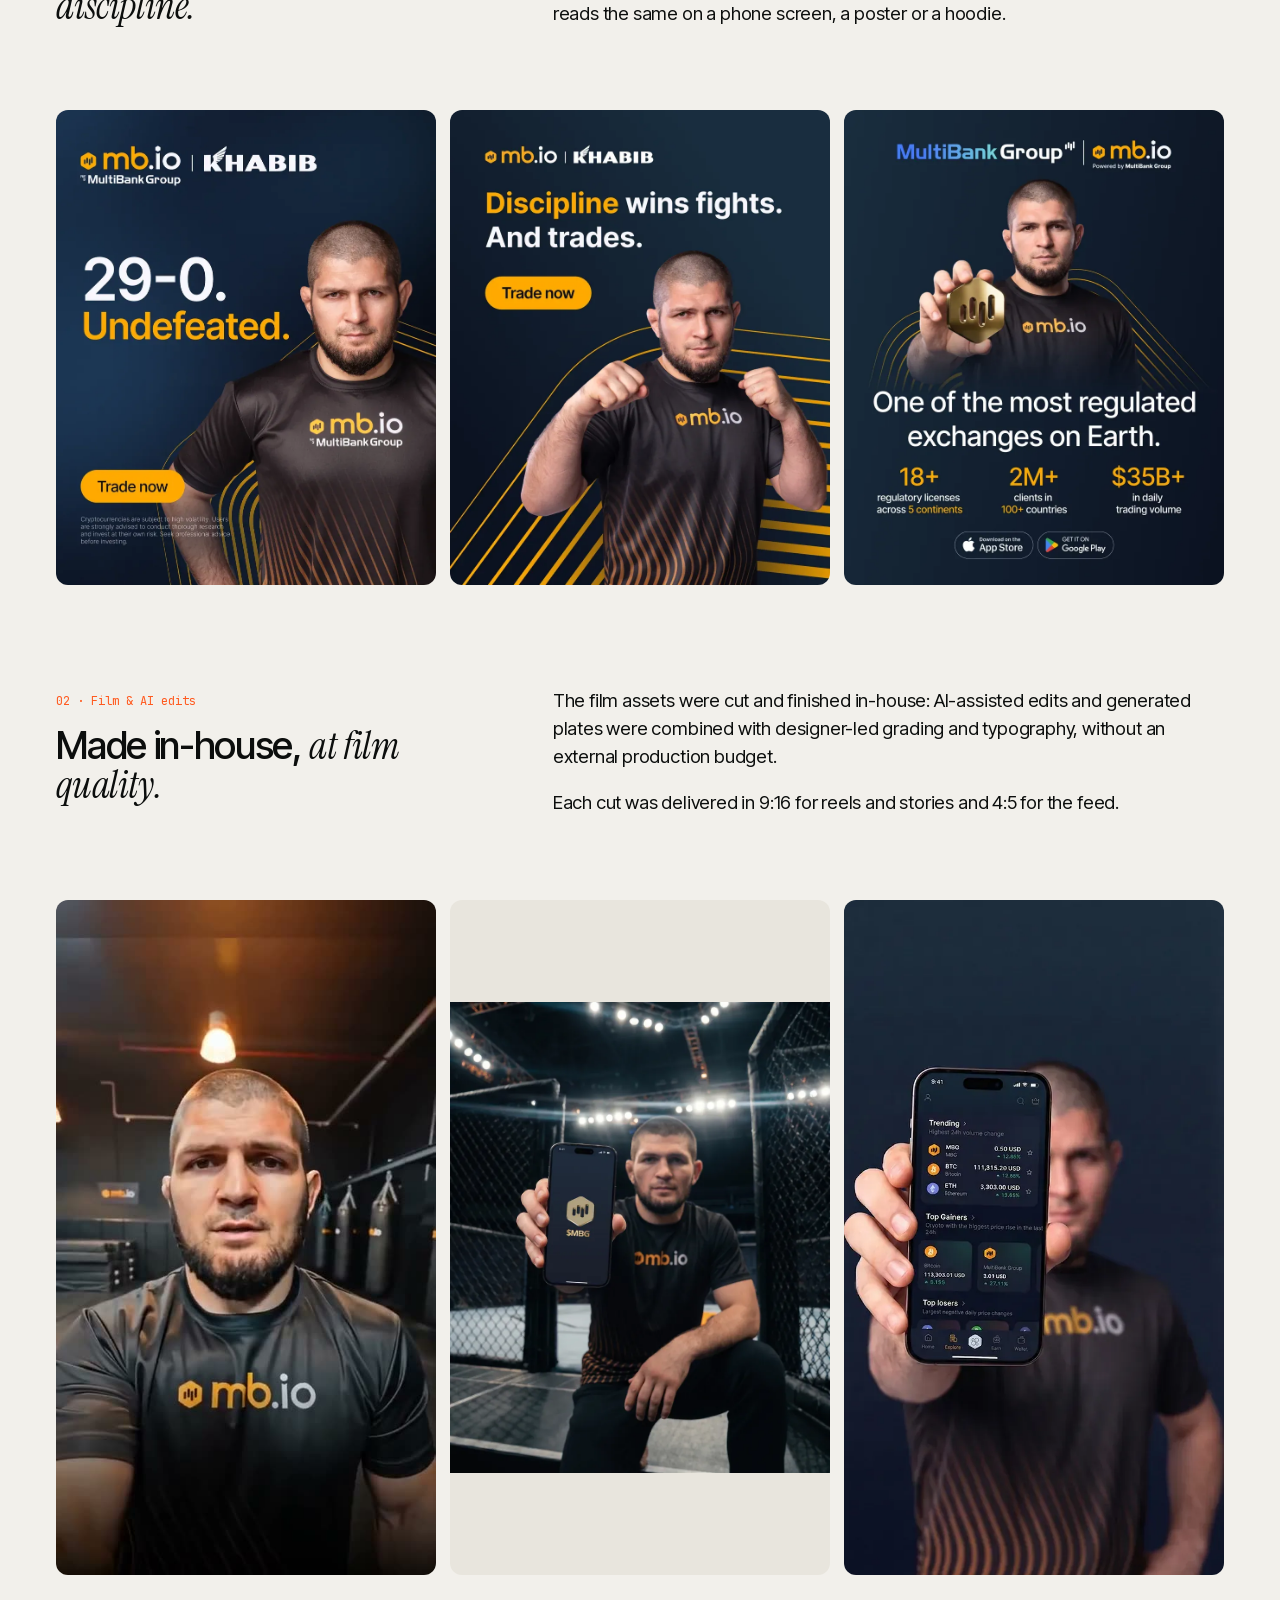
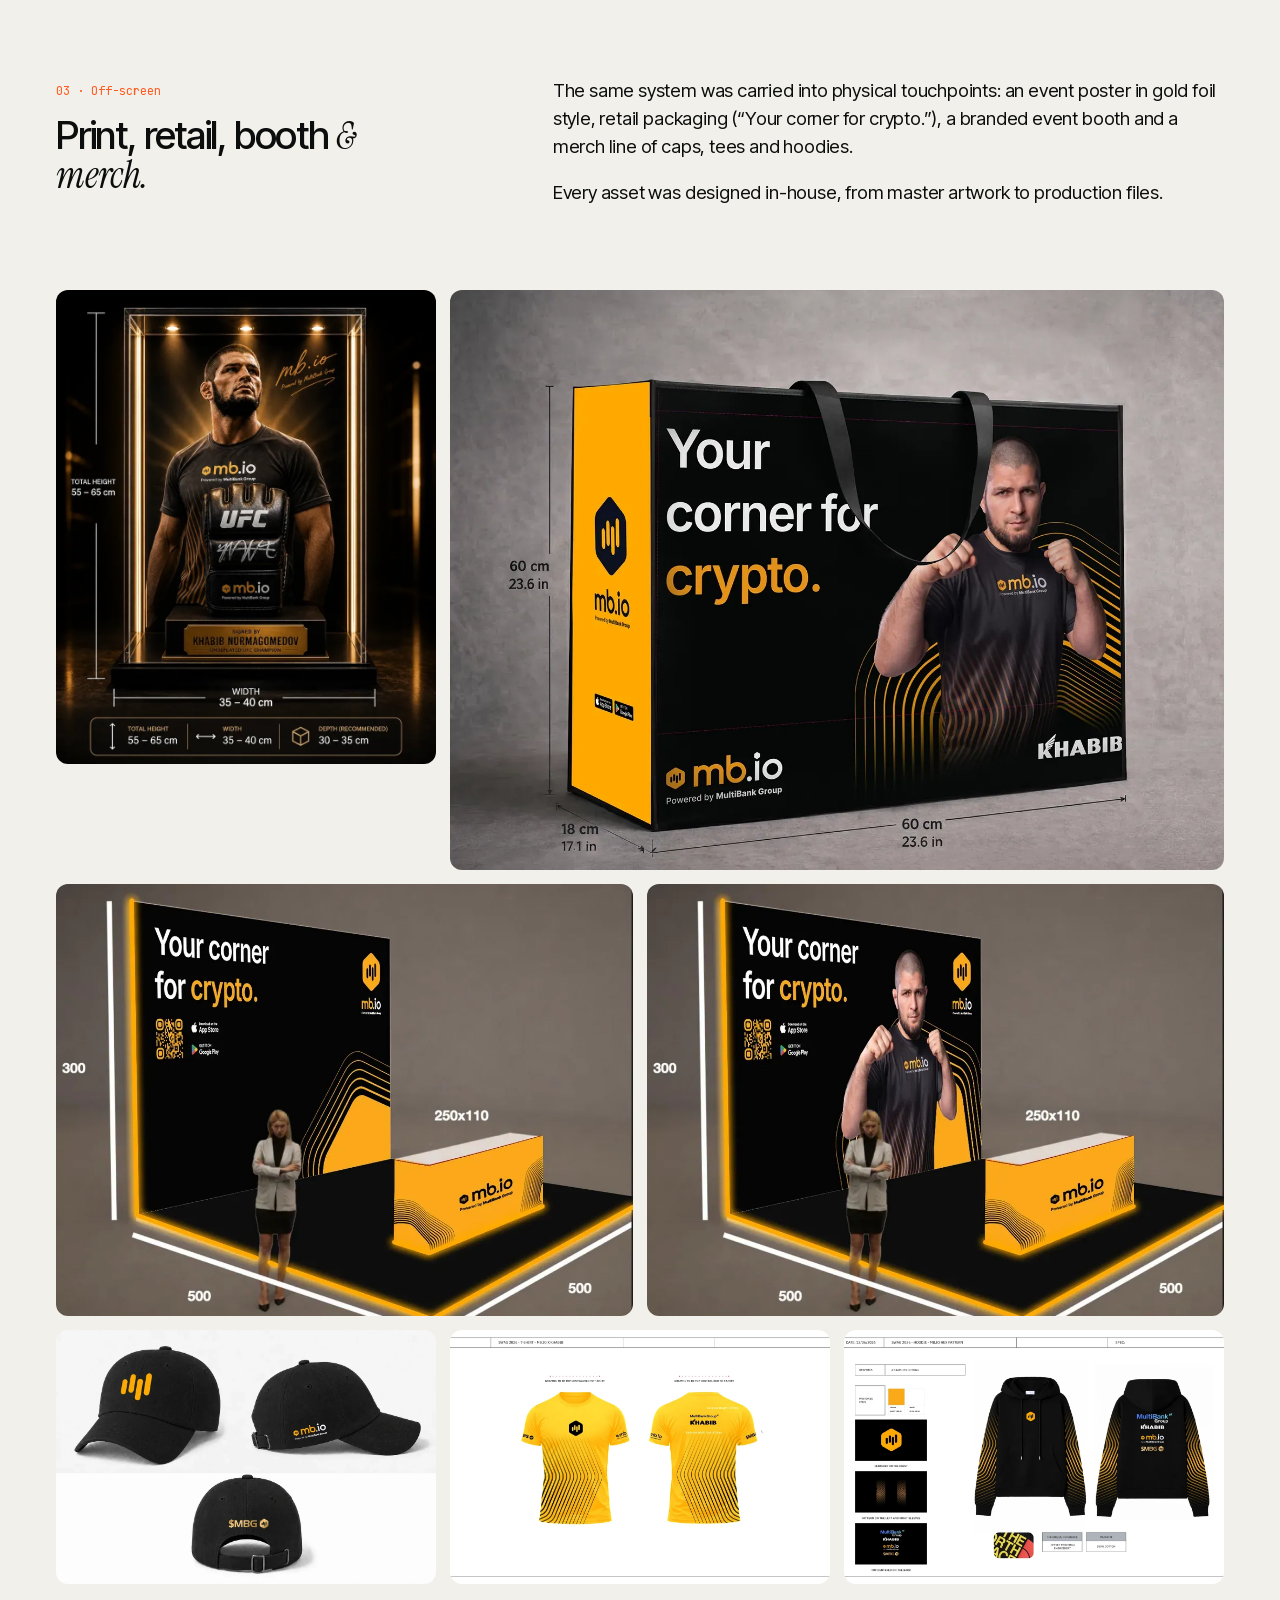
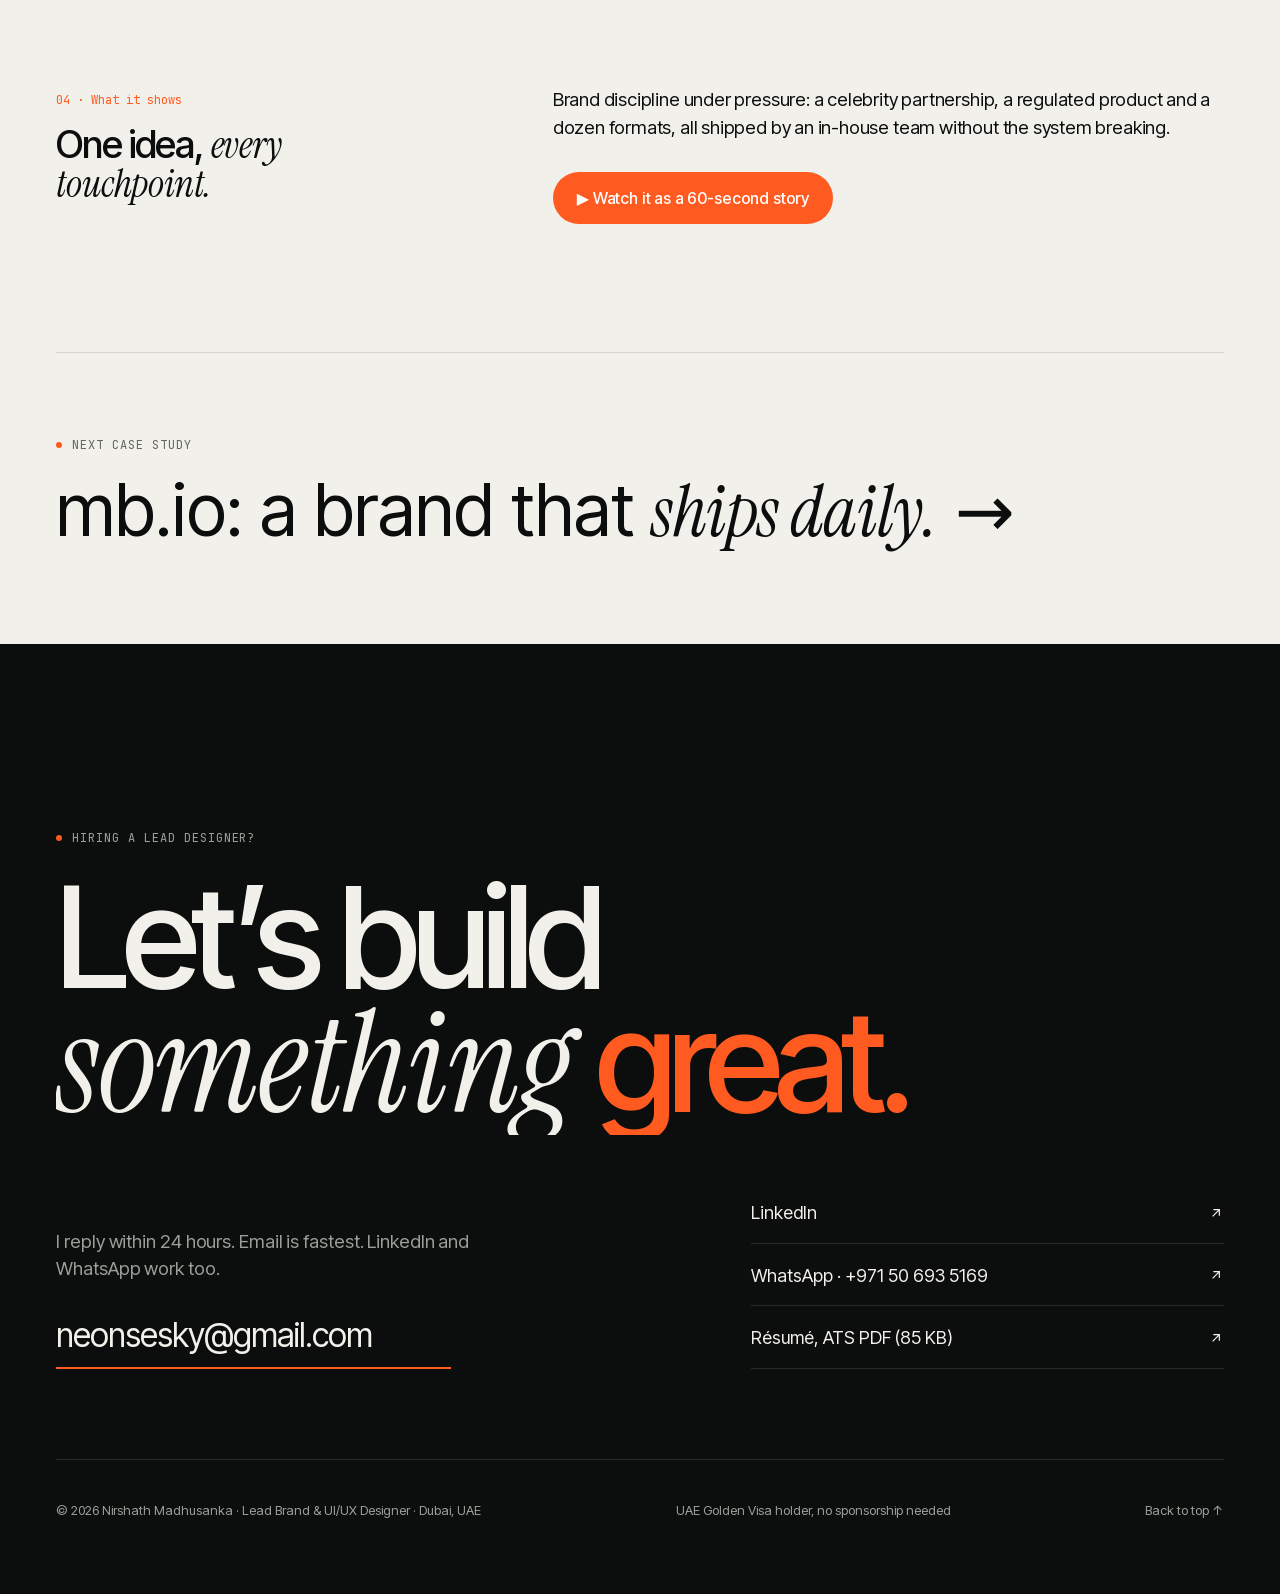
<file: work/khabib-29-0.html>
<!doctype html>
<html lang="en">
<head>
<meta charset="utf-8">
<meta name="viewport" content="width=device-width,initial-scale=1,viewport-fit=cover">
<title>29–0 Undefeated: mb.io × Khabib · Nirshath Madhusanka</title>
<meta name="description" content="A champion’s record turned into a full-funnel campaign: film, AI edits, social, print, retail and merch, all made in-house.">
<meta name="theme-color" content="#0C0E0D">
<meta property="og:type" content="website">
<meta property="og:title" content="29–0 Undefeated: mb.io × Khabib · Nirshath Madhusanka">
<meta property="og:description" content="A champion’s record turned into a full-funnel campaign: film, AI edits, social, print, retail and merch, all made in-house.">
<meta property="og:image" content="../assets/og.jpg">
<meta name="twitter:card" content="summary_large_image">
<link rel="icon" href="../assets/favicon.svg" type="image/svg+xml">
<link rel="preload" href="../assets/fonts/InterTight-500-normal.woff2" as="font" type="font/woff2" crossorigin>
<link rel="stylesheet" href="../assets/css/site.css">
<script type="application/ld+json">{"@context": "https://schema.org", "@type": "Person", "name": "Nirshath Madhusanka", "jobTitle": "Lead Brand & UI/UX Designer", "worksFor": {"@type": "Organization", "name": "MultiBank Group (mb.io)"}, "address": {"@type": "PostalAddress", "addressLocality": "Dubai", "addressCountry": "AE"}, "email": "neonsesky@gmail.com", "sameAs": ["https://www.linkedin.com/in/nirshath/"]}</script>
</head>
<body>
<a class="sr-only" href="#main">Skip to content</a>
<header class="nav">
  <div class="wrap nav__in">
    <a class="nav__logo" href="../index.html" aria-label="Nirshath Madhusanka, home">Nirshath<span class="serif">M.</span></a>
    <nav class="nav__links" aria-label="Primary"><a href="../work.html" aria-current=page>Work</a><a href="../ai.html">AI Studio</a><a href="../about.html">About</a><a href="../resume.html">Résumé</a></nav>
    <div class="nav__cta">
      <span class="pill nav__status"><i class="dot"></i>Open to roles</span>
      <a class="btn btn--accent btn--sm" href="../assets/files/Nirshath-Madhusanka-CV-ATS.pdf" download>Download CV</a>
      <button class="nav__burger" aria-label="Menu" aria-expanded="false"><span></span></button>
    </div>
  </div>
</header>
<div class="menu" aria-label="Menu">
  <a class="big" href="../index.html">Home</a><a class="big" href="../work.html">Work</a><a class="big" href="../ai.html">AI Studio</a><a class="big" href="../about.html">About</a><a class="big" href="../resume.html">Résumé</a>
  <div class="row"><a class="btn btn--accent" href="../assets/files/Nirshath-Madhusanka-CV-ATS.pdf" download>Download CV</a><button class="btn btn--line" data-copy>Copy email</button></div>
</div>
<main id="main">

<article class="cs" style="padding-bottom:20px">
<section class="cs-hero">
  <div class="wrap">
    <div class="cs-hero__top">
      <div class="l"><a class="eyebrow rv" href="../work.html">← All work · mb.io × Khabib Nurmagomedov</a><h1 class="h1 split" style="margin-top:22px"><span class="ln"><span>29–0. <span class="serif">Undefeated.</span></span></span></h1><p class="lead rv rv-d2" style="margin-top:24px">A champion’s record turned into a full-funnel campaign: film, AI edits, social, print, retail and merch, all made in-house.</p></div>
      <dl class="r meta rv rv-d3"><div><dt>Client</dt><dd>mb.io · MultiBank Group</dd></div><div><dt>Partner</dt><dd>Khabib Nurmagomedov</dd></div><div><dt>Role</dt><dd>Lead Designer, concept to rollout</dd></div><div><dt>Year</dt><dd>2026</dd></div><div><dt>Scope</dt><dd>KV · film · social · paid · print · retail · merch</dd></div><div><dt>Tools</dt><dd>Figma · Photoshop · After Effects · Higgsfield · Sora</dd></div></dl>
    </div>
    <div class="cs-cover rv" style="--bg:#0B0B0C" data-hover><div class="case__client"><span class="tag hot">Featured</span><span class="tag">mb.io × Khabib Nurmagomedov</span></div><div class="collage"><div class="c-45"><img src="../assets/img/02ae95_ae9f9ee519a64780a805fca706f5983c.webp" alt="" width="877" height="1100" loading=lazy decoding=async></div><div class="c-916"><video data-src="../assets/v/cd34fd.mp4" poster="../assets/v/cd34fd.jpg" muted loop playsinline preload="none" aria-label=""></video></div><div class="c-45"><img src="../assets/img/02ae95_de7cfcf5b1f14f1cac0915714d557712.webp" alt="" width="880" height="1100" loading=lazy decoding=async></div></div></div>
    <div class="tldr rv"><div><h4>Challenge</h4><p>Turn a world-champion partnership into a campaign that feels unmistakably mb.io: disciplined, regulated and built to win.</p></div><div><h4>What I did</h4><p>Led the creative end to end: key visual, AI-assisted film edits, social and paid system, print, retail packaging, booth and merch.</p></div><div><h4>Output</h4><p>One master key visual rolled out across 12+ formats and every channel, all produced in-house.</p></div></div>
  </div>
</section>
<div class="wrap"><div class="cs-block"><div class="l"><span class="num">01 · The idea</span><h2 class="split"><span class="ln"><span>A perfect record, framed as <span class='serif'>perfect discipline.</span></span></span></h2></div>
<div class="r rv"><p>29–0 is the cleanest record in MMA. For a regulated crypto platform, the parallel writes itself: <b>discipline wins fights, and trades.</b></p><p>The system is restrained on purpose: black, gold, one line of type, the champion front and centre. Every format inherits from one master key visual, so the campaign reads the same on a phone screen, a poster or a hoodie.</p></div></div><div class="gallery" data-lb-group><figure class="g2 a45  rv" data-lb data-cap="Master key visual · 4:5" data-cursor="View"><img src="../assets/img/02ae95_ae9f9ee519a64780a805fca706f5983c.webp" alt="Master key visual · 4:5" width="877" height="1100" loading=lazy decoding=async></figure><figure class="g2 a45  rv" data-lb data-cap="Paid social · Discipline wins fights" data-cursor="View"><img src="../assets/img/02ae95_de7cfcf5b1f14f1cac0915714d557712.webp" alt="Paid social · Discipline wins fights" width="880" height="1100" loading=lazy decoding=async></figure><figure class="g2 a45  rv" data-lb data-cap="Trust message · 4:5" data-cursor="View"><img src="../assets/img/02ae95_f722fce714924f31b3efb70078e084ed.webp" alt="Trust message · 4:5" width="880" height="1100" loading=lazy decoding=async></figure></div><div class="cs-block"><div class="l"><span class="num">02 · Film & AI edits</span><h2 class="split"><span class="ln"><span>Made in-house, <span class='serif'>at film quality.</span></span></span></h2></div>
<div class="r rv"><p>The film assets were cut and finished in-house: AI-assisted edits and generated plates were combined with designer-led grading and typography, without an external production budget.</p><p>Each cut was delivered in 9:16 for reels and stories and 4:5 for the feed.</p></div></div><div class="gallery" data-lb-group><figure class="g2 a916  rv" data-lb data-video="../assets/v/cd34fd.mp4" data-cap="AI-assisted film edit · 9:16" data-cursor="Play"><video data-src="../assets/v/cd34fd.mp4" poster="../assets/v/cd34fd.jpg" muted loop playsinline preload="none" data-autoplay aria-label=""></video></figure><figure class="g2 a916 contain rv" data-lb data-cap="Octagon key art" data-cursor="View"><img src="../assets/img/02ae95_b9ed482102104667a8b25b03c5132f6c.webp" alt="Octagon key art" width="886" height="1100" loading=lazy decoding=async></figure><figure class="g2 a916  rv" data-lb data-cap="App acquisition visual" data-cursor="View"><img src="../assets/img/02ae95_2fbaf87f71384101b8206250b8bea39c.webp" alt="App acquisition visual" width="614" height="1100" loading=lazy decoding=async></figure></div><div class="cs-block"><div class="l"><span class="num">03 · Off-screen</span><h2 class="split"><span class="ln"><span>Print, retail, booth <span class='serif'>&amp; merch.</span></span></span></h2></div>
<div class="r rv"><p>The same system was carried into physical touchpoints: an event poster in gold foil style, retail packaging (“Your corner for crypto.”), a branded event booth and a merch line of caps, tees and hoodies.</p><p>Every asset was designed in-house, from master artwork to production files.</p></div></div><div class="gallery" data-lb-group><figure class="g2 a45  rv" data-lb data-cap="Event poster" data-cursor="View"><img src="../assets/img/02ae95_2e8f1bcc918d4be6b4332568a418cec1.webp" alt="Event poster" width="880" height="1100" loading=lazy decoding=async></figure><figure class="g4 a43  rv" data-lb data-cap="Retail packaging" data-cursor="View"><img src="../assets/img/02ae95_16eff4afd04e4bbf8cfbe304fe119d95.webp" alt="Retail packaging" width="1500" height="1074" loading=lazy decoding=async></figure><figure class="g3 a43  rv" data-lb data-cap="Event booth · view A" data-cursor="View"><img src="../assets/img/02ae95_6456d29ddc514e148c985abf4770c8fe.webp" alt="Event booth · view A" width="1100" height="926" loading=lazy decoding=async></figure><figure class="g3 a43  rv" data-lb data-cap="Event booth · view B" data-cursor="View"><img src="../assets/img/02ae95_654b902cd3e8443eaaf0f3854a53bbb0.webp" alt="Event booth · view B" width="1100" height="926" loading=lazy decoding=async></figure><figure class="g2 a32  rv" data-lb data-cap="Caps" data-cursor="View"><img src="../assets/img/02ae95_a4363f4af41048e38352c957e0790c25.webp" alt="Caps" width="1280" height="853" loading=lazy decoding=async></figure><figure class="g2 a32  rv" data-lb data-cap="Tees" data-cursor="View"><img src="../assets/img/02ae95_0e244ba2ea6643a188c7415d29bfeb12.webp" alt="Tees" width="1500" height="938" loading=lazy decoding=async></figure><figure class="g2 a32  rv" data-lb data-cap="Hoodie" data-cursor="View"><img src="../assets/img/02ae95_e406219130e64288ac2b14af08d8d0d7.webp" alt="Hoodie" width="1500" height="938" loading=lazy decoding=async></figure></div><div class="cs-block"><div class="l"><span class="num">04 · What it shows</span><h2 class="split"><span class="ln"><span>One idea, <span class='serif'>every touchpoint.</span></span></span></h2></div>
<div class="r rv"><p>Brand discipline under pressure: a celebrity partnership, a regulated product and a dozen formats, all shipped by an in-house team without the system breaking.</p><button class="btn btn--accent" data-story="khabib" style="margin-top:12px">▶ Watch it as a 60-second story</button></div></div>
  <a class="next" href="mbio.html" data-cursor="Next">
    <span class="eyebrow">Next case study</span>
    <div class="h1" style="margin-top:20px">mb.io: a brand that <span class="serif">ships daily.</span> →</div>
  </a>
</div>
</article>
</main>
<footer class="dark cta" id="contact">
  <div class="wrap">
    <span class="eyebrow rv">Hiring a lead designer?</span>
    <h2 class="split" style="margin-top:28px"><span class="ln"><span>Let’s build</span></span><span class="ln"><span><span class="serif">something</span> <span class="accent">great.</span></span></span></h2>
    <div class="cta__row">
      <div class="l rv">
        <p class="lead" style="margin-bottom:28px">I reply within 24 hours. Email is fastest. LinkedIn and WhatsApp work too.</p>
        <button class="email-big" data-copy data-cursor="Copy">neonsesky@gmail.com <span class="copied">Copied ✓</span></button>
      </div>
      <div class="r rv rv-d1">
        <a href="https://www.linkedin.com/in/nirshath/" target="_blank" rel="noopener">LinkedIn <svg width="16" height="16" viewBox="0 0 24 24" fill="none" stroke="currentColor" stroke-width="1.8" aria-hidden="true"><path d="M7 17 17 7M8 7h9v9"/></svg></a>
        <a href="https://wa.link/bkvb9r" target="_blank" rel="noopener">WhatsApp · +971 50 693 5169 <svg width="16" height="16" viewBox="0 0 24 24" fill="none" stroke="currentColor" stroke-width="1.8" aria-hidden="true"><path d="M7 17 17 7M8 7h9v9"/></svg></a>
        <a href="../assets/files/Nirshath-Madhusanka-CV-ATS.pdf" download>Résumé, ATS PDF (85 KB) <svg width="16" height="16" viewBox="0 0 24 24" fill="none" stroke="currentColor" stroke-width="1.8" aria-hidden="true"><path d="M7 17 17 7M8 7h9v9"/></svg></a>
      </div>
    </div>
    <div class="foot">
      <span>© <span data-year>2026</span> Nirshath Madhusanka · Lead Brand &amp; UI/UX Designer · Dubai, UAE</span>
      <span>UAE Golden Visa holder, no sponsorship needed</span>
      <a href="#main">Back to top ↑</a>
    </div>
  </div>
</footer>
<div class="mbar"><a href="mailto:neonsesky@gmail.com">Email</a><a class="a" href="../assets/files/Nirshath-Madhusanka-CV-ATS.pdf" download>Download CV</a></div>
<script>window.STORIES={"khabib": {"title": "29\u20130 Undefeated", "sub": "mb.io \u00d7 Khabib", "items": [{"i": "../assets/img/02ae95_ae9f9ee519a64780a805fca706f5983c.webp", "c": "<b>The key visual.</b> A perfect record, framed as perfect discipline."}, {"v": "../assets/v/cd34fd.mp4", "c": "<b>AI-assisted film edit</b> for reels and stories."}, {"i": "../assets/img/02ae95_de7cfcf5b1f14f1cac0915714d557712.webp", "c": "\u201cDiscipline wins fights. And trades.\u201d The campaign line across paid social."}, {"i": "../assets/img/02ae95_2e8f1bcc918d4be6b4332568a418cec1.webp", "c": "<b>Print</b>: the gold poster for the event."}, {"i": "../assets/img/02ae95_16eff4afd04e4bbf8cfbe304fe119d95.webp", "c": "<b>Retail packaging</b>: \u201cYour corner for crypto.\u201d"}, {"i": "../assets/img/02ae95_6456d29ddc514e148c985abf4770c8fe.webp", "c": "<b>Event booth</b> built from the same system."}, {"i": "../assets/img/02ae95_e406219130e64288ac2b14af08d8d0d7.webp", "c": "<b>Merch</b>: hoodies, tees, caps. Every asset made in-house."}]}, "listings": {"title": "Market moments", "sub": "mb.io \u00b7 news-reactive", "items": [{"i": "../assets/img/02ae95_0133b6dd12a94e57b29feb9f3d880ee1.webp", "c": "CLARITY Act hearing: same-day regulatory news creative."}, {"i": "../assets/img/02ae95_7be0509f4a33416bb7d4967118e075a1.webp", "c": "AED launch: \u201cPriced in AED. Funded in AED.\u201d"}, {"i": "../assets/img/02ae95_17409462d7f44ad09fb68634f1f290d9.webp", "c": "DTCC \u00d7 RWA: $114T moves on-chain."}, {"i": "../assets/img/02ae95_8cc1df8480f44d9fada308c3221a4c2a.webp", "c": "Ethereum Glamsterdam upgrade: blog and social key art."}, {"v": "../assets/v/4dca8b.mp4", "c": "Token burn: motion post."}]}, "product": {"title": "Product drops", "sub": "mb.io \u00b7 app & features", "items": [{"v": "../assets/v/aee33f.mp4", "c": "New features reel."}, {"i": "../assets/img/02ae95_b1dbaeb37eab4c989bbae626272e333f.webp", "c": "\u201cCrypto made simple.\u201d App acquisition."}, {"i": "../assets/img/02ae95_7525611141da4f758d923046d2c8df01.webp", "c": "Trending. Top movers. New listings."}, {"i": "../assets/img/02ae95_e1eb45b28d844f309fcfe4965f15136f.webp", "c": "\u201c3 taps. Funded.\u201d Paid social banner."}, {"i": "../assets/img/02ae95_168141549f044adea5421471157a5e21.webp", "c": "Product UI: wallet screen."}]}, "trust": {"title": "Trust & compliance", "sub": "mb.io \u00b7 regulated crypto", "items": [{"i": "../assets/img/02ae95_e4a23f6ea3eb44e69182990541a5dc6e.webp", "c": "\u201cNo asterisks. No fine print. We\u2019re globally regulated.\u201d"}, {"i": "../assets/img/02ae95_801151b81dc543d0bd30c5e46fddc5ba.webp", "c": "MPC custody, publicly audited."}, {"i": "../assets/img/02ae95_fea7af533e0e43d2815c38b52f8474a5.webp", "c": "10/10 security score."}, {"i": "../assets/img/02ae95_f722fce714924f31b3efb70078e084ed.webp", "c": "One of the most regulated exchanges on Earth."}]}, "culture": {"title": "Culture", "sub": "mb.io \u00b7 community", "items": [{"i": "../assets/img/02ae95_a2df66635110495cadbd3b5c9bd7fc88.webp", "c": "Bitcoin Pizza Day: social post\u2026"}, {"i": "../assets/img/02ae95_3039635a14444000897a82c5a252a589.webp", "c": "\u2026and the pizza box to match."}, {"v": "../assets/v/dd9e99.mp4", "c": "Panda reel."}, {"v": "../assets/v/8206b3.mp4", "c": "Anniversary reel."}]}}</script>
<script src="../assets/js/site.js" defer></script>
</body>
</html>
</file>
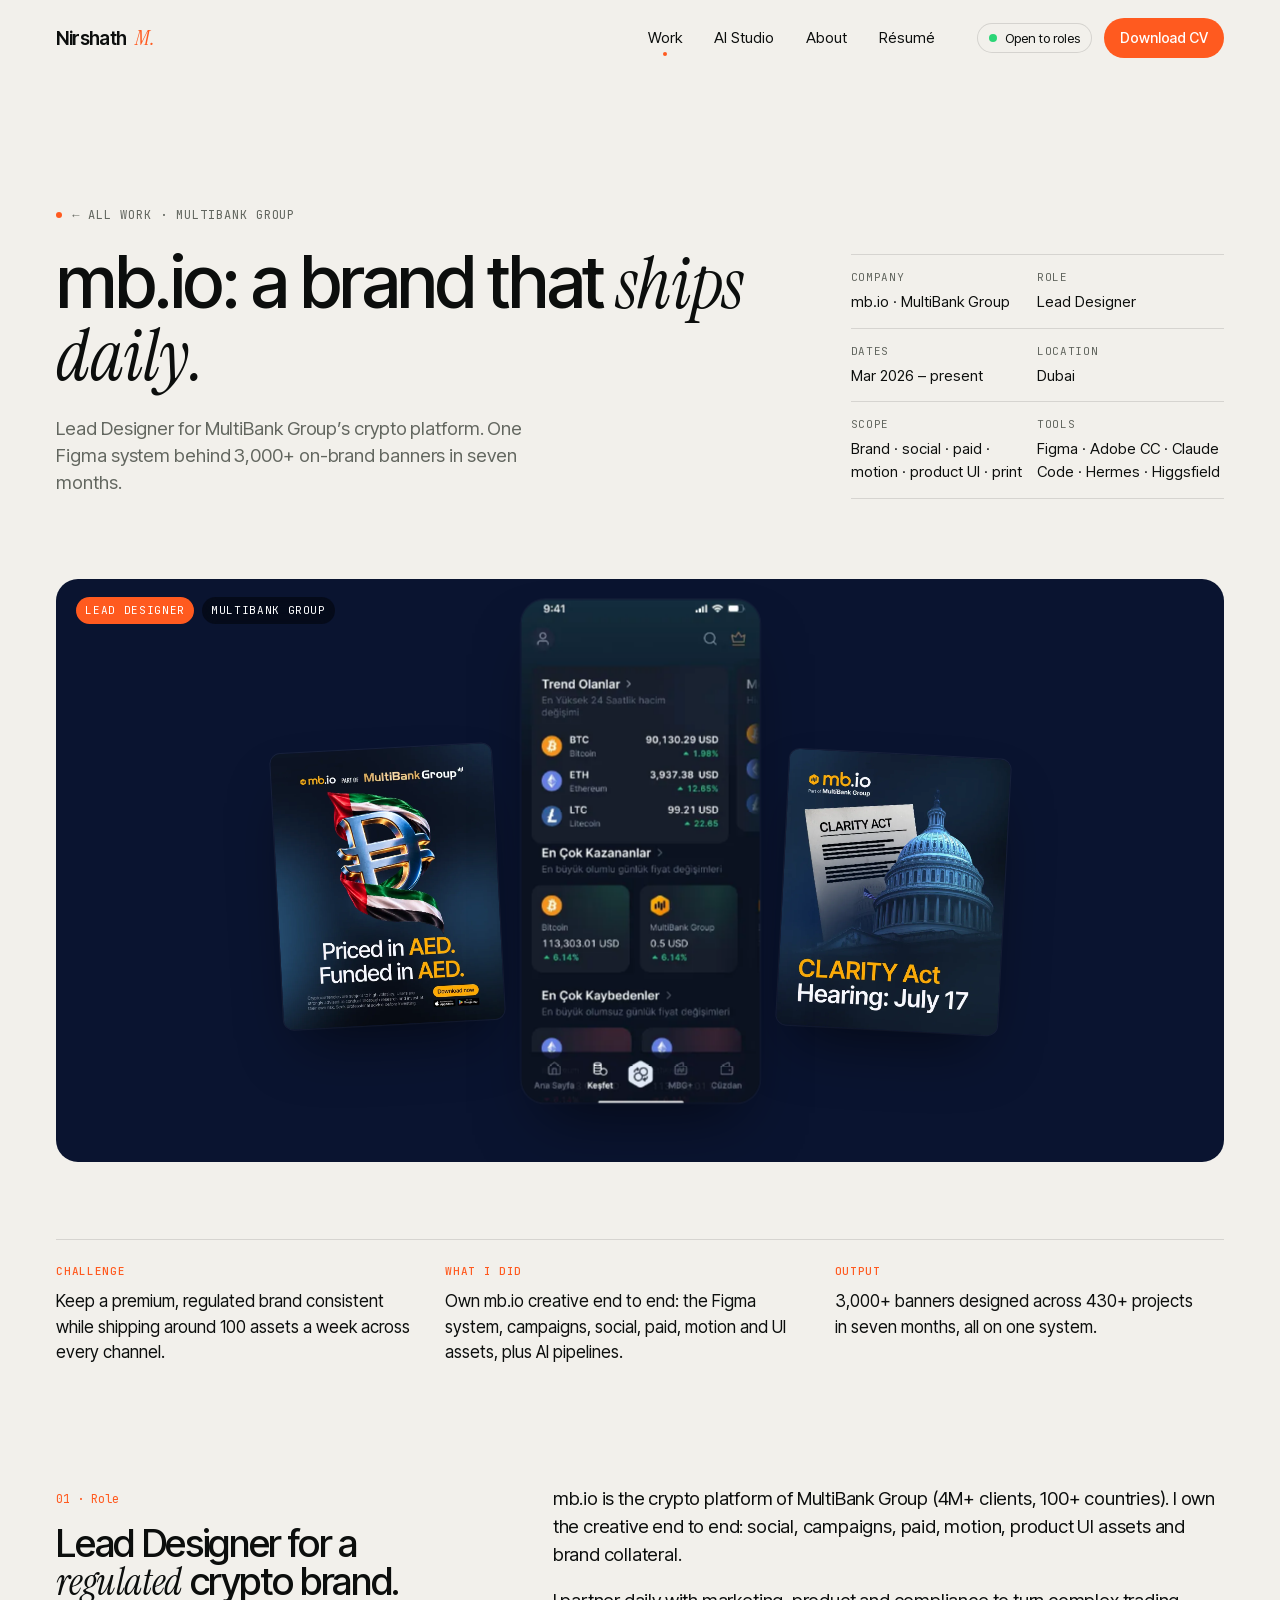
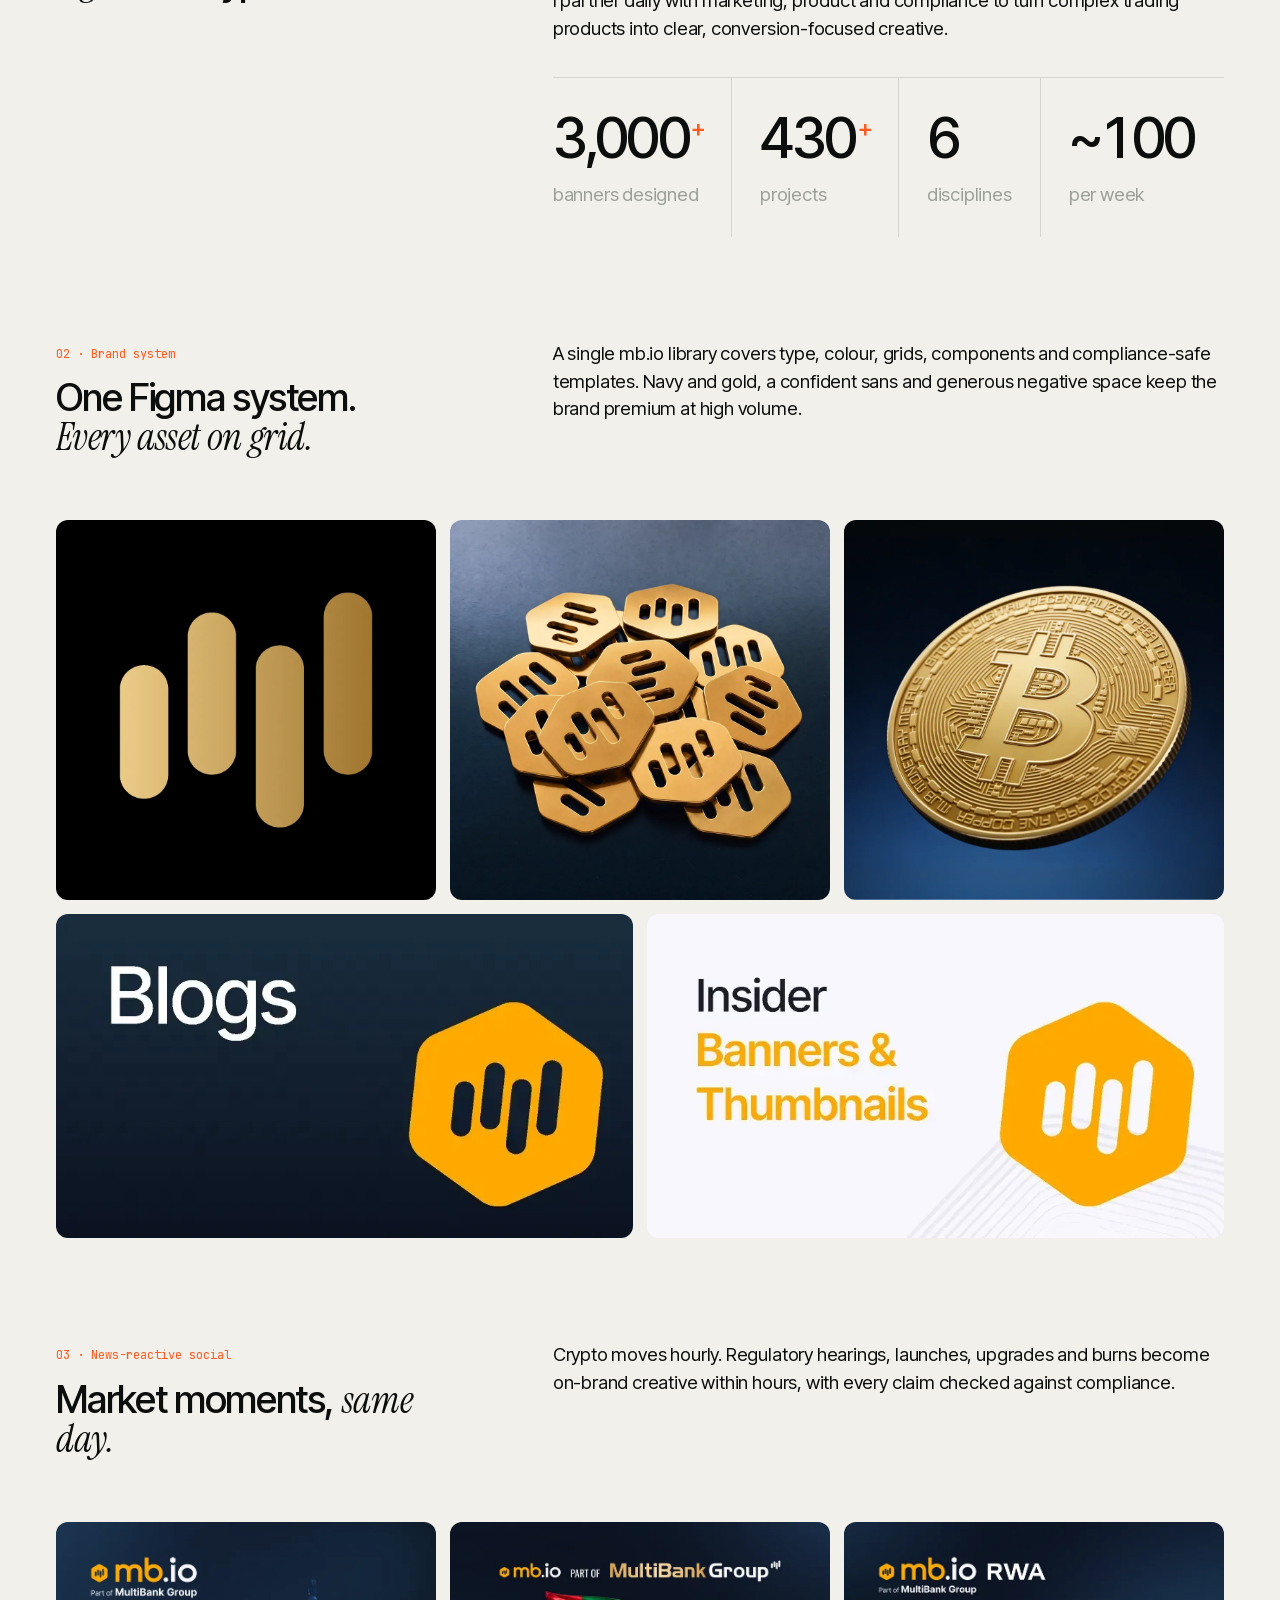
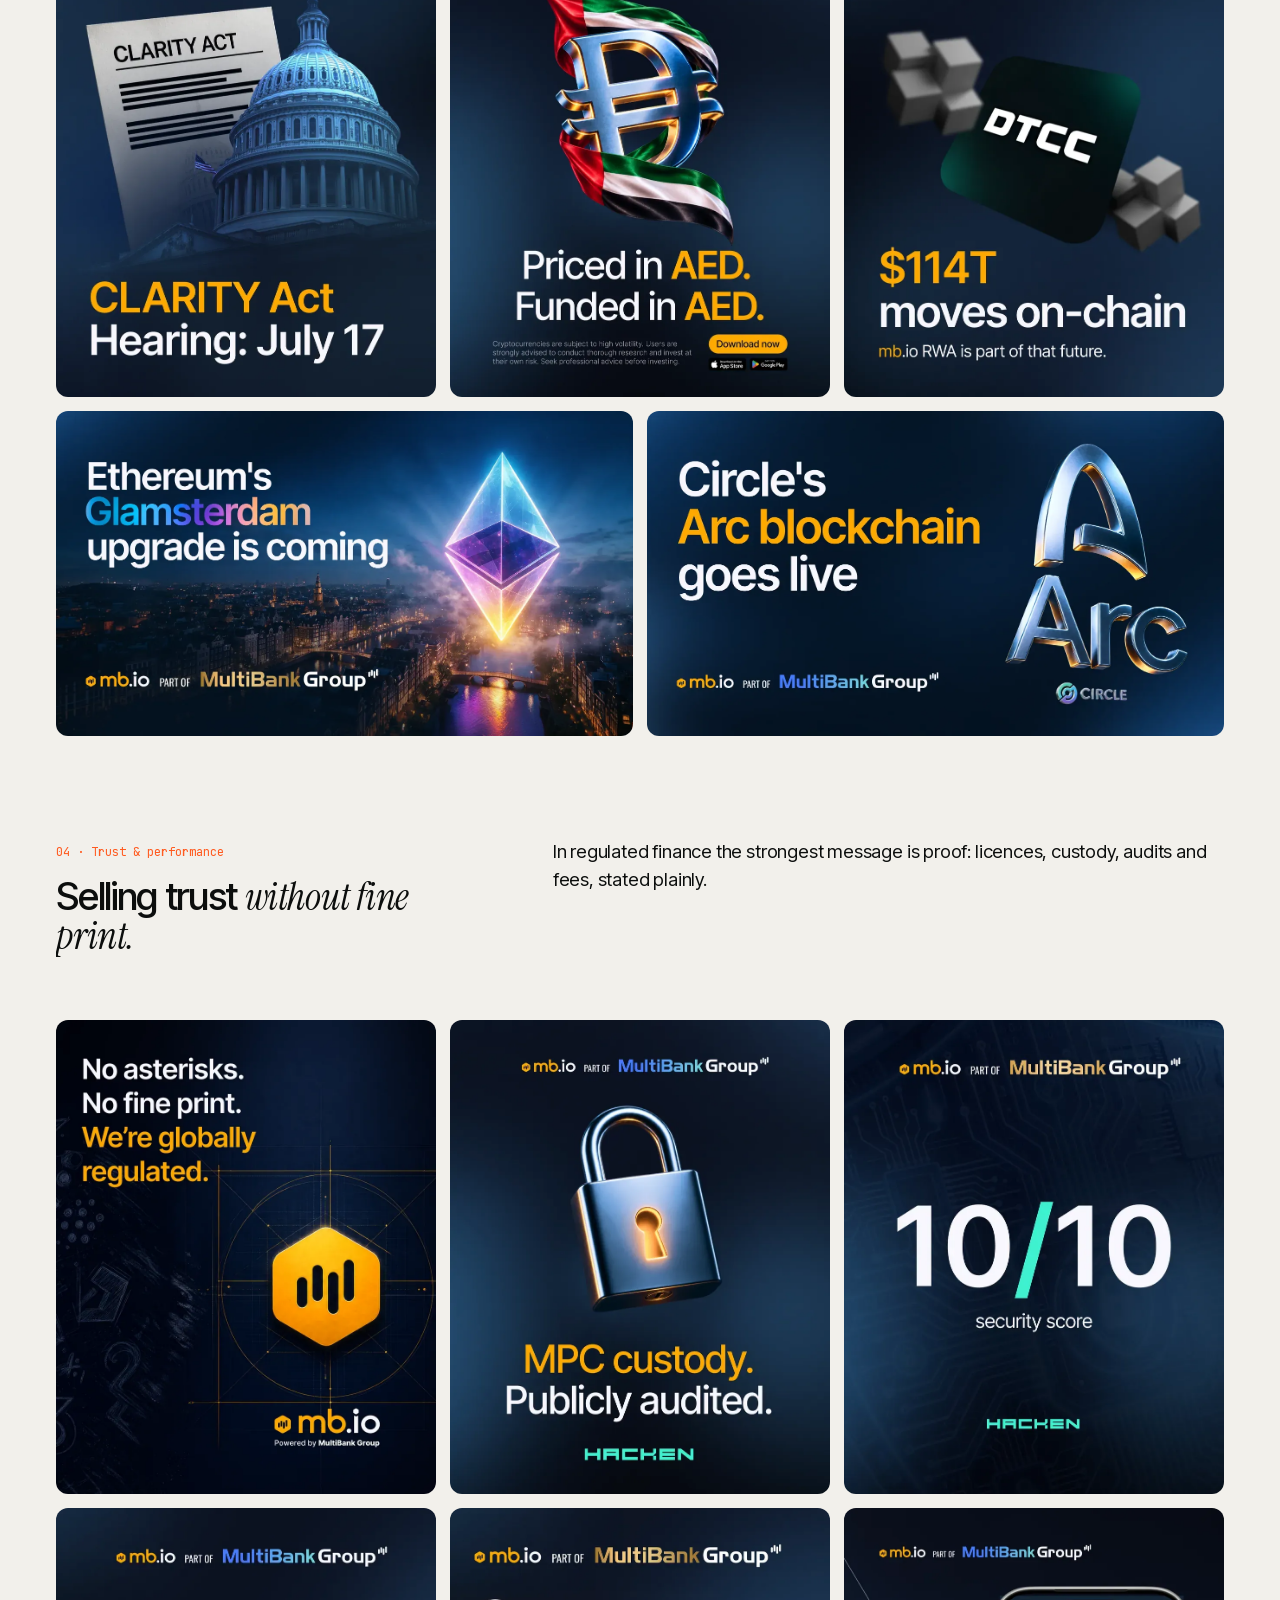
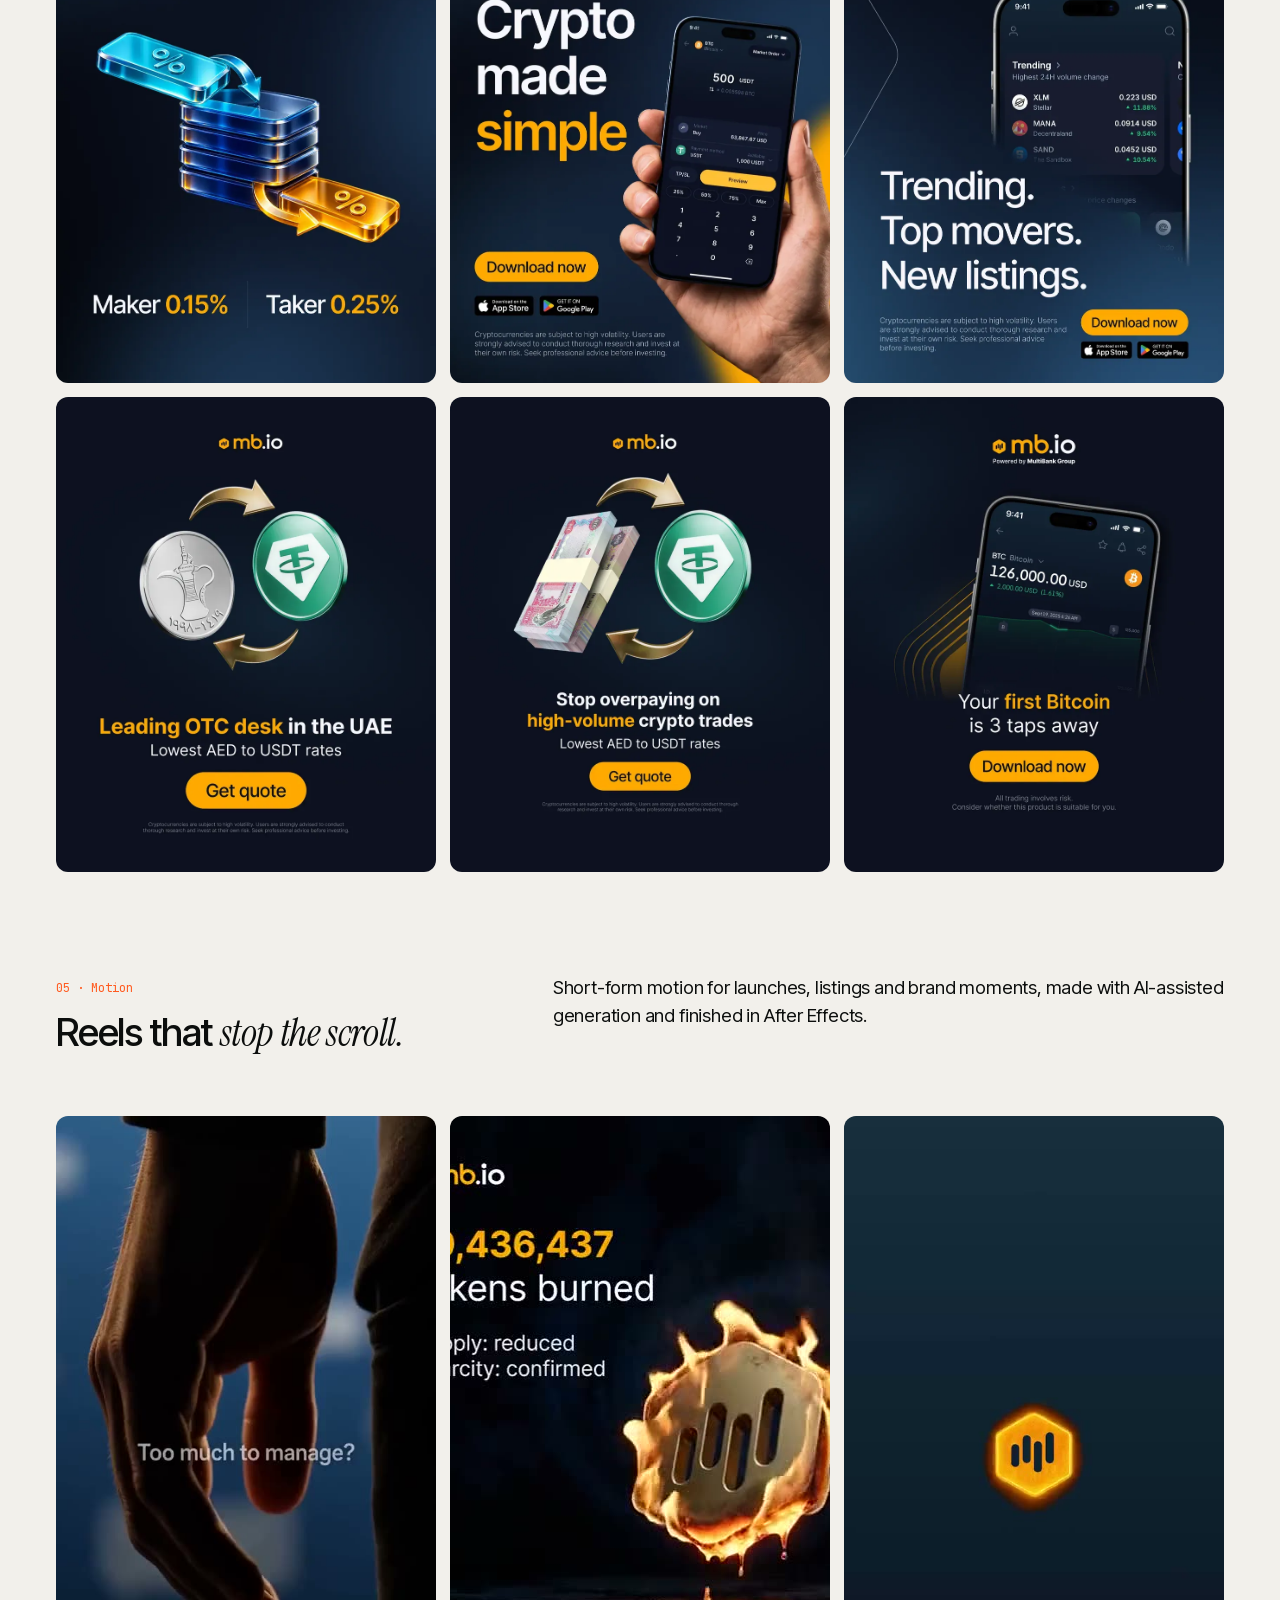
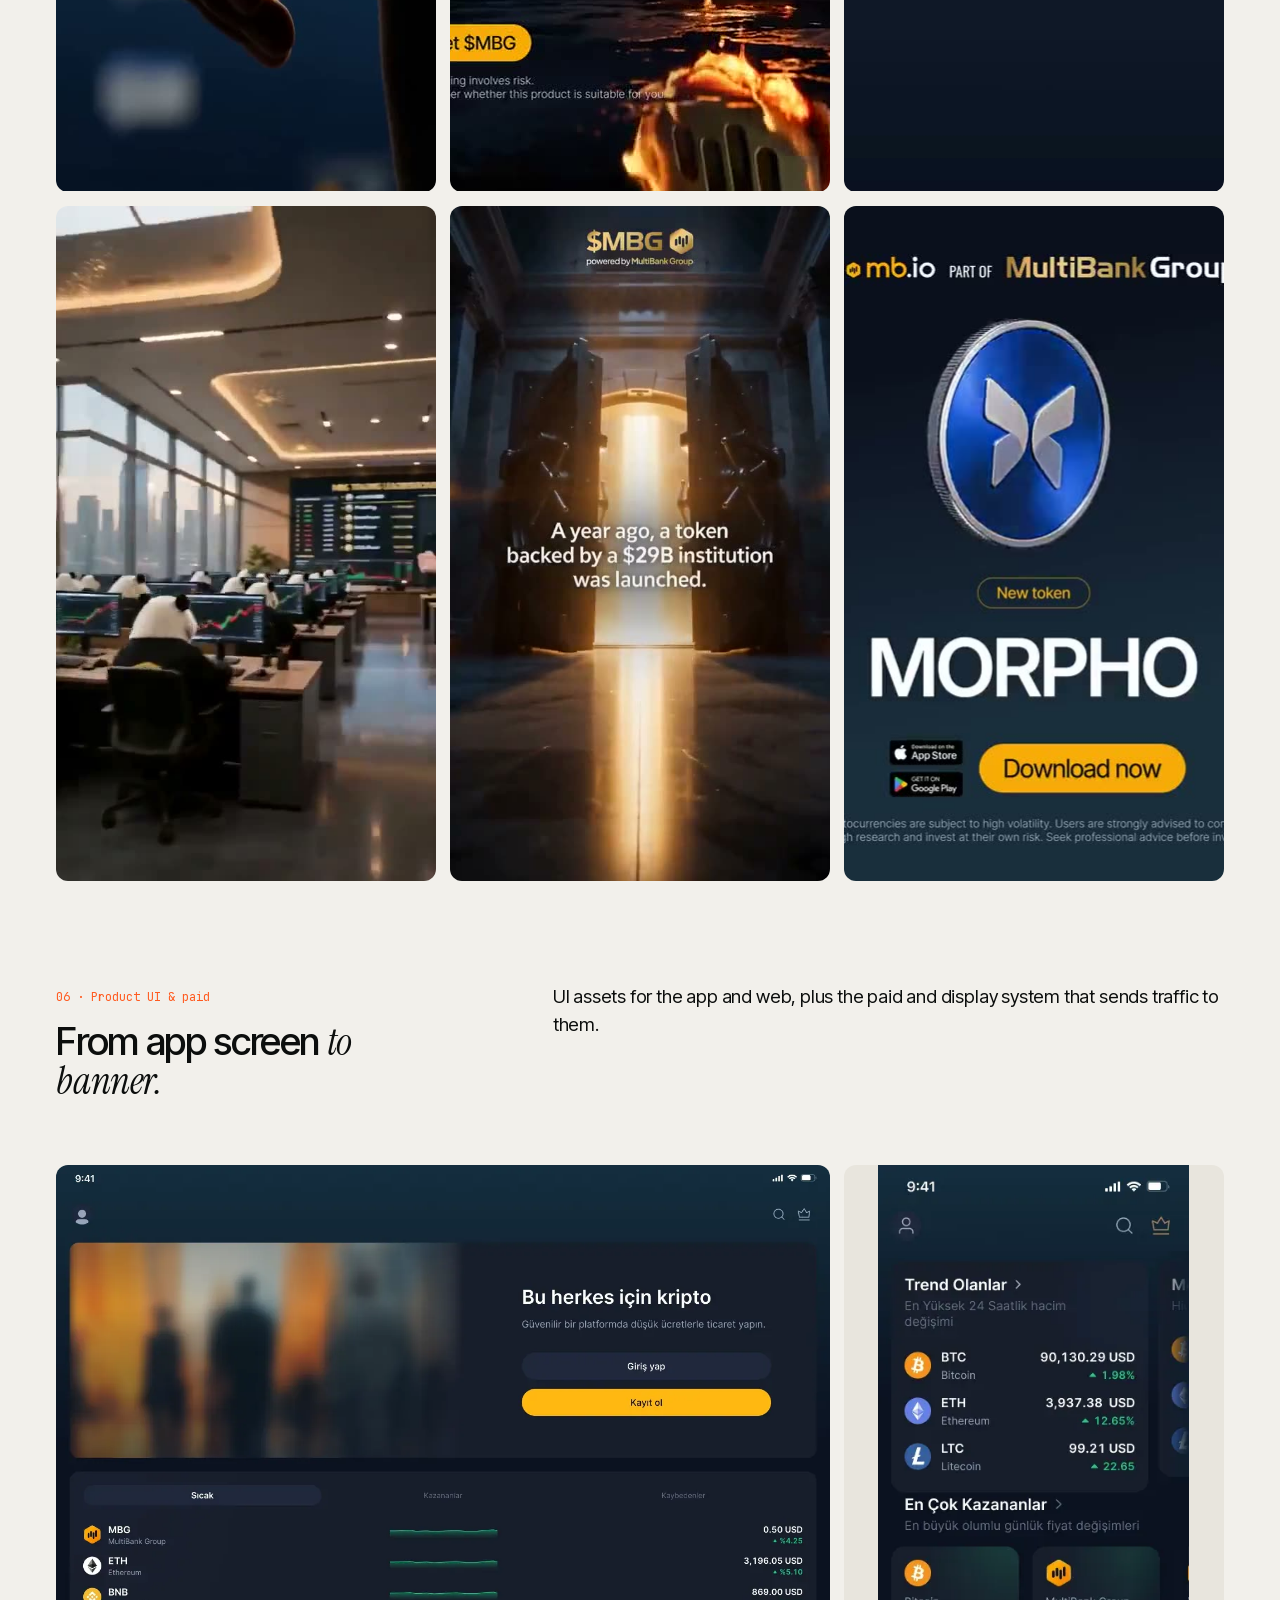
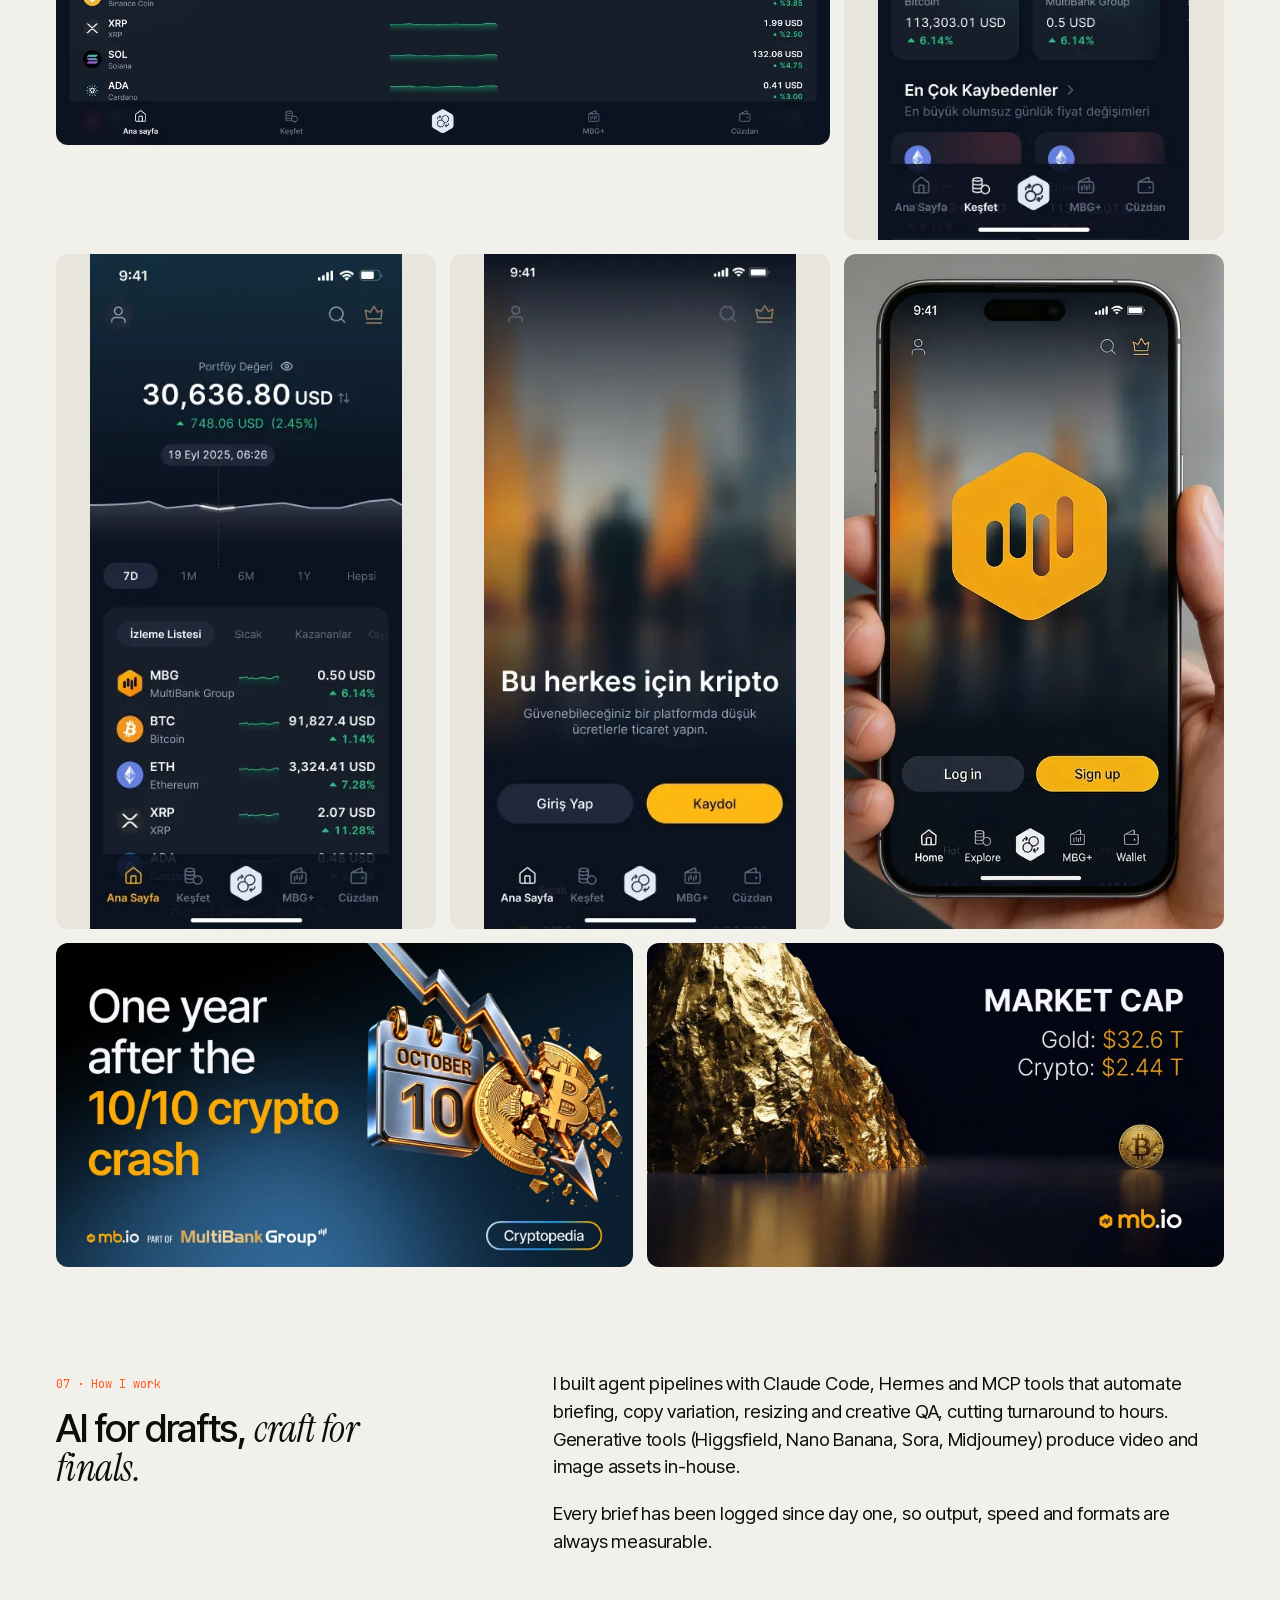
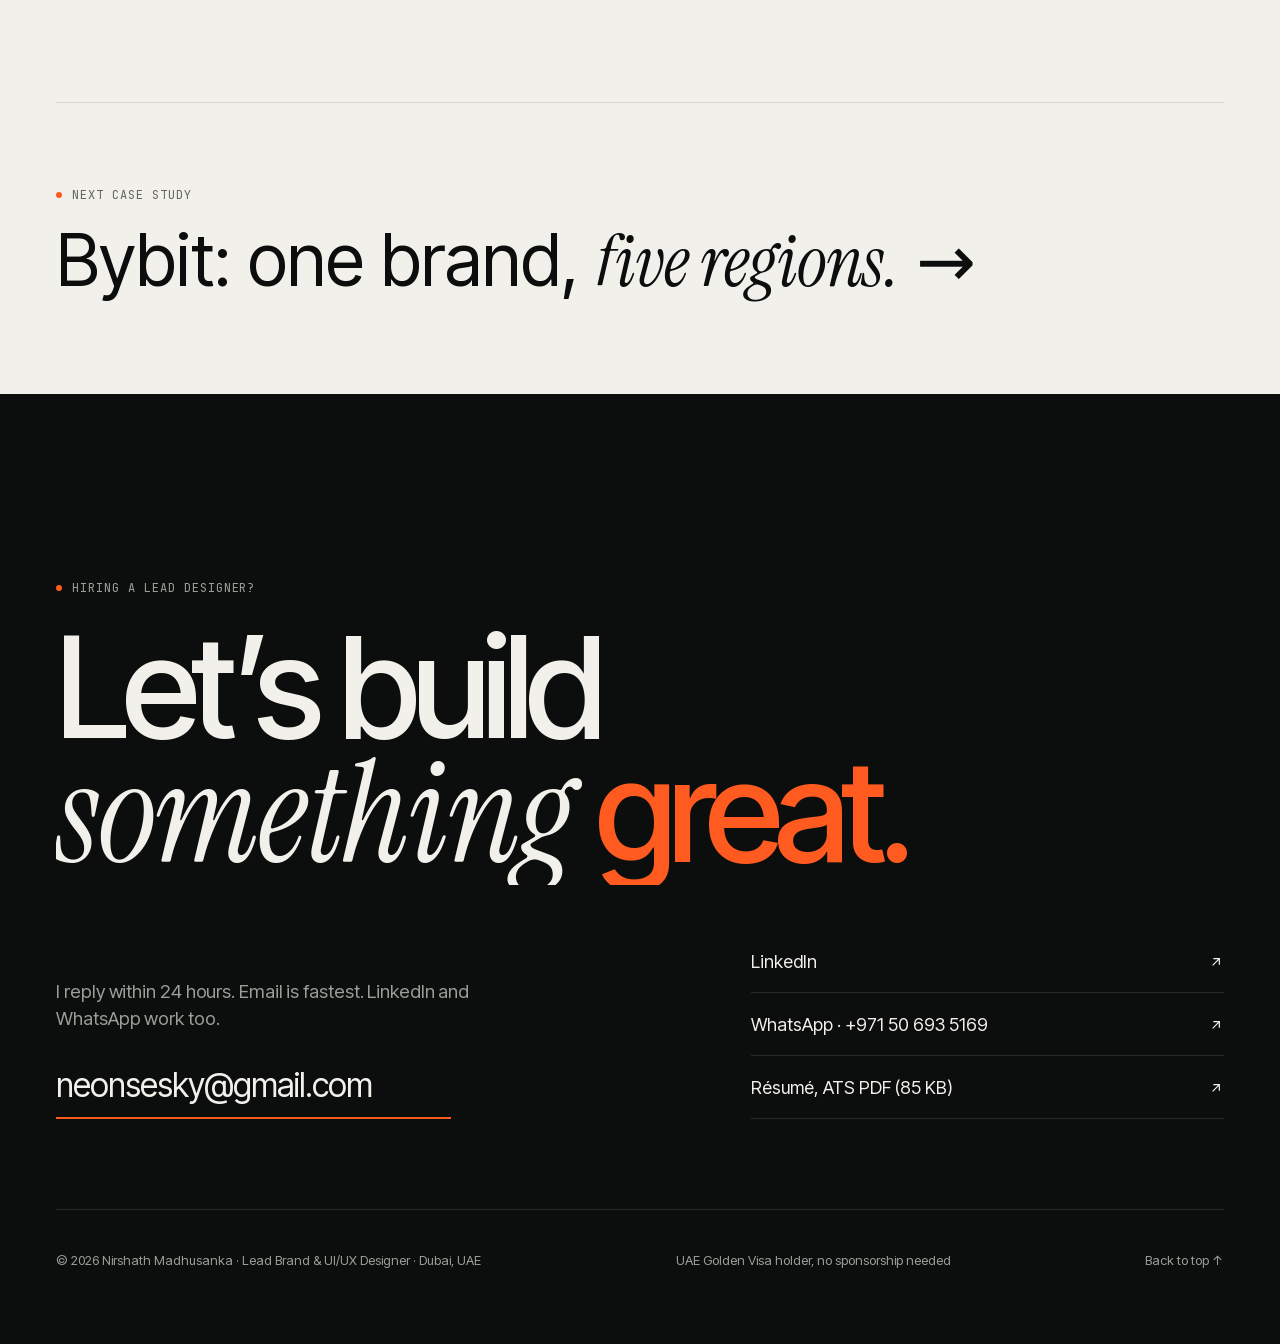
<file: work/mbio.html>
<!doctype html>
<html lang="en">
<head>
<meta charset="utf-8">
<meta name="viewport" content="width=device-width,initial-scale=1,viewport-fit=cover">
<title>mb.io: brand &amp; social system · Nirshath Madhusanka</title>
<meta name="description" content="Lead Designer for MultiBank Group’s crypto platform. One Figma system behind 3,000+ on-brand banners in seven months.">
<meta name="theme-color" content="#0C0E0D">
<meta property="og:type" content="website">
<meta property="og:title" content="mb.io: brand &amp; social system · Nirshath Madhusanka">
<meta property="og:description" content="Lead Designer for MultiBank Group’s crypto platform. One Figma system behind 3,000+ on-brand banners in seven months.">
<meta property="og:image" content="../assets/og.jpg">
<meta name="twitter:card" content="summary_large_image">
<link rel="icon" href="../assets/favicon.svg" type="image/svg+xml">
<link rel="preload" href="../assets/fonts/InterTight-500-normal.woff2" as="font" type="font/woff2" crossorigin>
<link rel="stylesheet" href="../assets/css/site.css">
<script type="application/ld+json">{"@context": "https://schema.org", "@type": "Person", "name": "Nirshath Madhusanka", "jobTitle": "Lead Brand & UI/UX Designer", "worksFor": {"@type": "Organization", "name": "MultiBank Group (mb.io)"}, "address": {"@type": "PostalAddress", "addressLocality": "Dubai", "addressCountry": "AE"}, "email": "neonsesky@gmail.com", "sameAs": ["https://www.linkedin.com/in/nirshath/"]}</script>
</head>
<body>
<a class="sr-only" href="#main">Skip to content</a>
<header class="nav">
  <div class="wrap nav__in">
    <a class="nav__logo" href="../index.html" aria-label="Nirshath Madhusanka, home">Nirshath<span class="serif">M.</span></a>
    <nav class="nav__links" aria-label="Primary"><a href="../work.html" aria-current=page>Work</a><a href="../ai.html">AI Studio</a><a href="../about.html">About</a><a href="../resume.html">Résumé</a></nav>
    <div class="nav__cta">
      <span class="pill nav__status"><i class="dot"></i>Open to roles</span>
      <a class="btn btn--accent btn--sm" href="../assets/files/Nirshath-Madhusanka-CV-ATS.pdf" download>Download CV</a>
      <button class="nav__burger" aria-label="Menu" aria-expanded="false"><span></span></button>
    </div>
  </div>
</header>
<div class="menu" aria-label="Menu">
  <a class="big" href="../index.html">Home</a><a class="big" href="../work.html">Work</a><a class="big" href="../ai.html">AI Studio</a><a class="big" href="../about.html">About</a><a class="big" href="../resume.html">Résumé</a>
  <div class="row"><a class="btn btn--accent" href="../assets/files/Nirshath-Madhusanka-CV-ATS.pdf" download>Download CV</a><button class="btn btn--line" data-copy>Copy email</button></div>
</div>
<main id="main">

<article class="cs" style="padding-bottom:20px">
<section class="cs-hero">
  <div class="wrap">
    <div class="cs-hero__top">
      <div class="l"><a class="eyebrow rv" href="../work.html">← All work · MultiBank Group</a><h1 class="h1 split" style="margin-top:22px"><span class="ln"><span>mb.io: a brand that <span class="serif">ships daily.</span></span></span></h1><p class="lead rv rv-d2" style="margin-top:24px">Lead Designer for MultiBank Group’s crypto platform. One Figma system behind 3,000+ on-brand banners in seven months.</p></div>
      <dl class="r meta rv rv-d3"><div><dt>Company</dt><dd>mb.io · MultiBank Group</dd></div><div><dt>Role</dt><dd>Lead Designer</dd></div><div><dt>Dates</dt><dd>Mar 2026 – present</dd></div><div><dt>Location</dt><dd>Dubai</dd></div><div><dt>Scope</dt><dd>Brand · social · paid · motion · product UI · print</dd></div><div><dt>Tools</dt><dd>Figma · Adobe CC · Claude Code · Hermes · Higgsfield</dd></div></dl>
    </div>
    <div class="cs-cover rv" style="--bg:#0A1430" data-hover><div class="case__client"><span class="tag hot">Lead Designer</span><span class="tag">MultiBank Group</span></div><div class="collage"><div class="c-45"><img src="../assets/img/02ae95_7be0509f4a33416bb7d4967118e075a1.webp" alt="" width="877" height="1100" loading=lazy decoding=async></div><div class="c-phone"><img src="../assets/img/02ae95_f8ccf3c3a453490cb390f673c788ea4a.webp" alt="" width="375" height="814" loading=lazy decoding=async></div><div class="c-45"><img src="../assets/img/02ae95_0133b6dd12a94e57b29feb9f3d880ee1.webp" alt="" width="877" height="1100" loading=lazy decoding=async></div></div></div>
    <div class="tldr rv"><div><h4>Challenge</h4><p>Keep a premium, regulated brand consistent while shipping around 100 assets a week across every channel.</p></div><div><h4>What I did</h4><p>Own mb.io creative end to end: the Figma system, campaigns, social, paid, motion and UI assets, plus AI pipelines.</p></div><div><h4>Output</h4><p>3,000+ banners designed across 430+ projects in seven months, all on one system.</p></div></div>
  </div>
</section>
<div class="wrap"><div class="cs-block"><div class="l"><span class="num">01 · Role</span><h2 class="split"><span class="ln"><span>Lead Designer for a <span class='serif'>regulated</span> crypto brand.</span></span></h2></div>
<div class="r rv"><p>mb.io is the crypto platform of MultiBank Group (4M+ clients, 100+ countries). I own the creative end to end: social, campaigns, paid, motion, product UI assets and brand collateral.</p><p>I partner daily with marketing, product and compliance to turn complex trading products into clear, conversion-focused creative.</p><div class="stats" style="margin-top:34px;border-color:var(--line)"><div class="stat" style="border-color:var(--line)"><b style="font-size:56px"><span data-count="3000">0</span><sup>+</sup></b><p class="muted">banners designed</p></div><div class="stat" style="border-color:var(--line)"><b style="font-size:56px"><span data-count="430">0</span><sup>+</sup></b><p class="muted">projects</p></div><div class="stat" style="border-color:var(--line)"><b style="font-size:56px">6</b><p class="muted">disciplines</p></div><div class="stat"><b style="font-size:56px">~100</b><p class="muted">per week</p></div></div></div></div><div class="cs-block"><div class="l"><span class="num">02 · Brand system</span><h2 class="split"><span class="ln"><span>One Figma system. <span class='serif'>Every asset on grid.</span></span></span></h2></div>
<div class="r rv"><p>A single mb.io library covers type, colour, grids, components and compliance-safe templates. Navy and gold, a confident sans and generous negative space keep the brand premium at high volume.</p></div></div><div class="gallery" data-lb-group><figure class="g2 a11  rv" data-lb data-cap="Mark in gold" data-cursor="View"><img src="../assets/img/02ae95_b0922afba2934940ab137a2bdd5e0a59.webp" alt="Mark in gold" width="1100" height="1100" loading=lazy decoding=async></figure><figure class="g2 a11  rv" data-lb data-cap="3D token mark" data-cursor="View"><img src="../assets/img/02ae95_0c6eff5743114f7fa0f2d1fb972d8b0d.webp" alt="3D token mark" width="1080" height="1080" loading=lazy decoding=async></figure><figure class="g2 a11  rv" data-lb data-cap="Bitcoin render" data-cursor="View"><img src="../assets/img/02ae95_b605aa6c11d1414d947341a3bf7b1672.webp" alt="Bitcoin render" width="1100" height="1100" loading=lazy decoding=async></figure><figure class="g3 a169  rv" data-lb data-cap="Blog thumbnail system" data-cursor="View"><img src="../assets/img/02ae95_c4ea91f53c434a4795ecae6695600e42.webp" alt="Blog thumbnail system" width="800" height="450" loading=lazy decoding=async></figure><figure class="g3 a169  rv" data-lb data-cap="Insider banner system" data-cursor="View"><img src="../assets/img/02ae95_ffddefdf9e434283b5a191b737a7a28f.webp" alt="Insider banner system" width="800" height="450" loading=lazy decoding=async></figure></div><div class="cs-block"><div class="l"><span class="num">03 · News-reactive social</span><h2 class="split"><span class="ln"><span>Market moments, <span class='serif'>same day.</span></span></span></h2></div>
<div class="r rv"><p>Crypto moves hourly. Regulatory hearings, launches, upgrades and burns become on-brand creative within hours, with every claim checked against compliance.</p></div></div><div class="gallery" data-lb-group><figure class="g2 a45  rv" data-lb data-cap="CLARITY Act hearing" data-cursor="View"><img src="../assets/img/02ae95_0133b6dd12a94e57b29feb9f3d880ee1.webp" alt="CLARITY Act hearing" width="877" height="1100" loading=lazy decoding=async></figure><figure class="g2 a45  rv" data-lb data-cap="AED launch" data-cursor="View"><img src="../assets/img/02ae95_7be0509f4a33416bb7d4967118e075a1.webp" alt="AED launch" width="877" height="1100" loading=lazy decoding=async></figure><figure class="g2 a45  rv" data-lb data-cap="DTCC × RWA" data-cursor="View"><img src="../assets/img/02ae95_17409462d7f44ad09fb68634f1f290d9.webp" alt="DTCC × RWA" width="877" height="1100" loading=lazy decoding=async></figure><figure class="g3 a169  rv" data-lb data-cap="Ethereum Glamsterdam" data-cursor="View"><img src="../assets/img/02ae95_8cc1df8480f44d9fada308c3221a4c2a.webp" alt="Ethereum Glamsterdam" width="1456" height="813" loading=lazy decoding=async></figure><figure class="g3 a169  rv" data-lb data-cap="Circle Arc goes live" data-cursor="View"><img src="../assets/img/02ae95_fa43f591f36a4192a0f1aff837d1a773.webp" alt="Circle Arc goes live" width="1456" height="813" loading=lazy decoding=async></figure></div><div class="cs-block"><div class="l"><span class="num">04 · Trust & performance</span><h2 class="split"><span class="ln"><span>Selling trust <span class='serif'>without fine print.</span></span></span></h2></div>
<div class="r rv"><p>In regulated finance the strongest message is proof: licences, custody, audits and fees, stated plainly.</p></div></div><div class="gallery" data-lb-group><figure class="g2 a45  rv" data-lb data-cap="Globally regulated" data-cursor="View"><img src="../assets/img/02ae95_e4a23f6ea3eb44e69182990541a5dc6e.webp" alt="Globally regulated" width="880" height="1100" loading=lazy decoding=async></figure><figure class="g2 a45  rv" data-lb data-cap="MPC custody" data-cursor="View"><img src="../assets/img/02ae95_801151b81dc543d0bd30c5e46fddc5ba.webp" alt="MPC custody" width="877" height="1100" loading=lazy decoding=async></figure><figure class="g2 a45  rv" data-lb data-cap="10/10 security" data-cursor="View"><img src="../assets/img/02ae95_fea7af533e0e43d2815c38b52f8474a5.webp" alt="10/10 security" width="877" height="1100" loading=lazy decoding=async></figure><figure class="g2 a45  rv" data-lb data-cap="Maker / taker" data-cursor="View"><img src="../assets/img/02ae95_dc92726ecb31423aa122b731cd55a351.webp" alt="Maker / taker" width="877" height="1100" loading=lazy decoding=async></figure><figure class="g2 a45  rv" data-lb data-cap="Crypto made simple" data-cursor="View"><img src="../assets/img/02ae95_b1dbaeb37eab4c989bbae626272e333f.webp" alt="Crypto made simple" width="877" height="1100" loading=lazy decoding=async></figure><figure class="g2 a45  rv" data-lb data-cap="Trending listings" data-cursor="View"><img src="../assets/img/02ae95_7525611141da4f758d923046d2c8df01.webp" alt="Trending listings" width="877" height="1100" loading=lazy decoding=async></figure><figure class="g2 a45  rv" data-lb data-cap="OTC desk" data-cursor="View"><img src="../assets/img/02ae95_5e36b820e2814aa8946b8089c430f183.webp" alt="OTC desk" width="880" height="1100" loading=lazy decoding=async></figure><figure class="g2 a45  rv" data-lb data-cap="USDT OTC" data-cursor="View"><img src="../assets/img/02ae95_ce149796893c418ba8e7d6a52ba36a52.webp" alt="USDT OTC" width="880" height="1100" loading=lazy decoding=async></figure><figure class="g2 a45  rv" data-lb data-cap="Your first Bitcoin" data-cursor="View"><img src="../assets/img/02ae95_3a50a224407948b7af8805bd48821aa4.webp" alt="Your first Bitcoin" width="880" height="1100" loading=lazy decoding=async></figure></div><div class="cs-block"><div class="l"><span class="num">05 · Motion</span><h2 class="split"><span class="ln"><span>Reels that <span class='serif'>stop the scroll.</span></span></span></h2></div>
<div class="r rv"><p>Short-form motion for launches, listings and brand moments, made with AI-assisted generation and finished in After Effects.</p></div></div><div class="gallery" data-lb-group><figure class="g2 a916  rv" data-lb data-video="../assets/v/aee33f.mp4" data-cap="New features" data-cursor="Play"><video data-src="../assets/v/aee33f.mp4" poster="../assets/v/aee33f.jpg" muted loop playsinline preload="none" data-autoplay aria-label=""></video></figure><figure class="g2 a916  rv" data-lb data-video="../assets/v/4dca8b.mp4" data-cap="Token burn" data-cursor="Play"><video data-src="../assets/v/4dca8b.mp4" poster="../assets/v/4dca8b.jpg" muted loop playsinline preload="none" data-autoplay aria-label=""></video></figure><figure class="g2 a916  rv" data-lb data-video="../assets/v/73cbb6.mp4" data-cap="Hexagon" data-cursor="Play"><video data-src="../assets/v/73cbb6.mp4" poster="../assets/v/73cbb6.jpg" muted loop playsinline preload="none" data-autoplay aria-label=""></video></figure><figure class="g2 a916  rv" data-lb data-video="../assets/v/dd9e99.mp4" data-cap="Panda" data-cursor="Play"><video data-src="../assets/v/dd9e99.mp4" poster="../assets/v/dd9e99.jpg" muted loop playsinline preload="none" data-autoplay aria-label=""></video></figure><figure class="g2 a916  rv" data-lb data-video="../assets/v/8206b3.mp4" data-cap="Anniversary" data-cursor="Play"><video data-src="../assets/v/8206b3.mp4" poster="../assets/v/8206b3.jpg" muted loop playsinline preload="none" data-autoplay aria-label=""></video></figure><figure class="g2 a916  rv" data-lb data-video="../assets/v/4a7619.mp4" data-cap="Morpho" data-cursor="Play"><video data-src="../assets/v/4a7619.mp4" poster="../assets/v/4a7619.jpg" muted loop playsinline preload="none" data-autoplay aria-label=""></video></figure></div><div class="cs-block"><div class="l"><span class="num">06 · Product UI & paid</span><h2 class="split"><span class="ln"><span>From app screen <span class='serif'>to banner.</span></span></span></h2></div>
<div class="r rv"><p>UI assets for the app and web, plus the paid and display system that sends traffic to them.</p></div></div><div class="gallery" data-lb-group><figure class="g4 a43  rv" data-lb data-cap="Tablet trading UI" data-cursor="View"><img src="../assets/img/02ae95_056db9931afa48dd9f82ddac3aa502c7.webp" alt="Tablet trading UI" width="1366" height="1024" loading=lazy decoding=async></figure><figure class="g2 a916 contain rv" data-lb data-cap="Wallet" data-cursor="View"><img src="../assets/img/02ae95_f8ccf3c3a453490cb390f673c788ea4a.webp" alt="Wallet" width="375" height="814" loading=lazy decoding=async></figure><figure class="g2 a916 contain rv" data-lb data-cap="Portfolio" data-cursor="View"><img src="../assets/img/02ae95_168141549f044adea5421471157a5e21.webp" alt="Portfolio" width="375" height="812" loading=lazy decoding=async></figure><figure class="g2 a916 contain rv" data-lb data-cap="Onboarding" data-cursor="View"><img src="../assets/img/02ae95_95955eb2573e4ad28ce7902350ac0e90.webp" alt="Onboarding" width="375" height="812" loading=lazy decoding=async></figure><figure class="g2 a916  rv" data-lb data-cap="App in hand" data-cursor="View"><img src="../assets/img/02ae95_e3ef2c1a9f134488973fdc6c0658beef.webp" alt="App in hand" width="1100" height="1100" loading=lazy decoding=async></figure><figure class="g3 a169  rv" data-lb data-cap="Crash recap banner" data-cursor="View"><img src="../assets/img/02ae95_5f373a4c71d04be3b1d1b8135d6f2613.webp" alt="Crash recap banner" width="1500" height="844" loading=lazy decoding=async></figure><figure class="g3 a169  rv" data-lb data-cap="Market cap banner" data-cursor="View"><img src="../assets/img/02ae95_56bf4f55250e41ccacf2b47c0c9db32e.webp" alt="Market cap banner" width="1500" height="844" loading=lazy decoding=async></figure></div><div class="cs-block"><div class="l"><span class="num">07 · How I work</span><h2 class="split"><span class="ln"><span>AI for drafts, <span class='serif'>craft for finals.</span></span></span></h2></div>
<div class="r rv"><p>I built agent pipelines with Claude Code, Hermes and MCP tools that automate briefing, copy variation, resizing and creative QA, cutting turnaround to hours. Generative tools (Higgsfield, Nano Banana, Sora, Midjourney) produce video and image assets in-house.</p><p>Every brief has been logged since day one, so output, speed and formats are always measurable.</p></div></div>
  <a class="next" href="bybit.html" data-cursor="Next">
    <span class="eyebrow">Next case study</span>
    <div class="h1" style="margin-top:20px">Bybit: one brand, <span class="serif">five regions.</span> →</div>
  </a>
</div>
</article>
</main>
<footer class="dark cta" id="contact">
  <div class="wrap">
    <span class="eyebrow rv">Hiring a lead designer?</span>
    <h2 class="split" style="margin-top:28px"><span class="ln"><span>Let’s build</span></span><span class="ln"><span><span class="serif">something</span> <span class="accent">great.</span></span></span></h2>
    <div class="cta__row">
      <div class="l rv">
        <p class="lead" style="margin-bottom:28px">I reply within 24 hours. Email is fastest. LinkedIn and WhatsApp work too.</p>
        <button class="email-big" data-copy data-cursor="Copy">neonsesky@gmail.com <span class="copied">Copied ✓</span></button>
      </div>
      <div class="r rv rv-d1">
        <a href="https://www.linkedin.com/in/nirshath/" target="_blank" rel="noopener">LinkedIn <svg width="16" height="16" viewBox="0 0 24 24" fill="none" stroke="currentColor" stroke-width="1.8" aria-hidden="true"><path d="M7 17 17 7M8 7h9v9"/></svg></a>
        <a href="https://wa.link/bkvb9r" target="_blank" rel="noopener">WhatsApp · +971 50 693 5169 <svg width="16" height="16" viewBox="0 0 24 24" fill="none" stroke="currentColor" stroke-width="1.8" aria-hidden="true"><path d="M7 17 17 7M8 7h9v9"/></svg></a>
        <a href="../assets/files/Nirshath-Madhusanka-CV-ATS.pdf" download>Résumé, ATS PDF (85 KB) <svg width="16" height="16" viewBox="0 0 24 24" fill="none" stroke="currentColor" stroke-width="1.8" aria-hidden="true"><path d="M7 17 17 7M8 7h9v9"/></svg></a>
      </div>
    </div>
    <div class="foot">
      <span>© <span data-year>2026</span> Nirshath Madhusanka · Lead Brand &amp; UI/UX Designer · Dubai, UAE</span>
      <span>UAE Golden Visa holder, no sponsorship needed</span>
      <a href="#main">Back to top ↑</a>
    </div>
  </div>
</footer>
<div class="mbar"><a href="mailto:neonsesky@gmail.com">Email</a><a class="a" href="../assets/files/Nirshath-Madhusanka-CV-ATS.pdf" download>Download CV</a></div>
<script>window.STORIES={"khabib": {"title": "29\u20130 Undefeated", "sub": "mb.io \u00d7 Khabib", "items": [{"i": "../assets/img/02ae95_ae9f9ee519a64780a805fca706f5983c.webp", "c": "<b>The key visual.</b> A perfect record, framed as perfect discipline."}, {"v": "../assets/v/cd34fd.mp4", "c": "<b>AI-assisted film edit</b> for reels and stories."}, {"i": "../assets/img/02ae95_de7cfcf5b1f14f1cac0915714d557712.webp", "c": "\u201cDiscipline wins fights. And trades.\u201d The campaign line across paid social."}, {"i": "../assets/img/02ae95_2e8f1bcc918d4be6b4332568a418cec1.webp", "c": "<b>Print</b>: the gold poster for the event."}, {"i": "../assets/img/02ae95_16eff4afd04e4bbf8cfbe304fe119d95.webp", "c": "<b>Retail packaging</b>: \u201cYour corner for crypto.\u201d"}, {"i": "../assets/img/02ae95_6456d29ddc514e148c985abf4770c8fe.webp", "c": "<b>Event booth</b> built from the same system."}, {"i": "../assets/img/02ae95_e406219130e64288ac2b14af08d8d0d7.webp", "c": "<b>Merch</b>: hoodies, tees, caps. Every asset made in-house."}]}, "listings": {"title": "Market moments", "sub": "mb.io \u00b7 news-reactive", "items": [{"i": "../assets/img/02ae95_0133b6dd12a94e57b29feb9f3d880ee1.webp", "c": "CLARITY Act hearing: same-day regulatory news creative."}, {"i": "../assets/img/02ae95_7be0509f4a33416bb7d4967118e075a1.webp", "c": "AED launch: \u201cPriced in AED. Funded in AED.\u201d"}, {"i": "../assets/img/02ae95_17409462d7f44ad09fb68634f1f290d9.webp", "c": "DTCC \u00d7 RWA: $114T moves on-chain."}, {"i": "../assets/img/02ae95_8cc1df8480f44d9fada308c3221a4c2a.webp", "c": "Ethereum Glamsterdam upgrade: blog and social key art."}, {"v": "../assets/v/4dca8b.mp4", "c": "Token burn: motion post."}]}, "product": {"title": "Product drops", "sub": "mb.io \u00b7 app & features", "items": [{"v": "../assets/v/aee33f.mp4", "c": "New features reel."}, {"i": "../assets/img/02ae95_b1dbaeb37eab4c989bbae626272e333f.webp", "c": "\u201cCrypto made simple.\u201d App acquisition."}, {"i": "../assets/img/02ae95_7525611141da4f758d923046d2c8df01.webp", "c": "Trending. Top movers. New listings."}, {"i": "../assets/img/02ae95_e1eb45b28d844f309fcfe4965f15136f.webp", "c": "\u201c3 taps. Funded.\u201d Paid social banner."}, {"i": "../assets/img/02ae95_168141549f044adea5421471157a5e21.webp", "c": "Product UI: wallet screen."}]}, "trust": {"title": "Trust & compliance", "sub": "mb.io \u00b7 regulated crypto", "items": [{"i": "../assets/img/02ae95_e4a23f6ea3eb44e69182990541a5dc6e.webp", "c": "\u201cNo asterisks. No fine print. We\u2019re globally regulated.\u201d"}, {"i": "../assets/img/02ae95_801151b81dc543d0bd30c5e46fddc5ba.webp", "c": "MPC custody, publicly audited."}, {"i": "../assets/img/02ae95_fea7af533e0e43d2815c38b52f8474a5.webp", "c": "10/10 security score."}, {"i": "../assets/img/02ae95_f722fce714924f31b3efb70078e084ed.webp", "c": "One of the most regulated exchanges on Earth."}]}, "culture": {"title": "Culture", "sub": "mb.io \u00b7 community", "items": [{"i": "../assets/img/02ae95_a2df66635110495cadbd3b5c9bd7fc88.webp", "c": "Bitcoin Pizza Day: social post\u2026"}, {"i": "../assets/img/02ae95_3039635a14444000897a82c5a252a589.webp", "c": "\u2026and the pizza box to match."}, {"v": "../assets/v/dd9e99.mp4", "c": "Panda reel."}, {"v": "../assets/v/8206b3.mp4", "c": "Anniversary reel."}]}}</script>
<script src="../assets/js/site.js" defer></script>
</body>
</html>
</file>
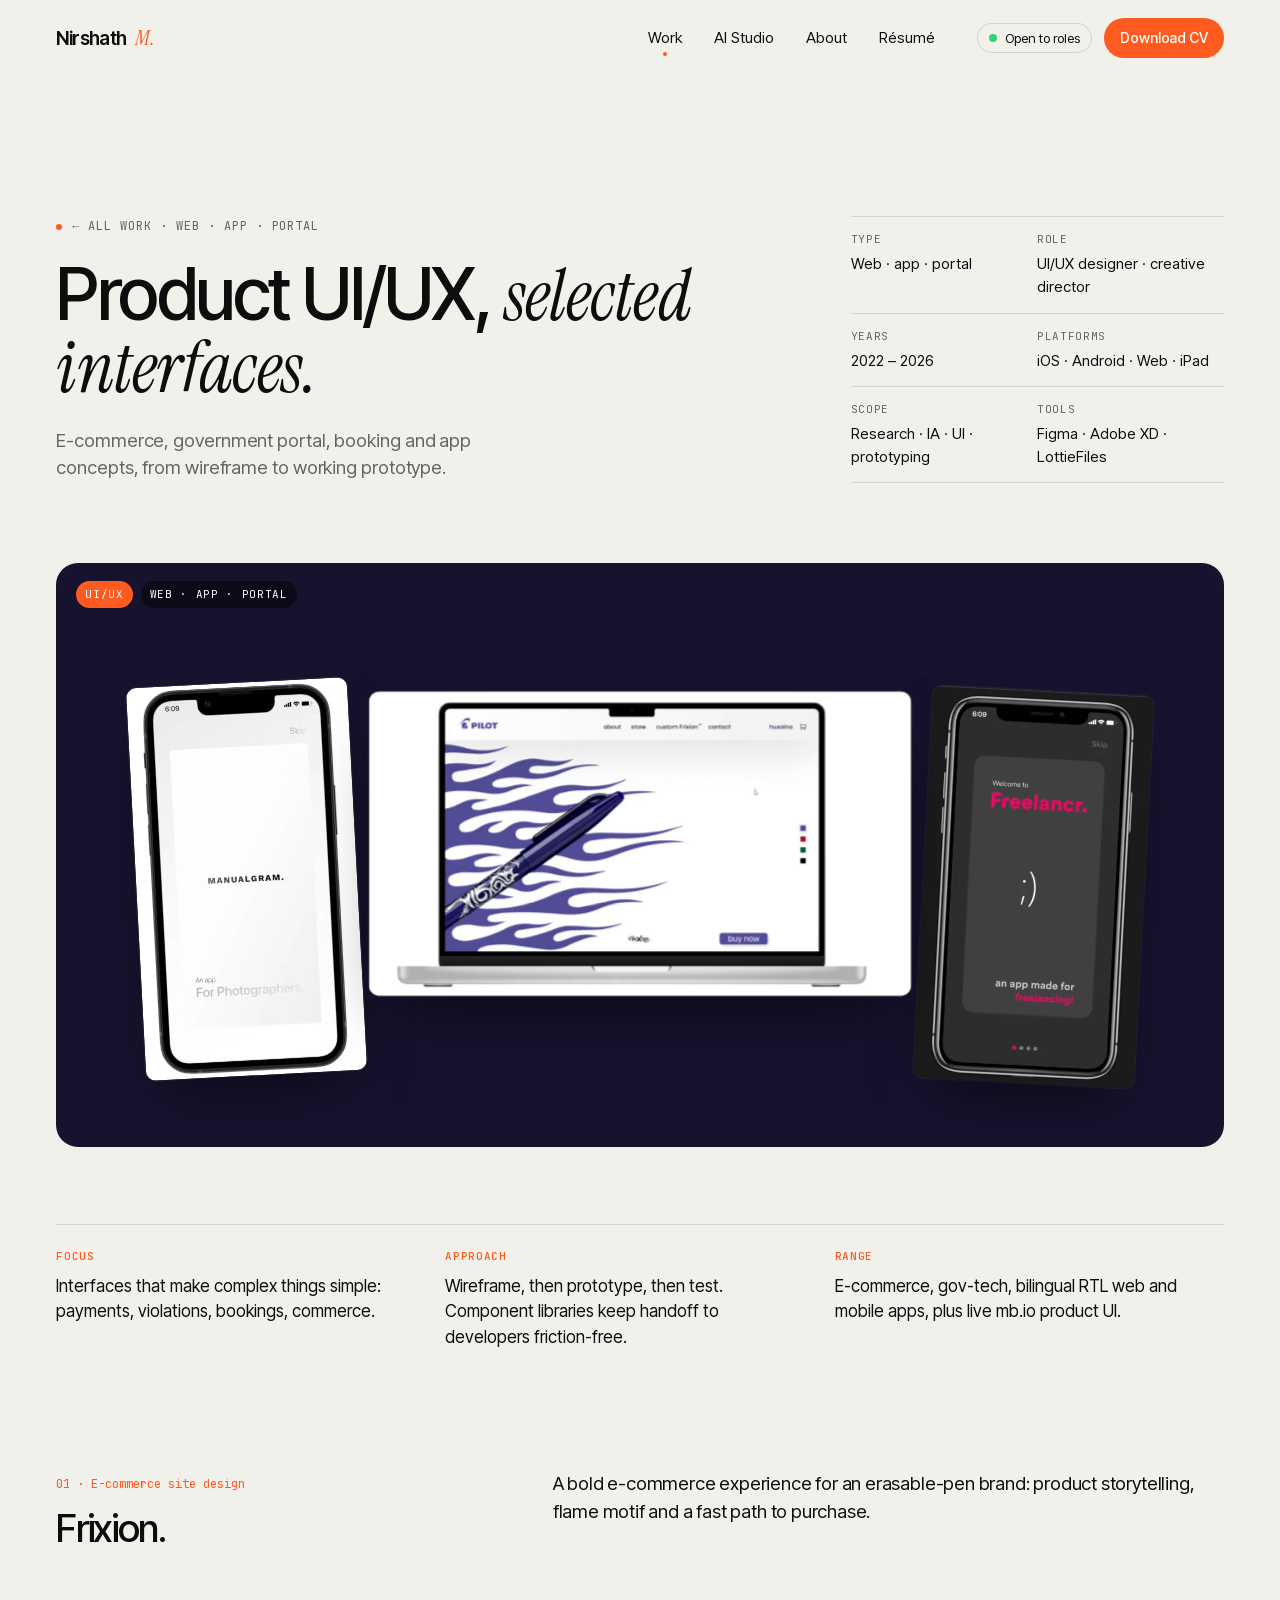
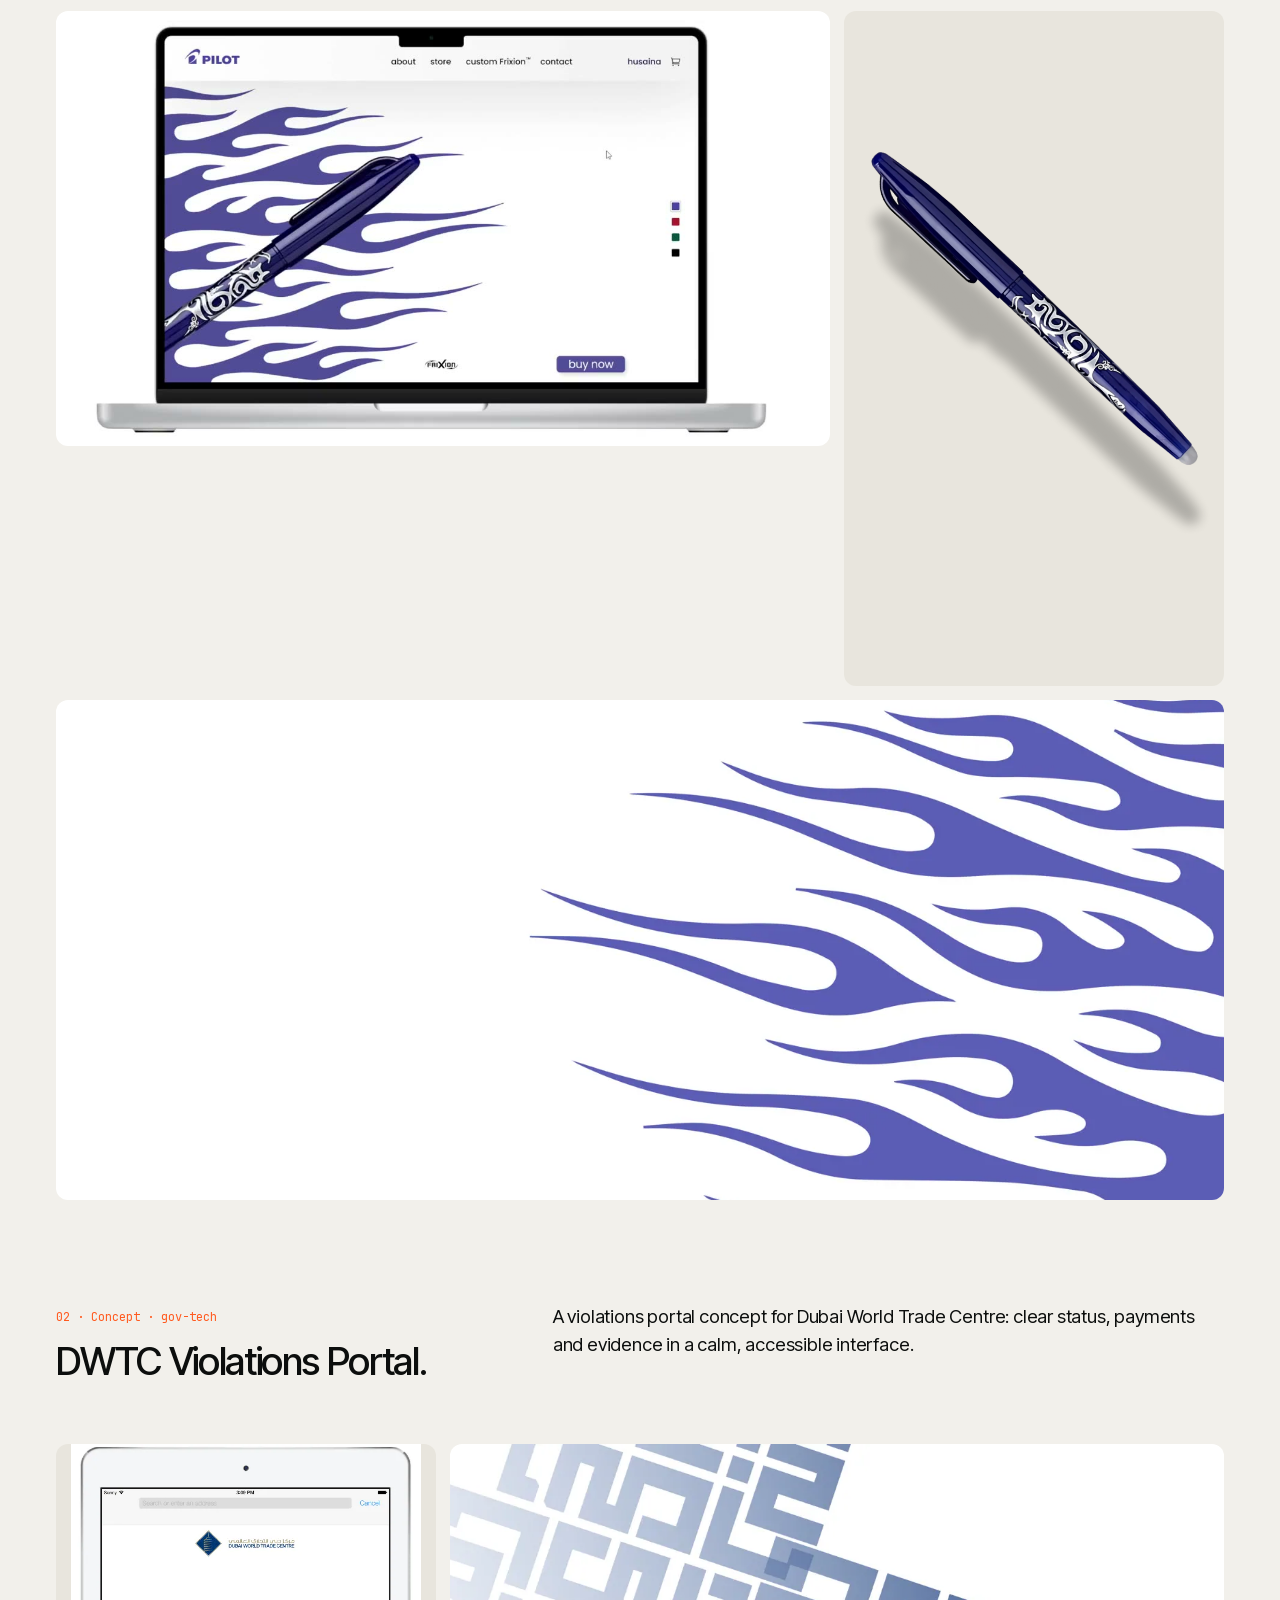
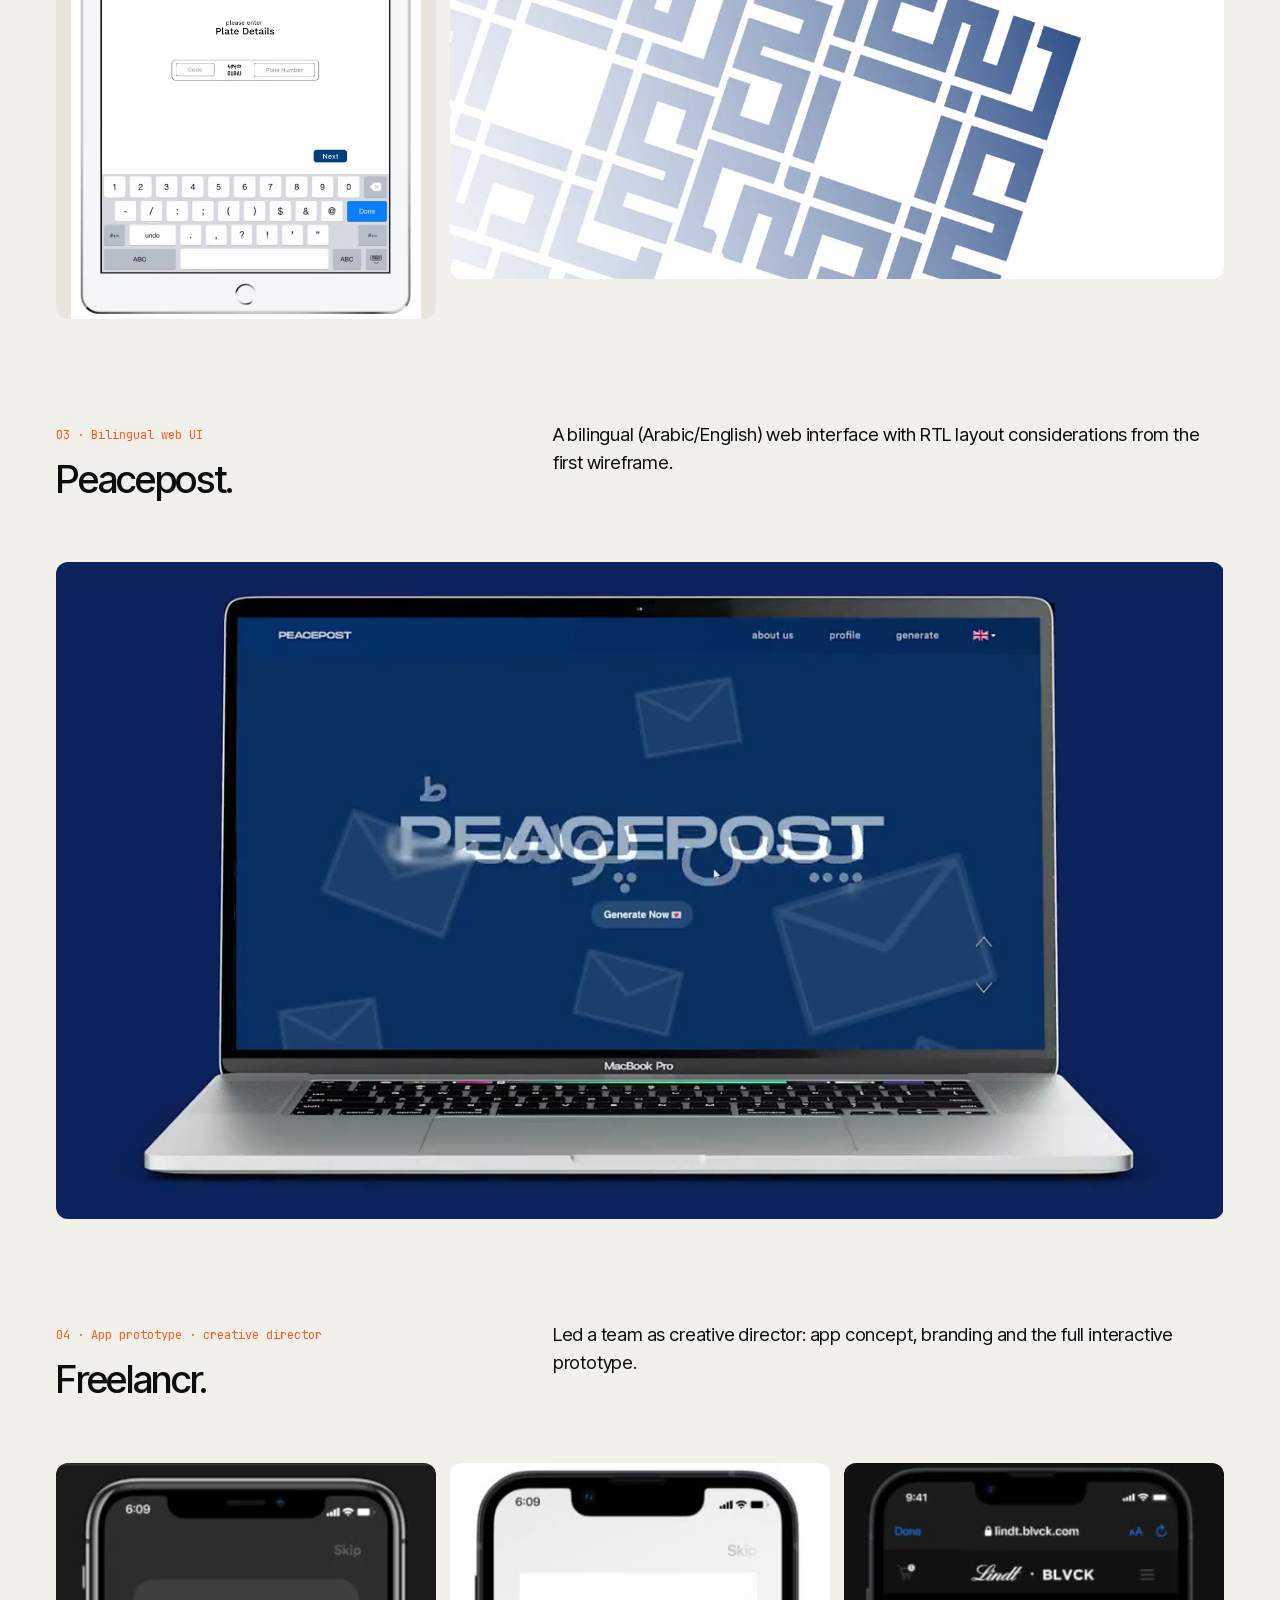
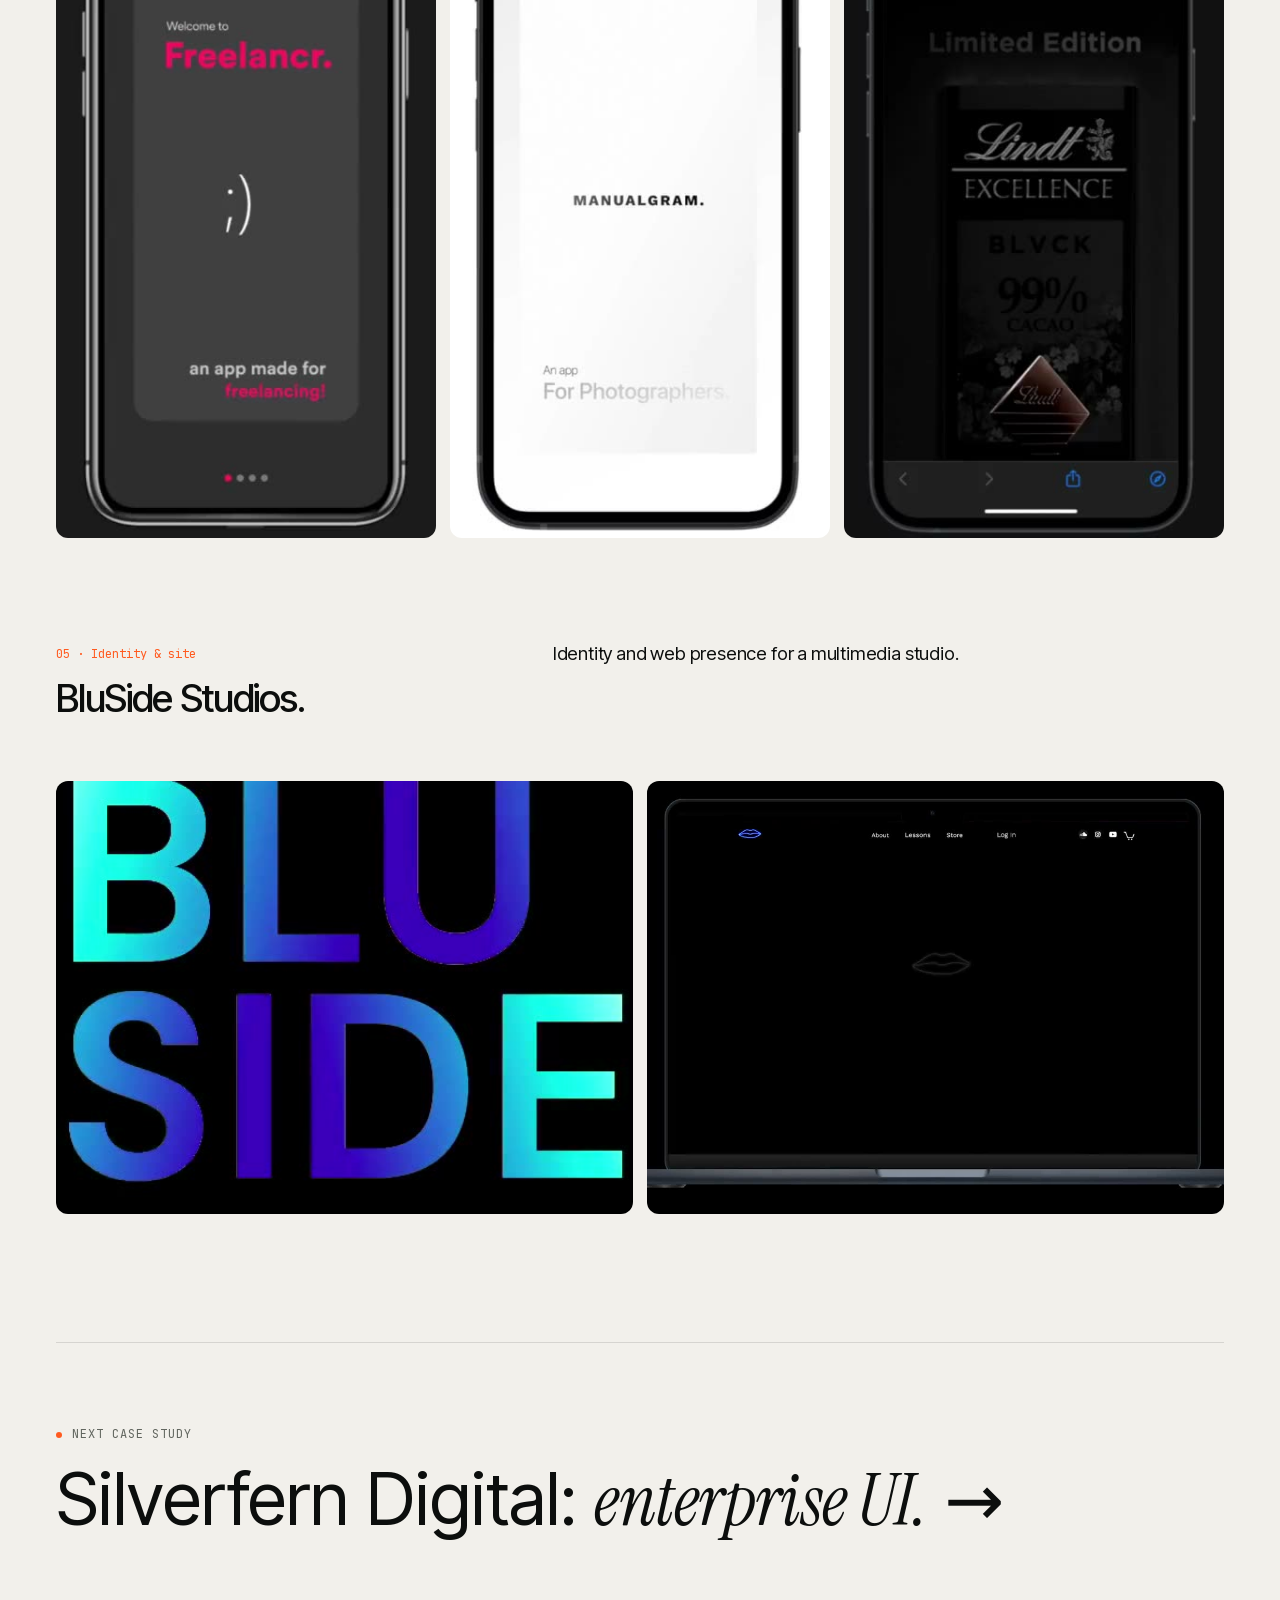
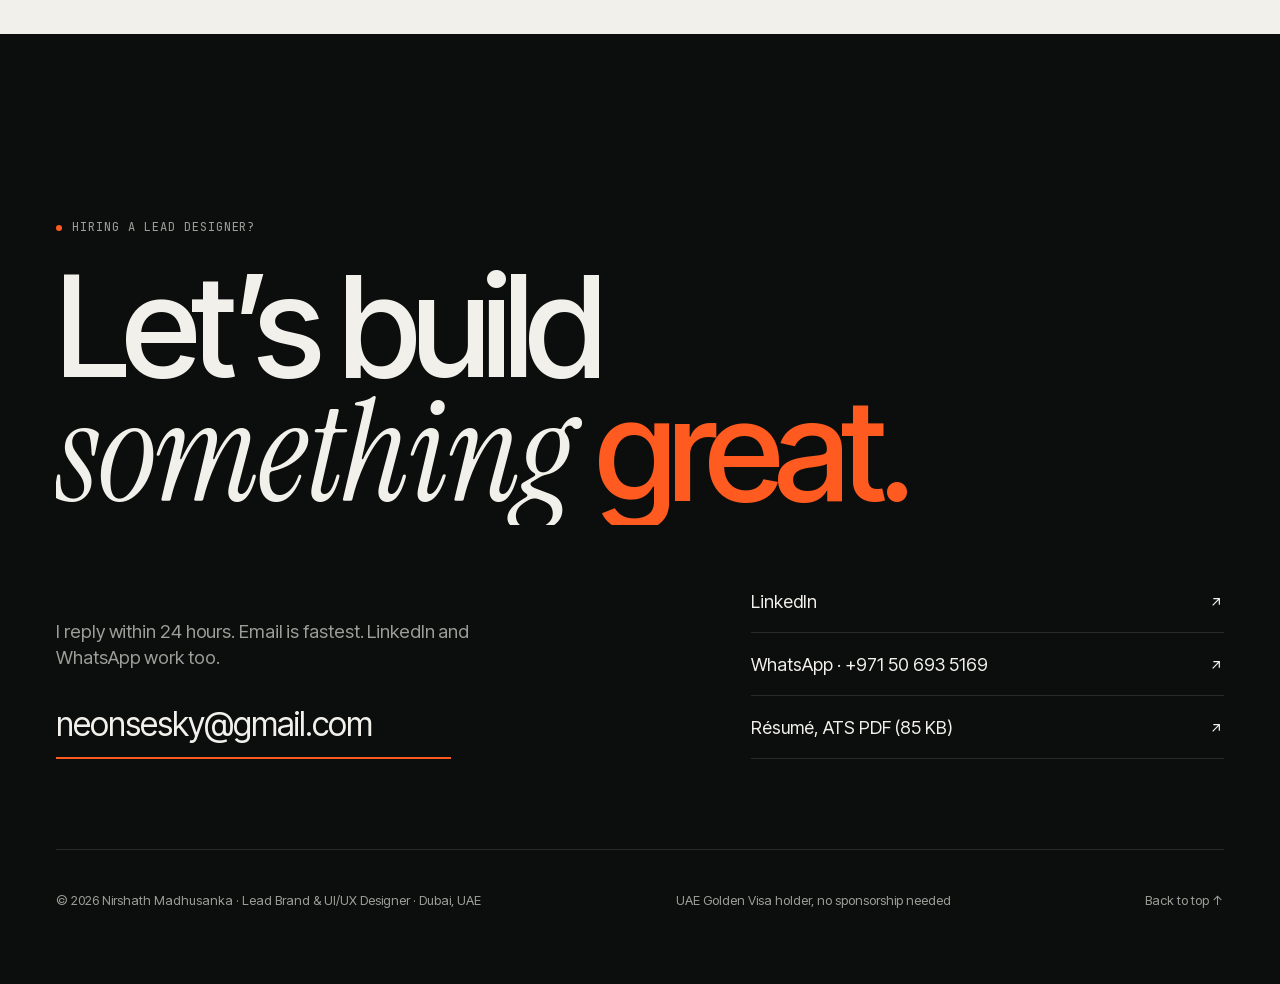
<file: work/product-ui.html>
<!doctype html>
<html lang="en">
<head>
<meta charset="utf-8">
<meta name="viewport" content="width=device-width,initial-scale=1,viewport-fit=cover">
<title>Product UI/UX · Nirshath Madhusanka</title>
<meta name="description" content="E-commerce, government portal, booking and app concepts, from wireframe to working prototype.">
<meta name="theme-color" content="#0C0E0D">
<meta property="og:type" content="website">
<meta property="og:title" content="Product UI/UX · Nirshath Madhusanka">
<meta property="og:description" content="E-commerce, government portal, booking and app concepts, from wireframe to working prototype.">
<meta property="og:image" content="../assets/og.jpg">
<meta name="twitter:card" content="summary_large_image">
<link rel="icon" href="../assets/favicon.svg" type="image/svg+xml">
<link rel="preload" href="../assets/fonts/InterTight-500-normal.woff2" as="font" type="font/woff2" crossorigin>
<link rel="stylesheet" href="../assets/css/site.css">
<script type="application/ld+json">{"@context": "https://schema.org", "@type": "Person", "name": "Nirshath Madhusanka", "jobTitle": "Lead Brand & UI/UX Designer", "worksFor": {"@type": "Organization", "name": "MultiBank Group (mb.io)"}, "address": {"@type": "PostalAddress", "addressLocality": "Dubai", "addressCountry": "AE"}, "email": "neonsesky@gmail.com", "sameAs": ["https://www.linkedin.com/in/nirshath/"]}</script>
</head>
<body>
<a class="sr-only" href="#main">Skip to content</a>
<header class="nav">
  <div class="wrap nav__in">
    <a class="nav__logo" href="../index.html" aria-label="Nirshath Madhusanka, home">Nirshath<span class="serif">M.</span></a>
    <nav class="nav__links" aria-label="Primary"><a href="../work.html" aria-current=page>Work</a><a href="../ai.html">AI Studio</a><a href="../about.html">About</a><a href="../resume.html">Résumé</a></nav>
    <div class="nav__cta">
      <span class="pill nav__status"><i class="dot"></i>Open to roles</span>
      <a class="btn btn--accent btn--sm" href="../assets/files/Nirshath-Madhusanka-CV-ATS.pdf" download>Download CV</a>
      <button class="nav__burger" aria-label="Menu" aria-expanded="false"><span></span></button>
    </div>
  </div>
</header>
<div class="menu" aria-label="Menu">
  <a class="big" href="../index.html">Home</a><a class="big" href="../work.html">Work</a><a class="big" href="../ai.html">AI Studio</a><a class="big" href="../about.html">About</a><a class="big" href="../resume.html">Résumé</a>
  <div class="row"><a class="btn btn--accent" href="../assets/files/Nirshath-Madhusanka-CV-ATS.pdf" download>Download CV</a><button class="btn btn--line" data-copy>Copy email</button></div>
</div>
<main id="main">

<article class="cs" style="padding-bottom:20px">
<section class="cs-hero">
  <div class="wrap">
    <div class="cs-hero__top">
      <div class="l"><a class="eyebrow rv" href="../work.html">← All work · Web · App · Portal</a><h1 class="h1 split" style="margin-top:22px"><span class="ln"><span>Product UI/UX, <span class="serif">selected interfaces.</span></span></span></h1><p class="lead rv rv-d2" style="margin-top:24px">E-commerce, government portal, booking and app concepts, from wireframe to working prototype.</p></div>
      <dl class="r meta rv rv-d3"><div><dt>Type</dt><dd>Web · app · portal</dd></div><div><dt>Role</dt><dd>UI/UX designer · creative director</dd></div><div><dt>Years</dt><dd>2022 – 2026</dd></div><div><dt>Platforms</dt><dd>iOS · Android · Web · iPad</dd></div><div><dt>Scope</dt><dd>Research · IA · UI · prototyping</dd></div><div><dt>Tools</dt><dd>Figma · Adobe XD · LottieFiles</dd></div></dl>
    </div>
    <div class="cs-cover rv" style="--bg:#17132E" data-hover><div class="case__client"><span class="tag hot">UI/UX</span><span class="tag">Web · App · Portal</span></div><div class="collage"><div class="c-916"><video data-src="../assets/v/a874cc.mp4" poster="../assets/v/a874cc.jpg" muted loop playsinline preload="none" aria-label=""></video></div><div class="c-169" style="width:50%"><video data-src="../assets/v/4e077a.mp4" poster="../assets/v/4e077a.jpg" muted loop playsinline preload="none" aria-label=""></video></div><div class="c-916"><video data-src="../assets/v/38a7a1.mp4" poster="../assets/v/38a7a1.jpg" muted loop playsinline preload="none" aria-label=""></video></div></div></div>
    <div class="tldr rv"><div><h4>Focus</h4><p>Interfaces that make complex things simple: payments, violations, bookings, commerce.</p></div><div><h4>Approach</h4><p>Wireframe, then prototype, then test. Component libraries keep handoff to developers friction-free.</p></div><div><h4>Range</h4><p>E-commerce, gov-tech, bilingual RTL web and mobile apps, plus live mb.io product UI.</p></div></div>
  </div>
</section>
<div class="wrap"><div class="cs-block"><div class="l"><span class="num">01 · E-commerce site design</span><h2 class="split"><span class="ln"><span>Frixion.</span></span></h2></div>
<div class="r rv"><p>A bold e-commerce experience for an erasable-pen brand: product storytelling, flame motif and a fast path to purchase.</p></div></div><div class="gallery" data-lb-group><figure class="g4 a169  rv" data-lb data-video="../assets/v/4e077a.mp4" data-cap="Frixion site walkthrough" data-cursor="Play"><video data-src="../assets/v/4e077a.mp4" poster="../assets/v/4e077a.jpg" muted loop playsinline preload="none" data-autoplay aria-label=""></video></figure><figure class="g2 a916 contain rv" data-lb data-cap="Product hero" data-cursor="View"><img src="../assets/img/02ae95_72b4eb451455430687e8d57238ad7cde.webp" alt="Product hero" width="1470" height="1600" loading=lazy decoding=async></figure><figure class="g6 a219  rv" data-lb data-cap="Frixion art direction" data-cursor="View"><img src="../assets/img/02ae95_65f3db0c5b63419eaa33dc0dabbc03a0.webp" alt="Frixion art direction" width="1600" height="788" loading=lazy decoding=async></figure></div><div class="cs-block"><div class="l"><span class="num">02 · Concept · gov-tech</span><h2 class="split"><span class="ln"><span>DWTC Violations Portal.</span></span></h2></div>
<div class="r rv"><p>A violations portal concept for Dubai World Trade Centre: clear status, payments and evidence in a calm, accessible interface.</p></div></div><div class="gallery" data-lb-group><figure class="g2 a45 contain rv" data-lb data-cap="iPad portal" data-cursor="View"><img src="../assets/img/02ae95_73a4bc84950e4594a365c301d483e206.webp" alt="iPad portal" width="655" height="888" loading=lazy decoding=async></figure><figure class="g4 a169  rv" data-lb data-cap="DWTC portal art direction" data-cursor="View"><img src="../assets/img/02ae95_923480321a9244dba4beb4be63f686e8.webp" alt="DWTC portal art direction" width="1600" height="636" loading=lazy decoding=async></figure></div><div class="cs-block"><div class="l"><span class="num">03 · Bilingual web UI</span><h2 class="split"><span class="ln"><span>Peacepost.</span></span></h2></div>
<div class="r rv"><p>A bilingual (Arabic/English) web interface with RTL layout considerations from the first wireframe.</p></div></div><div class="gallery" data-lb-group><figure class="g6 a169  rv" data-lb data-video="../assets/v/0c16e3.mp4" data-cap="Peacepost web UI" data-cursor="Play"><video data-src="../assets/v/0c16e3.mp4" poster="../assets/v/0c16e3.jpg" muted loop playsinline preload="none" data-autoplay aria-label=""></video></figure></div><div class="cs-block"><div class="l"><span class="num">04 · App prototype · creative director</span><h2 class="split"><span class="ln"><span>Freelancr.</span></span></h2></div>
<div class="r rv"><p>Led a team as creative director: app concept, branding and the full interactive prototype.</p></div></div><div class="gallery" data-lb-group><figure class="g2 a916  rv" data-lb data-video="../assets/v/38a7a1.mp4" data-cap="Freelancr prototype" data-cursor="Play"><video data-src="../assets/v/38a7a1.mp4" poster="../assets/v/38a7a1.jpg" muted loop playsinline preload="none" data-autoplay aria-label=""></video></figure><figure class="g2 a916  rv" data-lb data-video="../assets/v/a874cc.mp4" data-cap="Manualgram app" data-cursor="Play"><video data-src="../assets/v/a874cc.mp4" poster="../assets/v/a874cc.jpg" muted loop playsinline preload="none" data-autoplay aria-label=""></video></figure><figure class="g2 a916  rv" data-lb data-video="../assets/v/d510ca.mp4" data-cap="Lindt × Blvck concept" data-cursor="Play"><video data-src="../assets/v/d510ca.mp4" poster="../assets/v/d510ca.jpg" muted loop playsinline preload="none" data-autoplay aria-label=""></video></figure></div><div class="cs-block"><div class="l"><span class="num">05 · Identity & site</span><h2 class="split"><span class="ln"><span>BluSide Studios.</span></span></h2></div>
<div class="r rv"><p>Identity and web presence for a multimedia studio.</p></div></div><div class="gallery" data-lb-group><figure class="g3 a43  rv" data-lb data-video="../assets/v/731904.mp4" data-cap="BluSide identity motion" data-cursor="Play"><video data-src="../assets/v/731904.mp4" poster="../assets/v/731904.jpg" muted loop playsinline preload="none" data-autoplay aria-label=""></video></figure><figure class="g3 a43  rv" data-lb data-video="../assets/v/2ef26f.mp4" data-cap="BluSide web" data-cursor="Play"><video data-src="../assets/v/2ef26f.mp4" poster="../assets/v/2ef26f.jpg" muted loop playsinline preload="none" data-autoplay aria-label=""></video></figure></div>
  <a class="next" href="silverfern.html" data-cursor="Next">
    <span class="eyebrow">Next case study</span>
    <div class="h1" style="margin-top:20px">Silverfern Digital: <span class="serif">enterprise UI.</span> →</div>
  </a>
</div>
</article>
</main>
<footer class="dark cta" id="contact">
  <div class="wrap">
    <span class="eyebrow rv">Hiring a lead designer?</span>
    <h2 class="split" style="margin-top:28px"><span class="ln"><span>Let’s build</span></span><span class="ln"><span><span class="serif">something</span> <span class="accent">great.</span></span></span></h2>
    <div class="cta__row">
      <div class="l rv">
        <p class="lead" style="margin-bottom:28px">I reply within 24 hours. Email is fastest. LinkedIn and WhatsApp work too.</p>
        <button class="email-big" data-copy data-cursor="Copy">neonsesky@gmail.com <span class="copied">Copied ✓</span></button>
      </div>
      <div class="r rv rv-d1">
        <a href="https://www.linkedin.com/in/nirshath/" target="_blank" rel="noopener">LinkedIn <svg width="16" height="16" viewBox="0 0 24 24" fill="none" stroke="currentColor" stroke-width="1.8" aria-hidden="true"><path d="M7 17 17 7M8 7h9v9"/></svg></a>
        <a href="https://wa.link/bkvb9r" target="_blank" rel="noopener">WhatsApp · +971 50 693 5169 <svg width="16" height="16" viewBox="0 0 24 24" fill="none" stroke="currentColor" stroke-width="1.8" aria-hidden="true"><path d="M7 17 17 7M8 7h9v9"/></svg></a>
        <a href="../assets/files/Nirshath-Madhusanka-CV-ATS.pdf" download>Résumé, ATS PDF (85 KB) <svg width="16" height="16" viewBox="0 0 24 24" fill="none" stroke="currentColor" stroke-width="1.8" aria-hidden="true"><path d="M7 17 17 7M8 7h9v9"/></svg></a>
      </div>
    </div>
    <div class="foot">
      <span>© <span data-year>2026</span> Nirshath Madhusanka · Lead Brand &amp; UI/UX Designer · Dubai, UAE</span>
      <span>UAE Golden Visa holder, no sponsorship needed</span>
      <a href="#main">Back to top ↑</a>
    </div>
  </div>
</footer>
<div class="mbar"><a href="mailto:neonsesky@gmail.com">Email</a><a class="a" href="../assets/files/Nirshath-Madhusanka-CV-ATS.pdf" download>Download CV</a></div>

<script src="../assets/js/site.js" defer></script>
</body>
</html>
</file>
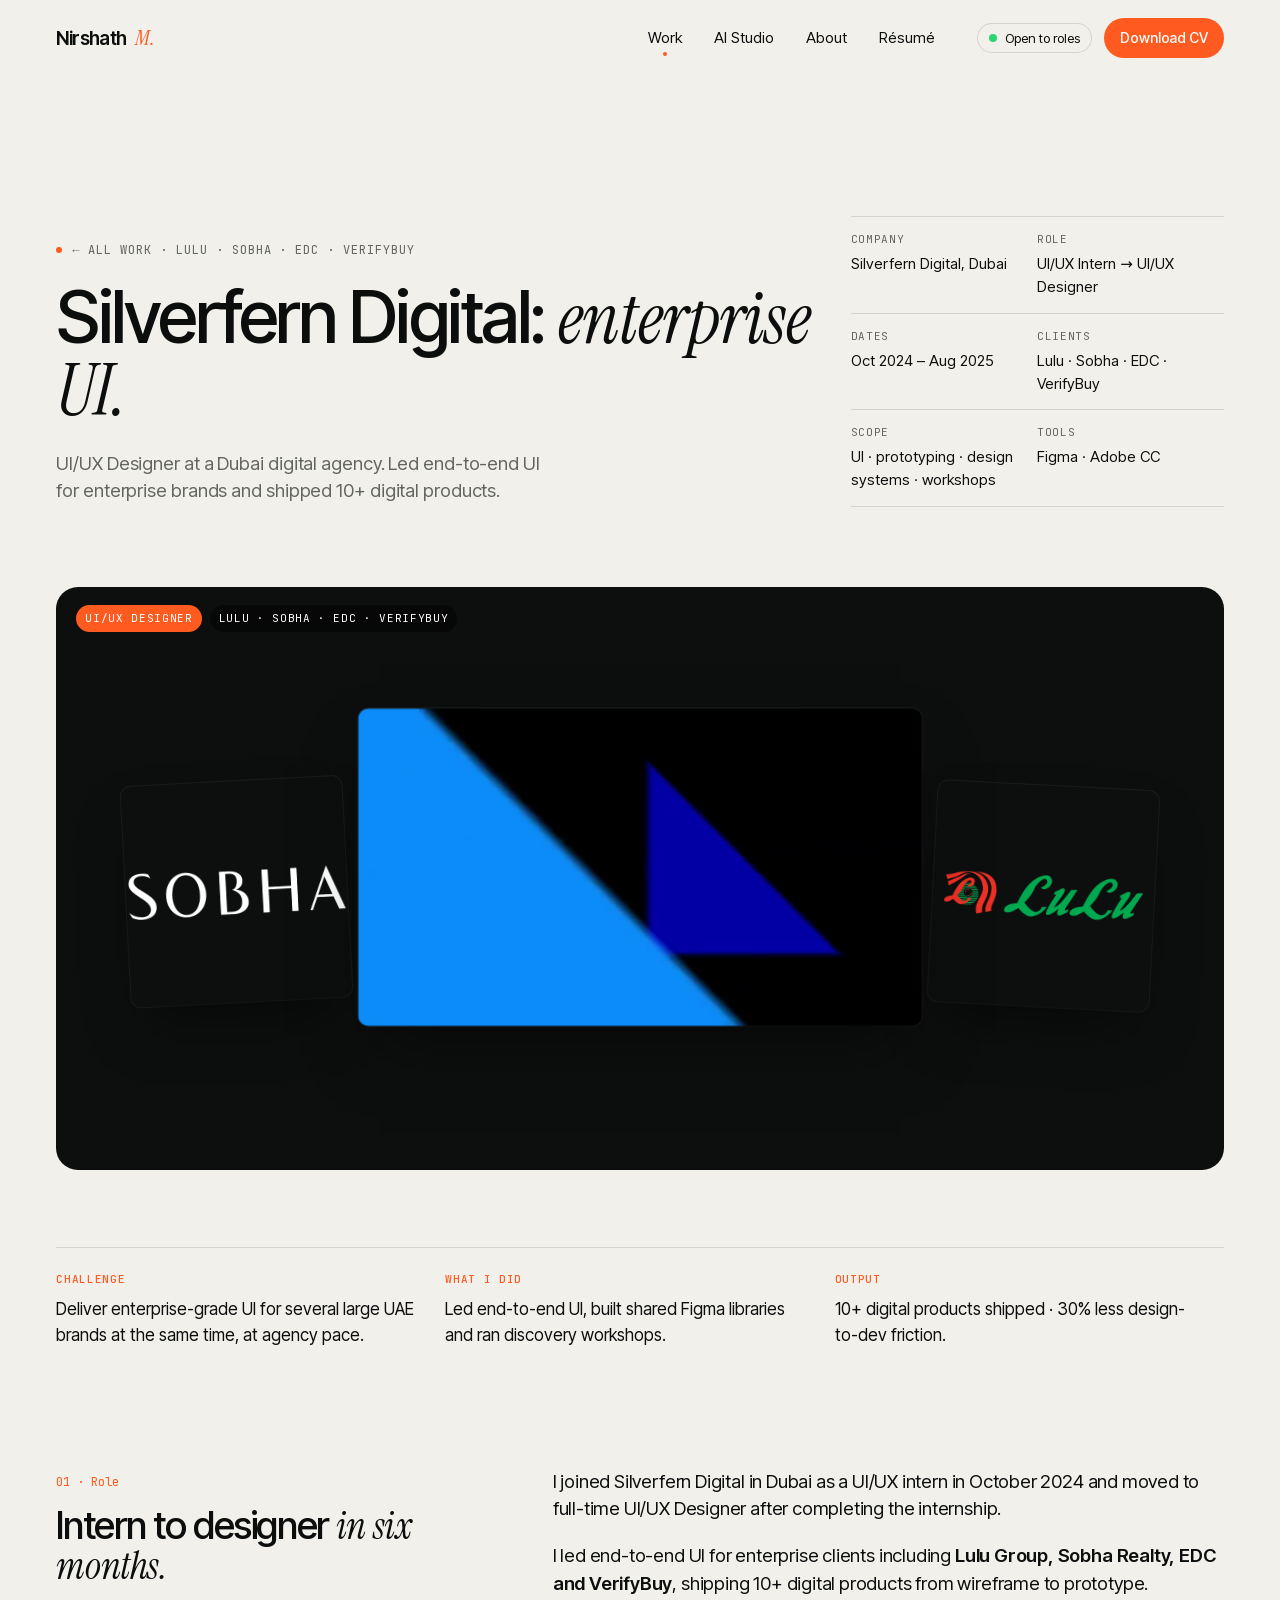
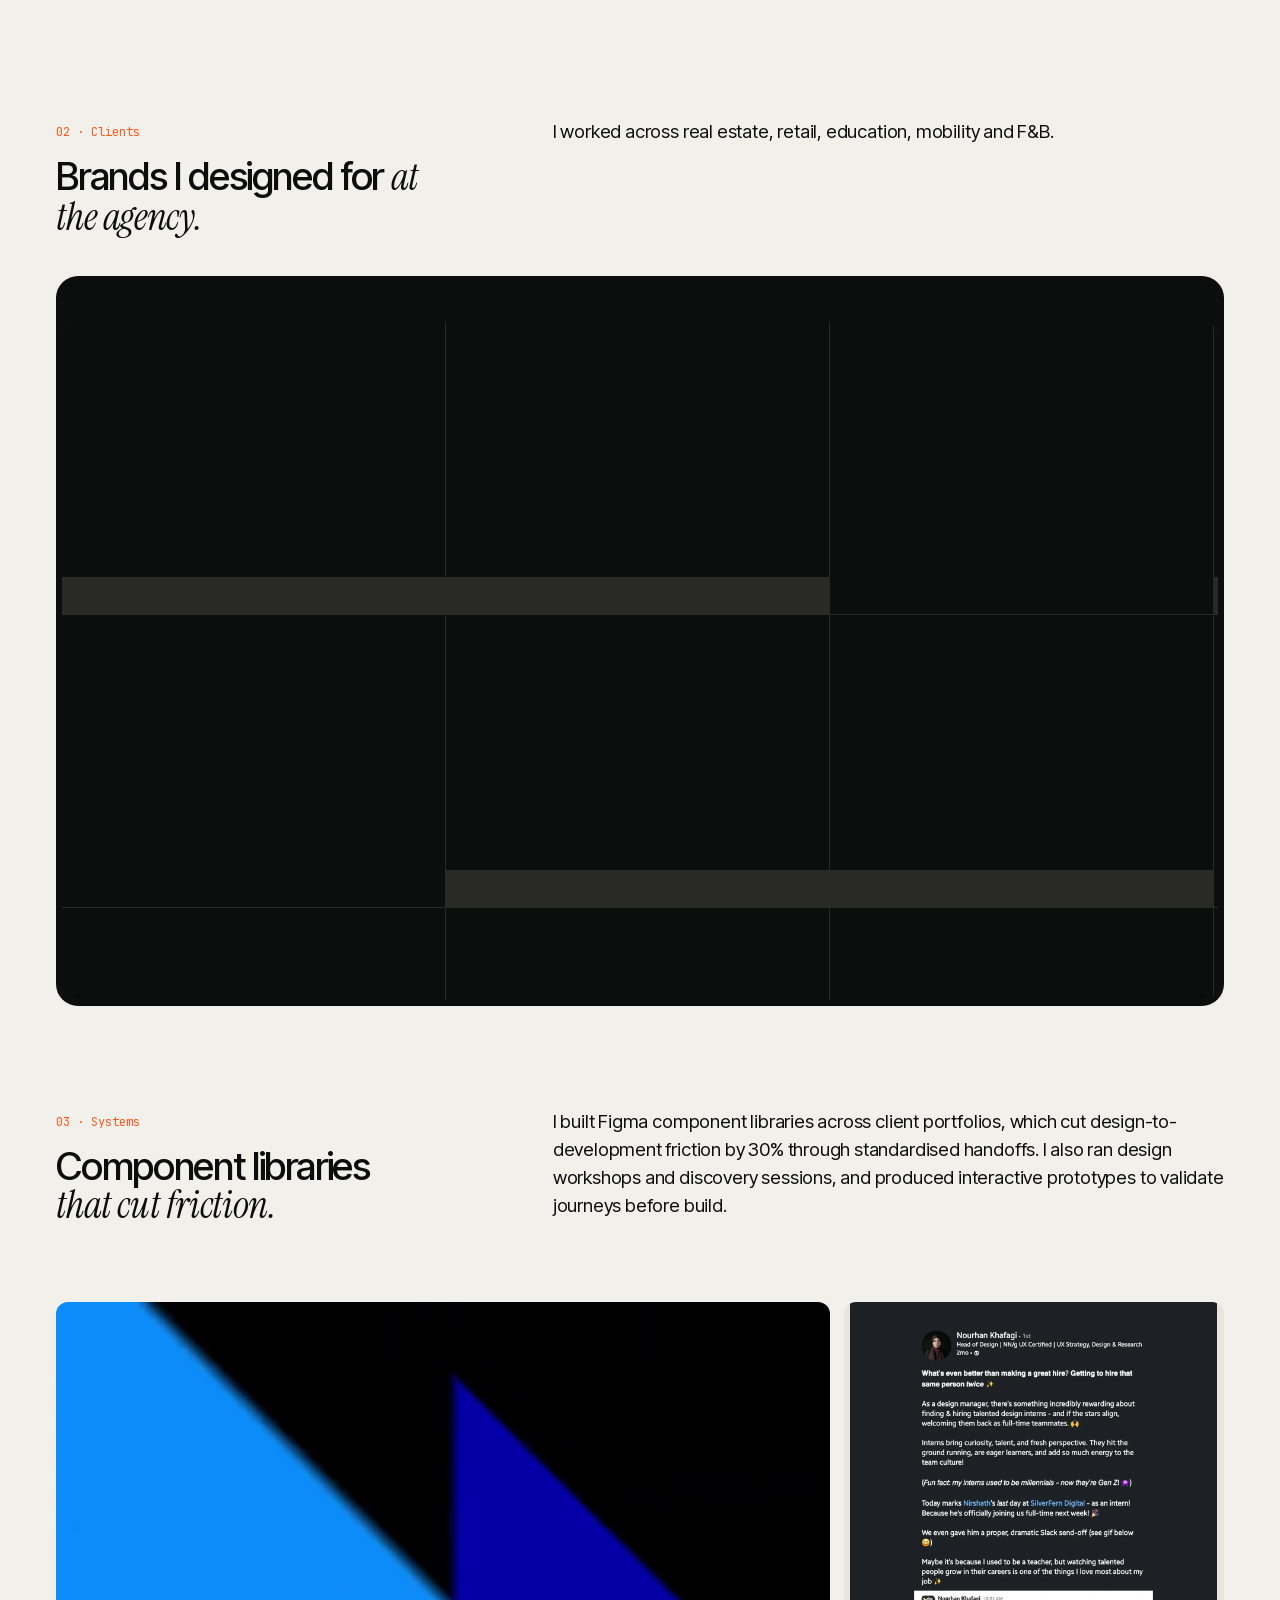
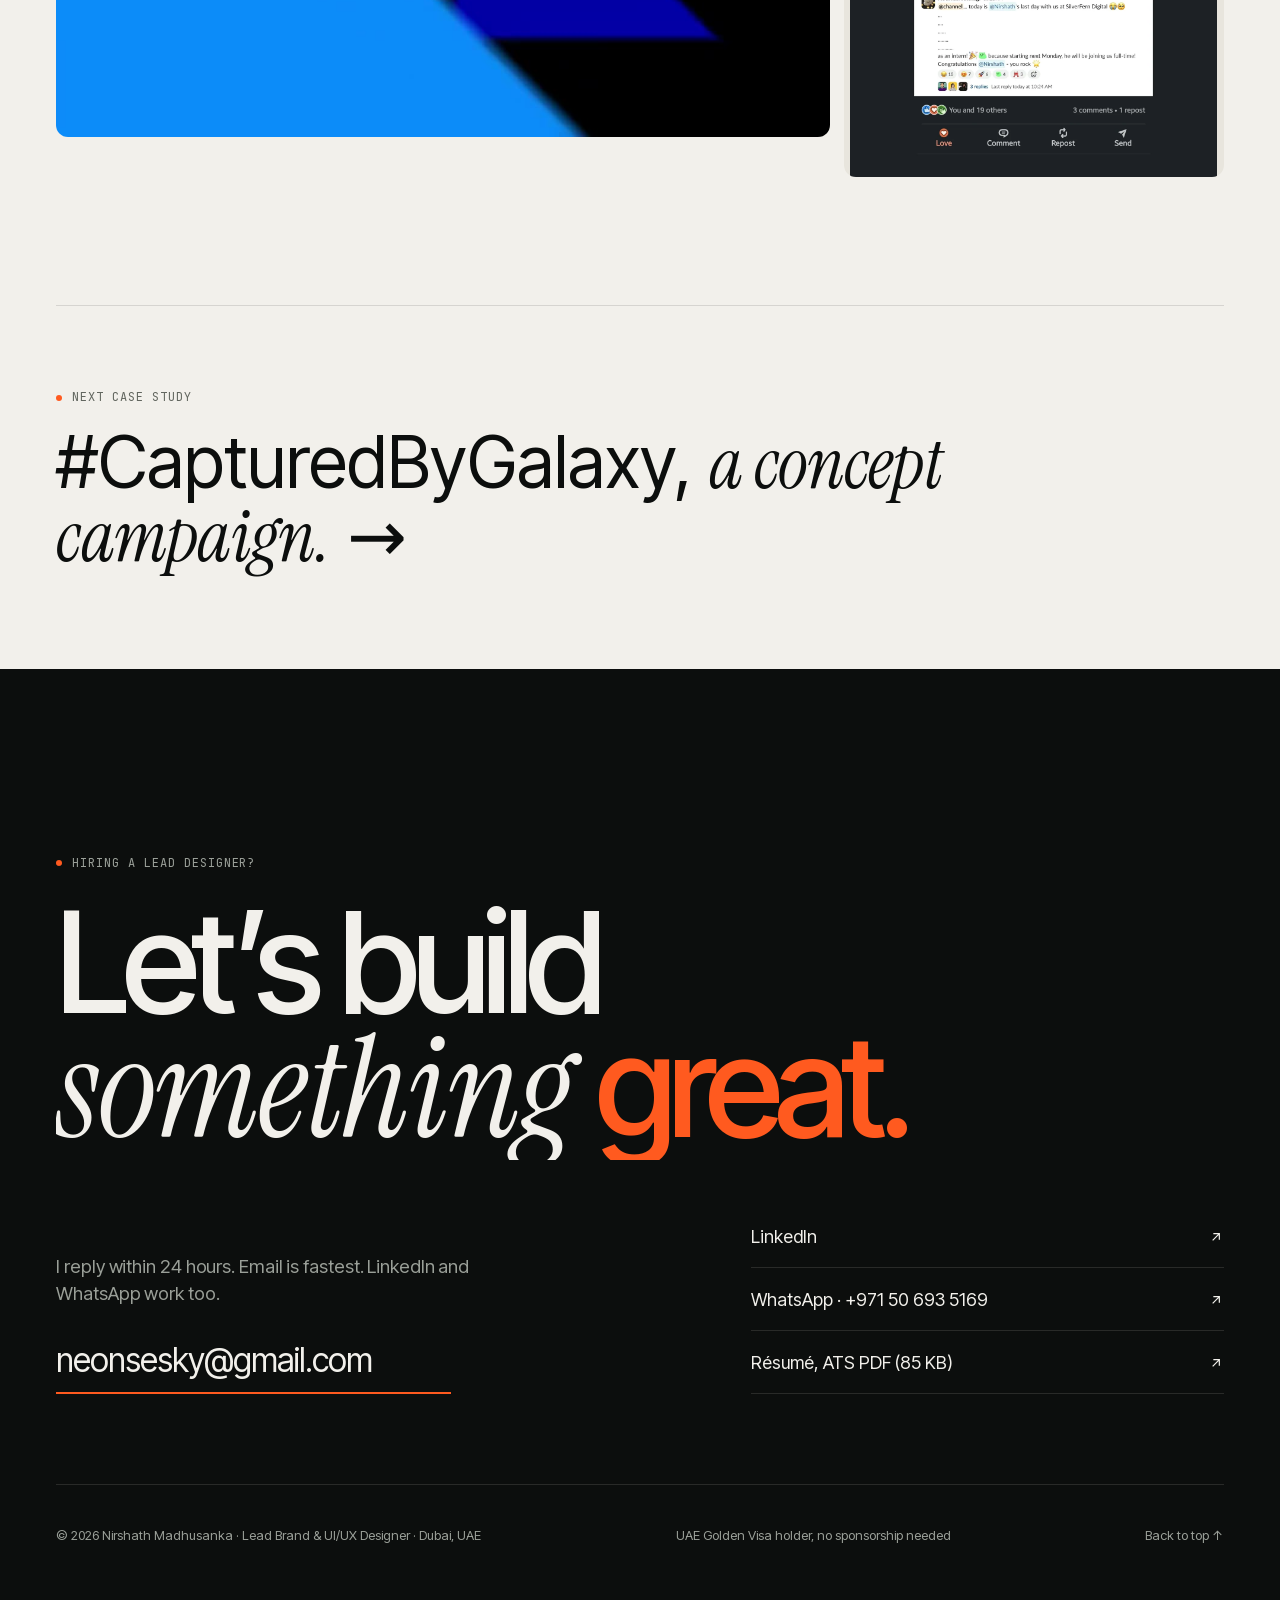
<file: work/silverfern.html>
<!doctype html>
<html lang="en">
<head>
<meta charset="utf-8">
<meta name="viewport" content="width=device-width,initial-scale=1,viewport-fit=cover">
<title>Silverfern Digital: enterprise UI · Nirshath Madhusanka</title>
<meta name="description" content="UI/UX Designer at a Dubai digital agency. Led end-to-end UI for enterprise brands and shipped 10+ digital products.">
<meta name="theme-color" content="#0C0E0D">
<meta property="og:type" content="website">
<meta property="og:title" content="Silverfern Digital: enterprise UI · Nirshath Madhusanka">
<meta property="og:description" content="UI/UX Designer at a Dubai digital agency. Led end-to-end UI for enterprise brands and shipped 10+ digital products.">
<meta property="og:image" content="../assets/og.jpg">
<meta name="twitter:card" content="summary_large_image">
<link rel="icon" href="../assets/favicon.svg" type="image/svg+xml">
<link rel="preload" href="../assets/fonts/InterTight-500-normal.woff2" as="font" type="font/woff2" crossorigin>
<link rel="stylesheet" href="../assets/css/site.css">
<script type="application/ld+json">{"@context": "https://schema.org", "@type": "Person", "name": "Nirshath Madhusanka", "jobTitle": "Lead Brand & UI/UX Designer", "worksFor": {"@type": "Organization", "name": "MultiBank Group (mb.io)"}, "address": {"@type": "PostalAddress", "addressLocality": "Dubai", "addressCountry": "AE"}, "email": "neonsesky@gmail.com", "sameAs": ["https://www.linkedin.com/in/nirshath/"]}</script>
</head>
<body>
<a class="sr-only" href="#main">Skip to content</a>
<header class="nav">
  <div class="wrap nav__in">
    <a class="nav__logo" href="../index.html" aria-label="Nirshath Madhusanka, home">Nirshath<span class="serif">M.</span></a>
    <nav class="nav__links" aria-label="Primary"><a href="../work.html" aria-current=page>Work</a><a href="../ai.html">AI Studio</a><a href="../about.html">About</a><a href="../resume.html">Résumé</a></nav>
    <div class="nav__cta">
      <span class="pill nav__status"><i class="dot"></i>Open to roles</span>
      <a class="btn btn--accent btn--sm" href="../assets/files/Nirshath-Madhusanka-CV-ATS.pdf" download>Download CV</a>
      <button class="nav__burger" aria-label="Menu" aria-expanded="false"><span></span></button>
    </div>
  </div>
</header>
<div class="menu" aria-label="Menu">
  <a class="big" href="../index.html">Home</a><a class="big" href="../work.html">Work</a><a class="big" href="../ai.html">AI Studio</a><a class="big" href="../about.html">About</a><a class="big" href="../resume.html">Résumé</a>
  <div class="row"><a class="btn btn--accent" href="../assets/files/Nirshath-Madhusanka-CV-ATS.pdf" download>Download CV</a><button class="btn btn--line" data-copy>Copy email</button></div>
</div>
<main id="main">

<article class="cs" style="padding-bottom:20px">
<section class="cs-hero">
  <div class="wrap">
    <div class="cs-hero__top">
      <div class="l"><a class="eyebrow rv" href="../work.html">← All work · Lulu · Sobha · EDC · VerifyBuy</a><h1 class="h1 split" style="margin-top:22px"><span class="ln"><span>Silverfern Digital: <span class="serif">enterprise UI.</span></span></span></h1><p class="lead rv rv-d2" style="margin-top:24px">UI/UX Designer at a Dubai digital agency. Led end-to-end UI for enterprise brands and shipped 10+ digital products.</p></div>
      <dl class="r meta rv rv-d3"><div><dt>Company</dt><dd>Silverfern Digital, Dubai</dd></div><div><dt>Role</dt><dd>UI/UX Intern → UI/UX Designer</dd></div><div><dt>Dates</dt><dd>Oct 2024 – Aug 2025</dd></div><div><dt>Clients</dt><dd>Lulu · Sobha · EDC · VerifyBuy</dd></div><div><dt>Scope</dt><dd>UI · prototyping · design systems · workshops</dd></div><div><dt>Tools</dt><dd>Figma · Adobe CC</dd></div></dl>
    </div>
    <div class="cs-cover rv" style="--bg:#0D0F0E" data-hover><div class="case__client"><span class="tag hot">UI/UX Designer</span><span class="tag">Lulu · Sobha · EDC · VerifyBuy</span></div><div class="collage"><div class="c-11"><img src="../assets/img/02ae95_4010c5bc909a46d684e99f497489d6f9.webp" alt="" width="1000" height="1000" loading=lazy decoding=async></div><div class="c-169" style="width:52%"><video data-src="../assets/v/7783bd.mp4" poster="../assets/v/7783bd.jpg" muted loop playsinline preload="none" aria-label=""></video></div><div class="c-11"><img src="../assets/img/02ae95_7f274163da21449ba5a8ff93d33850e5.webp" alt="" width="1000" height="1000" loading=lazy decoding=async></div></div></div>
    <div class="tldr rv"><div><h4>Challenge</h4><p>Deliver enterprise-grade UI for several large UAE brands at the same time, at agency pace.</p></div><div><h4>What I did</h4><p>Led end-to-end UI, built shared Figma libraries and ran discovery workshops.</p></div><div><h4>Output</h4><p>10+ digital products shipped · 30% less design-to-dev friction.</p></div></div>
  </div>
</section>
<div class="wrap"><div class="cs-block"><div class="l"><span class="num">01 · Role</span><h2 class="split"><span class="ln"><span>Intern to designer <span class='serif'>in six months.</span></span></span></h2></div>
<div class="r rv"><p>I joined Silverfern Digital in Dubai as a UI/UX intern in October 2024 and moved to full-time UI/UX Designer after completing the internship.</p><p>I led end-to-end UI for enterprise clients including <b>Lulu Group, Sobha Realty, EDC and VerifyBuy</b>, shipping 10+ digital products from wireframe to prototype.</p></div></div><div class="cs-block"><div class="l"><span class="num">02 · Clients</span><h2 class="split"><span class="ln"><span>Brands I designed for <span class='serif'>at the agency.</span></span></span></h2></div>
<div class="r rv"><p>I worked across real estate, retail, education, mobility and F&amp;B.</p></div></div><div class="dark" style="border-radius:22px;padding:6px;margin-top:40px"><div class="logos"><div><img src="../assets/logo/7f2741.webp" alt="LuLu" loading="lazy"></div><div><img src="../assets/logo/4010c5.webp" alt="Sobha" loading="lazy"></div><div><img src="../assets/logo/4050a1.webp" alt="Sobha One" loading="lazy"></div><div><img src="../assets/logo/e9cc67.webp" alt="Emirates Driving Company" loading="lazy"></div><div><img src="../assets/logo/47871f.webp" alt="VerifyBuy" loading="lazy"></div><div><img src="../assets/logo/a56fe2.webp" alt="Learners Point" loading="lazy"></div><div><img src="../assets/logo/81ee22.webp" alt="Al Noor" loading="lazy"></div><div><img src="../assets/logo/a3f42d.webp" alt="ReCook" loading="lazy"></div><div><img src="../assets/logo/406de4.webp" alt="Stay" loading="lazy"></div><div><img src="../assets/logo/c4f86e.webp" alt="YP Club" loading="lazy"></div><div><img src="../assets/logo/f6f0cf.webp" alt="Growth Partners" loading="lazy"></div><div><img src="../assets/logo/aed3f5.webp" alt="RampUp Sports" loading="lazy"></div><div><img src="../assets/logo/3dca83.webp" alt="Sidefix" loading="lazy"></div><div><img src="../assets/logo/6986ad.webp" alt="MAC" loading="lazy"></div><div><img src="../assets/logo/179d91.webp" alt="Client" loading="lazy"></div></div></div><div class="cs-block"><div class="l"><span class="num">03 · Systems</span><h2 class="split"><span class="ln"><span>Component libraries <span class='serif'>that cut friction.</span></span></span></h2></div>
<div class="r rv"><p>I built Figma component libraries across client portfolios, which cut design-to-development friction by 30% through standardised handoffs. I also ran design workshops and discovery sessions, and produced interactive prototypes to validate journeys before build.</p></div></div><div class="gallery" data-lb-group><figure class="g4 a169  rv" data-lb data-video="../assets/v/7783bd.mp4" data-cap="Agency showreel: work I was part of" data-cursor="Play"><video data-src="../assets/v/7783bd.mp4" poster="../assets/v/7783bd.jpg" muted loop playsinline preload="none" data-autoplay aria-label=""></video></figure><figure class="g2 a45 contain rv" data-lb data-cap="My manager’s LinkedIn post about my work" data-cursor="View"><img src="../assets/img/02ae95_85fd0d793f9d4c869b3fe62ccb33ef4c.webp" alt="My manager’s LinkedIn post about my work" width="1238" height="1600" loading=lazy decoding=async></figure></div>
  <a class="next" href="captured-by-galaxy.html" data-cursor="Next">
    <span class="eyebrow">Next case study</span>
    <div class="h1" style="margin-top:20px">#CapturedByGalaxy, <span class="serif">a concept campaign.</span> →</div>
  </a>
</div>
</article>
</main>
<footer class="dark cta" id="contact">
  <div class="wrap">
    <span class="eyebrow rv">Hiring a lead designer?</span>
    <h2 class="split" style="margin-top:28px"><span class="ln"><span>Let’s build</span></span><span class="ln"><span><span class="serif">something</span> <span class="accent">great.</span></span></span></h2>
    <div class="cta__row">
      <div class="l rv">
        <p class="lead" style="margin-bottom:28px">I reply within 24 hours. Email is fastest. LinkedIn and WhatsApp work too.</p>
        <button class="email-big" data-copy data-cursor="Copy">neonsesky@gmail.com <span class="copied">Copied ✓</span></button>
      </div>
      <div class="r rv rv-d1">
        <a href="https://www.linkedin.com/in/nirshath/" target="_blank" rel="noopener">LinkedIn <svg width="16" height="16" viewBox="0 0 24 24" fill="none" stroke="currentColor" stroke-width="1.8" aria-hidden="true"><path d="M7 17 17 7M8 7h9v9"/></svg></a>
        <a href="https://wa.link/bkvb9r" target="_blank" rel="noopener">WhatsApp · +971 50 693 5169 <svg width="16" height="16" viewBox="0 0 24 24" fill="none" stroke="currentColor" stroke-width="1.8" aria-hidden="true"><path d="M7 17 17 7M8 7h9v9"/></svg></a>
        <a href="../assets/files/Nirshath-Madhusanka-CV-ATS.pdf" download>Résumé, ATS PDF (85 KB) <svg width="16" height="16" viewBox="0 0 24 24" fill="none" stroke="currentColor" stroke-width="1.8" aria-hidden="true"><path d="M7 17 17 7M8 7h9v9"/></svg></a>
      </div>
    </div>
    <div class="foot">
      <span>© <span data-year>2026</span> Nirshath Madhusanka · Lead Brand &amp; UI/UX Designer · Dubai, UAE</span>
      <span>UAE Golden Visa holder, no sponsorship needed</span>
      <a href="#main">Back to top ↑</a>
    </div>
  </div>
</footer>
<div class="mbar"><a href="mailto:neonsesky@gmail.com">Email</a><a class="a" href="../assets/files/Nirshath-Madhusanka-CV-ATS.pdf" download>Download CV</a></div>

<script src="../assets/js/site.js" defer></script>
</body>
</html>
</file>
<file: assets/css/site.css>
@import url("../fonts/fonts.css");

/* ============================================================
   Nirshath Madhusanka: design tokens
   ============================================================ */
:root{
  --paper:#F2F0EB;
  --paper-2:#E8E5DD;
  --paper-3:#DCD8CE;
  --ink:#0C0E0D;
  --ink-2:#141716;
  --ink-3:#1E2220;
  --ink-4:#2C312E;
  --line:rgba(12,14,13,.12);
  --line-d:rgba(242,240,235,.12);
  --muted:#62665F;
  --muted-d:#9A9F98;
  --accent:#FF5A1F;
  --accent-2:#FF7A45;
  --navy:#0A1430;

  --f-sans:"Inter Tight", ui-sans-serif, system-ui, -apple-system, "Segoe UI", sans-serif;
  --f-serif:"Instrument Serif", ui-serif, Georgia, serif;
  --f-mono:"JetBrains Mono", ui-monospace, SFMono-Regular, Menlo, monospace;

  --pad:clamp(20px,4.4vw,64px);
  --max:1440px;
  --r:14px;
  --r-lg:22px;
  --ease:cubic-bezier(.22,1,.36,1);
  --ease-io:cubic-bezier(.65,0,.35,1);

  --fs-display:clamp(44px,7.4vw,118px);
  --fs-h1:clamp(40px,5.6vw,84px);
  --fs-h2:clamp(32px,4vw,60px);
  --fs-h3:clamp(22px,2vw,30px);
  --fs-body:clamp(16px,1.12vw,18px);
  --fs-lead:clamp(18px,1.45vw,22px);
}

*,*::before,*::after{box-sizing:border-box}
html{-webkit-text-size-adjust:100%;scroll-behavior:smooth}
@media (prefers-reduced-motion:reduce){html{scroll-behavior:auto}}
body{margin:0;background:var(--paper);color:var(--ink);font-family:var(--f-sans);font-size:var(--fs-body);line-height:1.55;font-weight:400;-webkit-font-smoothing:antialiased;text-rendering:optimizeLegibility;overflow-x:hidden}
img,video{display:block;max-width:100%}
a{color:inherit;text-decoration:none}
button{font:inherit;color:inherit;background:none;border:0;cursor:pointer;padding:0}
::selection{background:var(--accent);color:#fff}
:focus-visible{outline:2px solid var(--accent);outline-offset:3px;border-radius:6px}
.sr-only{position:absolute;width:1px;height:1px;overflow:hidden;clip:rect(0 0 0 0);white-space:nowrap}

@view-transition{navigation:auto}
::view-transition-old(root){animation:vt-out .35s var(--ease-io) both}
::view-transition-new(root){animation:vt-in .5s var(--ease) both}
@keyframes vt-out{to{opacity:0;transform:translateY(-12px)}}
@keyframes vt-in{from{opacity:0;transform:translateY(18px)}}

.wrap{width:100%;max-width:var(--max);margin:0 auto;padding:0 var(--pad)}
.dark{background:var(--ink);color:var(--paper)}
.dark .muted,.dark .lead{color:var(--muted-d)}
.muted{color:var(--muted)}
.serif{font-family:var(--f-serif);font-style:italic;font-weight:400;letter-spacing:-.01em}
.mono{font-family:var(--f-mono);font-size:12px;letter-spacing:.06em;text-transform:uppercase}
.accent{color:var(--accent)}

/* ---------- Type ---------- */
h1,h2,h3,h4{margin:0;font-weight:500;letter-spacing:-.035em;line-height:1}
.display{font-size:var(--fs-display);line-height:.95;letter-spacing:-.045em}
.h1{font-size:var(--fs-h1);line-height:.98}
.h2{font-size:var(--fs-h2);line-height:1.02}
.h3{font-size:var(--fs-h3);line-height:1.12;letter-spacing:-.02em}
.lead{font-size:var(--fs-lead);line-height:1.45;color:var(--muted);max-width:44ch;letter-spacing:-.005em}
p{margin:0 0 1em}
.eyebrow{display:inline-flex;align-items:center;gap:10px;font-family:var(--f-mono);font-size:12px;letter-spacing:.08em;text-transform:uppercase;color:var(--muted)}
.dark .eyebrow{color:var(--muted-d)}
.eyebrow::before{content:"";width:6px;height:6px;border-radius:50%;background:var(--accent)}

/* ---------- Buttons ---------- */
.btn{--bg:var(--ink);--fg:var(--paper);display:inline-flex;align-items:center;gap:10px;height:52px;padding:0 24px;border-radius:999px;background:var(--bg);color:var(--fg);font-weight:500;font-size:16px;letter-spacing:-.01em;transition:transform .4s var(--ease),background .3s,color .3s,box-shadow .3s;white-space:nowrap;position:relative;isolation:isolate}
.btn .arr{display:inline-block;transition:transform .4s var(--ease)}
.btn:hover .arr{transform:translateX(4px)}
.btn--accent{--bg:var(--accent);--fg:#fff}
.btn--accent:hover{--bg:var(--accent-2)}
.btn--line{--bg:transparent;--fg:currentColor;box-shadow:inset 0 0 0 1px currentColor}
.btn--line:hover{--bg:var(--ink);--fg:var(--paper);box-shadow:inset 0 0 0 1px var(--ink)}
.dark .btn--line:hover{--bg:var(--paper);--fg:var(--ink);box-shadow:inset 0 0 0 1px var(--paper)}
.btn--ghost{--bg:transparent;--fg:currentColor;padding:0 6px;height:auto}
.btn--ghost:hover{color:var(--accent)}
.btn--sm{height:40px;padding:0 16px;font-size:14px}
.pill{display:inline-flex;align-items:center;gap:8px;height:30px;padding:0 12px;border-radius:999px;font-size:13px;box-shadow:inset 0 0 0 1px var(--line);white-space:nowrap}
.dark .pill{box-shadow:inset 0 0 0 1px var(--line-d)}
.dot{width:8px;height:8px;border-radius:50%;background:#2BD576;box-shadow:0 0 0 0 rgba(43,213,118,.6);animation:pulse 2.4s infinite}
@keyframes pulse{0%{box-shadow:0 0 0 0 rgba(43,213,118,.55)}70%{box-shadow:0 0 0 9px rgba(43,213,118,0)}100%{box-shadow:0 0 0 0 rgba(43,213,118,0)}}
.tag{font-family:var(--f-mono);font-size:11px;letter-spacing:.06em;text-transform:uppercase;padding:5px 9px;border-radius:999px;background:var(--paper-2);color:var(--ink)}
.dark .tag{background:var(--ink-3);color:var(--paper)}

/* ---------- Nav ---------- */
.nav{position:fixed;inset:0 0 auto 0;z-index:80;transition:transform .5s var(--ease),background .4s,color .4s,box-shadow .4s;color:var(--paper)}
.nav__in{display:flex;align-items:center;gap:28px;height:76px}
.nav__logo{display:flex;align-items:baseline;gap:8px;font-weight:600;font-size:19px;letter-spacing:-.03em}
.nav__logo .serif{font-size:22px;font-weight:400;color:var(--accent)}
.nav__links{display:flex;gap:4px;margin-left:auto}
.nav__links a{position:relative;padding:8px 14px;border-radius:999px;font-size:15px;transition:background .3s}
.nav__links a:hover{background:rgba(127,127,127,.14)}
.nav__links a[aria-current="page"]::after{content:"";position:absolute;left:50%;bottom:2px;width:4px;height:4px;margin-left:-2px;border-radius:50%;background:var(--accent)}
.nav__cta{display:flex;align-items:center;gap:12px}
.nav__status{font-size:13px}
.nav.is-light{color:var(--ink)}
.nav.is-scrolled{background:rgba(242,240,235,.82);backdrop-filter:saturate(1.4) blur(14px);-webkit-backdrop-filter:saturate(1.4) blur(14px);color:var(--ink);box-shadow:0 1px 0 var(--line)}
.nav.is-scrolled.on-dark{background:rgba(12,14,13,.78);color:var(--paper);box-shadow:0 1px 0 var(--line-d)}
.nav.is-hidden{transform:translateY(-100%)}
.nav__burger{display:none;width:44px;height:44px;border-radius:50%;box-shadow:inset 0 0 0 1px currentColor;align-items:center;justify-content:center}
.nav__burger span{display:block;width:16px;height:1.5px;background:currentColor;position:relative}
.nav__burger span::before,.nav__burger span::after{content:"";position:absolute;left:0;width:16px;height:1.5px;background:currentColor;transition:transform .3s}
.nav__burger span::before{top:-5px}.nav__burger span::after{top:5px}
.menu{position:fixed;inset:0;z-index:79;background:var(--ink);color:var(--paper);display:flex;flex-direction:column;justify-content:flex-end;padding:100px var(--pad) 40px;clip-path:inset(0 0 100% 0);transition:clip-path .7s var(--ease-io)}
.menu.open{clip-path:inset(0 0 0 0)}
.menu a.big{font-size:clamp(44px,12vw,84px);letter-spacing:-.045em;line-height:1.05;font-weight:500;display:block}
.menu .row{display:flex;gap:16px;flex-wrap:wrap;margin-top:32px}
@media (max-width:980px){.nav__links,.nav__status{display:none}.nav__burger{display:inline-flex}.nav__cta .btn{display:none}.nav__cta{margin-left:auto}}

/* ---------- Hero ---------- */
.hero{position:relative;min-height:100svh;padding-top:76px;display:flex;flex-direction:column;overflow:hidden}
.hero__grid{flex:1;display:grid;grid-template-columns:repeat(12,1fr);gap:24px;align-items:center;padding-top:clamp(28px,5vh,64px);padding-bottom:clamp(28px,5vh,56px)}
.hero__copy{grid-column:1/8;position:relative;z-index:2}
.hero__copy h1{margin:22px 0 26px}
.hero__copy .lead{color:var(--muted-d);max-width:40ch}
.hero__ctas{display:flex;flex-wrap:wrap;gap:12px;margin-top:34px;align-items:center}
.hero__facts{display:flex;flex-wrap:wrap;gap:10px;margin-top:34px}
.hero__wall{grid-column:8/13;align-self:stretch;position:relative;height:min(82vh,820px);margin-top:-20px}
.wall{position:absolute;inset:0;display:grid;grid-template-columns:repeat(3,1fr);gap:12px;mask-image:linear-gradient(180deg,transparent 0,#000 14%,#000 86%,transparent 100%);-webkit-mask-image:linear-gradient(180deg,transparent 0,#000 14%,#000 86%,transparent 100%)}
.wall__col{display:flex;flex-direction:column;gap:12px;animation:wall-up 60s linear infinite}
.wall__col:nth-child(2){animation:wall-down 72s linear infinite}
.wall__col:nth-child(3){animation-duration:54s}
.wall:hover .wall__col{animation-play-state:paused}
.wall__item{border-radius:10px;overflow:hidden;background:var(--ink-3);aspect-ratio:4/5;flex:none;position:relative}
.wall__item.tall{aspect-ratio:9/16}
.wall__item img,.wall__item video{width:100%;height:100%;object-fit:cover;transition:transform .8s var(--ease)}
.wall__item:hover img,.wall__item:hover video{transform:scale(1.04)}
@keyframes wall-up{from{transform:translateY(0)}to{transform:translateY(-50%)}}
@keyframes wall-down{from{transform:translateY(-50%)}to{transform:translateY(0)}}
.hero__counter{position:absolute;left:-28px;bottom:9%;z-index:3;background:var(--paper);color:var(--ink);border-radius:16px;padding:16px 20px 14px;box-shadow:0 30px 60px -20px rgba(0,0,0,.6);min-width:220px}
.hero__counter b{display:block;font-size:44px;line-height:1;font-weight:500;letter-spacing:-.04em;font-variant-numeric:tabular-nums}
.hero__counter span{font-size:13px;color:var(--muted)}
.hero__badge{position:absolute;right:-6px;top:12%;z-index:3;background:var(--accent);color:#fff;border-radius:999px;padding:10px 16px;font-size:13px;font-weight:500;box-shadow:0 20px 40px -14px rgba(255,90,31,.6);transform:rotate(4deg)}
@media (max-width:980px){
  .hero__copy{grid-column:1/-1}
  .hero__wall{grid-column:1/-1;height:440px;margin-top:8px}
  .hero__counter{left:12px;bottom:12px}
  .hero__badge{right:12px}
}

/* reveal lines */
.split .ln{display:block;overflow:hidden;padding-bottom:.06em;margin-bottom:-.06em}
.split .ln > span{display:inline-block;transform:translateY(105%);transition:transform 1s var(--ease)}
.split.in .ln > span{transform:none}
.split .ln:nth-child(2) > span{transition-delay:.08s}
.split .ln:nth-child(3) > span{transition-delay:.16s}
.split .ln:nth-child(4) > span{transition-delay:.24s}

.rv{opacity:0;transform:translateY(26px);transition:opacity .9s var(--ease),transform .9s var(--ease)}
.rv.in{opacity:1;transform:none}
.rv-d1{transition-delay:.08s}.rv-d2{transition-delay:.16s}.rv-d3{transition-delay:.24s}.rv-d4{transition-delay:.32s}

/* ---------- Marquee ---------- */
.marquee{border-top:1px solid var(--line-d);padding:22px 0;overflow:hidden;position:relative}
.marquee__label{position:absolute;left:var(--pad);top:50%;transform:translateY(-50%);z-index:2;background:var(--ink);padding-right:22px;box-shadow:24px 0 24px var(--ink)}
.marquee__track{display:flex;width:max-content;animation:marq 48s linear infinite;align-items:center}
.marquee:hover .marquee__track{animation-play-state:paused}
.marquee__item{height:44px;padding:0 34px;display:flex;align-items:center;opacity:.62;transition:opacity .3s}
.marquee__item:hover{opacity:1}
.marquee__item img{height:100%;width:auto;mix-blend-mode:lighten;filter:grayscale(1) brightness(1.5) contrast(1.1)}
.marquee__item img.wide{height:22px}
.marquee__item .wordmark{font-weight:600;font-size:22px;letter-spacing:-.02em;white-space:nowrap}
@keyframes marq{to{transform:translateX(-50%)}}
@media (max-width:700px){.marquee__label{display:none}}

/* ---------- Sections ---------- */
section{position:relative}
.sec{padding:clamp(80px,11vw,160px) 0}
.sec--tight{padding:clamp(60px,7vw,100px) 0}
.sec-head{display:grid;grid-template-columns:repeat(12,1fr);gap:24px;align-items:end;margin-bottom:clamp(40px,5vw,72px)}
.sec-head > .l{grid-column:1/8}
.sec-head > .r{grid-column:9/13;justify-self:end;text-align:right}
.sec-head h2{margin-top:18px}
.sec-head .count{font-family:var(--f-mono);font-size:13px;color:var(--muted);vertical-align:top;margin-left:6px;letter-spacing:0}
@media (max-width:860px){.sec-head > .l,.sec-head > .r{grid-column:1/-1;justify-self:start;text-align:left}}

/* ---------- Case cards (collage) ---------- */
.cases{display:grid;grid-template-columns:repeat(12,1fr);gap:clamp(18px,2vw,28px)}
.case{grid-column:span 6;display:flex;flex-direction:column;gap:18px}
.case--wide{grid-column:span 7}
.case--narrow{grid-column:span 5}
.case--full{grid-column:1/-1}
@media (max-width:860px){.case,.case--wide,.case--narrow{grid-column:1/-1}}
.case__media{position:relative;border-radius:var(--r-lg);overflow:hidden;aspect-ratio:5/4;background:var(--bg,#111);isolation:isolate}
.case--full .case__media{aspect-ratio:21/9}
@media (max-width:860px){.case--full .case__media{aspect-ratio:5/4}}
.case__media::after{content:"";position:absolute;inset:0;background:radial-gradient(120% 80% at 50% 0%,rgba(255,255,255,.08),transparent 60%);pointer-events:none;z-index:3}
.collage{position:absolute;inset:0;display:flex;align-items:center;justify-content:center;gap:3.2%;padding:7%}
.collage > *{flex:0 0 auto;width:28%;border-radius:10px;overflow:hidden;box-shadow:0 30px 60px -20px rgba(0,0,0,.55),0 0 0 1px rgba(255,255,255,.06);transition:transform 1s var(--ease)}
.collage > * img,.collage > * video{width:100%;height:100%;object-fit:cover}
.collage .c-45{aspect-ratio:4/5}.collage .c-916{aspect-ratio:9/16}.collage .c-11{aspect-ratio:1/1}.collage .c-169{aspect-ratio:16/9;width:62%}.collage .c-43{aspect-ratio:4/3;width:44%}.collage .c-phone{aspect-ratio:9/19;width:20%;border-radius:22px}
.collage > *:nth-child(1){transform:translateY(6%) rotate(-3deg)}
.collage > *:nth-child(2){transform:translateY(-4%) scale(1.08);z-index:2}
.collage > *:nth-child(3){transform:translateY(8%) rotate(3deg)}
.case:hover .collage > *:nth-child(1){transform:translate(-8%,2%) rotate(-6deg)}
.case:hover .collage > *:nth-child(2){transform:translateY(-6%) scale(1.14)}
.case:hover .collage > *:nth-child(3){transform:translate(8%,4%) rotate(6deg)}
.collage.stack{flex-direction:column;gap:4%}
.case__meta{display:flex;justify-content:space-between;gap:16px;align-items:flex-start}
.case__title{font-size:clamp(24px,2.3vw,34px);letter-spacing:-.03em;line-height:1.05;font-weight:500}
.case__title .serif{font-size:1.05em}
.case__desc{color:var(--muted);margin-top:8px;max-width:52ch}
.case__tags{display:flex;gap:6px;flex-wrap:wrap;margin-top:14px}
.case__arrow{flex:none;width:52px;height:52px;border-radius:50%;box-shadow:inset 0 0 0 1px var(--line);display:grid;place-items:center;transition:background .4s,color .4s,transform .5s var(--ease)}
.case:hover .case__arrow{background:var(--accent);color:#fff;box-shadow:none;transform:rotate(-45deg)}
.case__client{position:absolute;left:20px;top:18px;z-index:4;display:flex;gap:8px;align-items:center}
.case__client .tag{background:rgba(0,0,0,.45);color:#fff;backdrop-filter:blur(8px)}
.case__client .tag.hot{background:var(--accent)}

/* ---------- Stats ---------- */
.stats{display:grid;grid-template-columns:repeat(4,1fr);border-top:1px solid var(--line-d)}
.stat{padding:34px 28px 10px 0;border-right:1px solid var(--line-d);margin-right:28px}
.stat:last-child{border-right:0}
.stat b{display:block;font-size:clamp(48px,6.2vw,96px);line-height:.95;font-weight:500;letter-spacing:-.05em;font-variant-numeric:tabular-nums}
.stat b sup{font-size:.42em;vertical-align:top;position:relative;top:.25em;color:var(--accent);margin-left:2px}
.stat p{margin-top:16px;color:var(--muted-d);max-width:26ch;font-size:15px}
.stat small{display:block;margin-top:6px;font-family:var(--f-mono);font-size:11px;letter-spacing:.06em;text-transform:uppercase;color:#6c716b}
@media (max-width:860px){.stats{grid-template-columns:1fr 1fr}.stat{border-right:0;margin-right:0;border-bottom:1px solid var(--line-d);padding-right:12px}}

/* ---------- Burst: one idea every format ---------- */
.burst{position:relative;height:min(92vh,900px);min-height:640px;margin-top:20px;container-type:size}
.burst__item{position:absolute;left:50%;top:50%;width:var(--w,15%);transform:translate(-50%,-50%) rotate(var(--r0,0deg)) scale(.86);transition:transform 1.3s var(--ease),opacity 1s;transition-delay:var(--d,0s);z-index:1}
.burst__item figure{margin:0;border-radius:12px;overflow:hidden;box-shadow:0 30px 60px -24px rgba(0,0,0,.45);background:var(--ink-3)}
.burst__item img,.burst__item video{width:100%;height:100%;object-fit:cover}
.burst__item figcaption{position:absolute;left:0;bottom:-26px;font-family:var(--f-mono);font-size:10.5px;letter-spacing:.06em;text-transform:uppercase;color:var(--muted);white-space:nowrap;opacity:0;transition:opacity .6s .9s}
.burst.in .burst__item{transform:translate(calc(-50% + var(--x)),calc(-50% + var(--y))) rotate(var(--r,0deg))}
.burst.in .burst__item figcaption{opacity:1}
.burst__item.master{z-index:5;--w:19%}
.burst.in .burst__item.master{transform:translate(-50%,-50%) scale(1)}
.burst__item.master figure{box-shadow:0 0 0 2px var(--accent),0 40px 80px -24px rgba(0,0,0,.6)}
.burst__item.master figcaption{color:var(--accent)}
@media (max-width:860px){
  .burst{height:auto;min-height:0;container-type:normal;display:grid;grid-template-columns:1fr 1fr;gap:34px 14px}
  .burst__item,.burst.in .burst__item,.burst__item.master,.burst.in .burst__item.master{position:relative;left:auto;top:auto;width:auto;transform:none}
  .burst__item.master{grid-column:1/-1}
}

/* ---------- Feed / phone ---------- */
.feed{display:grid;grid-template-columns:repeat(12,1fr);gap:24px;align-items:center}
.feed__copy{grid-column:1/6}
.feed__phone{grid-column:7/12;justify-self:center;position:relative}
@media (max-width:860px){.feed__copy,.feed__phone{grid-column:1/-1}}
.phone{width:min(360px,82vw);aspect-ratio:9/19.3;border-radius:52px;background:#050505;padding:12px;box-shadow:0 0 0 2px #2a2a2a,0 0 0 9px #111,0 60px 120px -30px rgba(0,0,0,.6);position:relative}
.phone::before{content:"";position:absolute;top:22px;left:50%;width:96px;height:28px;margin-left:-48px;background:#000;border-radius:20px;z-index:5}
.phone__screen{width:100%;height:100%;border-radius:40px;overflow:hidden;background:#fff;color:#111;position:relative;display:flex;flex-direction:column}
.ig-top{display:flex;align-items:center;justify-content:space-between;padding:52px 16px 8px;font-weight:600;font-size:15px;background:#fff;z-index:2}
.ig-stories{display:flex;gap:12px;padding:6px 14px 10px;overflow-x:auto;scrollbar-width:none;border-bottom:1px solid #eee;flex:none}
.ig-stories::-webkit-scrollbar{display:none}
.ig-story{flex:none;display:flex;flex-direction:column;align-items:center;gap:4px;font-size:10.5px;color:#333;width:58px}
.ig-story i{width:56px;height:56px;border-radius:50%;padding:2.5px;background:conic-gradient(from 210deg,#FF5A1F,#F7B500,#FF2E7E,#FF5A1F);display:block}
.ig-story i img{width:100%;height:100%;border-radius:50%;object-fit:cover;border:2.5px solid #fff}
.ig-feed{flex:1;overflow-y:auto;scrollbar-width:none}
.ig-feed::-webkit-scrollbar{display:none}
.ig-post{scroll-snap-align:start;border-bottom:1px solid #f0f0f0}
.ig-post header{display:flex;align-items:center;gap:8px;padding:10px 12px;font-size:12.5px;font-weight:600}
.ig-post header img{width:26px;height:26px;border-radius:50%;object-fit:contain;background:#0A1430;padding:3px}
.ig-post header small{font-weight:400;color:#888;margin-left:auto}
.ig-post .media{aspect-ratio:4/5;background:#eee;overflow:hidden}
.ig-post .media img,.ig-post .media video{width:100%;height:100%;object-fit:cover}
.ig-post footer{padding:8px 12px 14px;font-size:12px;line-height:1.4}
.ig-icons{display:flex;gap:14px;margin-bottom:6px}
.ig-icons svg{width:22px;height:22px}
.feed__note{position:absolute;right:-40px;bottom:16%;background:var(--paper);color:var(--ink);border-radius:14px;padding:12px 16px;font-size:13px;box-shadow:0 20px 40px -14px rgba(0,0,0,.4);max-width:190px}
.feed__note b{display:block;font-size:26px;letter-spacing:-.03em;font-weight:500}
@media (max-width:860px){.feed__note{right:0}}

/* ---------- Horizontal process ---------- */
.hscroll{position:relative}
.hscroll__sticky{position:sticky;top:0;height:100vh;overflow:hidden;display:flex;flex-direction:column;justify-content:center}
.hscroll__track{display:flex;gap:24px;padding:0 var(--pad);will-change:transform}
.hstep{flex:0 0 min(78vw,980px);height:min(64vh,620px);border-radius:var(--r-lg);background:var(--ink-2);display:grid;grid-template-columns:1fr 1fr;overflow:hidden;box-shadow:0 0 0 1px var(--line-d)}
.hstep__txt{padding:clamp(24px,3.4vw,48px);display:flex;flex-direction:column}
.hstep__txt .num{font-family:var(--f-mono);font-size:13px;color:var(--accent);letter-spacing:.06em}
.hstep__txt h3{font-size:clamp(28px,3.2vw,48px);margin:18px 0 18px;letter-spacing:-.04em}
.hstep__txt p{color:var(--muted-d);max-width:38ch}
.hstep__txt .tools{margin-top:auto;display:flex;flex-wrap:wrap;gap:6px}
.hstep__img{position:relative;background:var(--ink-3)}
.hstep__img img,.hstep__img video{position:absolute;inset:0;width:100%;height:100%;object-fit:cover}
.hstep__img.contain{display:flex;align-items:center;justify-content:center;gap:12px;padding:28px}
.hstep__img.contain img,.hstep__img.contain video{position:static;width:auto;height:auto;max-height:100%;max-width:48%;border-radius:10px;box-shadow:0 20px 40px -12px rgba(0,0,0,.6)}
.hscroll__bar{position:absolute;left:var(--pad);right:var(--pad);bottom:7vh;height:2px;background:var(--line-d)}
.hscroll__bar i{display:block;height:100%;width:0;background:var(--accent)}
.hscroll__head{padding:0 var(--pad) 34px;display:flex;justify-content:space-between;align-items:end;gap:20px;max-width:var(--max);width:100%;margin:0 auto}
@media (max-width:860px){
  .hscroll{height:auto!important}
  .hscroll__sticky{position:relative;height:auto;padding:90px 0}
  .hscroll__track{flex-direction:column;transform:none!important}
  .hstep{flex:none;height:auto;grid-template-columns:1fr}
  .hstep__img{aspect-ratio:4/3}
  .hscroll__bar{display:none}
}

/* ---------- Capabilities ---------- */
.caps{display:grid;grid-template-columns:repeat(3,1fr);border-top:1px solid var(--line)}
.cap{padding:34px 30px 40px 0;border-right:1px solid var(--line);margin-right:30px}
.cap:last-child{border-right:0;margin-right:0}
.cap .num{font-family:var(--f-mono);font-size:12px;color:var(--muted)}
.cap h3{margin:18px 0 14px}
.cap ul{list-style:none;padding:0;margin:0 0 22px}
.cap li{padding:9px 0;border-bottom:1px dashed var(--line);font-size:16px}
.cap .tools{display:flex;flex-wrap:wrap;gap:6px}
@media (max-width:860px){.caps{grid-template-columns:1fr}.cap{border-right:0;margin-right:0;border-bottom:1px solid var(--line);padding-right:0}}

/* ---------- About teaser / timeline ---------- */
.about{display:grid;grid-template-columns:repeat(12,1fr);gap:24px;align-items:start}
.about__img{grid-column:1/6;border-radius:var(--r-lg);overflow:hidden;aspect-ratio:4/5;background:var(--paper-2);position:relative}
.about__img img{width:100%;height:100%;object-fit:cover;object-position:50% 12%}
.about__txt{grid-column:7/13}
@media (max-width:860px){.about__img,.about__txt{grid-column:1/-1}}
.tl{list-style:none;padding:0;margin:34px 0 0;position:relative}
.tl::before{content:"";position:absolute;left:5px;top:6px;bottom:6px;width:1px;background:var(--line)}
.tl .tl__fill{position:absolute;left:5px;top:6px;width:1px;background:var(--accent);height:0;transition:height 1.6s var(--ease)}
.tl.in .tl__fill{height:calc(100% - 12px)}
.tl li{position:relative;padding:0 0 22px 34px;display:grid;grid-template-columns:120px 1fr;gap:12px}
.tl li::before{content:"";position:absolute;left:0;top:6px;width:11px;height:11px;border-radius:50%;background:var(--paper);box-shadow:inset 0 0 0 1.5px var(--ink)}
.tl li.now::before{background:var(--accent);box-shadow:none}
.tl time{font-family:var(--f-mono);font-size:12px;color:var(--muted);padding-top:3px}
.tl b{font-weight:500;display:block;letter-spacing:-.01em}
.tl span{color:var(--muted);font-size:15px}
@media (max-width:560px){.tl li{grid-template-columns:1fr;gap:2px}}

/* ---------- Quote / CTA footer ---------- */
.cta{padding:clamp(100px,14vw,200px) 0 40px;overflow:hidden}
.cta h2{font-size:clamp(56px,11vw,190px);line-height:.88;letter-spacing:-.055em}
.cta__row{display:grid;grid-template-columns:repeat(12,1fr);gap:24px;margin-top:56px;align-items:end}
.cta__row > .l{grid-column:1/7}
.cta__row > .r{grid-column:8/13;display:flex;flex-direction:column;gap:2px}
.cta__row > .r a{display:flex;justify-content:space-between;align-items:center;padding:16px 0;border-bottom:1px solid var(--line-d);font-size:18px;transition:color .3s,padding .4s var(--ease)}
.cta__row > .r a:hover{color:var(--accent);padding-left:8px}
@media (max-width:860px){.cta__row > .l,.cta__row > .r{grid-column:1/-1}}
.email-big{display:inline-flex;align-items:center;gap:14px;font-size:clamp(22px,2.6vw,38px);letter-spacing:-.03em;border-bottom:2px solid var(--accent);padding-bottom:6px;cursor:pointer}
.email-big .copied{font-family:var(--f-mono);font-size:12px;letter-spacing:.06em;text-transform:uppercase;color:var(--accent);opacity:0;transition:opacity .3s}
.email-big.done .copied{opacity:1}
.foot{display:flex;justify-content:space-between;flex-wrap:wrap;gap:16px;padding:40px 0 34px;margin-top:90px;border-top:1px solid var(--line-d);font-size:13px;color:var(--muted-d)}
.foot a:hover{color:var(--paper)}

/* ---------- Toast ---------- */
.toast{position:fixed;left:50%;bottom:28px;transform:translate(-50%,220%);opacity:0;background:var(--ink);color:var(--paper);padding:12px 18px;border-radius:999px;font-size:14px;z-index:120;transition:transform .5s var(--ease);box-shadow:0 20px 40px -12px rgba(0,0,0,.5)}
.toast.show{transform:translate(-50%,0);opacity:1}

/* ---------- Cursor ---------- */
.cursor{position:fixed;left:0;top:0;z-index:150;pointer-events:none;width:92px;height:92px;margin:-46px 0 0 -46px;border-radius:50%;background:var(--accent);color:#fff;display:grid;place-items:center;font-size:13px;font-weight:500;letter-spacing:.01em;transform:translate3d(-200px,-200px,0) scale(0);transition:scale .35s var(--ease),opacity .3s;opacity:0}
.cursor.on{opacity:1}
.cursor.on .cursor__in{transform:scale(1)}
.cursor__in{transform:scale(0);transition:transform .35s var(--ease);display:grid;place-items:center;width:100%;height:100%;border-radius:50%;background:var(--accent)}
@media (hover:none){.cursor{display:none}}

/* ---------- Page header (inner pages) ---------- */
.phead{padding:clamp(140px,18vw,220px) 0 clamp(50px,6vw,90px)}
.phead h1{margin-top:22px}
.phead .lead{margin-top:28px}

/* ---------- Filters / archive ---------- */
.filters{display:flex;gap:8px;flex-wrap:wrap;position:sticky;top:76px;z-index:20;padding:14px var(--pad);margin:0 calc(var(--pad)*-1) 30px;background:rgba(242,240,235,.9);backdrop-filter:blur(12px);-webkit-backdrop-filter:blur(12px)}
@media (max-width:700px){.filters{flex-wrap:nowrap;overflow-x:auto;scrollbar-width:none}}
.filters button{height:40px;padding:0 16px;border-radius:999px;font-size:14px;background:var(--paper);box-shadow:inset 0 0 0 1px var(--line);transition:background .3s,color .3s}
.filters button:hover{box-shadow:inset 0 0 0 1px var(--ink)}
.filters button[aria-pressed="true"]{background:var(--ink);color:var(--paper);box-shadow:none}
.filters button sup{font-family:var(--f-mono);font-size:10px;margin-left:4px;opacity:.6}
.masonry{columns:4 260px;column-gap:16px}
.tile{break-inside:avoid;margin:0 0 16px;border-radius:12px;overflow:hidden;position:relative;background:var(--paper-2);cursor:zoom-in;transition:opacity .4s,transform .5s var(--ease)}
.tile img,.tile video{width:100%;height:auto;transition:transform .9s var(--ease)}
.tile:hover img,.tile:hover video{transform:scale(1.03)}
.tile figcaption{position:absolute;left:10px;right:10px;bottom:10px;display:flex;justify-content:space-between;gap:8px;align-items:flex-end;opacity:0;transform:translateY(8px);transition:all .4s var(--ease)}
.tile:hover figcaption{opacity:1;transform:none}
.tile figcaption span{background:rgba(12,14,13,.75);backdrop-filter:blur(8px);color:#fff;font-size:12px;padding:6px 10px;border-radius:999px}
.tile .play{position:absolute;top:10px;right:10px;width:30px;height:30px;border-radius:50%;background:rgba(12,14,13,.6);display:grid;place-items:center;color:#fff}
.tile.hide{display:none}
.tile--feature{column-span:all;max-width:640px;margin:0 auto 28px;box-shadow:0 0 0 1px var(--line)}

/* ---------- Lightbox / stories ---------- */
.lb{position:fixed;inset:0;z-index:200;background:rgba(8,9,9,.94);display:none;align-items:center;justify-content:center;padding:60px 80px}
.lb.open{display:flex;animation:fade .3s}
@keyframes fade{from{opacity:0}}
.lb__media{max-width:100%;max-height:100%;display:flex}
.lb__media img,.lb__media video{max-width:100%;max-height:calc(100vh - 140px);border-radius:10px;object-fit:contain}
.lb__cap{position:absolute;left:0;right:0;bottom:22px;text-align:center;color:var(--muted-d);font-size:14px}
.lb button{position:absolute;color:#fff;width:52px;height:52px;border-radius:50%;box-shadow:inset 0 0 0 1px rgba(255,255,255,.25);display:grid;place-items:center;font-size:20px;transition:background .3s}
.lb button:hover{background:rgba(255,255,255,.1)}
.lb .x{top:20px;right:20px}.lb .prev{left:20px;top:50%;margin-top:-26px}.lb .next{right:20px;top:50%;margin-top:-26px}
@media (max-width:700px){.lb{padding:60px 12px}.lb .prev,.lb .next{top:auto;bottom:16px}}

.story{position:fixed;inset:0;z-index:210;background:#000;display:none;align-items:center;justify-content:center}
.story.open{display:flex}
.story__frame{position:relative;height:min(92vh,860px);aspect-ratio:9/16;max-width:100vw;border-radius:16px;overflow:hidden;background:#111}
.story__frame img,.story__frame video{position:absolute;inset:0;width:100%;height:100%;object-fit:contain;background:#0a0a0a}
.story__bars{position:absolute;left:10px;right:10px;top:10px;display:flex;gap:4px;z-index:3}
.story__bars i{flex:1;height:2.5px;background:rgba(255,255,255,.3);border-radius:2px;overflow:hidden}
.story__bars i b{display:block;height:100%;width:0;background:#fff}
.story__head{position:absolute;left:14px;right:14px;top:24px;z-index:3;display:flex;align-items:center;gap:10px;color:#fff;font-size:13px;font-weight:600;text-shadow:0 1px 6px rgba(0,0,0,.5)}
.story__head small{font-weight:400;opacity:.8}
.story__cap{position:absolute;left:0;right:0;bottom:0;padding:60px 18px 22px;background:linear-gradient(transparent,rgba(0,0,0,.75));color:#fff;z-index:3;font-size:14px}
.story__tap{position:absolute;top:0;bottom:0;width:40%;z-index:2}
.story__tap.l{left:0}.story__tap.r{right:0;width:60%}
.story .x{position:absolute;top:18px;right:18px;color:#fff;font-size:26px;z-index:5;width:44px;height:44px}

/* ---------- Case study page ---------- */
.cs-hero{padding:clamp(130px,16vw,200px) 0 0}
.cs-hero__top{display:grid;grid-template-columns:repeat(12,1fr);gap:24px;align-items:end}
.cs-hero__top .l{grid-column:1/9}
.cs-hero__top .r{grid-column:9/13}
@media (max-width:860px){.cs-hero__top .l,.cs-hero__top .r{grid-column:1/-1}}
.meta{display:grid;grid-template-columns:1fr 1fr;border-top:1px solid var(--line)}
.dark .meta{border-color:var(--line-d)}
.meta div{padding:14px 0;border-bottom:1px solid var(--line)}
.dark .meta div{border-color:var(--line-d)}
.meta dt{font-family:var(--f-mono);font-size:11px;letter-spacing:.06em;text-transform:uppercase;color:var(--muted);margin-bottom:4px}
.dark .meta dt{color:var(--muted-d)}
.meta dd{margin:0;font-size:15px}
.cs-cover{margin-top:clamp(40px,5vw,70px);border-radius:var(--r-lg);overflow:hidden;position:relative;aspect-ratio:16/8;background:var(--bg,#111)}
@media (max-width:700px){.cs-cover{aspect-ratio:4/5}}
.cs-cover .collage > *{width:22%}
.cs-cover .collage .c-169{width:48%}
.tldr{display:grid;grid-template-columns:repeat(3,1fr);gap:0;margin:clamp(50px,6vw,90px) 0 0;border-top:1px solid var(--line)}
.dark .tldr{border-color:var(--line-d)}
.tldr > div{padding:26px 28px 0 0}
.tldr h4{font-family:var(--f-mono);font-size:11px;letter-spacing:.06em;text-transform:uppercase;color:var(--accent);font-weight:500;margin-bottom:12px}
.tldr p{font-size:17px;line-height:1.5}
@media (max-width:860px){.tldr{grid-template-columns:1fr}}
.cs-block{display:grid;grid-template-columns:repeat(12,1fr);gap:24px;padding:clamp(60px,8vw,120px) 0 0}
.cs-block > .l{grid-column:1/5;position:sticky;top:110px;align-self:start}
.cs-block > .r{grid-column:6/13}
.cs-block .num{font-family:var(--f-mono);font-size:12px;color:var(--accent)}
.cs-block h2{font-size:clamp(28px,3vw,44px);margin-top:14px;letter-spacing:-.035em}
.cs-block .r p{font-size:var(--fs-lead);line-height:1.5;letter-spacing:-.01em}
@media (max-width:860px){.cs-block > .l,.cs-block > .r{grid-column:1/-1;position:static}}
.gallery{display:grid;grid-template-columns:repeat(6,1fr);gap:14px;margin-top:clamp(40px,5vw,64px)}
.gallery figure{margin:0;border-radius:12px;overflow:hidden;background:var(--paper-2);position:relative;cursor:zoom-in}
.dark .gallery figure{background:var(--ink-3)}
.gallery img,.gallery video{width:100%;height:100%;object-fit:cover;transition:transform .9s var(--ease)}
.gallery figure:hover img,.gallery figure:hover video{transform:scale(1.03)}
.g2{grid-column:span 2}.g3{grid-column:span 3}.g4{grid-column:span 4}.g6{grid-column:span 6}
.a45{aspect-ratio:4/5}.a916{aspect-ratio:9/16}.a11{aspect-ratio:1}.a169{aspect-ratio:16/9}.a43{aspect-ratio:4/3}.a32{aspect-ratio:3/2}.a219{aspect-ratio:21/9}
.contain img,.contain video{object-fit:contain}
@media (max-width:860px){.gallery{grid-template-columns:repeat(2,1fr)}.g2,.g3{grid-column:span 1}.g4,.g6{grid-column:span 2}}
.figcap{font-family:var(--f-mono);font-size:11px;letter-spacing:.05em;text-transform:uppercase;color:var(--muted);margin-top:10px}
.next{display:block;margin-top:clamp(80px,10vw,150px);padding:clamp(50px,6vw,80px) 0;border-top:1px solid var(--line)}
.dark .next{border-color:var(--line-d)}
.next .h1{transition:color .3s}
.next:hover .h1{color:var(--accent)}
.note{font-size:13px;color:var(--muted);border-left:2px solid var(--accent);padding:4px 0 4px 14px;margin-top:22px;max-width:60ch}
.dark .note{color:var(--muted-d)}

/* logos grid */
.logos{display:grid;grid-template-columns:repeat(5,1fr);gap:1px;background:var(--line-d);border-radius:var(--r);overflow:hidden;margin-top:40px}
.logos > div{background:var(--ink);aspect-ratio:3/2;display:grid;place-items:center;padding:12%}
.logos img{max-height:100%;mix-blend-mode:lighten;filter:grayscale(1) brightness(1.4);opacity:.75;transition:filter .4s,opacity .4s}
.logos > div:hover img{filter:none;opacity:1}
@media (max-width:700px){.logos{grid-template-columns:repeat(3,1fr)}}

/* apps */
.apps{display:grid;grid-template-columns:repeat(3,1fr);gap:20px}
.app{border-radius:var(--r-lg);background:var(--ink-2);overflow:hidden;display:flex;flex-direction:column;box-shadow:0 0 0 1px var(--line-d);transition:transform .6s var(--ease)}
.app:hover{transform:translateY(-6px)}
.app__img{aspect-ratio:4/3;background:var(--ink-3);overflow:hidden;display:flex;justify-content:center;align-items:flex-end;padding:24px 24px 0}
.app__img img{max-height:100%;width:auto;border-radius:10px 10px 0 0;object-fit:cover;object-position:top}
.app__txt{padding:24px}
.app__txt p{color:var(--muted-d);font-size:15px}
@media (max-width:860px){.apps{grid-template-columns:1fr}}
.certs{display:grid;grid-template-columns:repeat(4,1fr);gap:16px}
.cert{border-radius:var(--r);padding:22px;background:var(--paper);color:var(--ink);display:flex;flex-direction:column;gap:12px;min-height:180px}
.cert .mono{color:var(--muted)}
.cert b{font-weight:500;font-size:19px;letter-spacing:-.02em;line-height:1.2}
.cert span{margin-top:auto;font-size:13px;color:var(--muted)}
@media (max-width:860px){.certs{grid-template-columns:1fr 1fr}}
.toolwall{display:flex;flex-wrap:wrap;gap:10px}
.toolwall span{font-size:clamp(20px,2.4vw,34px);letter-spacing:-.03em;padding:8px 18px;border-radius:999px;box-shadow:inset 0 0 0 1px var(--line-d);transition:background .3s,color .3s}
.toolwall span:hover{background:var(--accent);color:#fff;box-shadow:none}

/* resume */
.cv{display:grid;grid-template-columns:repeat(12,1fr);gap:24px}
.cv > aside{grid-column:1/4;position:sticky;top:110px;align-self:start}
.cv > main{grid-column:5/13}
@media (max-width:860px){.cv > aside,.cv > main{grid-column:1/-1;position:static}}
.job{display:grid;grid-template-columns:1fr auto;gap:6px 20px;padding:28px 0;border-top:1px solid var(--line)}
.job h3{font-size:24px;letter-spacing:-.025em}
.job time{font-family:var(--f-mono);font-size:12px;color:var(--muted);padding-top:6px}
.job .role{grid-column:1/-1;color:var(--muted)}
.job ul{grid-column:1/-1;margin:10px 0 0;padding-left:18px}
.job li{margin:6px 0}

/* photo strip */
.photos{display:grid;grid-template-columns:repeat(4,1fr);gap:12px}
.photos figure{margin:0;aspect-ratio:4/5;overflow:hidden;border-radius:10px;cursor:zoom-in}
.photos img{width:100%;height:100%;object-fit:cover;transition:transform 1s var(--ease)}
.photos figure:hover img{transform:scale(1.05)}
@media (max-width:700px){.photos{grid-template-columns:1fr 1fr}}

/* mobile sticky contact */
.mbar{position:fixed;left:12px;right:12px;bottom:12px;z-index:70;display:none;gap:8px;padding:8px;border-radius:999px;background:rgba(12,14,13,.88);backdrop-filter:blur(12px);transform:translateY(140%);transition:transform .5s var(--ease)}
.mbar.show{transform:none}
.mbar a{flex:1;height:46px;border-radius:999px;display:grid;place-items:center;font-size:15px;font-weight:500;color:var(--paper)}
.mbar a.a{background:var(--accent);color:#fff}
@media (max-width:860px){.mbar{display:flex}}

/* reduced motion */
@media (prefers-reduced-motion:reduce){
  *,*::before,*::after{animation-duration:.001ms!important;animation-iteration-count:1!important;transition-duration:.15s!important;transition-delay:0s!important}
  .wall__col{animation:none!important}
  .marquee__track{animation:none!important}
  .rv,.split .ln > span{opacity:1;transform:none}
  .hscroll{height:auto!important}
  .hscroll__sticky{position:relative;height:auto;padding:80px 0}
  .hscroll__track{flex-direction:column;transform:none!important}
  .hstep{flex:none}
}
</file>
